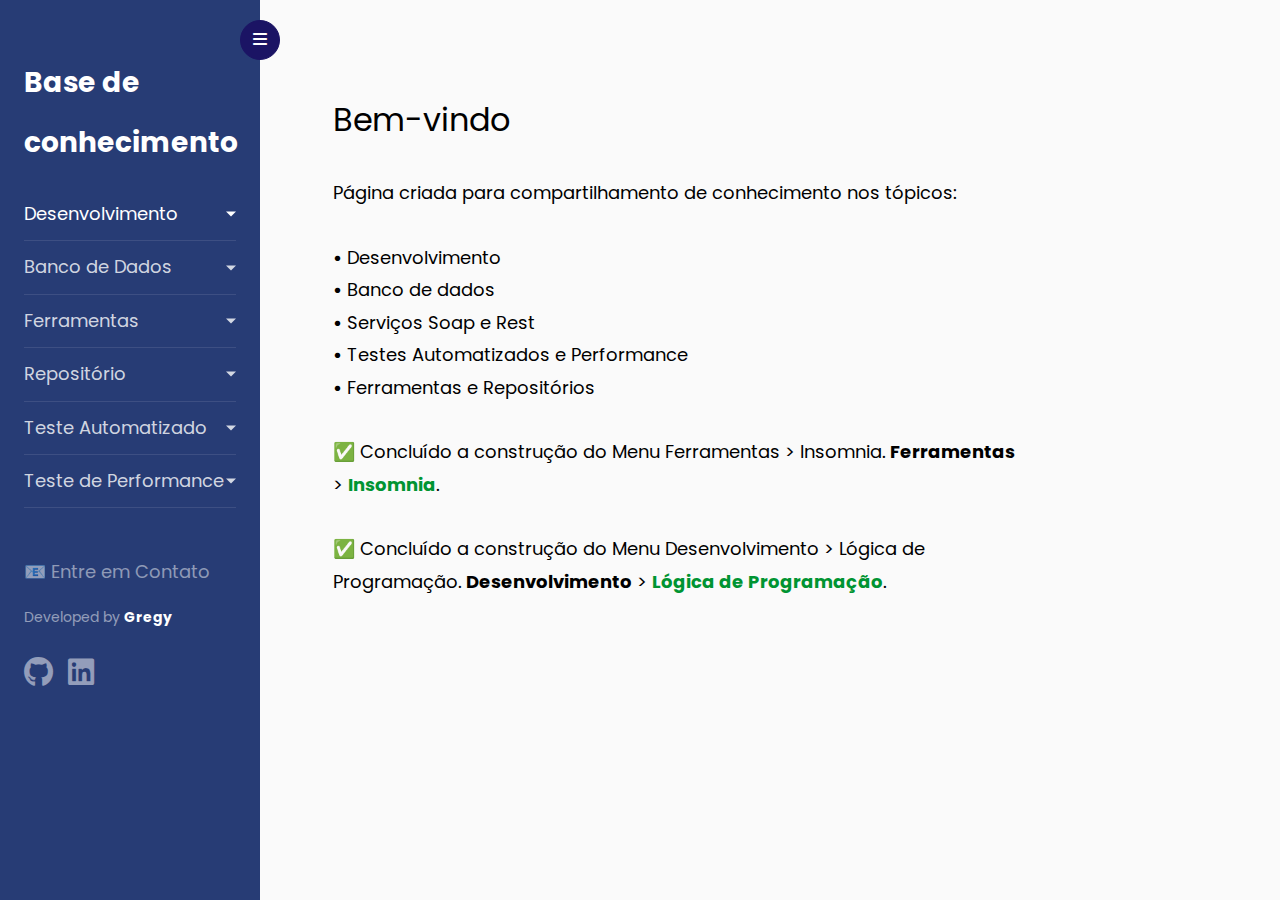
<file: index.html>
<!DOCTYPE html>
<html lang="pt-br">
  <head>
    <title>Base de conhecimento</title>
    <meta name="author" content="Gregory Henry" />
    <meta name="description" content="Base de conhecimento" />
    <meta charset="utf-8" />
    <meta /index.html name="viewport" content="width=device-width, initial-scale=1, shrink-to-fit=no" />

    <link href="https://fonts.googleapis.com/css?family=Poppins:300,400,500,600,700,800,900" rel="stylesheet" />
    <link rel="stylesheet" href="css/style.css" />
    <link rel="stylesheet" href="https://cdnjs.cloudflare.com/ajax/libs/font-awesome/6.3.0/css/all.min.css" />
  </head>

  <body>
    <div class="wrapper d-flex align-items-stretch">
      <nav id="sidebar">
        <div class="custom-menu">
          <button type="button" id="sidebarCollapse" class="btn btn-primary">
            <i class="fa fa-bars"></i>
            <span class="sr-only">Toggle Menu</span>
          </button>
        </div>

        <!– Menu –>
        <div class="p-4 pt-5">
          <h1>
            <!– Logo Texto –>
            <a href="pages/home.html" class="logo" target="iframe">Base de conhecimento</a>
          </h1>

          <!– Menu –>
          <ul class="list-unstyled components mb-5">
            <li class="active">
              <a href="#development" data-toggle="collapse" aria-expanded="false" class="dropdown-toggle menu-item">Desenvolvimento </a>
              <ul class="collapse list-unstyled development-submenu" id="development">
                <li>
                  <a class="textSize menu-link" href="pages/desenvolvimento/logicaDeProgramacao.html" target="iframe" onclick="return hideMenu()">Lógica de Programação</a>
                </li>
              </ul>
            </li>

            <li>
              <a href="#bddata" data-toggle="collapse" aria-expanded="false" class="dropdown-toggle menu-item">Banco de Dados</a>
              <ul class="collapse list-unstyled bddata-submenu" id="bddata">
                <li>
                  <a class="textSize menu-link" href="pages/home.html" target="iframe" onclick="return hideMenu()">MongoBD</a>
                </li>
                <li>
                  <a class="textSize menu-link" href="pages/home.html" target="iframe" onclick="return hideMenu()">MySql</a>
                </li>
                <li>
                  <a class="textSize menu-link" href="pages/home.html" target="iframe" onclick="return hideMenu()">Oracle</a>
                </li>
              </ul>
            </li>

            <li>
              <a href="#toolsSubmenu" data-toggle="collapse" aria-expanded="false" class="dropdown-toggle menu-item">Ferramentas</a>
              <ul class="collapse list-unstyled toolsSubmenu-submenu" id="toolsSubmenu">
                <li>
                  <a id="insomnia-link" class="textSize" href="pages/ferramentas/insomnia.html" target="iframe" onclick="return hideMenu()">Insomnia</a>
                </li>
                <li>
                  <a class="textSize menu-link" href="pages/home.html" target="iframe" onclick="return hideMenu()">Postman</a>
                </li>
                <li>
                  <a class="textSize menu-link" href="pages/home.html" target="iframe" onclick="return hideMenu()">SoapUI</a>
                </li>
                <li>
                  <a class="textSize menu-link" href="pages/home.html" target="iframe" onclick="return hideMenu()">Sql Developer</a>
                </li>
              </ul>
            </li>

            <li>
              <a href="#repository" data-toggle="collapse" aria-expanded="false" class="dropdown-toggle menu-item">Repositório</a>
              <ul class="collapse list-unstyled repository-submenu" id="repository">
                <li>
                  <a class="textSize menu-link" href="pages/home.html" target="iframe" onclick="return hideMenu()">Git</a>
                </li>
                <li>
                  <a class="textSize menu-link" href="pages/home.html" target="iframe" onclick="return hideMenu()">GitHub</a>
                </li>
                <li>
                  <a class="textSize menu-link" href="pages/home.html" target="iframe" onclick="return hideMenu()">GtLab</a>
                </li>
              </ul>
            </li>

            <li>
              <a href="#tAutomation" data-toggle="collapse" aria-expanded="false" class="dropdown-toggle menu-item">Teste Automatizado</a>
              <ul class="collapse list-unstyled tAutomation-submenu" id="tAutomation">
                <li>
                  <a class="textSize menu-link" href="pages/home.html" target="iframe" onclick="return hideMenu()">RPA</a>
                </li>
                <li>
                  <a class="textSize menu-link" href="pages/home.html" target="iframe" onclick="return hideMenu()">Selenium</a>
                </li>
              </ul>
            </li>

            <li>
              <a href="#performance" data-toggle="collapse" aria-expanded="false" class="dropdown-toggle menu-item">Teste de Performance</a>
              <ul class="collapse list-unstyled performance-submenu" id="performance">
                <li>
                  <a class="textSize menu-link" href="pages/home.html" target="iframe" onclick="return hideMenu()">Jmeter</a>
                </li>
              </ul>
            </li>
          </ul>

          <div class="footer">
            <p> <a id="contactMail" class="textSize" href="pages/contato/contato.html" target="iframe" onclick="return hideMenu()">📧 Entre em Contato</a></p>
            <p> Developed by <strong class="footer">Gregy</strong><br /> </p>
            <p>
              <a class="fontAwesomeIcon" href="https://github.com/GregyHenry" target="_blank"> <i class="fa-brands fa-github"></i></a>
              <a class="fontAwesomeIcon linkedin" href="https://www.linkedin.com/in/gregory-henry-mguimaraes/" target="_blank"><i class="fab fa-linkedin"></i></a>
            </p>
          </div>
        </div>
      </nav>

      <div id="content" class="p-4 p-md-5 pt-5">
        <iframe id="openPages" name="iframe" src="pages/home.html"></iframe>
      </div>
    </div>

    <script src="js/jquery.min.js"></script>
    <script src="js/popper.js"></script>
    <script src="js/bootstrap.min.js"></script>
    <script src="js/main.js"></script>
    <script src="js/enableCollapsibleMenu.js"></script>
    <script src="js/hideMenu.js"></script>
  </body>
</html>
</file>
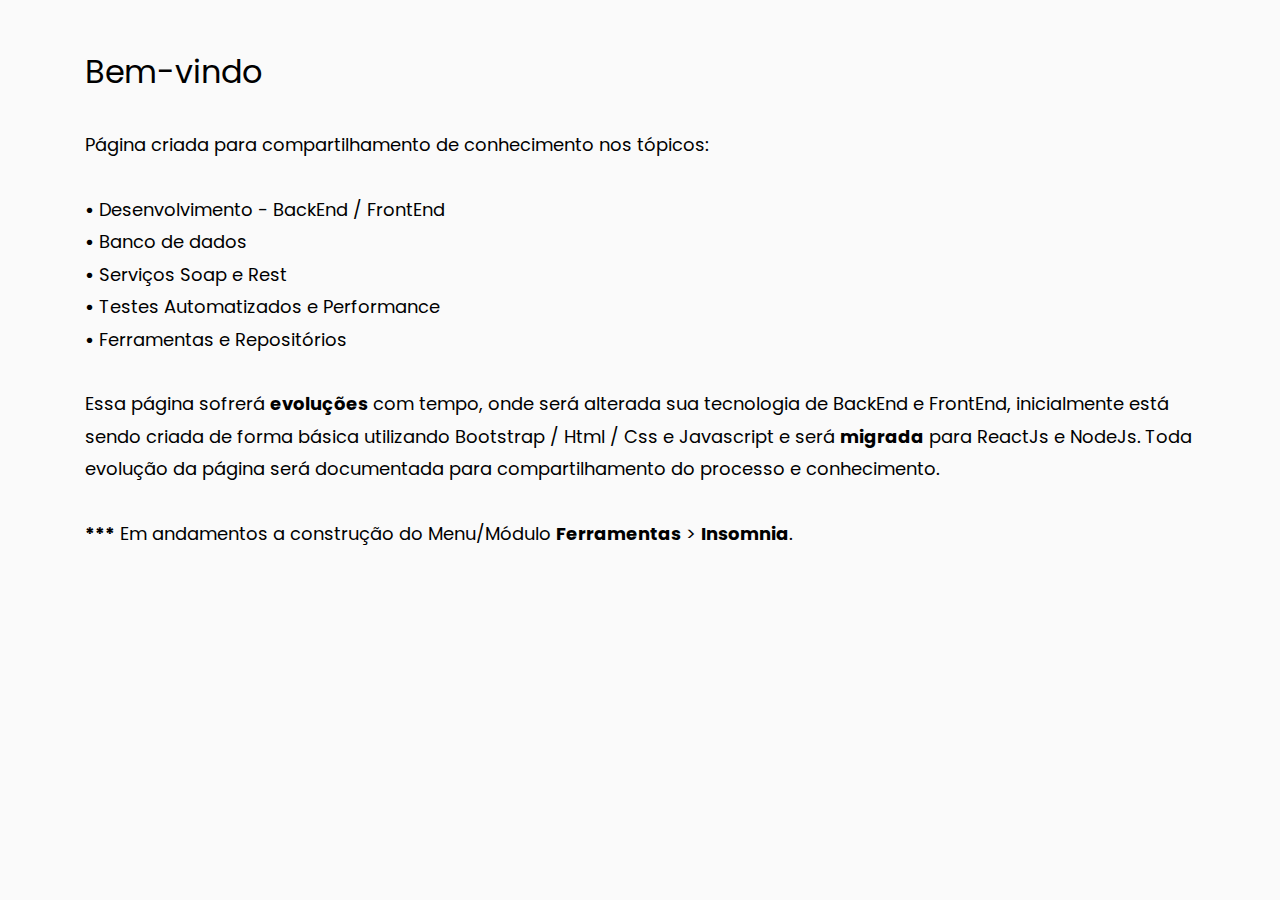
<file: homeIndex.html>
<!DOCTYPE html>
<html lang="en">

<head>
  <meta charset="utf-8" />
  <meta /index.html name="viewport" content="width=device-width,
    initial-scale=1, shrink-to-fit=no" />

  <link href="https://fonts.googleapis.com/css?family=Poppins:300,400,500,600,700,800,900" rel="stylesheet" />

  <link rel="stylesheet" href="https://stackpath.bootstrapcdn.com/font-awesome/4.7.0/css/font-awesome.min.css" />
  <link rel="stylesheet" href="/css/style.css" />
</head>

<body>
  <div class="wrapper d-flex align-items-stretch">
    <div id="content" class="p-4 p-md-5 pt-5">
      <!– Titulo da página –>
        <div class="container text-center">
          <div class="row rowHeader">
            <div class="col-auto me-auto">
              <h2 id="elementHTMLTitle">Bem-vindo</h2>
              <br>
              <p id="elementHTMLText">
                Página criada para compartilhamento de conhecimento nos tópicos:
                <br>
                <br>
                <strong>•</strong> Desenvolvimento - BackEnd / FrontEnd
                <br>
                <strong>•</strong> Banco de dados
                <br>
                <strong>•</strong> Serviços Soap e Rest
                <br>
                <strong>•</strong> Testes Automatizados e Performance
                <br>
                <strong>•</strong> Ferramentas e Repositórios
                <br>
                <br>
                Essa página sofrerá <strong>evoluções</strong> com tempo, onde será alterada sua tecnologia de BackEnd e
                FrontEnd,
                inicialmente está sendo
                criada de forma básica utilizando Bootstrap / Html / Css e Javascript e será <strong>migrada</strong>
                para
                ReactJs e
                NodeJs. Toda evolução da página será documentada para compartilhamento do processo e conhecimento.
                <br>
                <br>
                <strong class="menuStrCor">***</strong> Em andamentos a construção do Menu/Módulo
                <strong>Ferramentas</strong> >
                <strong class="menuStrCor">Insomnia</strong>.
              </p>
            </div>
          </div>
        </div>
    </div>
    <script src="js/jquery.min.js"></script>
    <script src="js/popper.js"></script>
    <script src="js/bootstrap.min.js"></script>
    <script src="js/main.js"></script>
    <script src="js/scrollUp.js"></script>
</body>

</html>
</file>
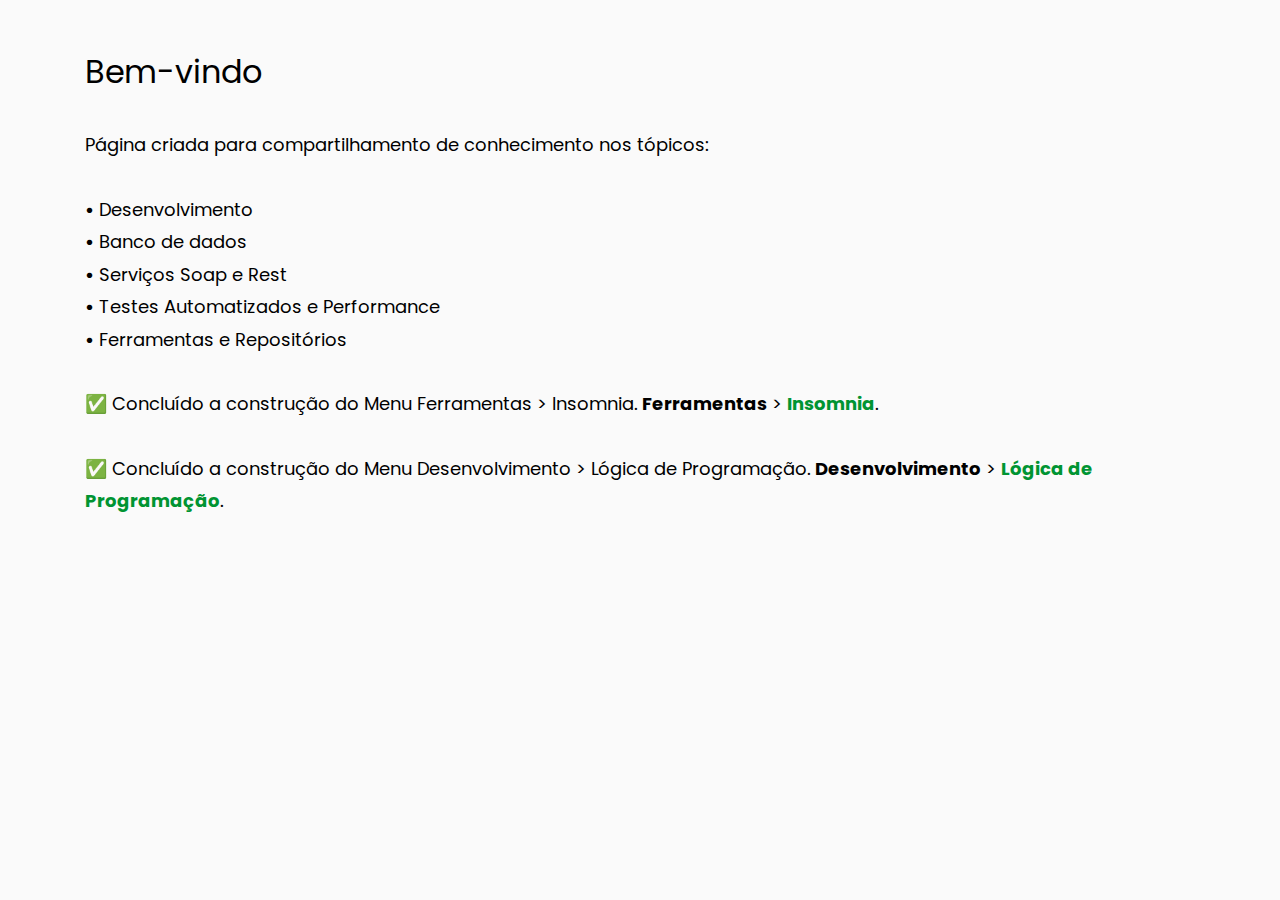
<file: pages/home.html>
<!DOCTYPE html>
<html lang="pt-br">
  <head>
    <meta charset="utf-8" />
    <meta /index.html name="viewport" content="width=device-width, initial-scale=1, shrink-to-fit=no" />

    <link href="https://fonts.googleapis.com/css?family=Poppins:300,400,500,600,700,800,900" rel="stylesheet" />

    <link rel="stylesheet" href="https://stackpath.bootstrapcdn.com/font-awesome/4.7.0/css/font-awesome.min.css" />
    <link rel="stylesheet" href="../css/style.css" />
  </head>

  <body>
    <div class="wrapper d-flex align-items-stretch">
      <div id="content" class="p-4 p-md-5 pt-5">
        <!– Titulo da página –>
        <div class="container text-center">
          <div class="row rowHeader">
            <div class="col-auto me-auto">
              <h2 id="elementHTMLTitle">Bem-vindo</h2>
              <br />
              <p id="elementHTMLText">
                Página criada para compartilhamento de conhecimento nos tópicos:
                <br />
                <br />
                <strong>•</strong> Desenvolvimento
                <br />
                <strong>•</strong> Banco de dados
                <br />
                <strong>•</strong> Serviços Soap e Rest
                <br />
                <strong>•</strong> Testes Automatizados e Performance
                <br />
                <strong>•</strong> Ferramentas e Repositórios
                <br />
                <br />
                <strong class="completedAction">✅</strong> Concluído a construção do Menu Ferramentas > Insomnia. <strong>Ferramentas</strong> > <strong class="completedAction">Insomnia</strong>.
                <br />
                <br />
                <strong class="actionInProgress">✅</strong> Concluído a construção do Menu Desenvolvimento > Lógica de Programação. <strong>Desenvolvimento</strong> > <strong class="completedAction">Lógica de Programação</strong>.
              </p>
            </div>
          </div>
        </div>
      </div>
      <script src="../js/jquery.min.js"></script>
      <script src="../js/popper.js"></script>
      <script src="../js/bootstrap.min.js"></script>
      <script src="../js/main.js"></script>
      <script src="../js/scrollUp.js"></script>
    </div>
  </body>
</html>
</file>
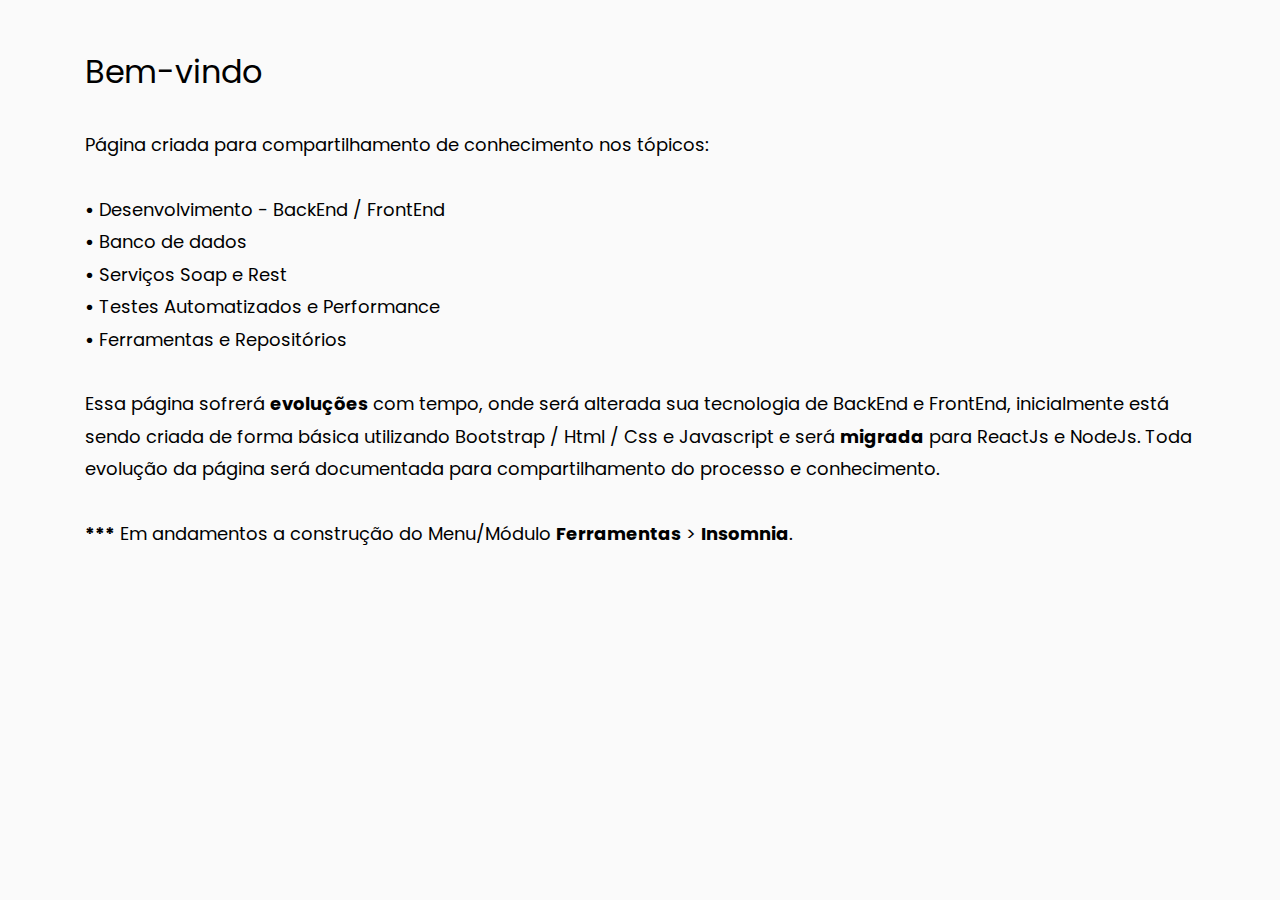
<file: pages/homeIndex.html>
<!DOCTYPE html>
<html lang="en">

<head>
  <meta charset="utf-8" />
  <meta /index.html name="viewport" content="width=device-width,
    initial-scale=1, shrink-to-fit=no" />

  <link href="https://fonts.googleapis.com/css?family=Poppins:300,400,500,600,700,800,900" rel="stylesheet" />

  <link rel="stylesheet" href="https://stackpath.bootstrapcdn.com/font-awesome/4.7.0/css/font-awesome.min.css" />
  <link rel="stylesheet" href="../css/style.css" />
</head>

<body>
  <div class="wrapper d-flex align-items-stretch">
    <div id="content" class="p-4 p-md-5 pt-5">
      <!– Titulo da página –>
        <div class="container text-center">
          <div class="row rowHeader">
            <div class="col-auto me-auto">
              <h2 id="elementHTMLTitle">Bem-vindo</h2>
              <br>
              <p id="elementHTMLText">
                Página criada para compartilhamento de conhecimento nos tópicos:
                <br>
                <br>
                <strong>•</strong> Desenvolvimento - BackEnd / FrontEnd
                <br>
                <strong>•</strong> Banco de dados
                <br>
                <strong>•</strong> Serviços Soap e Rest
                <br>
                <strong>•</strong> Testes Automatizados e Performance
                <br>
                <strong>•</strong> Ferramentas e Repositórios
                <br>
                <br>
                Essa página sofrerá <strong>evoluções</strong> com tempo, onde será alterada sua tecnologia de BackEnd e
                FrontEnd,
                inicialmente está sendo
                criada de forma básica utilizando Bootstrap / Html / Css e Javascript e será <strong>migrada</strong>
                para
                ReactJs e
                NodeJs. Toda evolução da página será documentada para compartilhamento do processo e conhecimento.
                <br>
                <br>
                <strong class="menuStrCor">***</strong> Em andamentos a construção do Menu/Módulo
                <strong>Ferramentas</strong> >
                <strong class="menuStrCor">Insomnia</strong>.
              </p>
            </div>
          </div>
        </div>
    </div>
    <script src="../js/jquery.min.js"></script>
    <script src="../js/popper.js"></script>
    <script src="../js/bootstrap.min.js"></script>
    <script src="../js/main.js"></script>
    <script src="../js/scrollUp.js"></script>
</body>

</html>
</file>
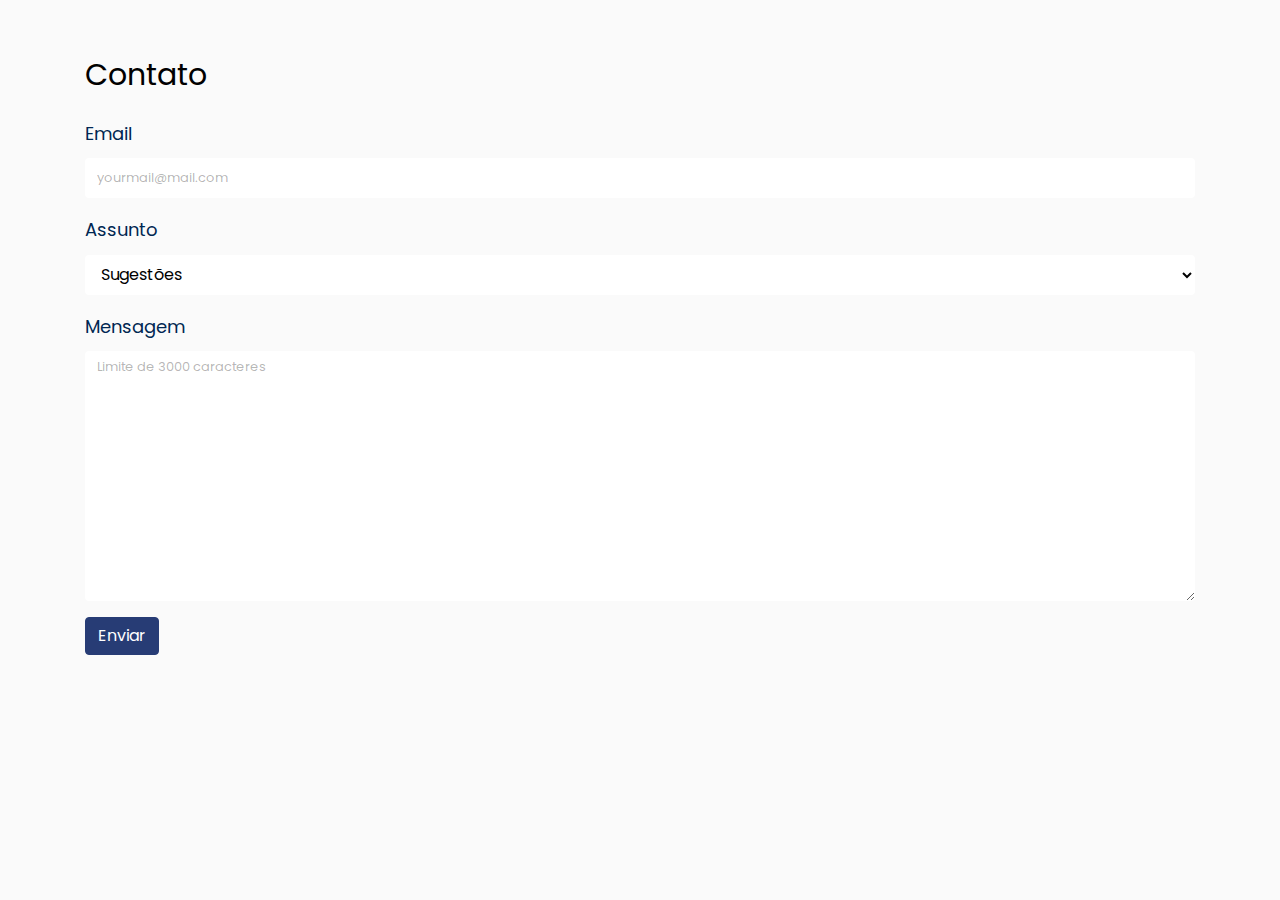
<file: pages/contato/contato.html>
<!DOCTYPE html>
<html lang="pt-br">
  <head>
    <meta charset="utf-8" />
    <meta /index.html name="viewport" content="width=device-width, initial-scale=1, shrink-to-fit=no" />

    <link href="https://fonts.googleapis.com/css?family=Poppins:300,400,500,600,700,800,900" rel="stylesheet" />

    <link rel="stylesheet" href="https://stackpath.bootstrapcdn.com/font-awesome/4.7.0/css/font-awesome.min.css" />
    <link rel="stylesheet" href="../../css/style.css" />

    <script src="https://cdn.emailjs.com/sdk/2.3.2/email.min.js"></script>
  </head>

  <body>
    <div class="wrapper d-flex align-items-stretch">
      <div id="content" class="p-4 p-md-5 pt-5">
        <!-- Titulo da página -->
        <div class="container text-center">
          <div class="row rowHeader">
            <div class="col-auto me-auto">
              <p class="iframeTitle">Contato</p>
            </div>
          </div>

          <form id="form">
            <div class="form-group">
              <div class="form-group">
                <label for="mail">Email</label>
                <input type="email" class="form-control" id="mail" placeholder="yourmail@mail.com" name="mail" />
              </div>
            </div>

            <div class="form-group">
              <label for="subject">Assunto</label>
              <select class="form-control" id="subject" name="subject">
                <option>Sugestões</option>
                <option>Melhorias/Correções</option>
                <option>Dúvidas</option>
                <option>Contato Profissional</option>
              </select>
            </div>

            <div class="form-group">
              <label for="textMail">Mensagem</label>
              <textarea class="form-control textMail" id="textMail" name="textMail" maxlength="3000" placeholder="Limite de 3000 caracteres"></textarea>
            </div>

            <button type="submit" class="btn btn-primary colorBtnSendMail">Enviar</button>
            <div id="sucessMessage" class="sendMailSucess d-none"><strong>E-mail enviado com sucesso!</strong></div>
            <div id="failedMessage" class="sendMailFailed d-none"><strong>Houve um erro ao enviar o e-mail. Tente novamente mais tarde!</strong></div>
          </form>
        </div>
      </div>
    </div>

    <script src="../../js/jquery.min.js"></script>
    <script src="../../js/popper.js"></script>
    <script src="../../js/bootstrap.min.js"></script>
    <script src="../../js/main.js"></script>
    <script src="../../js/validateForm.js" defer></script>
    <script src="../../js/validateMail.js" defer></script>
    <script src="../../pages/contato/email.js" defer></script>
    <script src="../../js/scrollUp.js"></script>
  </body>
</html>
</file>
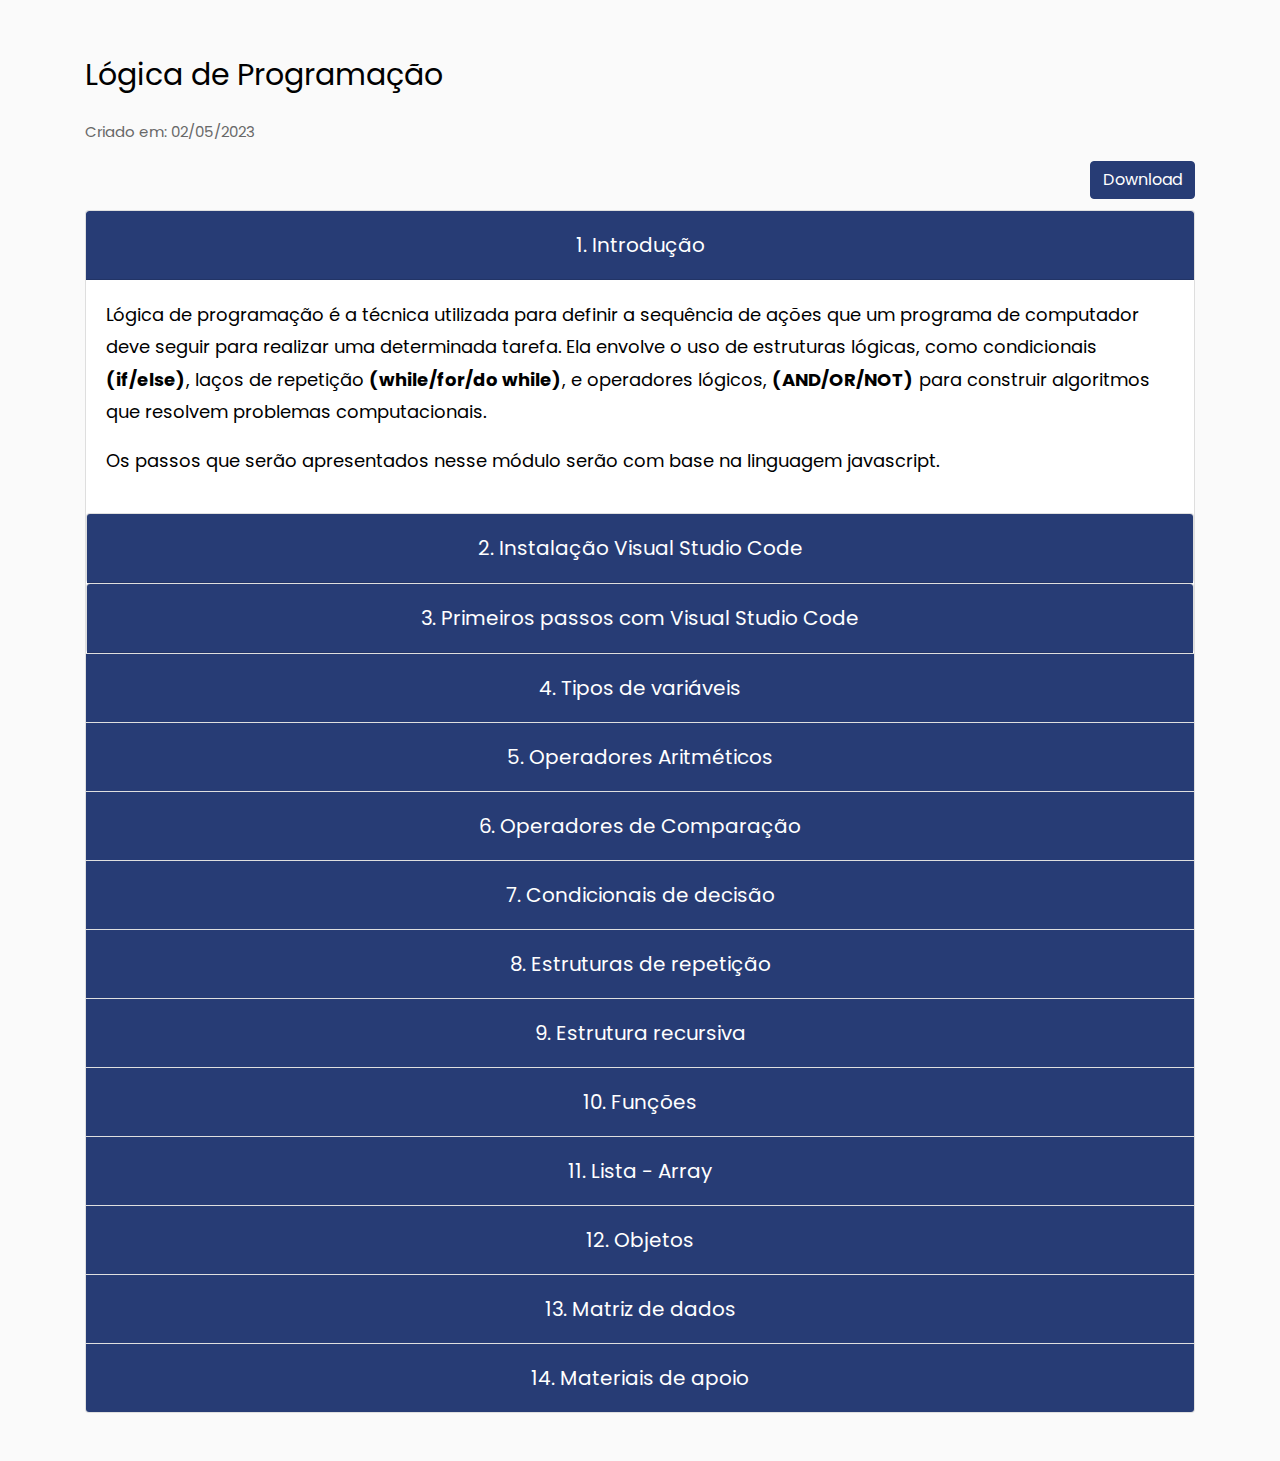
<file: pages/desenvolvimento/logicaDeProgramacao.html>
<!DOCTYPE html>
<html lang="pt-br">
  <head>
    <meta charset="utf-8" />
    <meta /index.html name="viewport" content="width=device-width, initial-scale=1, shrink-to-fit=no" />

    <link href="https://fonts.googleapis.com/css?family=Poppins:300,400,500,600,700,800,900" rel="stylesheet" />

    <link rel="stylesheet" href="https://stackpath.bootstrapcdn.com/font-awesome/4.7.0/css/font-awesome.min.css" />
    <link rel="stylesheet" href="../../css/style.css" />
  </head>

  <body>
    <div class="wrapper d-flex align-items-stretch">
      <div id="content" class="p-4 p-md-5 pt-5">
        <!-- Titulo da página  -->
        <div class="container text-center">
          <div class="row rowHeader">
            <div class="col-auto me-auto">
              <p class="iframeTitle">Lógica de Programação</p>
              <p class="iframeDate">Criado em: 02/05/2023</p>
            </div>
          </div>

          <div class="btnPDF">
            <button id="download-button" type=" button" class="btn btn-primary">Download</button>
          </div>

          <!-- Criando Accordion para montagem do Collapse -->
          <div class="accordion" id="accordionMaster">
            <div class="card">
              <div class="card-header cardColor" id="headingOne">
                <h5 class="mb-0">
                  <!-- Criando primera sessão -->
                  <button class="btn btn-link titleCor" type="button" data-toggle="collapse" data-target="#collapseOne" aria-expanded="true" aria-controls="collapseOne" onclick="scrollUp()">1. Introdução</button>
                </h5>
              </div>

              <div id="collapseOne" class="collapse show" aria-labelledby="headingOne" data-parent="#accordionMaster">
                <div class="card-body textCard imagesDefault">
                  <p>
                    Lógica de programação é a técnica utilizada para definir a sequência de ações que um programa de computador deve seguir para realizar uma determinada tarefa. Ela envolve o uso de estruturas lógicas, como condicionais
                    <strong>(if/else)</strong>, laços de repetição <strong>(while/for/do while)</strong>, e operadores lógicos, <strong>(AND/OR/NOT)</strong> para construir algoritmos que resolvem problemas computacionais.
                  </p>
                  <p>Os passos que serão apresentados nesse módulo serão com base na linguagem javascript.</p>
                </div>
              </div>

              <!-- Criando segunda sessão  -->
              <div class="card">
                <div class="card-header cardColor" id="headingTwo">
                  <h5 class="mb-0">
                    <button class="btn btn-link collapsed titleCor" type="button" data-toggle="collapse" data-target="#collapseTwo" aria-expanded="false" aria-controls="collapseTwo" onclick="scrollUp()">
                      2. Instalação Visual Studio Code
                    </button>
                  </h5>
                </div>

                <div id="collapseTwo" class="collapse" aria-labelledby="headingTwo" data-parent="#accordionMaster">
                  <div class="card-body textCard imagesDefault">
                    <p>
                      Realize o download do Visual Studio Code no site
                      <a class="collapseUrl" href="https://code.visualstudio.com/download" target="_blank">https://code.visualstudio.com/download</a>:
                    </p>
                    <p>
                      <img src="../../images/pages/desenvolvimento/LogicaProgramacao/topico2/01_Instalacao.jpg" alt="Site do Visual Studio Code demonstrando as opcões de download" \ />
                    </p>
                    <span>Realize a instalação padrão.</span>
                  </div>
                </div>
              </div>

              <!-- Criando terceira sessão  -->
              <div class="card">
                <div class="card-header cardColor" id="headingThree">
                  <h5 class="mb-0">
                    <button class="btn btn-link collapsed titleCor" type="button" data-toggle="collapse" data-target="#collapseThree" aria-expanded="false" aria-controls="collapseThree" onclick="scrollUp()"
                      >3. Primeiros passos com Visual Studio Code</button
                    >
                  </h5>
                </div>

                <div id="collapseThree" class="collapse" aria-labelledby="headingThree" data-parent="#accordionMaster">
                  <div class="card-body textCard imagesDefault">
                    <p>Crie uma pasta vazia no diretório que melhor desejar e após abra o <strong>Visual Studio Code</strong> e realize os passos abaixo para abrir a pasta criada:</p>

                    <p>
                      <img src="../../images/pages/desenvolvimento/LogicaProgramacao/topico3/01_firstStep.jpg" alt="Abrindo a seleção de pasta no Visual Studio Code" />
                    </p>

                    <p>Selecione a pasta que você criou:</p>

                    <p>
                      <img src="../../images/pages/desenvolvimento/LogicaProgramacao/topico3/02_selectFolder.jpg" alt="Visual Studio Code apresenta opção para selecionar pasta" />
                    </p>

                    <p>Crie um arquivo HTML conforme abaixo, insira o nome index.html:</p>

                    <p>
                      <img src="../../images/pages/desenvolvimento/LogicaProgramacao/topico3/03_createFileHtml.jpg" alt="Criando arquivo html com nome index.js" />
                    </p>

                    <p>Inseria a tag exclamação (<strong>!</strong>) e após selecione a primeira opção para criar a estrutura base do HTML:</p>

                    <p>
                      <img src="../../images/pages/desenvolvimento/LogicaProgramacao/topico3/04_selectHtml5.jpg" alt="Criando base html 5 utilizando tag exclamação" />
                    </p>

                    <p>Preencha a tag <strong>lang</strong> com valor “pt-br” e altere a tag <strong>title</strong> para o valor desejado:</p>

                    <p>
                      <img src="../../images/pages/desenvolvimento/LogicaProgramacao/topico3/05_configPage.jpg" alt="Alterando tags lang para pt-br e inserindo um title com nome desejado" />
                    </p>

                    <p>Crie um arquivo javascript com nome script.js:</p>

                    <p>
                      <img src="../../images/pages/desenvolvimento/LogicaProgramacao/topico3/06-createFileJs.jpg" alt="Criando um arquivo javascript com nome script.js" />
                    </p>

                    <p>Inseria a tag <strong>script</strong> dentro do body conforme abaixo:</p>

                    <p>
                      <img src="../../images/pages/desenvolvimento/LogicaProgramacao/topico3/07_createElementScript.jpg" alt="Criando a tag script para inserir o arquivo script.js criado no passo anterior" />
                    </p>

                    <p>No arquivo <strong>script.js</strong> crie um <strong>alert</strong> conforme abaixo para teste se o script está funcional com HTML para ser validado nos próximos passos:</p>

                    <p>
                      <img src="../../images/pages/desenvolvimento/LogicaProgramacao/topico3/08_jsAlert.jpg" alt="Criando um alert no arquivo script.js" />
                    </p>

                    <p>"<strong>Alert</strong>" é um método em javaScript que permite exibir uma mensagem na forma de uma caixa de diálogo ao usuário em um navegador da web. </p>

                    <p>
                      No seu diretório criado no computador clique sobre o arquivo <strong>index.html</strong> e será aberto no seu navegador, se tudo estiver configurado corretamente conforme os passos orientados anteriormente deverá
                      apresentar o <strong>alert</strong> criado conforme abaixo:
                    </p>
                  </div>
                </div>
              </div>
            </div>

            <!-- Criando quarta sessão  -->
            <div class="card">
              <div class="card-header cardColor" id="headingFour">
                <h5 class="mb-0">
                  <button class="btn btn-link collapsed titleCor" type="button" data-toggle="collapse" data-target="#collapseFour" aria-expanded="false" aria-controls="collapseFour" onclick="scrollUp()">4. Tipos de variáveis</button>
                </h5>
              </div>

              <div id="collapseFour" class="collapse" aria-labelledby="headingFour" data-parent="#accordionMaster">
                <div class="card-body textCard imagesDefault">
                  <p>Uma variável é um espaço de memória nomeado que é usado para armazenar um valor em um programa de computador.</p>

                  <p>Principais variáveis que vamos utilizar durante as etapas são:</p>

                  <ul>
                    <li type="square"><strong>String:</strong> Utilizada para armazenar texto.</li>
                    <li type="square"><strong>Number:</strong> Utilizada para armazenar números inteiros e reais.</li>
                    <li type="square"><strong>Boolean:</strong> Utilizada para armazenar um valor lógico de verdadeiro e falso.</li>
                    <li type="square"><strong>Array:</strong> Utilizada para criar e armazenar listas de dados.</li>
                    <li type="square"><strong>Object:</strong> Utilizada para criar e armazenar um objeto.</li>
                    <li type="square"><strong>Date:</strong> Utilizada para armazenar datas.</li>
                  </ul>

                  <p>No arquivo script.js realize a declaração das variáveis de exemplo para fixação conforme abaixo: </p>

                  <p>
                    <img src="../../images/pages/desenvolvimento/LogicaProgramacao/topico4/01_createVar.jpg" alt="Criando as variaveis no arquivo script.js" />
                  </p>

                  <p
                    >Uma variável sempre inicia com a palavra <strong>var</strong>(variável global, pode ser acessada qualquer parte do código do javascript) ou <strong>let</strong>(variável de bloco, pode ser acessada apenas no bloco que
                    foi declarada no javascript). Após vamos inserir o nome para variável, onde sempre precisa iniciar com um caractere e pode seguir os modelos de escrita <strong>Camel Case</strong>, <strong>Pascal Case</strong> e
                    <strong>Snake Case</strong>, por fim inserir o valor para a variável.
                  </p>

                  <p>Os modelos de escrita de variáveis:</p>

                  <ul>
                    <li type="square"
                      >Camel Case - A primeira palavra começa com letra minúscula e a primeira letra de cada palavra subsequente é escrita em maiúscula, sem espaços ou outros separadores. Exemplo: var <strong>mediaAluno</strong> = 6.5
                    </li>
                    <li type="square"
                      >Pascal Case - A primeira palavra começa com letra maiúscula e a primeira letra de cada palavra subsequente é escrita em maiúscula, sem espaços ou outros separadores. Exemplo: var <strong>MediaAluno</strong> = 5.3
                    </li>
                    <li type="square">Snake Case - Todas as letras são minúsculas e as palavras são separadas por um sublinhado. Exemplo: var <strong>media_aluno</strong> = 3.2</li>
                  </ul>

                  <p
                    >Lembre-se de que a escolha do modelo de escrita deve ser consistente em todo o seu código, para garantir que seus identificadores sejam facilmente compreensíveis e legíveis para outros desenvolvedores que possam
                    trabalhar no mesmo projeto.</p
                  >

                  <p
                    >Dentro do alert vamos inserir a crase ( <strong>`</strong> ) para conseguir concatenar de maneira mais limpa nosso texto com nossas variáveis, onde as variáveis deve ser inserido com cifrão ( <strong>$</strong> ) e
                    inserido dentro de chaves ( <strong>{</strong> ):</p
                  >

                  <p>
                    <img src="../../images/pages/desenvolvimento/LogicaProgramacao/topico4/02_alertMsg.jpg" alt="Criando alert para visualizar as variaveis do item anterior" />
                  </p>

                  <p>Abra o seu arquivo index.html no seu navegador e será apresentandos os alerts das variáveis que criamos:</p>

                  <p>
                    <img src="../../images/pages/desenvolvimento/LogicaProgramacao/topico4/03_alertNav.jpg" alt="Alerta demonstrando no navegador para o usuário" />
                  </p>

                  <p
                    ><strong>Nota:</strong> Foi criado o alert da variável data apenas para apresentar o dia, mês e ano. Assim utilizamos só parte da variável retirando horário e concatenando com a barra ( <strong>/</strong> ) para separar
                    os dados. <strong>Exemplo:</strong> dataAtual.getDay() + "/" + dataAtual.getMonth() + "/" + dataAtual.getFullYear()
                  </p>
                </div>
              </div>
            </div>

            <!-- Criando quinta sessão  -->
            <div class="card">
              <div class="card-header cardColor" id="headingFive">
                <h5 class="mb-0">
                  <button class="btn btn-link collapsed titleCor" type="button" data-toggle="collapse" data-target="#collapseFive" aria-expanded="false" aria-controls="collapseFive" onclick="scrollUp()">5. Operadores Aritméticos</button>
                </h5>
              </div>

              <div id="collapseFive" class="collapse" aria-labelledby="headingFive" data-parent="#accordionMaster">
                <div class="card-body textCard imagesDefault">
                  <p>Os operadores aritméticos são usados em javaScript para realizar operações matemáticas em valores numéricos.</p>

                  <p><strong>Exemplo de Soma:</strong></p>

                  <p>
                    <img src="../../images/pages/desenvolvimento/LogicaProgramacao/topico5/01_addNumber.jpg" alt="Somando de 2 numeros e acrescentando em uma nova variavel soma" />
                  </p>

                  <p>Valor apresentado no alert (Página index.html no navegador):</p>

                  <p>
                    <img src="../../images/pages/desenvolvimento/LogicaProgramacao/topico5/02_addNumberAlert.jpg" alt="Apresentando a soma no navegador para o usuário" />
                  </p>

                  <p><strong>Exemplo de Subtração:</strong></p>

                  <p>
                    <img src="../../images/pages/desenvolvimento/LogicaProgramacao/topico5/03_subNumber.jpg" alt="Subtração de 2 numeros e acrescentando em uma nova variavel subtracao" />
                  </p>

                  <p>Valor apresentado no alert (Página index.html no navegador):</p>

                  <p>
                    <img src="../../images/pages/desenvolvimento/LogicaProgramacao/topico5/04_subNumberAlert.jpg" alt="Apresentando a subtraçao no navegador para o usuário" />
                  </p>

                  <p><strong>Exemplo de Multiplicação:</strong></p>

                  <p>
                    <img src="../../images/pages/desenvolvimento/LogicaProgramacao/topico5/05_multNumber.jpg" alt="Multiplicação de 2 numeros e acrescentando em uma nova variavel multiplicacao" />
                  </p>

                  <p>Valor apresentado no alert (Página index.html no navegador):</p>

                  <p>
                    <img src="../../images/pages/desenvolvimento/LogicaProgramacao/topico5/06_multNumberAlert.jpg" alt="Apresentando a multiplicação no navegador para o usuário" />
                  </p>

                  <p><strong>Exemplo de Divisão:</strong></p>

                  <p>
                    <img src="../../images/pages/desenvolvimento/LogicaProgramacao/topico5/07_divNumber.jpg" alt="Divisão de 2 numeros e acrescentando em uma nova variavel divisao" />
                  </p>

                  <p>Valor apresentado no alert (Página index.html no navegador):</p>

                  <p>
                    <img src="../../images/pages/desenvolvimento/LogicaProgramacao/topico5/08_divNumberAlert.jpg" alt="Apresentando a divisão no navegador para o usuário" />
                  </p>

                  <p><strong>Exemplo de Resto da divisão (Remainder - Módulo):</strong></p>

                  <p>
                    <img src="../../images/pages/desenvolvimento/LogicaProgramacao/topico5/09_restNumber.jpg" alt="Resto da divisão de 2 numeros e acrescentando em uma nova variavel resto" />
                  </p>

                  <p>Valor apresentado no alert (Página index.html no navegador):</p>

                  <p>
                    <img src="../../images/pages/desenvolvimento/LogicaProgramacao/topico5/10_restNumberAlert.jpg" alt="Apresentando o resto da divisão no navegador para o usuário" />
                  </p>

                  <p><strong>Exemplo de exponencial:</strong></p>

                  <p>
                    <img src="../../images/pages/desenvolvimento/LogicaProgramacao/topico5/11_expNumber.jpg" alt="Exponencial de 2 numeros e acrescentando em uma nova variavel exponencial" />
                  </p>

                  <p>Valor apresentado no alert (Página index.html no navegador):</p>

                  <p>
                    <img src="../../images/pages/desenvolvimento/LogicaProgramacao/topico5/12_expNumberAlert.jpg" alt="Apresentando o exponencial no navegador para o usuário" />
                  </p>

                  <p><strong>Exemplo de Incremento (Adiciona um ao seu operando):</strong></p>

                  <p>
                    <img src="../../images/pages/desenvolvimento/LogicaProgramacao/topico5/13_incNumber.jpg" alt="Incremento de 1 numero" />
                  </p>

                  <p>Valor apresentado no alert (Página index.html no navegador):</p>

                  <p>
                    <img src="../../images/pages/desenvolvimento/LogicaProgramacao/topico5/14_incNumberAlert.jpg" alt="Apresentando o incremento no navegador para o usuário" />
                  </p>

                  <p><strong>Exemplo de Decremento (Subtrai um ao seu operando):</strong></p>

                  <p>
                    <img src="../../images/pages/desenvolvimento/LogicaProgramacao/topico5/15_decNumber.jpg" alt="Decremento de 1 numero" />
                  </p>

                  <p>Valor apresentado no alert (Página index.html no navegador):</p>

                  <p>
                    <img src="../../images/pages/desenvolvimento/LogicaProgramacao/topico5/16_decNumberAlert.jpg" alt="Apresentando o decremento no navegador para o usuário" />
                  </p>

                  <p><strong>Exercício:</strong></p>

                  <p>Leia 3 valores, no caso, variáveis nota1, nota2 e nota3, que são as três notas de um aluno. A seguir, calcule a média do aluno.</p>

                  <p>
                    <img src="../../images/pages/desenvolvimento/LogicaProgramacao/topico5/17_mediaNumber.jpg" alt="Resolução do Exercício" />
                  </p>

                  <p>Valor apresentado no alert (Página index.html no navegador):</p>

                  <p>
                    <img src="../../images/pages/desenvolvimento/LogicaProgramacao/topico5/18_mediaNumberAlert.jpg" alt="Apresentando a média no navegador para o usuário" />
                  </p>

                  <p>
                    Para se aprofundar mais sobre operadores pode ser consultado o material oficial da Mozilla Developer Org:
                    <a class="collapseUrl" href="https://developer.mozilla.org/pt-BR/docs/Web/JavaScript/Guide/Expressions_and_Operators" target="_blank"
                      >https://developer.mozilla.org/pt-BR/docs/Web/JavaScript/Guide/Expressions_and_Operators</a
                    >:
                  </p>
                </div>
              </div>
            </div>

            <!-- Criando sexto sessão  -->
            <div class="card">
              <div class="card-header cardColor" id="headingSix">
                <h5 class="mb-0">
                  <button class="btn btn-link collapsed titleCor" type="button" data-toggle="collapse" data-target="#collapseSix" aria-expanded="false" aria-controls="collapseSix" onclick="scrollUp()">6. Operadores de Comparação</button>
                </h5>
              </div>

              <div id="collapseSix" class="collapse" aria-labelledby="headingSix" data-parent="#accordionMaster">
                <div class="card-body textCard imagesDefault">
                  <p>
                    Os operadores de comparação são usados para comparar dois valores e determinar se eles são iguais, diferentes, maiores, menores, maiores ou iguais, ou menores ou iguais. Os operadores de comparação retornam um valor
                    booleano (true ou false) que indica se a comparação é verdadeira ou falsa.</p
                  >

                  <p><strong>Exemplo do operador Igual:</strong></p>

                  <p>Operador de igual valida se os dados são iguais, foi criado duas variáveis uma sendo número e outra sendo string contendo valores 10, retorno da expressão vai retornar verdadeiro.</p>

                  <p>
                    <img src="../../images/pages/desenvolvimento/LogicaProgramacao/topico6/01_equalOpe.jpg" alt="Demonstrando o operador igual" />
                  </p>

                  <p>Valor apresentado no alert (Página index.html no navegador)</p>

                  <p>
                    <img src="../../images/pages/desenvolvimento/LogicaProgramacao/topico6/02_equalOpeAlert.jpg" alt="Apresentado para o usuário o retorno do operador igual" />
                  </p>

                  <p><strong>Exemplo do operador Não igual:</strong></p>

                  <p>Operador de não igual valida se os dados são diferentes, no caso as duas variáveis contém os valores 10, retorno da expressão vai retornar falso, se fosse valores diferentes retornaria true.</p>

                  <p>
                    <img src="../../images/pages/desenvolvimento/LogicaProgramacao/topico6/03_notEqualOpe.jpg" alt="Demonstrando o operador não igual" />
                  </p>

                  <p>Valor apresentado no alert (Página index.html no navegador)</p>

                  <p>
                    <img src="../../images/pages/desenvolvimento/LogicaProgramacao/topico6/04_notEqualOpeAlert.jpg" alt="Apresentado para o usuário o retorno do operador não igual" />
                  </p>

                  <p><strong>Exemplo do operador Estritamente igual:</strong></p>

                  <p>Retorna verdadeiro caso os operandos sejam iguais e do mesmo tipo. No caso do exemplo irá retornar falso, pois o conteúdo é igual 10, porém o tipo é diferente um é string outro number.</p>

                  <p>
                    <img src="../../images/pages/desenvolvimento/LogicaProgramacao/topico6/05_extrEqualOpe.jpg" alt="Demonstrando o operador estritamente igual" />
                  </p>

                  <p>Valor apresentado no alert (Página index.html no navegador)</p>

                  <img src="../../images/pages/desenvolvimento/LogicaProgramacao/topico6/06_extrEqualOpeAlert.jpg" alt="Apresentado para o usuário o retorno do operador estritamente igual" />

                  <p><strong>Exemplo do operador Estritamente não igual:</strong></p>

                  <p>Retorna verdadeiro caso os operandos não sejam iguais e/ou não sejam do mesmo tipo. No caso do exemplo irá retornar true, pois o conteúdo é igual 10, porém o tipo é diferente um é string outro number.</p>

                  <p>
                    <img src="../../images/pages/desenvolvimento/LogicaProgramacao/topico6/07_extrNotEqualOpe.jpg" alt="Demonstrando o operador estritamente não igual" />
                  </p>

                  <p>Valor apresentado no alert (Página index.html no navegador)</p>

                  <p>
                    <img src="../../images/pages/desenvolvimento/LogicaProgramacao/topico6/08_extrNotEqualOpeAlert.jpg" alt="Apresentado para o usuário o retorno do operador estritamente não igual" />
                  </p>

                  <p><strong>Exemplo do operador Maior que:</strong></p>

                  <p>Retorna verdadeiro caso o operando da esquerda seja maior que o da direita. No caso do exemplo irá retornar false, pois o conteúdo é igual 10 e não maior ou menor.</p>

                  <p>
                    <img src="../../images/pages/desenvolvimento/LogicaProgramacao/topico6/09_bigOpe.jpg" alt="Demonstrando o operador maior que" />
                  </p>

                  <p>Valor apresentado no alert (Página index.html no navegador)</p>

                  <p>
                    <img src="../../images/pages/desenvolvimento/LogicaProgramacao/topico6/10_bigOpeAlert.jpg" alt="Apresentado para o usuário o retorno do operador maior que" />
                  </p>

                  <p><strong>Exemplo do operador Maior que ou igual:</strong></p>

                  <p>Retorna verdadeiro caso o operando da esquerda seja maior ou igual ao da direita. No caso do exemplo irá retornar true, pois o conteúdo é igual 10.</p>

                  <p>
                    <img src="../../images/pages/desenvolvimento/LogicaProgramacao/topico6/11_bigEqualOpe.jpg" alt="Demonstrando o operador maior que ou igual" />
                  </p>

                  <p>Valor apresentado no alert (Página index.html no navegador)</p>

                  <p>
                    <img src="../../images/pages/desenvolvimento/LogicaProgramacao/topico6/12_bigEqualOpeAlert.jpg" alt="Apresentado para o usuário o retorno do operador maior que ou igual" />
                  </p>

                  <p><strong>Exemplo do operador Menor que:</strong></p>

                  <p>Retorna verdadeiro caso o operando da esquerda seja menor que o da direita. No caso do exemplo irá retornar false, pois o conteúdo é igual 10 e não maior ou menor.</p>

                  <p>
                    <img src="../../images/pages/desenvolvimento/LogicaProgramacao/topico6/13_smallOpe.jpg" alt="Demonstrando o operador menor que" />
                  </p>

                  <p>Valor apresentado no alert (Página index.html no navegador)</p>

                  <img src="../../images/pages/desenvolvimento/LogicaProgramacao/topico6/14_smallOpeAlert.jpg" alt="Apresentado para o usuário o retorno do operador menor que" />

                  <p><strong>Exemplo do operador Menor que ou igual:</strong></p>

                  <p>Retorna verdadeiro caso o operando da esquerda seja menor ou igual ao da direita. No caso do exemplo irá retornar true, pois o conteúdo é igual 10.</p>

                  <p>
                    <img src="../../images/pages/desenvolvimento/LogicaProgramacao/topico6/15_smallEqualOpe.jpg" alt="Demonstrando o operador Menor que ou igual" />
                  </p>

                  <p>Valor apresentado no alert (Página index.html no navegador)</p>

                  <p>
                    <img src="../../images/pages/desenvolvimento/LogicaProgramacao/topico6/16_smallEqualOpeAlert.jpg" alt="Apresentado para o usuário o retorno do operador Menor que ou igual" />
                  </p>
                </div>
              </div>
            </div>

            <!-- Criando setimo sessão  -->
            <div class="card">
              <div class="card-header cardColor" id="headingSeven">
                <h5 class="mb-0">
                  <button class="btn btn-link collapsed titleCor" type="button" data-toggle="collapse" data-target="#collapseSeven" aria-expanded="false" aria-controls="collapseSeven" onclick="scrollUp()">7. Condicionais de decisão</button>
                </h5>
              </div>

              <div id="collapseSeven" class="collapse" aria-labelledby="headingSeven" data-parent="#accordionMaster">
                <div class="card-body textCard imagesDefault">
                  <p
                    >A estrutura condicional em javaScript é utilizada para controlar o fluxo do programa, permitindo a execução de um trecho de código apenas se uma determinada condição for satisfeita. A estrutura condicional básica em
                    javaScript é o if, mas também existem outras como o else if, else, switch case e o operador ternário.</p
                  >

                  <p>Tipos de condicionais:</p>

                  <ul>
                    <li type="square">O <strong>if</strong> é usado para executar um bloco de código se a condição especificada for verdadeira. Se a condição for falsa, o bloco de código não será executado.</li>
                    <li type="square"
                      >O <strong>else if</strong> é usado para testar múltiplas condições. Se a primeira condição especificada for falsa, o bloco de código associado ao else if será executado se a condição especificada for verdadeira. É
                      possível ter vários blocos else if em uma instrução if.</li
                    >
                    <li type="square">O <strong>else</strong> é usado para executar um bloco de código se a condição especificada na instrução if for falsa.</li>
                    <li type="square">O <strong>switch case</strong> é usado para testar várias condições com uma única variável. É uma alternativa mais limpa para usar múltiplos blocos.</li>
                    <li type="square"
                      >O <strong>Ternário</strong> é uma forma concisa de escrever uma instrução if de uma única linha. Ele é composto por três partes: a condição, o valor retornado se a condição for verdadeira e o valor retornado se a
                      condição for falsa.</li
                    >
                  </ul>

                  <p><strong>Exemplo de if:</strong></p>

                  <p>
                    <img src="../../images/pages/desenvolvimento/LogicaProgramacao/topico7/01_if.jpg" alt="Exemplo da estrutura if" />
                  </p>

                  <p>Valor apresentado no alert (Página index.html no navegador)</p>

                  <p>
                    <img src="../../images/pages/desenvolvimento/LogicaProgramacao/topico7/02_ifAlert.jpg" alt="Demonstrado o resultado para o usuário do if" />
                  </p>

                  <p><strong>Exemplo de else if:</strong></p>

                  <p>
                    <img src="../../images/pages/desenvolvimento/LogicaProgramacao/topico7/03_elseIf.jpg" alt="Exemplo da estrutura else if" />
                  </p>

                  <p>Valor apresentado no alert (Página index.html no navegador)</p>

                  <p>
                    <img src="../../images/pages/desenvolvimento/LogicaProgramacao/topico7/04_elseIfAlert.jpg" alt="Demonstrado o resultado para o usuário do else if" />
                  </p>

                  <p><strong>Exemplo de else:</strong></p>

                  <p>
                    <img src="../../images/pages/desenvolvimento/LogicaProgramacao/topico7/05_else.jpg" alt="Exemplo da estrutura else" />
                  </p>

                  <p>Valor apresentado no alert (Página index.html no navegador)</p>

                  <p>
                    <img src="../../images/pages/desenvolvimento/LogicaProgramacao/topico7/06_elseAlert.jpg" alt="Demonstrado o resultado para o usuário do else" />
                  </p>

                  <p><strong>Exemplo de switch case:</strong></p>

                  <p>
                    <img src="../../images/pages/desenvolvimento/LogicaProgramacao/topico7/07_switchCase.jpg" alt="Exemplo da estrutura switch case" />
                  </p>

                  <p
                    ><strong>Nota:</strong> Neste exemplo, o bloco de código dentro do case correspondente ao valor da variável diaDaSemana será executado. Se nenhum case corresponder ao valor da variável, o bloco de código dentro do
                    default será executado.</p
                  >

                  <p>Valor apresentado no alert (Página index.html no navegador)</p>

                  <p>
                    <img src="../../images/pages/desenvolvimento/LogicaProgramacao/topico7/08_switchCaseAlert.jpg" alt="Demonstrado o resultado para o usuário do switch case" />
                  </p>

                  <p><strong>Exemplo de Ternário:</strong></p>

                  <p>
                    <img src="../../images/pages/desenvolvimento/LogicaProgramacao/topico7/09_ternario.jpg" alt="Exemplo da estrutura ternário" />
                  </p>

                  <p
                    >Neste exemplo, o operador ternário testa se a variável idade é maior ou igual a 18. Se for, a mensagem "Você é maior de idade." é atribuída à variável mensagem. Caso contrário, a mensagem "Você é menor de idade." é
                    atribuída. A mensagem resultante é então exibida no console.</p
                  >

                  <p>Valor apresentado no alert (Página index.html no navegador)</p>

                  <p>
                    <img src="../../images/pages/desenvolvimento/LogicaProgramacao/topico7/10_ternarioAlert.jpg" alt="Demonstrado o resultado para o usuário do ternário" />
                  </p>
                </div>
              </div>
            </div>

            <!-- Criando oitava sessão  -->
            <div class="card">
              <div class="card-header cardColor" id="headingEight">
                <h5 class="mb-0">
                  <button class="btn btn-link collapsed titleCor" type="button" data-toggle="collapse" data-target="#collapseEight" aria-expanded="false" aria-controls="collapseEight" onclick="scrollUp()">8. Estruturas de repetição</button>
                </h5>
              </div>

              <div id="collapseEight" class="collapse" aria-labelledby="headingEight" data-parent="#accordionMaster">
                <div class="card-body textCard imagesDefault">
                  <p>As estruturas de repetição em JavaScript permitem que um bloco de código seja executado várias vezes. Algumas estruturas de repetição disponíveis em javaScript são for, while e do-while.</p>

                  <p>Tipos de condicionais:</p>

                  <ul>
                    <li type="square">O <strong>for</strong> é uma estrutura de repetição comum que é usada quando você sabe quantas vezes deseja executar o bloco de código.</li>
                    <li type="square">O <strong>while</strong> é uma estrutura de repetição que é usada quando você não sabe quantas vezes o bloco de código deve ser executado, mas sabe a condição de saída.</li>
                    <li type="square">O <strong>do-while</strong> é semelhante ao while, mas garante que o bloco de código seja executado pelo menos uma vez, mesmo se a condição for falsa.</li>
                  </ul>

                  <p><strong>Exemplo de for:</strong></p>

                  <p>
                    <img src="../../images/pages/desenvolvimento/LogicaProgramacao/topico8/01_for.jpg" alt="Exemplo de estrutura for" />
                  </p>

                  <p>Neste exemplo, o bloco de código dentro do for será executado 10 vezes. A variável i é inicializada com 0 e incrementada a cada iteração. O bloco de código será executado enquanto i for menor que 10.</p>

                  <p><strong>Exemplo de while:</strong></p>

                  <p>
                    <img src="../../images/pages/desenvolvimento/LogicaProgramacao/topico8/02_while.jpg" alt="Exemplo de estrutura while" />
                  </p>

                  <p
                    >Neste exemplo, o bloco de código dentro do while será executado até que i seja igual a 10. A variável i é inicializada com 0 e incrementada a cada iteração. O bloco de código será executado enquanto i for menor que
                    10.</p
                  >

                  <p><strong>Exemplo de do-while:</strong></p>

                  <p>
                    <img src="../../images/pages/desenvolvimento/LogicaProgramacao/topico8/03_doWhile.jpg" alt="Exemplo de estrutura do-while" />
                  </p>

                  <p
                    >Neste exemplo, o bloco de código dentro <strong>do</strong> será executado pelo menos uma vez, pois a condição é verificada no final do loop. A variável i é inicializada com 0 e incrementada a cada iteração. O bloco de
                    código será executado enquanto i for menor que 10.</p
                  >
                </div>
              </div>
            </div>

            <!-- Criando nona sessão  -->
            <div class="card">
              <div class="card-header cardColor" id="headingNine">
                <h5 class="mb-0">
                  <button class="btn btn-link collapsed titleCor" type="button" data-toggle="collapse" data-target="#collapseNine" aria-expanded="false" aria-controls="collapseNine" onclick="scrollUp()">9. Estrutura recursiva</button>
                </h5>
              </div>

              <div id="collapseNine" class="collapse" aria-labelledby="headingNine" data-parent="#accordionMaster">
                <div class="card-body textCard imagesDefault">
                  <p
                    >A estrutura recursiva em javaScript é uma técnica de programação onde uma função chama a si mesma para resolver um problema. Essa técnica é muito utilizada em problemas que podem ser divididos em subproblemas menores, e
                    que a solução de um subproblema depende da solução de outro subproblema.</p
                  >

                  <p>
                    <img src="../../images/pages/desenvolvimento/LogicaProgramacao/topico9/01_recursiva.jpg" alt="Exemplo de estrutura recursiva" />
                  </p>

                  <p
                    ><strong>Nota</strong>: Essa função recebe um número n como parâmetro e verifica se ele é igual a 0 ou 1. Se for, retorna 1, pois o fatorial de 0 ou 1 é 1. Caso contrário, a função chama a si mesma passando como
                    parâmetro n - 1 e multiplica o resultado pelo valor de n. A chamada recursiva se repete até que n seja igual a 1, quando a função começa a retornar os valores e a multiplicação é realizada em cadeia até chegar ao valor
                    final do fatorial.</p
                  >

                  <p>Ao final, a função retorna o resultado da multiplicação em cadeia: 5 x 4 x 3 x 2 x 1 = 120, que é o fatorial de 5.</p>
                </div>
              </div>
            </div>

            <!-- Criando décima sessão  -->
            <div class="card">
              <div class="card-header cardColor" id="headingTen">
                <h5 class="mb-0">
                  <button class="btn btn-link collapsed titleCor" type="button" data-toggle="collapse" data-target="#collapseTen" aria-expanded="false" aria-controls="collapseTen" onclick="scrollUp()">10. Funções</button>
                </h5>
              </div>

              <div id="collapseTen" class="collapse" aria-labelledby="headingTen" data-parent="#accordionMaster">
                <div class="card-body textCard imagesDefault">
                  <p
                    >Em programação, as funções são usadas para agrupar um bloco de código que executa uma tarefa específica e pode ser reutilizado várias vezes no programa. Elas são muito úteis para evitar repetições de código e organizar
                    a lógica do programa em partes menores e mais gerenciáveis.</p
                  >

                  <p>Em javaScript, as funções podem ser definidas de duas maneiras: como função tradicional ou como arrow function.</p>

                  <p
                    >Uma função tradicional é definida usando a palavra-chave function seguida pelo nome da função, lista de parâmetros (entre parênteses) e o corpo da função (entre chaves). Por exemplo, uma função tradicional que soma dois
                    números pode ser definida assim:</p
                  >

                  <p>
                    <img src="../../images/pages/desenvolvimento/LogicaProgramacao/topico10/01_funcTrad.jpg" alt="Exemplo da estrutura tradicional de função" />
                  </p>

                  <p>Neste exemplo, a função soma recebe dois parâmetros a e b e retorna a soma dos dois.</p>

                  <p
                    >Já a arrow function é uma forma mais concisa de definir funções em javaScript. Ela usa a sintaxe de uma seta (=>) para definir a função, sem precisar da palavra-chave function. A estrutura da arrow function é a
                    seguinte:
                  </p>

                  <p>
                    <img src="../../images/pages/desenvolvimento/LogicaProgramacao/topico10/02_funcArrow.jpg" alt="Exemplo da estrutura arrow de função" />
                  </p>

                  <p>Neste exemplo, a arrow function soma também recebe dois parâmetros a e b e retorna a soma dos dois.</p>

                  <p
                    >Uma diferença importante entre as duas formas de definir funções é que, em arrow functions, o valor de this é definido no momento da criação da função, enquanto em funções tradicionais o valor de this é definido no
                    momento da execução da função.</p
                  >

                  <p>Outra diferença é que, se a função arrow tiver apenas uma expressão no corpo, é possível omitir as chaves e o return. Por exemplo, a função soma pode ser escrita como uma arrow function mais curta assim:</p>

                  <p>
                    <img src="../../images/pages/desenvolvimento/LogicaProgramacao/topico10/03_arrowfunc.jpg" alt="Exemplo da estrutura arrow function sem return declarado" />
                  </p>

                  <p>Neste caso, a função soma ainda recebe dois parâmetros a e b e retorna a soma dos dois, mas de uma forma mais concisa.</p>
                </div>
              </div>
            </div>

            <!-- Criando décima primeira sessão  -->
            <div class="card">
              <div class="card-header cardColor" id="headingEleven">
                <h5 class="mb-0">
                  <button class="btn btn-link collapsed titleCor" type="button" data-toggle="collapse" data-target="#collapseEleven" aria-expanded="false" aria-controls="collapseEleven" onclick="scrollUp()">11. Lista - Array</button>
                </h5>
              </div>

              <div id="collapseEleven" class="collapse" aria-labelledby="headingEleven" data-parent="#accordionMaster">
                <div class="card-body textCard imagesDefault">
                  <p
                    >Uma lista é uma estrutura de dados que armazena um conjunto de valores, geralmente do mesmo tipo, sob um único nome. As listas são também chamadas de arrays e podem ser usadas para armazenar vários valores de um mesmo
                    tipo em uma única variável.</p
                  >

                  <p>As listas em JavaScript são indexadas, o que significa que cada elemento na lista é acessado por um índice numérico. O índice do primeiro elemento na lista é 0, o índice do segundo elemento é 1, e assim por diante.</p>

                  <p>Para criar uma lista em JavaScript, basta declarar uma variável e atribuir um conjunto de valores a ela, separados por vírgulas e entre colchetes <strong>[]</strong>. Por exemplo:</p>

                  <p>
                    <img src="../../images/pages/desenvolvimento/LogicaProgramacao/topico11/01_list.jpg" alt="Exemplo de lista array já definido" />
                  </p>

                  <p>Também é possível criar uma lista vazia e adicionar elementos a ela posteriormente, usando o método push(). Por exemplo:</p>

                  <p>
                    <img src="../../images/pages/desenvolvimento/LogicaProgramacao/topico11/02_pushList.jpg" alt="Exemplo de lista vazia sendo preenchido pelo método push()" />
                  </p>

                  <p>Algumas operações comuns que podem ser realizadas em listas em javaScript incluem:</p>

                  <p>Acesso a elementos individuais por meio de seus índices:</p>

                  <p>
                    <img src="../../images/pages/desenvolvimento/LogicaProgramacao/topico11/03_indexList.jpg" alt="Exemplo de filtro por índice" />
                  </p>

                  <p>Iteração sobre todos os elementos da lista, usando um loop for:</p>

                  <p>
                    <img src="../../images/pages/desenvolvimento/LogicaProgramacao/topico11/04_forArray.jpg" alt="Exemplo do uso do for com array" />
                  </p>
                </div>
              </div>
            </div>

            <!-- Criando décima segunda sessão  -->
            <div class="card">
              <div class="card-header cardColor" id="headingTwelve">
                <h5 class="mb-0">
                  <button class="btn btn-link collapsed titleCor" type="button" data-toggle="collapse" data-target="#collapseTwelve" aria-expanded="false" aria-controls="collapseTwelve" onclick="scrollUp()">12. Objetos</button>
                </h5>
              </div>

              <div id="collapseTwelve" class="collapse" aria-labelledby="headingTwelve" data-parent="#accordionMaster">
                <div class="card-body textCard imagesDefault">
                  <p
                    >Objetos são uma estrutura de dados que permitem armazenar um conjunto de valores relacionados em uma única unidade. Um objeto é criado usando um par de chaves {} e pode conter um ou mais pares de chave-valor separados
                    por vírgula. Cada valor é acessado por meio de uma chave específica.</p
                  >

                  <p>Por exemplo, um objeto pessoa pode conter as informações de uma pessoa, como nome, idade, cidade, telefone e assim por diante. O objeto pessoa pode ser criado da seguinte forma:</p>

                  <p>
                    <img src="../../images/pages/desenvolvimento/LogicaProgramacao/topico12/01_createObj.jpg" alt="Demonstracão da criação de um objeto" />
                  </p>

                  <p>Aqui o nome, idade, cidade e telefone são chaves e "João", 25, "São Paulo" e "(11) 99999-9999" são seus respectivos valores.</p>

                  <p>Os valores dentro de um objeto podem ser acessados usando a notação de ponto (.). Por exemplo, podemos acessar o valor da chave nome do objeto pessoa da seguinte forma:</p>

                  <p>
                    <img src="../../images/pages/desenvolvimento/LogicaProgramacao/topico12/02_printObj.jpg" alt="Demonstração do filtro do objeto" />
                  </p>
                </div>
              </div>
            </div>

            <!-- Criando décima terceira sessão  -->
            <div class="card">
              <div class="card-header cardColor" id="headingThirteen">
                <h5 class="mb-0">
                  <button class="btn btn-link collapsed titleCor" type="button" data-toggle="collapse" data-target="#collapseThirteen" aria-expanded="false" aria-controls="collapseThirteen" onclick="scrollUp()">13. Matriz de dados</button>
                </h5>
              </div>

              <div id="collapseThirteen" class="collapse" aria-labelledby="headingThirteen" data-parent="#accordionMaster">
                <div class="card-body textCard imagesDefault">
                  <p
                    >Uma matriz é uma estrutura de dados que contém uma coleção de valores organizados em linhas e colunas. Uma matriz pode ser criada usando colchetes [] e separando cada elemento com uma vírgula. Por exemplo, a seguinte
                    matriz contém 3 linhas e 3 colunas de números inteiros:</p
                  >

                  <p>
                    <img src="../../images/pages/desenvolvimento/LogicaProgramacao/topico13/01_matrizCreate.jpg" alt="Demonstracão da criação de uma matriz" />
                  </p>

                  <p
                    >Neste exemplo, matriz é uma matriz 3x3 que contém os números de 1 a 9 organizados em 3 linhas e 3 colunas. Os elementos da matriz podem ser acessados usando a notação de colchetes [linha][coluna]. Por exemplo, para
                    acessar o valor da segunda linha e terceira coluna, podemos escrever:</p
                  >

                  <p>
                    <img src="../../images/pages/desenvolvimento/LogicaProgramacao/topico13/02_matrizView.jpg" alt="Exemplo da consulta da matriz" />
                  </p>

                  <p><strong>Nota</strong>: Lembrado que os índices iniciam sempre com zero, devido a isso a segunda linha sua referência é o índice 1 e a terceira coluna sua referência é o índice 2.</p>
                </div>
              </div>
            </div>

            <!-- Criando décima quarta sessão  -->
            <div class="card">
              <div class="card-header cardColor" id="headingFourteen">
                <h5 class="mb-0">
                  <button class="btn btn-link collapsed titleCor" type="button" data-toggle="collapse" data-target="#collapseFourteen" aria-expanded="false" aria-controls="collapseFourteen" onclick="scrollUp()"
                    >14. Materiais de apoio</button
                  >
                </h5>
              </div>

              <div id="collapseFourteen" class="collapse" aria-labelledby="headingFourteen" data-parent="#accordionMaster">
                <div class="card-body textCard imagesDefault">
                  <span>
                    <br />
                    Guia de apoio javaScript - <strong>Mozilla Developer</strong>:
                    <br />
                    <a class="collapseUrl" href="https://developer.mozilla.org/pt-BR/docs/Web/JavaScript" target="_blank">https://developer.mozilla.org/pt-BR/docs/Web/JavaScript</a>
                  </span>

                  <span>
                    <br />
                    <br />
                    Guia de apoio javaScript - DOM - <strong>W3Schools</strong>:
                    <br />
                    <a class="collapseUrl" href="https://www.w3schools.com/js/js_htmldom.asp" target="_blank">https://www.w3schools.com/js/js_htmldom.asp</a>
                  </span>

                  <span>
                    <br />
                    <br />
                    Portal para praticar exercícios de lógica de programação - <strong>Beecrowd</strong>:
                    <br />
                    <a class="collapseUrl" href="https://www.beecrowd.com.br/judge/pt" target="_blank">https://www.beecrowd.com.br/judge/pt</a>
                  </span>
                </div>
              </div>
            </div>

            <!-- Aqui -->
          </div>
        </div>
      </div>
    </div>
    <script src="../../js/jquery.min.js"></script>
    <script src="../../js/popper.js"></script>
    <script src="../../js/bootstrap.min.js"></script>
    <script src="../../js/main.js"></script>
    <script src="../../js/scrollUp.js"></script>
    <script src="../../js/downloadPDF.js"></script>
  </body>
</html>
</file>
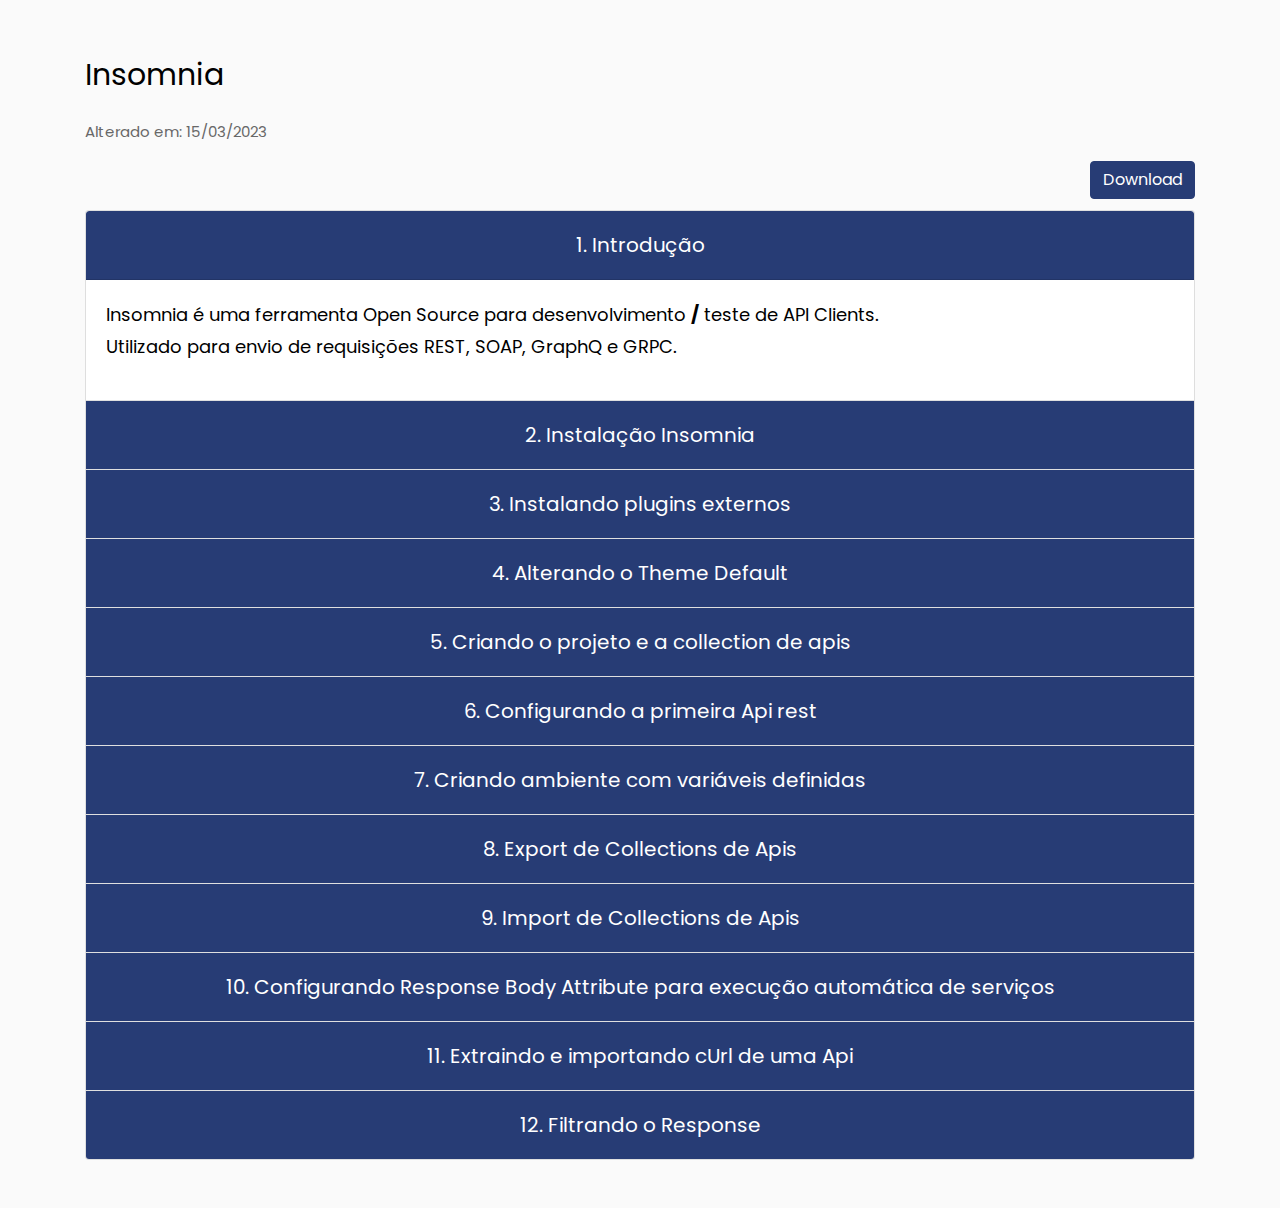
<file: pages/ferramentas/insomnia.html>
<!DOCTYPE html>
<html lang="pt-br">
  <head>
    <meta charset="utf-8" />
    <meta /index.html name="viewport" content="width=device-width, initial-scale=1, shrink-to-fit=no" />

    <link href="https://fonts.googleapis.com/css?family=Poppins:300,400,500,600,700,800,900" rel="stylesheet" />

    <link rel="stylesheet" href="https://stackpath.bootstrapcdn.com/font-awesome/4.7.0/css/font-awesome.min.css" />
    <link rel="stylesheet" href="../../css/style.css" />
  </head>

  <body>
    <div class="wrapper d-flex align-items-stretch">
      <div id="content" class="p-4 p-md-5 pt-5">
        <!-- Titulo da página -->
        <div class="container text-center">
          <div class="row rowHeader">
            <div class="col-auto me-auto">
              <p class="iframeTitle">Insomnia</p>
              <p class="iframeDate">Alterado em: 15/03/2023</p>
            </div>
          </div>
          <div class="btnPDF">
            <button id="download-button" type=" button" class="btn btn-primary">Download</button>
          </div>

          <!-- Criando Accordion para montagem do Collapse -->
          <div class="accordion" id="accordionMaster">
            <div class="card">
              <div class="card-header cardColor" id="headingOne">
                <h5 class="mb-0">
                  <!-- Criando primera sessão -->
                  <button class="btn btn-link titleCor" type="button" data-toggle="collapse" data-target="#collapseOne" aria-expanded="true" aria-controls="collapseOne" onclick="scrollUp()">1. Introdução</button>
                </h5>
              </div>

              <div id="collapseOne" class="collapse show" aria-labelledby="headingOne" data-parent="#accordionMaster">
                <div class="card-body textCard imagesDefault">
                  <p>
                    Insomnia é uma ferramenta Open Source para desenvolvimento <strong>/</strong> teste de API Clients.

                    <br />

                    Utilizado para envio de requisições REST, SOAP, GraphQ e GRPC.
                  </p>
                </div>
              </div>
            </div>

            <!-- Criando segunda sessão -->
            <div class="card">
              <div class="card-header cardColor" id="headingTwo">
                <h5 class="mb-0">
                  <button class="btn btn-link collapsed titleCor" type="button" data-toggle="collapse" data-target="#collapseTwo" aria-expanded="false" aria-controls="collapseTwo" onclick="scrollUp()">2. Instalação Insomnia</button>
                </h5>
              </div>

              <div id="collapseTwo" class="collapse" aria-labelledby="headingTwo" data-parent="#accordionMaster">
                <div class="card-body textCard imagesDefault">
                  <p>
                    Realize o download do Insomnia no site
                    <a class="collapseUrl" href="https://insomnia.rest/download" target="_blank">https://insomnia.rest/download</a>:
                  </p>

                  <p>
                    <img src="../../images/pages/ferramentas/Insomnia/topico02/01_download.png" alt="Site oficial Insomnia, posicionado em download" />
                  </p>

                  <p>Clique duas vezes sobre o aplicativo baixado:</p>

                  <p>
                    <img src="../../images/pages/ferramentas/Insomnia/topico02/02_appInsomnia.png" alt="Pasta onde está o aplicativo baixado" />
                  </p>

                  <p>Deverá apresentar aplicação aberta conforme abaixo:</p>

                  <p>
                    <img src="../../images/pages/ferramentas/Insomnia/topico02/03_openInsomnia.png" alt="Insomnia aberto" />
                  </p>
                </div>
              </div>
            </div>

            <!-- Criando terceira sessão  -->
            <div class="card">
              <div class="card-header cardColor" id="headingThree">
                <h5 class="mb-0">
                  <button class="btn btn-link collapsed titleCor" type="button" data-toggle="collapse" data-target="#collapseThree" aria-expanded="false" aria-controls="collapseThree" onclick="scrollUp()">
                    3. Instalando plugins externos
                  </button>
                </h5>
              </div>

              <div id="collapseThree" class="collapse" aria-labelledby="headingThree" data-parent="#accordionMaster">
                <div class="card-body textCard imagesDefault">
                  <p> Clique no menu <strong>Application</strong> na opção <strong>Preferences</strong>: </p>

                  <p>
                    <img src="../../images/pages/ferramentas/Insomnia/topico03/01_applicationPreferences.png" alt="Clicando no menu application no item preferences" />
                  </p>

                  <p> Clique na aba <strong>Plugins</strong>: </p>

                  <p>
                    <img src="../../images/pages/ferramentas/Insomnia/topico03/02_menuPlugin.png" alt="Clicando na aba Plugins" />
                  </p>

                  <p>Preencha o campo <strong>“npm-package-name”</strong> com o nome do plugin desejado e clique no botão <strong>Install Plugin</strong>:</p>

                  <p>
                    <img src="../../images/pages/ferramentas/Insomnia/topico03/03_emptyField.png" alt="Posicionado no campo npm package name" />
                  </p>

                  <p> Plugin do exemplo <strong>insomnia-plugin-theme-dracula</strong>: </p>

                  <p>
                    <img src="../../images/pages/ferramentas/Insomnia/topico03/04_filledField.png" alt="Campo preenchido e disponivel para clicar no botão Install Plugin" />
                  </p>

                  <p> Após clicar no botão <strong>Install Plugin</strong> deverá apresentar a instalação com sucesso conforme abaixo: </p>

                  <p>
                    <img src="../../images/pages/ferramentas/Insomnia/topico03/05_doneInstall.png" alt="Plugin Instalado" />
                  </p>
                </div>
              </div>
            </div>

            <!-- Criando quarta sessão -->
            <div class="card">
              <div class="card-header cardColor" id="headingFour">
                <h5 class="mb-0">
                  <button class="btn btn-link collapsed titleCor" type="button" data-toggle="collapse" data-target="#collapseFour" aria-expanded="false" aria-controls="collapseFour" onclick="scrollUp()">4. Alterando o Theme Default</button>
                </h5>
              </div>

              <div id="collapseFour" class="collapse" aria-labelledby="headingFour" data-parent="#accordionMaster">
                <div class="card-body textCard imagesDefault">
                  <p> Clique no menu <strong>Application</strong> na opção <strong>Preferences</strong>: </p>

                  <p>
                    <img src="../../images/pages/ferramentas/Insomnia/topico04/01_applicationPreferences.png" alt="Clicando no menu application no item preferences" />
                  </p>

                  <p> Clique na aba <strong>Themes</strong>: </p>

                  <p>
                    <img src="../../images/pages/ferramentas/Insomnia/topico04/02_menuThemes.png" alt="Clicando na aba Themes" />
                  </p>

                  <p> Selecione o <strong>theme</strong> desejado clicando sobre ele e após feche tela de preferências: </p>

                  <p>
                    <img src="../../images/pages/ferramentas/Insomnia/topico04/04_doneSelectTheme.png" alt="Theme selecionado" />
                  </p>

                  <p> <strong>Observação</strong>: Theme aplicado com sucesso conforme o exemplo acima. </p>
                </div>
              </div>
            </div>

            <!-- Criando quinta sessão -->
            <div class="card">
              <div class="card-header cardColor" id="headingFive">
                <h5 class="mb-0">
                  <button class="btn btn-link collapsed titleCor" type="button" data-toggle="collapse" data-target="#collapseFive" aria-expanded="false" aria-controls="collapseFive" onclick="scrollUp()">
                    5. Criando o projeto e a collection de apis
                  </button>
                </h5>
              </div>

              <div id="collapseFive" class="collapse" aria-labelledby="headingFive" data-parent="#accordionMaster">
                <div class="card-body textCard imagesDefault">
                  <p> Clique no botão <strong>Personal Projects</strong>: </p>

                  <p>
                    <img src="../../images/pages/ferramentas/Insomnia/topico05/01_personalProjects.png" alt="Clicando no botão Personal Projects" />
                  </p>

                  <p> Clique em criar um novo projeto conforme <strong>item 1</strong>, após insira o nome desejado para o projeto e clique no botão <strong>"Create"</strong>: </p>

                  <p>
                    <img src="../../images/pages/ferramentas/Insomnia/topico05/02_createProject.png" alt="Criando o projeto inserido nome e clicando no botão Create" />
                  </p>

                  <p> Clique na opção <strong>“New Collection”</strong>, insira o nome e clique no botão<strong>“Create”</strong>: </p>

                  <p>
                    <img src="../../images/pages/ferramentas/Insomnia/topico05/03_createCollection.png" alt="Criando a collection inserindo nome e clicando no botão Create" />
                  </p>

                  <p>Será direcionado para collection criada conforme abaixo:</p>

                  <p>
                    <img src="../../images/pages/ferramentas/Insomnia/topico05/04_directedCollection.png" alt="Direcionado para collection criada" />
                  </p>

                  <p>
                    Para retornar ao projeto para selecionar e/ou criar outras collections, clique sobre o nome do projeto conforme <strong>item 1</strong> ou clique sobre a opção <strong>“Personal Projects”</strong> conforme
                    <strong>item 2</strong>:
                  </p>

                  <p>
                    <img src="../../images/pages/ferramentas/Insomnia/topico05/05_returnProject.png" alt="Retornando para página de projetos para selecionar e/ou criar novas collections" />
                  </p>
                </div>
              </div>
            </div>

            <!-- Criando sexta sessão -->
            <div class="card">
              <div class="card-header cardColor" id="headingSix">
                <h5 class="mb-0">
                  <button class="btn btn-link collapsed titleCor" type="button" data-toggle="collapse" data-target="#collapseSix" aria-expanded="false" aria-controls="collapseSix" onclick="scrollUp()">
                    6. Configurando a primeira Api rest
                  </button>
                </h5>
              </div>

              <div id="collapseSix" class="collapse" aria-labelledby="headingSix" data-parent="#accordionMaster">
                <div class="card-body textCard imagesDefault">
                  <p> Selecione o <strong>projeto</strong> e a <strong>collection</strong> que deseja configurar a primeira Api rest. Exemplo abaixo: </p>

                  <p>
                    <img src="../../images/pages/ferramentas/Insomnia/topico06/01_selectionProjectCollection.png" alt="Selecionado o projeto e a collection" />
                  </p>

                  <p> Clique na opção <strong>“New Folder”</strong> para criação e melhor organização para iniciar configuração de uma Api rest (esse passo não é obrigatório, apenas é uma boa pratica de organização): </p>

                  <p>
                    <img src="../../images/pages/ferramentas/Insomnia/topico06/02_createFolder.png" alt="Selecionado a opção para criar pasta para inserir apis" />
                  </p>

                  <p> Insira o <strong>nome</strong> desejado e clique no botão <strong>“Create”</strong>: </p>

                  <p>
                    <img src="../../images/pages/ferramentas/Insomnia/topico06/03_renameFolder.png" alt="Inserido nome da pasta para inserir apis" />
                  </p>

                  <p> Seleciona na pasta criada a opção <strong>“New HTTP Request”</strong>: </p>

                  <p>
                    <img src="../../images/pages/ferramentas/Insomnia/topico06/04_selectMenuFolder.png" alt="Selecionado na pasta criada abertura do menu" />
                  </p>

                  <p>
                    <img src="../../images/pages/ferramentas/Insomnia/topico06/05_selectHttpRequest.png" alt="Selecioando a opção New Http Request" />
                  </p>

                  <p> Clique com o botão direto do mouse sobre a api criada e selecione a opção <strong>“Rename”</strong> para inserir o nome amigável para a nova api: </p>

                  <p>
                    <img src="../../images/pages/ferramentas/Insomnia/topico06/06_renameApi.png" alt="Inserindo o nome amigavel para api" />
                  </p>

                  <p> Inseria o nome amigável ou extado da api e clique no botão <strong>“Rename”</strong>: </p>

                  <p>
                    <img src="../../images/pages/ferramentas/Insomnia/topico06/07_doneRenameApi.png" alt="Api renomeada" />
                  </p>

                  <p>
                    <strong>Observação</strong>: Para esse manual do Insomnia será utilizado as apis de filmes disponibilizadas pelo site
                    <a class="collapseUrl" href="https://developers.themoviedb.org/3/movies/get-movie-details" target="_blank">https://developers.themoviedb.org/3/movies/get-movie-details</a>
                  </p>

                  <p>Insira o endpoint e método do serviço:</p>

                  <p>
                    <img src="../../images/pages/ferramentas/Insomnia/topico06/08_insertEndpointMth.png" alt="Inserindo o metodo e endpoint do serviço" />
                  </p>

                  <p>Os métodos de uma API REST são baseados no protocolo HTTP e são utilizados para especificar o tipo de operação que está sendo realizada na solicitação. Os principais métodos da API REST são:</p>

                  <p>
                    <strong>GET</strong>: usado para recuperar dados de um recurso existente.

                    <br />
                    <strong>POST</strong>: usado para criar um novo recurso.

                    <br />
                    <strong>PUT</strong>: usado para atualizar completamente um recurso existente.

                    <br />
                    <strong>PATCH</strong>: usado para atualizar parcialmente um recurso existente.

                    <br />
                    <strong>DELETE</strong>: usado para excluir um recurso existente.

                    <br />
                    <strong>OPTIONS</strong>: O método OPTIONS é usado para obter informações sobre as opções disponíveis para um recurso específico, como quais métodos HTTP são permitidos para o recurso ou quais cabeçalhos devem ser
                    incluídos na solicitação.

                    <br />
                    <strong>HEAD</strong>: O método HEAD é semelhante ao método GET, mas retorna apenas os cabeçalhos de resposta, sem o corpo da resposta.
                  </p>

                  <p> O endpoint (URL) pode ser preenchido <strong>digitando</strong> ou com <strong>Ctrl – C</strong> e <strong>Ctrl – V</strong>, exemplo preenchido: </p>

                  <p>
                    <img src="../../images/pages/ferramentas/Insomnia/topico06/09_doneInsertEndPoint.png" alt="Endpoint/Url preenchida" />
                  </p>

                  <p>
                    <strong>Observação 1</strong>: O endpoint(URL) que será utilizado para teste será o <strong>https://api.themoviedb.org/3/movie/{movie_id}?api_key=<"api_key"> &language=en-US</strong>, que formado por um
                    <strong>Path Params</strong> que é o {movie_id} e duas <strong>Query String</strong> “api_key” e ”language”.
                  </p>

                  <p>
                    <strong>Observação 2</strong>: O <strong>Path Parameters</strong> são variáveis que fazem parte da URL do endpoint da API. Eles permitem que os desenvolvedores definam um valor variável em uma URL, que pode ser usado
                    para especificar um recurso específico que o serviço deseja acessar.
                  </p>

                  <p>
                    <strong>Observação 3</strong>: A <strong>Query String</strong> é uma parte da URL que contém parâmetros adicionais que podem ser usados para filtrar, classificar ou paginar os resultados da solicitação. A Query String
                    começa após o caractere de interrogação "?" na URL e consiste em um ou mais pares de chave/valor separados por "&".
                  </p>

                  <br />

                  <p>
                    Alterando o endpoint(URL) para inserir o id do filme e a chamada para execução da api:

                    <br />
                    <br />

                    <img src="../../images/pages/ferramentas/Insomnia/topico06/10_configEndPoint.png" alt="EndPoint Configurado" />

                    <br />
                    <br />

                    <strong>De:</strong>

                    <br />

                    https://api.themoviedb.org/3/movie/<strong>{movie_id}</strong>?api_key=<strong>api_key</strong>&language=en-US
                  </p>

                  <p>
                    <strong>Para:</strong>

                    <br />

                    https://api.themoviedb.org/3/movie/<strong>561</strong>?api_key=<strong>02a91c06bc8383d5587a1b3529e82930</strong>&language=en-US

                    <br />
                    <br />

                    <strong>Observação 1</strong>: O id do Filme pode ser capturado do site <a class="collapseUrl" href="https://www.themoviedb.org/" target="_blank">https://www.themoviedb.org/</a>, onde ao clicar em algum filme será
                    apresentando na url o id, conforme exemplo https://www.themoviedb.org/movie/<strong>561</strong>-constantine, id é o 561.
                  </p>

                  <p>
                    <strong>Observação 2</strong>: A chave que vamos utilizar nas apis do movies será <strong>02a91c06bc8383d5587a1b3529e82930</strong>, caso desejar possuir sua chave exclusiva se cadastre no site e na área logada em
                    configurações acesse o menu <strong>“Api”</strong> para criar sua chave.
                  </p>

                  <p> Clique no botão <strong>“Send”</strong> para realizar execução do serviço: </p>

                  <p>
                    <img src="../../images/pages/ferramentas/Insomnia/topico06/11_sendService.png" alt="Requisição enviada" />
                  </p>

                  <p> Após realizar execução do serviço deverá retornar o <strong>status</strong> da chamada e o <strong>response</strong> da consulta e/ou criação se houver do recurso executado: </p>

                  <p>
                    <img src="../../images/pages/ferramentas/Insomnia/topico06/12_responseStatus.png" alt="Retorno do serviço com status e response" />
                  </p>

                  <p>Os códigos de status de retorno mais comuns são:</p>

                  <p>
                    <strong>200 OK</strong>: Indica que a solicitação foi bem-sucedida e que o servidor retornou com sucesso os dados solicitados pelo cliente.

                    <br />

                    <strong>201 Created</strong>: Indica que a solicitação de criação de um novo recurso foi bem-sucedida e que o recurso foi criado com êxito.

                    <br />

                    <strong>204 No Content</strong>: Indica que a solicitação foi bem-sucedida, mas o servidor não tem conteúdo para retornar.

                    <br />

                    <strong>400 Bad Request</strong>: Indica que a solicitação enviada pelo cliente não pôde ser processada pelo servidor, pois contém dados inválidos ou incompletos.

                    <br />

                    <strong>401 Unauthorized</strong>: Indica que a solicitação não foi autorizada, geralmente devido a autenticação ou autorização falha.

                    <br />

                    <strong>404 Not Found</strong>: Indica que o recurso solicitado pelo cliente não foi encontrado no servidor.

                    <br />

                    <strong>500 Internal Server Error</strong>: Indica que ocorreu um erro interno no servidor ao processar a solicitação.
                  </p>
                </div>
              </div>
            </div>

            <!-- Criando setima sessão -->
            <div class="card">
              <div class="card-header cardColor" id="headingSeven">
                <h5 class="mb-0">
                  <button class="btn btn-link collapsed titleCor" type="button" data-toggle="collapse" data-target="#collapseSeven" aria-expanded="false" aria-controls="collapseSeven" onclick="scrollUp()">
                    7. Criando ambiente com variáveis definidas
                  </button>
                </h5>
              </div>

              <div id="collapseSeven" class="collapse" aria-labelledby="headingSeven" data-parent="#accordionMaster">
                <div class="card-body textCard imagesDefault">
                  <p>
                    O ambiente <strong>(environment)</strong> no Insomnia é uma maneira de gerenciar diferentes conjuntos de variáveis que podem ser usados em suas solicitações API. Essas variáveis podem ser usadas em suas solicitações API
                    para diferentes fins, como autenticação, autorização, configurações de conexão, configuração path da url, configuração de Query String etc.
                  </p>

                  <p> Clique na opção <strong>No Environment</strong> e após em <strong>Manage Environments</strong>: </p>

                  <p>
                    <img src="../../images/pages/ferramentas/Insomnia/topico07/01_environment.png" alt="Tela exibindo a opção No Enviroment" />
                  </p>

                  <p> Clique na opção <strong>Sub Environments</strong> e após em <strong>Environment</strong>: </p>

                  <p>
                    <img src="../../images/pages/ferramentas/Insomnia/topico07/02_sub_environments.png" alt="Tela exibindo o menu Sub Environments" />
                  </p>

                  <p>Realize um duplo click para inserir o nome desejado para o ambiente:</p>

                  <p>
                    <img src="../../images/pages/ferramentas/Insomnia/topico07/03_nameEnvironments.png" alt="Renomeando o ambiente" />
                  </p>

                  <p> Clique na opção <strong>Color</strong> e após em <strong>Assign Color</strong>: </p>

                  <p>
                    <img src="../../images/pages/ferramentas/Insomnia/topico07/04_assginColor.png" alt="Apresentando menu Assgin Color" />
                  </p>

                  <p>Insira a cor desejada:</p>

                  <p>
                    <img src="../../images/pages/ferramentas/Insomnia/topico07/05_insertColor.png" alt="Selecionando a cor desejada" />
                  </p>

                  <p>
                    As variáveis são criadas como estrutura JSON, abaixo estamos criando a estrutura de objeto com nome <strong>themoviedb</strong>, que é referencia da onde está exposta api, pode ser inserido qualquer nome que melhor
                    relacione com seu projeto, após está sendo criado a variável <strong>url</strong> e <strong>api-key</strong> para receber os valores fixos para esse ambiente:
                  </p>

                  <p>
                    <img src="../../images/pages/ferramentas/Insomnia/topico07/06_confJson.png" alt="Configurado o json do ambiente com as variaveis" />
                  </p>

                  <p> Clique no botão <strong>“Close”</strong> para concluir a configuração. </p>

                  <p> Clique na opção <strong>No Environment</strong> e após em <strong>Use {Seu Ambiente}</strong>: </p>

                  <p>
                    <img src="../../images/pages/ferramentas/Insomnia/topico07/07_useStage.png" alt="Apresentado menu para seleção do ambiente" />
                  </p>

                  <p>
                    <img src="../../images/pages/ferramentas/Insomnia/topico07/08_setAmb.png" alt="Ambiente selecionado" />
                  </p>

                  <p>Ambiente selecionado deverá ser apresentado conforme acima.</p>

                  <p> Configurando a api <strong>Get Details</strong> utilizando as variáveis definidas no ambiente: </p>

                  <p> 1- Delete a url <strong>https://api.themoviedb.org/3</strong>: </p>

                  <p>
                    <img src="../../images/pages/ferramentas/Insomnia/topico07/09_urlGetDetails.png" alt="Demonstrando a url a ser deletada" />
                  </p>

                  <p>
                    <img src="../../images/pages/ferramentas/Insomnia/topico07/10_deleteUrl.png" alt="Url deletada" />
                  </p>

                  <p> Mantenha curso do mouse antes do <strong>/</strong> e clique em <strong>CTRL + SPACE</strong>, será apresentada a variável de ambiente da url que foi criado, selecione a variável: </p>

                  <p>
                    <img src="../../images/pages/ferramentas/Insomnia/topico07/11_varAmbUrl.png" alt="Variavel de ambiente demonstrada" />
                  </p>

                  <p>Deverá ser apresentado a variável conforme abaixo:</p>

                  <p>
                    <img src="../../images/pages/ferramentas/Insomnia/topico07/12_insertVarAmbUrl.png" alt="Variavel Inserida da url" />
                  </p>

                  <p> 2- Delete o dado da Query String <strong>api_key</strong>: </p>

                  <p>
                    <img src="../../images/pages/ferramentas/Insomnia/topico07/13_queryStringApiKey.png" alt="Demonstrado a query string api-key a ser deletada" />
                  </p>

                  <p>
                    <img src="../../images/pages/ferramentas/Insomnia/topico07/14_deleteQueryStringApiKey.png" alt="Query String api-key deletado" />
                  </p>

                  <p> Mantenha curso do mouse após o <strong>=</strong> e clique em <strong>CTRL + SPACE</strong>, será apresentada a variável de ambiente da api-key que foi criado, selecione a variável: </p>

                  <p>
                    <img src="../../images/pages/ferramentas/Insomnia/topico07/15_varAmbApiKey.png" alt="Demonstrando a variavel api-key criada no ambiente para inserção" />
                  </p>

                  <p>Deverá ser apresentado a variável conforme abaixo:</p>

                  <p>
                    <img src="../../images/pages/ferramentas/Insomnia/topico07/16_insertVarAmbApiKey.png" alt="Inserido a variavel de ambiente api-key" />
                  </p>

                  <p> Clique no botão <strong>“Send”</strong> será efetuado a chamada do serviço com a configuração das variáveis conforme abaixo: </p>

                  <p>
                    <img src="../../images/pages/ferramentas/Insomnia/topico07/17_sendRequest.png" alt="Teste de serviço realizado com sucesso com as variaveis configuradas na url" />
                  </p>
                </div>
              </div>
            </div>

            <!-- Criando otiva sessão  -->
            <div class="card">
              <div class="card-header cardColor" id="headingEight">
                <h5 class="mb-0">
                  <button class="btn btn-link collapsed titleCor" type="button" data-toggle="collapse" data-target="#collapseEight" aria-expanded="false" aria-controls="collapseEight" onclick="scrollUp()">
                    8. Export de Collections de Apis
                  </button>
                </h5>
              </div>

              <div id="collapseEight" class="collapse" aria-labelledby="headingEight" data-parent="#accordionMaster">
                <div class="card-body textCard imagesDefault">
                  <p> Acessar a collection que deseja exporta e clique na opção <strong>Import/Export</strong>: </p>

                  <p>
                    <img src="../../images/pages/ferramentas/Insomnia/topico08/01_importExportCollection.png" alt="Opção para import e export de collection" />
                  </p>

                  <p> Clicar na opção <strong>Export Data</strong>, apresentara as possibilidades de exportação conforme abaixo: </p>

                  <p>
                    <img src="../../images/pages/ferramentas/Insomnia/topico08/03_exportCollectionM.png" alt="Apresenta duas opções de exportação, todas collection do projeto ou collection especifica" />
                  </p>

                  <p>
                    <strong>Nota:</strong> Primeira opção apresenta acima é para exportar apenas a collection posicionada do projeto e a segunda opção para exportar todas as collectionsdo projeto. No material irei seguir exportando apenas a
                    collection selecionada.
                  </p>

                  <p> Será apresentado a opção para exportar todos as apis ou apenas as desejadas, após sua decisão clique no botão <strong>Export</strong>: </p>

                  <p>
                    <img src="../../images/pages/ferramentas/Insomnia/topico08/04_selectApis.png" alt="Tela de export apresentando opção de exporta todas apis ou desejadas e disponibilizado o botão export" />
                  </p>

                  <p>
                    Selecione a opção deseja para export, onde possui três opção disponíveis (<strong>Insomnia v4 (JSON)</strong>,<strong>Insomnia v4 (YAML)</strong> e <strong>HAR – HTTP Archive Format</strong>, após escolha clique no botão
                    Done:)
                  </p>

                  <p> Selecione a pasta desejada para salvar o arquivo, redefina o nome do arquivo para um amigável e clique no botão <strong>Export</strong>: </p>

                  <p>
                    <img src="../../images/pages/ferramentas/Insomnia/topico08/08_selectFolderExport.png" alt="Seleção e rename do arquivo para salvar o export" />
                  </p>

                  <p>Collection exportada com sucesso conforme abaixo:</p>

                  <p>
                    <img src="../../images/pages/ferramentas/Insomnia/topico08/09_doneExport.png" alt="Demonstrado o arquivo exportado na pasta selecionada no passo anterior" />
                  </p>
                </div>
              </div>
            </div>

            <!-- Criando nona sessão -->
            <div class="card">
              <div class="card-header cardColor" id="headingNine">
                <h5 class="mb-0">
                  <button class="btn btn-link collapsed titleCor" type="button" data-toggle="collapse" data-target="#collapseNine" aria-expanded="false" aria-controls="collapseNine" onclick="scrollUp()">
                    9. Import de Collections de Apis
                  </button>
                </h5>
              </div>

              <div id="collapseNine" class="collapse" aria-labelledby="headingNine" data-parent="#accordionMaster">
                <div class="card-body textCard imagesDefault">
                  <p> Posicione no projeto desejado para importar uma collection e clique na opção <strong>Import From</strong> > <strong>File</strong>: </p>

                  <p>
                    <img src="../../images/pages/ferramentas/Insomnia/topico09/01_selectProject.png" alt="Selecionado o projeto e clicando na opção de import file" />
                  </p>

                  <p> Selecione a pasta que está o arquivo da collection e clique no botão <strong>Import</strong>: </p>

                  <p>
                    <img src="../../images/pages/ferramentas/Insomnia/topico09/02_selectionCollection.png" alt="Selecionando pasta que contem o arquivo com collection e clicando em import" />
                  </p>

                  <p> Selecione a opção <strong>Request Collection</strong>: </p>

                  <p>
                    <img src="../../images/pages/ferramentas/Insomnia/topico09/03_requestCollection.png" alt="Apresentado as opções Request Collection e Design Document" />
                  </p>

                  <p>Import deverá ser realizado e apresentara a mensagem de sucesso abaixo:</p>

                  <p>
                    <img src="../../images/pages/ferramentas/Insomnia/topico09/04_importDone.png" alt="Mensagem apresentando sucesso no import" />
                  </p>

                  <p>Collection importada só clicar sobre ela que será apresentado as apis para uso já configuradas:</p>

                  <p>
                    <img src="../../images/pages/ferramentas/Insomnia/topico09/05_clickCollection.png" alt="Clicando na collection importada" />
                  </p>

                  <p>
                    <img src="../../images/pages/ferramentas/Insomnia/topico09/06_viewApis.png" alt="Apresentado as collections configuradas" />
                  </p>
                </div>
              </div>
            </div>

            <!-- Criando decima sessão -->
            <div class="card">
              <div class="card-header cardColor" id="headingTen">
                <h5 class="mb-0">
                  <button class="btn btn-link collapsed titleCor" type="button" data-toggle="collapse" data-target="#collapseTen" aria-expanded="false" aria-controls="collapseTen" onclick="scrollUp()">
                    10. Configurando Response Body Attribute para execução automática de serviços
                  </button>
                </h5>
              </div>

              <div id="collapseTen" class="collapse" aria-labelledby="headingTen" data-parent="#accordionMaster">
                <div class="card-body textCard imagesDefault">
                  <p>Para seguir com o processo de configurar o acionamento de uma chamada em outra api configure as apis abaixo:</p>

                  <p>
                    Documentação das apis caso necessário:
                    <a class="collapseUrl" href="https://developers.themoviedb.org/3/getting-started/introduction" target="_blank">https://developers.themoviedb.org/3/getting-started/introduction</a>
                  </p>

                  <p> 1- Serviço <strong>Create Request Token</strong> com método <strong>GET</strong>: </p>

                  <p>https://api.themoviedb.org/3/authentication/token/new?api_key=02a91c06bc8383d5587a1b3529e82930</p>

                  <hr />

                  <p> 2- Serviço <strong>Create Session</strong> com método <strong>POST</strong>: </p>

                  <p>https://api.themoviedb.org/3/authentication/session/new?api_key=02a91c06bc8383d5587a1b3529e82930</p>

                  <p>
                    <strong>Body</strong>:

                    <br />

                    { "request_token": "6bc047b88f669d1fb86574f06381005d93d3517a" }
                  </p>

                  <hr />

                  <p> 3- Serviço <strong>Rate Movie</strong> com método <strong>POST</strong>: </p>

                  <p>https://api.themoviedb.org/3/movie/561/rating?api_key=02a91c06bc8383d5587a1b3529e82930&session_id=1</p>

                  <p>
                    <strong>Body</strong>:

                    <br />

                    { "value": 8.5 }
                  </p>

                  <hr />

                  <p>Execute o serviço para gerar o token:</p>

                  <p>
                    <img src="../../images/pages/ferramentas/Insomnia/topico10/01_createToken.png" alt="Serviço para geração do token" />
                  </p>

                  <p>
                    Copiei o token (campo <strong>request_token</strong>) gerado sem as aspas na url https://www.themoviedb.org/authenticate/<strong>f05c4eba910cdae41e3019d35c9a5186e653b8e7</strong> e execute no navegador para autorizar o
                    token:
                  </p>

                  <p>
                    <img src="../../images/pages/ferramentas/Insomnia/topico10/02_tokenAuth.png" alt="Copiando o link no navegador e apresentando aprovação" />
                  </p>

                  <hr />

                  <p>
                    <img src="../../images/pages/ferramentas/Insomnia/topico10/03_authDone.png" alt="Autenticação realizada" />
                  </p>

                  <p> <strong>Observação</strong>: Processo realizado acima para simular autenticação do token de uma forma fácil para ser utilizado nos próximos serviços. </p>

                  <p> No serviço <strong>Create Seesion</strong>, insira o token gerado e autorizado na api anterior no body no campo <strong>request_token</strong>, porém <strong>não execute</strong> o serviço: </p>

                  <p>
                    <img src="../../images/pages/ferramentas/Insomnia/topico10/04_createSession.png" alt="Inserindo o token gerado no body json" />
                  </p>

                  <p>
                    Caso tenha duvida como inserir um body em uma api, clique conforme <strong>item 1</strong>, selecione a opção JSON (No caso nossa api exposta está nesse formato) conforme <strong>item 2</strong> e digite ou copie o campo
                    no formato Json conforme <strong>item 3</strong>:
                  </p>

                  <p>{ "request_token": "f05c4eba910cdae41e3019d35c9a5186e653b8e7" }</p>

                  <p>
                    <img src="../../images/pages/ferramentas/Insomnia/topico10/05_createBodyJson.png" alt="Criando Body Json" />
                  </p>

                  <p> Na Query String “<strong>session_id</strong>” após o <strong>=</strong>clique em <strong>CTRL + SPACE</strong>, onde apresentará as opções de configuração: </p>

                  <p>
                    <img src="../../images/pages/ferramentas/Insomnia/topico10/06_configQueryString.png" alt="Clicando em ctrl + space para abrir opções de seleção" />
                  </p>

                  <p>
                    <img src="../../images/pages/ferramentas/Insomnia/topico10/07_selectionOp.png" alt="Apresentando lista de opção para configuração" />
                  </p>

                  <p> Digite “<strong>resp</strong>” e selecione a opção <strong>Response Body Attribute</strong>: </p>

                  <p>
                    <img src="../../images/pages/ferramentas/Insomnia/topico10/08_respAttr.png" alt="Selecionando opção Response Body Attribute" />
                  </p>

                  <p>Clique sobre o Response Body Attribute criado:</p>

                  <p>
                    <img src="../../images/pages/ferramentas/Insomnia/topico10/09_clickRespBAttr.png" alt="Clicando sobre o response criado para configuração" />
                  </p>

                  <p>Será apresentando a tela de configuração:</p>

                  <p>
                    <img src="../../images/pages/ferramentas/Insomnia/topico10/10_editTag.png" alt="Tela para configuração apresentada" />
                  </p>

                  <p>
                    Em <strong>Request</strong> seleciona a api <strong>Create Session</strong> para que toda vez que executar api <strong>Rate Movie</strong> seja executado a api <strong>Create Session</strong> para gerar o
                    <strong>session_id</strong> automático:
                  </p>

                  <p>
                    <img src="../../images/pages/ferramentas/Insomnia/topico10/11_requestSelection.png" alt="Selecionando o serviço Create Session" />
                  </p>

                  <p>
                    <img src="../../images/pages/ferramentas/Insomnia/topico10/12_doneRequest.png" alt="Request selecionada" />
                  </p>

                  <p>
                    Em
                    <strong>Filter (JSONPath or XPath)</strong> inserira o operador <strong>$.</strong> + <strong>campo</strong> desejado para recuperar no response na execução da api <strong>Create Session</strong> irá ser utilizado o
                    conteúdo do campo <strong>session_id</strong>:
                  </p>

                  <p>
                    <img src="../../images/pages/ferramentas/Insomnia/topico10/13_doneFilter.png" alt="Finalizado a configuração do campo session_id do response" />
                  </p>

                  <p>
                    Em <strong>Trigger Behavior</strong> será configurado se será reenviada a execução do serviço <strong>Create Session</strong> que está sendo utilizando para obter o <strong>session_id</strong> automático. No tutorial
                    vamos utilizar opção <strong>Awalys – resend request When needed</strong>, para acionar sempre o serviço para gerar novo <strong>session_id</strong>:
                  </p>

                  <p>
                    <img src="../../images/pages/ferramentas/Insomnia/topico10/14_triggerBehavior.png" alt="Demostrando todas opções para configuração" />
                  </p>

                  <p>
                    <img src="../../images/pages/ferramentas/Insomnia/topico10/15_alwaysResend.png" alt="Selecionado a opção Awalys – resend request When needed" />
                  </p>

                  <p> Clique no botão <strong>Done</strong> para finalizar a configuração: </p>

                  <p>
                    <img src="../../images/pages/ferramentas/Insomnia/topico10/16_doneConfigRespBAttr.png" alt="Configuração finalizada ao clicar no botão Done" />
                  </p>

                  <p>
                    Na api <strong>Rate Movie</strong> insira a nota desejada do filme no campo <strong>value</strong> do body e execute o serviço, será gerado um <strong>session_id</strong> de forma automática acionado a api
                    <strong>Create Session</strong> e inserindo na Query String <strong>session_id</strong> da api <strong>Rate Movie</strong>:
                  </p>

                  <p>
                    <img src="../../images/pages/ferramentas/Insomnia/topico10/17_executeService.png" alt="Serviço executado com sucesso" />
                  </p>

                  <p>
                    <strong>Nota:</strong>Documentação do Insomnia caso queira se aprofundar nas configurações possíveis
                    <a class="collapseUrl" href="https://docs.insomnia.rest/insomnia/chaining-requests" target="_blank">https://docs.insomnia.rest/insomnia/chaining-requests</a>
                  </p>

                  <p>
                    <strong>Observação:</strong> Automatizar a execução de um serviço em outro pode ser realizado em quando parte da api, no caso do tutorial foi aplicado em uma Query String, porém pode ser aplicado em um header, auth,
                    campo desejado do body etc.
                  </p>
                </div>
              </div>
            </div>

            <!-- Criando decima primeira sessão -->
            <div class="card">
              <div class="card-header cardColor" id="headingEleven">
                <h5 class="mb-0">
                  <button class="btn btn-link collapsed titleCor" type="button" data-toggle="collapse" data-target="#collapseEleven" aria-expanded="false" aria-controls="collapseEleven" onclick="scrollUp()">
                    11. Extraindo e importando cUrl de uma Api
                  </button>
                </h5>
              </div>

              <div id="collapseEleven" class="collapse" aria-labelledby="headingEleven" data-parent="#accordionMaster">
                <div class="card-body textCard imagesDefault">
                  <p> Para extrair o cUrl com a configuração deu uma api para ser compartilhada clique na opção <strong>Generate Client Code</strong>: </p>

                  <p>
                    <img src="../../images/pages/ferramentas/Insomnia/topico11/01_generateClientCode.png" alt="Selecionando a opção Generate Client Code" />
                  </p>

                  <p>Irá apresentar o cUrl montando para compartilhamento para import no Insomnia:</p>

                  <p>
                    <img src="../../images/pages/ferramentas/Insomnia/topico11/02_exportCurl.png" alt="Exporte apresentado para copia" />
                  </p>

                  <p>
                    <strong>Observação</strong>: Existe a opção de selecionar outras opção de geração de cUrl alterando o Shell para outro desejado como Java, toda documentação do Insomnia pode ser encontrada em
                    <a class="collapseUrl" href="https://docs.insomnia.rest/insomnia/get-started" target="_blank">https://docs.insomnia.rest/insomnia/get-started</a>
                  </p>

                  <p> Uma das formas de <strong>import</strong> do cURL pode ser criando uma nova api <strong>Http Request</strong> conforme abaixo: </p>

                  <p>
                    <img src="../../images/pages/ferramentas/Insomnia/topico11/03_selectionFolderApis.png" alt="Clicando na pasta para apresentar a opção New Http Request" />
                  </p>

                  <p>
                    <img src="../../images/pages/ferramentas/Insomnia/topico11/04_newHttpRequest.png" alt="Nova api criada" />
                  </p>

                  <p>Copie na nova api na url o cUrl que deseja importar:</p>

                  <p>
                    <img src="../../images/pages/ferramentas/Insomnia/topico11/05_newRequest.png" alt="Copiando na url o curl" />
                  </p>

                  <p>Será configurado de forma automática a api alterando seu método, criando o body e inserindo o header conforme abaixo:</p>

                  <p>
                    <img src="../../images/pages/ferramentas/Insomnia/topico11/06_doneImport.png" alt="Configuração automatica da api realizada" />
                  </p>

                  <p> <strong>Observação</strong>: Foi utilizado o cUrl abaixo para a copia na url e configuração: </p>

                  <p>
                    curl --request POST \ --url 'https://api.themoviedb.org/3/authentication/session/new?api_key=02a91c06bc8383d5587a1b3529e82930' \ --header 'Content-Type: application/json' \ --data '{ "request_token":
                    "f05c4eba910cdae41e3019d35c9a5186e653b8e7" }'
                  </p>
                </div>
              </div>
            </div>

            <!-- Criando decima segunda sessão -->
            <div class="card">
              <div class="card-header cardColor" id="headingTwelve">
                <h5 class="mb-0">
                  <button class="btn btn-link collapsed titleCor" type="button" data-toggle="collapse" data-target="#collapseTwelve" aria-expanded="false" aria-controls="collapseTwelve" onclick="scrollUp()">12. Filtrando o Response</button>
                </h5>
              </div>

              <div id="collapseTwelve" class="collapse" aria-labelledby="headingTwelve" data-parent="#accordionMaster">
                <div class="card-body textCard imagesDefault">
                  <p> Para casos do response retorna com muitos dados, pode ser filtrado apenas a estrutura/tag desejada utilizando o operador <strong>$.</strong> + <strong>nome</strong> conforme exemplo abaixo: </p>
                  <p>
                    <img src="../../images/pages/ferramentas/Insomnia/topico12/01_filter.png" alt="utilizando operador $." />
                  </p>

                  <p> Foi inserido o filtro para o array <strong>genres</strong> utilizando o operador <strong>$.genres</strong> e clicando em <strong>Enter</strong> do teclado: </p>

                  <p>
                    <img src="../../images/pages/ferramentas/Insomnia/topico12/02_genres.png" alt="Filtro no array genres realizado" />
                  </p>

                  <p> <strong>Nota</strong>: Estrutura do Array de gênero do filme: </p>

                  <p> <strong>"genres"</strong>: [ { "id": 14, "name": "Fantasy" }, { "id": 28, "name": "Action" }, { "id": 27, "name": "Horror" } ] </p>

                  <p>Para retornar o response completo só apagar o filtro:</p>

                  <p>
                    <img src="../../images/pages/ferramentas/Insomnia/topico12/03_doneFilter.png" alt="Apagado o filtro e retornado o response completo" />
                  </p>
                </div>
              </div>
            </div>
          </div>
        </div>
      </div>
      <script src="../../js/jquery.min.js"></script>
      <script src="../../js/popper.js"></script>
      <script src="../../js/bootstrap.min.js"></script>
      <script src="../../js/main.js"></script>
      <script src="../../js/scrollUp.js"></script>
      <script src="../../js/downloadPDF.js"></script>
    </div>
  </body>
</html>
</file>
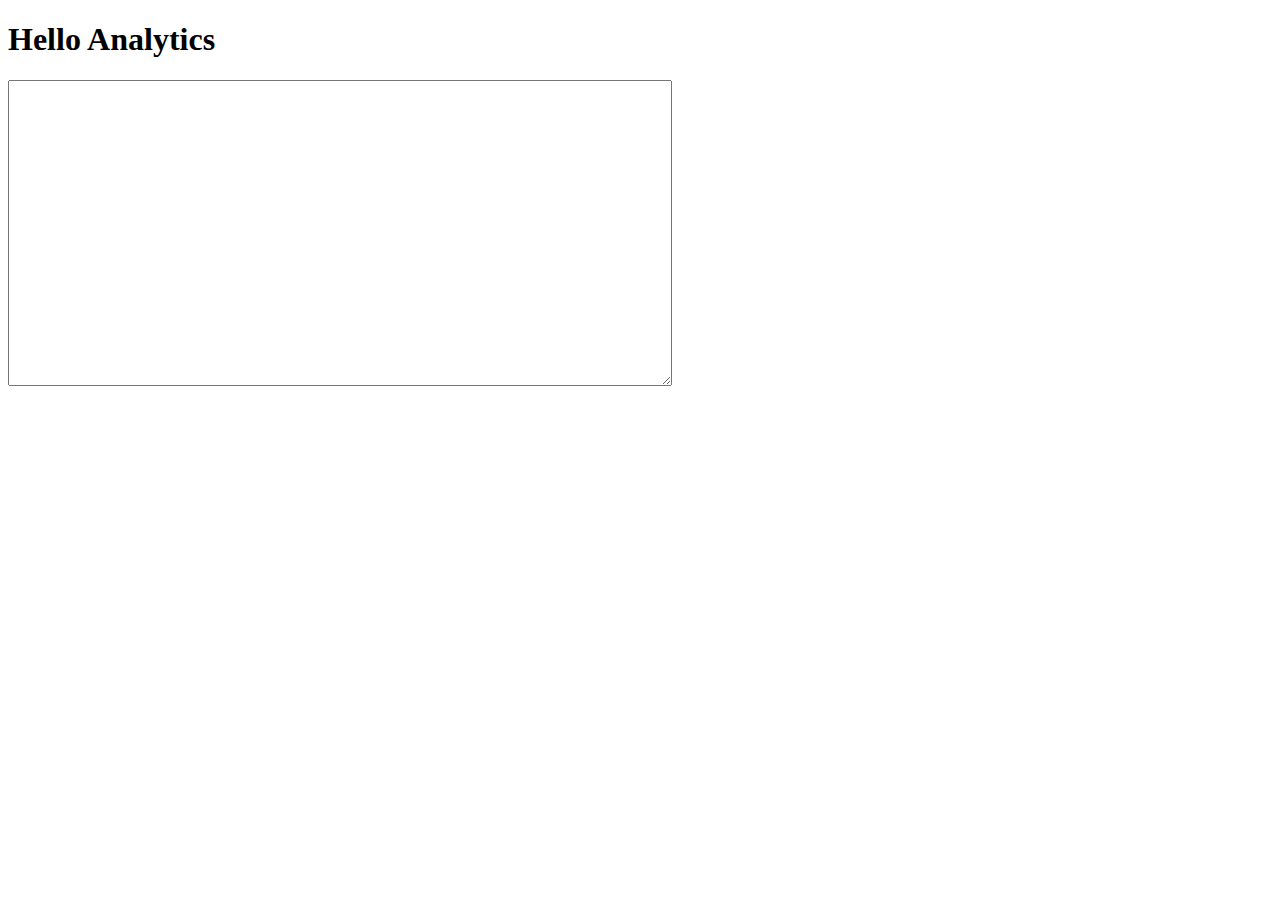
<file: pages/google/HelloAnalytics.html>
<!DOCTYPE html>
<html>

<head>
  <meta charset="utf-8">
  <title>Hello Analytics - A quickstart guide for JavaScript</title>
</head>

<body>

  <button id="auth-button" hidden>Authorize</button>

  <h1>Hello Analytics</h1>

  <textarea cols="80" rows="20" id="query-output"></textarea>

  <script>

    // Replace with your client ID from the developer console.
    var CLIENT_ID = '231755474206-n976t43jd853hd8g3u7mkart5vm10da4.apps.googleusercontent.com';

    // Set authorized scope.
    var SCOPES = ['https://www.googleapis.com/auth/analytics.readonly'];


    function authorize(event) {
      // Handles the authorization flow.
      // `immediate` should be false when invoked from the button click.
      var useImmdiate = event ? false : true;
      var authData = {
        client_id: CLIENT_ID,
        scope: SCOPES,
        immediate: useImmdiate
      };

      gapi.auth.authorize(authData, function (response) {
        var authButton = document.getElementById('auth-button');
        if (response.error) {
          authButton.hidden = false;
        }
        else {
          authButton.hidden = true;
          queryAccounts();
        }
      });
    }


    function queryAccounts() {
      // Load the Google Analytics client library.
      gapi.client.load('analytics', 'v3').then(function () {

        // Get a list of all Google Analytics accounts for this user
        gapi.client.analytics.management.accounts.list().then(handleAccounts);
      });
    }


    function handleAccounts(response) {
      // Handles the response from the accounts list method.
      if (response.result.items && response.result.items.length) {
        // Get the first Google Analytics account.
        var firstAccountId = response.result.items[0].id;

        // Query for properties.
        queryProperties(firstAccountId);
      } else {
        console.log('No accounts found for this user.');
      }
    }


    function queryProperties(accountId) {
      // Get a list of all the properties for the account.
      gapi.client.analytics.management.webproperties.list(
        { 'accountId': accountId })
        .then(handleProperties)
        .then(null, function (err) {
          // Log any errors.
          console.log(err);
        });
    }


    function handleProperties(response) {
      // Handles the response from the webproperties list method.
      if (response.result.items && response.result.items.length) {

        // Get the first Google Analytics account
        var firstAccountId = response.result.items[0].accountId;

        // Get the first property ID
        var firstPropertyId = response.result.items[0].id;

        // Query for Views (Profiles).
        queryProfiles(firstAccountId, firstPropertyId);
      } else {
        console.log('No properties found for this user.');
      }
    }


    function queryProfiles(accountId, propertyId) {
      // Get a list of all Views (Profiles) for the first property
      // of the first Account.
      gapi.client.analytics.management.profiles.list({
        'accountId': accountId,
        'webPropertyId': propertyId
      })
        .then(handleProfiles)
        .then(null, function (err) {
          // Log any errors.
          console.log(err);
        });
    }


    function handleProfiles(response) {
      // Handles the response from the profiles list method.
      if (response.result.items && response.result.items.length) {
        // Get the first View (Profile) ID.
        var firstProfileId = response.result.items[0].id;

        // Query the Core Reporting API.
        queryCoreReportingApi(firstProfileId);
      } else {
        console.log('No views (profiles) found for this user.');
      }
    }


    function queryCoreReportingApi(profileId) {
      // Query the Core Reporting API for the number sessions for
      // the past seven days.
      gapi.client.analytics.data.ga.get({
        'ids': 'ga:' + profileId,
        'start-date': '7daysAgo',
        'end-date': 'today',
        'metrics': 'ga:sessions'
      })
        .then(function (response) {
          var formattedJson = JSON.stringify(response.result, null, 2);
          document.getElementById('query-output').value = formattedJson;
        })
        .then(null, function (err) {
          // Log any errors.
          console.log(err);
        });
    }

    // Add an event listener to the 'auth-button'.
    document.getElementById('auth-button').addEventListener('click', authorize);
  </script>

  <script src="https://apis.google.com/js/client.js?onload=authorize"></script>

</body>

</html>
</file>
<file: css/style.css>
:root {
  --blue: #007bff;
  --indigo: #6610f2;
  --purple: #6f42c1;
  --pink: #e83e8c;
  --red: #dc3545;
  --orange: #fd7e14;
  --yellow: #ffc107;
  --green: #28a745;
  --teal: #20c997;
  --cyan: #17a2b8;
  --white: #fff;
  --gray: #6c757d;
  --gray-dark: #343a40;
  --primary: #007bff;
  --secondary: #6c757d;
  --success: #28a745;
  --info: #17a2b8;
  --warning: #ffc107;
  --danger: #dc3545;
  --light: #f8f9fa;
  --dark: #343a40;
  --breakpoint-xs: 0;
  --breakpoint-sm: 576px;
  --breakpoint-md: 768px;
  --breakpoint-lg: 992px;
  --breakpoint-xl: 1200px;
  --font-family-sans-serif: -apple-system, BlinkMacSystemFont, "Segoe UI", Roboto, "Helvetica Neue", Arial, "Noto Sans", sans-serif, "Apple Color Emoji", "Segoe UI Emoji", "Segoe UI Symbol", "Noto Color Emoji";
  --font-family-monospace: SFMono-Regular, Menlo, Monaco, Consolas, "Liberation Mono", "Courier New", monospace;
}

*,
*::before,
*::after {
  -webkit-box-sizing: border-box;
  box-sizing: border-box;
}

html {
  font-family: sans-serif;
  line-height: 1.15;
  -webkit-text-size-adjust: 100%;
  -webkit-tap-highlight-color: rgba(0, 0, 0, 0);
}

article,
aside,
figcaption,
figure,
footer,
header,
hgroup,
main,
nav,
section {
  display: block;
}

body {
  margin: 0;
  font-family: -apple-system, BlinkMacSystemFont, "Segoe UI", Roboto, "Helvetica Neue", Arial, "Noto Sans", sans-serif, "Apple Color Emoji", "Segoe UI Emoji", "Segoe UI Symbol", "Noto Color Emoji";
  font-size: 1rem;
  font-weight: 400;
  line-height: 1.5;
  color: #212529;
  text-align: left;
  background-color: #fff;
}

[tabindex="-1"]:focus {
  outline: 0 !important;
}

hr {
  -webkit-box-sizing: content-box;
  box-sizing: content-box;
  height: 0;
  overflow: visible;
}

h1,
h2,
h3,
h4,
h5,
h6 {
  margin-top: 0;
  margin-bottom: 0.5rem;
}

p {
  margin-top: 0;
  margin-bottom: 1rem;
}

abbr[title],
abbr[data-original-title] {
  text-decoration: underline;
  -webkit-text-decoration: underline dotted;
  text-decoration: underline dotted;
  cursor: help;
  border-bottom: 0;
  text-decoration-skip-ink: none;
}

address {
  margin-bottom: 1rem;
  font-style: normal;
  line-height: inherit;
}

ol,
ul,
dl {
  margin-top: 0;
  margin-bottom: 1rem;
}

ol ol,
ul ul,
ol ul,
ul ol {
  margin-bottom: 0;
}

dt {
  font-weight: 700;
}

dd {
  margin-bottom: 0.5rem;
  margin-left: 0;
}

blockquote {
  margin: 0 0 1rem;
}

b,
strong {
  font-weight: bolder;
}

small {
  font-size: 80%;
}

sub,
sup {
  position: relative;
  font-size: 75%;
  line-height: 0;
  vertical-align: baseline;
}

sub {
  bottom: -0.25em;
}

sup {
  top: -0.5em;
}

a {
  color: #007bff;
  text-decoration: none;
  background-color: transparent;
}
a:hover {
  color: #0056b3;
  text-decoration: underline;
}

a:not([href]):not([tabindex]) {
  color: inherit;
  text-decoration: none;
}
a:not([href]):not([tabindex]):hover,
a:not([href]):not([tabindex]):focus {
  color: inherit;
  text-decoration: none;
}
a:not([href]):not([tabindex]):focus {
  outline: 0;
}

pre,
code,
kbd,
samp {
  font-family: SFMono-Regular, Menlo, Monaco, Consolas, "Liberation Mono", "Courier New", monospace;
  font-size: 1em;
}

pre {
  margin-top: 0;
  margin-bottom: 1rem;
  overflow: auto;
}

figure {
  margin: 0 0 1rem;
}

img {
  vertical-align: middle;
  border-style: none;
}

svg {
  overflow: hidden;
  vertical-align: middle;
}

table {
  border-collapse: collapse;
}

caption {
  padding-top: 0.75rem;
  padding-bottom: 0.75rem;
  color: #6c757d;
  text-align: left;
  caption-side: bottom;
}

th {
  text-align: inherit;
}

label {
  display: inline-block;
  margin-bottom: 0.5rem;
}

button {
  border-radius: 0;
}

button:focus {
  outline: 1px dotted;
  outline: 5px auto -webkit-focus-ring-color;
}

input,
button,
select,
optgroup,
textarea {
  margin: 0;
  font-family: inherit;
  font-size: inherit;
  line-height: inherit;
}

button,
input {
  overflow: visible;
}

button,
select {
  text-transform: none;
}

select {
  word-wrap: normal;
}

button,
[type="button"],
[type="reset"],
[type="submit"] {
  -webkit-appearance: button;
}

button:not(:disabled),
[type="button"]:not(:disabled),
[type="reset"]:not(:disabled),
[type="submit"]:not(:disabled) {
  cursor: pointer;
}

button::-moz-focus-inner,
[type="button"]::-moz-focus-inner,
[type="reset"]::-moz-focus-inner,
[type="submit"]::-moz-focus-inner {
  padding: 0;
  border-style: none;
}

input[type="radio"],
input[type="checkbox"] {
  -webkit-box-sizing: border-box;
  box-sizing: border-box;
  padding: 0;
}

input[type="date"],
input[type="time"],
input[type="datetime-local"],
input[type="month"] {
  -webkit-appearance: listbox;
}

textarea {
  overflow: auto;
  resize: vertical;
}

fieldset {
  min-width: 0;
  padding: 0;
  margin: 0;
  border: 0;
}

legend {
  display: block;
  width: 100%;
  max-width: 100%;
  padding: 0;
  margin-bottom: 0.5rem;
  font-size: 1.5rem;
  line-height: inherit;
  color: inherit;
  white-space: normal;
}

progress {
  vertical-align: baseline;
}

[type="number"]::-webkit-inner-spin-button,
[type="number"]::-webkit-outer-spin-button {
  height: auto;
}

[type="search"] {
  outline-offset: -2px;
  -webkit-appearance: none;
}

[type="search"]::-webkit-search-decoration {
  -webkit-appearance: none;
}

::-webkit-file-upload-button {
  font: inherit;
  -webkit-appearance: button;
}

output {
  display: inline-block;
}

summary {
  display: list-item;
  cursor: pointer;
}

template {
  display: none;
}

[hidden] {
  display: none !important;
}

h1,
h2,
h3,
h4,
h5,
h6,
.h1,
.h2,
.h3,
.h4,
.h5,
.h6 {
  margin-bottom: 0.5rem;
  font-weight: 500;
  line-height: 1.2;
}

h1,
.h1 {
  font-size: 2.5rem;
}

h2,
.h2 {
  font-size: 2rem;
}

h3,
.h3 {
  font-size: 1.75rem;
}

h4,
.h4 {
  font-size: 1.5rem;
}

h5,
.h5 {
  font-size: 1.25rem;
}

h6,
.h6 {
  font-size: 1rem;
}

.lead {
  font-size: 1.25rem;
  font-weight: 300;
}

.display-1 {
  font-size: 6rem;
  font-weight: 300;
  line-height: 1.2;
}

.display-2 {
  font-size: 5.5rem;
  font-weight: 300;
  line-height: 1.2;
}

.display-3 {
  font-size: 4.5rem;
  font-weight: 300;
  line-height: 1.2;
}

.display-4 {
  font-size: 3.5rem;
  font-weight: 300;
  line-height: 1.2;
}

hr {
  margin-top: 1rem;
  margin-bottom: 1rem;
  border: 0;
  border-top: 1px solid rgba(0, 0, 0, 0.1);
}

small,
.small {
  font-size: 80%;
  font-weight: 400;
}

mark,
.mark {
  padding: 0.2em;
  background-color: #fcf8e3;
}

.list-unstyled {
  padding-left: 0;
  list-style: none;
}

.list-inline {
  padding-left: 0;
  list-style: none;
}

.list-inline-item {
  display: inline-block;
}
.list-inline-item:not(:last-child) {
  margin-right: 0.5rem;
}

.initialism {
  font-size: 90%;
  text-transform: uppercase;
}

.blockquote {
  margin-bottom: 1rem;
  font-size: 1.25rem;
}

.blockquote-footer {
  display: block;
  font-size: 80%;
  color: #6c757d;
}
.blockquote-footer::before {
  content: "\2014\00A0";
}

.img-fluid {
  max-width: 100%;
  height: auto;
}

.img-thumbnail {
  padding: 0.25rem;
  background-color: #fff;
  border: 1px solid #dee2e6;
  border-radius: 0.25rem;
  max-width: 100%;
  height: auto;
}

.figure {
  display: inline-block;
}

.figure-img {
  margin-bottom: 0.5rem;
  line-height: 1;
}

.figure-caption {
  font-size: 90%;
  color: #6c757d;
}

code {
  font-size: 87.5%;
  color: #e83e8c;
  word-break: break-word;
}
a > code {
  color: inherit;
}

kbd {
  padding: 0.2rem 0.4rem;
  font-size: 87.5%;
  color: #fff;
  background-color: #212529;
  border-radius: 0.2rem;
}
kbd kbd {
  padding: 0;
  font-size: 100%;
  font-weight: 700;
}

pre {
  display: block;
  font-size: 87.5%;
  color: #212529;
}
pre code {
  font-size: inherit;
  color: inherit;
  word-break: normal;
}

.pre-scrollable {
  max-height: 340px;
  overflow-y: scroll;
}

.container {
  width: 100%;
  padding-right: 15px;
  padding-left: 15px;
  margin-right: auto;
  margin-left: auto;
}
@media (min-width: 576px) {
  .container {
    max-width: 540px;
  }
}
@media (min-width: 768px) {
  .container {
    max-width: 720px;
  }
}
@media (min-width: 992px) {
  .container {
    max-width: 960px;
  }
}
@media (min-width: 1200px) {
  .container {
    max-width: 1140px;
  }
}

.container-fluid {
  width: 100%;
  padding-right: 15px;
  padding-left: 15px;
  margin-right: auto;
  margin-left: auto;
}

.row {
  display: -webkit-box;
  display: -ms-flexbox;
  display: flex;
  -ms-flex-wrap: wrap;
  flex-wrap: wrap;
  margin-right: -15px;
  margin-left: -15px;
}

.no-gutters {
  margin-right: 0;
  margin-left: 0;
}
.no-gutters > .col,
.no-gutters > [class*="col-"] {
  padding-right: 0;
  padding-left: 0;
}

.col-1,
.col-2,
.col-3,
.col-4,
.col-5,
.col-6,
.col-7,
.col-8,
.col-9,
.col-10,
.col-11,
.col-12,
.col,
.col-auto,
.col-sm-1,
.col-sm-2,
.col-sm-3,
.col-sm-4,
.col-sm-5,
.col-sm-6,
.col-sm-7,
.col-sm-8,
.col-sm-9,
.col-sm-10,
.col-sm-11,
.col-sm-12,
.col-sm,
.col-sm-auto,
.col-md-1,
.col-md-2,
.col-md-3,
.col-md-4,
.col-md-5,
.col-md-6,
.col-md-7,
.col-md-8,
.col-md-9,
.col-md-10,
.col-md-11,
.col-md-12,
.col-md,
.col-md-auto,
.col-lg-1,
.col-lg-2,
.col-lg-3,
.col-lg-4,
.col-lg-5,
.col-lg-6,
.col-lg-7,
.col-lg-8,
.col-lg-9,
.col-lg-10,
.col-lg-11,
.col-lg-12,
.col-lg,
.col-lg-auto,
.col-xl-1,
.col-xl-2,
.col-xl-3,
.col-xl-4,
.col-xl-5,
.col-xl-6,
.col-xl-7,
.col-xl-8,
.col-xl-9,
.col-xl-10,
.col-xl-11,
.col-xl-12,
.col-xl,
.col-xl-auto {
  position: relative;
  width: 100%;
  padding-right: 15px;
  padding-left: 15px;
}

.col {
  -ms-flex-preferred-size: 0;
  flex-basis: 0;
  -webkit-box-flex: 1;
  -ms-flex-positive: 1;
  flex-grow: 1;
  max-width: 100%;
}

.col-auto {
  -webkit-box-flex: 0;
  -ms-flex: 0 0 auto;
  flex: 0 0 auto;
  width: auto;
  max-width: 100%;
}

.col-1 {
  -webkit-box-flex: 0;
  -ms-flex: 0 0 8.33333%;
  flex: 0 0 8.33333%;
  max-width: 8.33333%;
}

.col-2 {
  -webkit-box-flex: 0;
  -ms-flex: 0 0 16.66667%;
  flex: 0 0 16.66667%;
  max-width: 16.66667%;
}

.col-3 {
  -webkit-box-flex: 0;
  -ms-flex: 0 0 25%;
  flex: 0 0 25%;
  max-width: 25%;
}

.col-4 {
  -webkit-box-flex: 0;
  -ms-flex: 0 0 33.33333%;
  flex: 0 0 33.33333%;
  max-width: 33.33333%;
}

.col-5 {
  -webkit-box-flex: 0;
  -ms-flex: 0 0 41.66667%;
  flex: 0 0 41.66667%;
  max-width: 41.66667%;
}

.col-6 {
  -webkit-box-flex: 0;
  -ms-flex: 0 0 50%;
  flex: 0 0 50%;
  max-width: 50%;
}

.col-7 {
  -webkit-box-flex: 0;
  -ms-flex: 0 0 58.33333%;
  flex: 0 0 58.33333%;
  max-width: 58.33333%;
}

.col-8 {
  -webkit-box-flex: 0;
  -ms-flex: 0 0 66.66667%;
  flex: 0 0 66.66667%;
  max-width: 66.66667%;
}

.col-9 {
  -webkit-box-flex: 0;
  -ms-flex: 0 0 75%;
  flex: 0 0 75%;
  max-width: 75%;
}

.col-10 {
  -webkit-box-flex: 0;
  -ms-flex: 0 0 83.33333%;
  flex: 0 0 83.33333%;
  max-width: 83.33333%;
}

.col-11 {
  -webkit-box-flex: 0;
  -ms-flex: 0 0 91.66667%;
  flex: 0 0 91.66667%;
  max-width: 91.66667%;
}

.col-12 {
  -webkit-box-flex: 0;
  -ms-flex: 0 0 100%;
  flex: 0 0 100%;
  max-width: 100%;
}

.order-first {
  -webkit-box-ordinal-group: 0;
  -ms-flex-order: -1;
  order: -1;
}

.order-last {
  -webkit-box-ordinal-group: 14;
  -ms-flex-order: 13;
  order: 13;
}

.order-0 {
  -webkit-box-ordinal-group: 1;
  -ms-flex-order: 0;
  order: 0;
}

.order-1 {
  -webkit-box-ordinal-group: 2;
  -ms-flex-order: 1;
  order: 1;
}

.order-2 {
  -webkit-box-ordinal-group: 3;
  -ms-flex-order: 2;
  order: 2;
}

.order-3 {
  -webkit-box-ordinal-group: 4;
  -ms-flex-order: 3;
  order: 3;
}

.order-4 {
  -webkit-box-ordinal-group: 5;
  -ms-flex-order: 4;
  order: 4;
}

.order-5 {
  -webkit-box-ordinal-group: 6;
  -ms-flex-order: 5;
  order: 5;
}

.order-6 {
  -webkit-box-ordinal-group: 7;
  -ms-flex-order: 6;
  order: 6;
}

.order-7 {
  -webkit-box-ordinal-group: 8;
  -ms-flex-order: 7;
  order: 7;
}

.order-8 {
  -webkit-box-ordinal-group: 9;
  -ms-flex-order: 8;
  order: 8;
}

.order-9 {
  -webkit-box-ordinal-group: 10;
  -ms-flex-order: 9;
  order: 9;
}

.order-10 {
  -webkit-box-ordinal-group: 11;
  -ms-flex-order: 10;
  order: 10;
}

.order-11 {
  -webkit-box-ordinal-group: 12;
  -ms-flex-order: 11;
  order: 11;
}

.order-12 {
  -webkit-box-ordinal-group: 13;
  -ms-flex-order: 12;
  order: 12;
}

.offset-1 {
  margin-left: 8.33333%;
}

.offset-2 {
  margin-left: 16.66667%;
}

.offset-3 {
  margin-left: 25%;
}

.offset-4 {
  margin-left: 33.33333%;
}

.offset-5 {
  margin-left: 41.66667%;
}

.offset-6 {
  margin-left: 50%;
}

.offset-7 {
  margin-left: 58.33333%;
}

.offset-8 {
  margin-left: 66.66667%;
}

.offset-9 {
  margin-left: 75%;
}

.offset-10 {
  margin-left: 83.33333%;
}

.offset-11 {
  margin-left: 91.66667%;
}

@media (min-width: 576px) {
  .col-sm {
    -ms-flex-preferred-size: 0;
    flex-basis: 0;
    -webkit-box-flex: 1;
    -ms-flex-positive: 1;
    flex-grow: 1;
    max-width: 100%;
  }
  .col-sm-auto {
    -webkit-box-flex: 0;
    -ms-flex: 0 0 auto;
    flex: 0 0 auto;
    width: auto;
    max-width: 100%;
  }
  .col-sm-1 {
    -webkit-box-flex: 0;
    -ms-flex: 0 0 8.33333%;
    flex: 0 0 8.33333%;
    max-width: 8.33333%;
  }
  .col-sm-2 {
    -webkit-box-flex: 0;
    -ms-flex: 0 0 16.66667%;
    flex: 0 0 16.66667%;
    max-width: 16.66667%;
  }
  .col-sm-3 {
    -webkit-box-flex: 0;
    -ms-flex: 0 0 25%;
    flex: 0 0 25%;
    max-width: 25%;
  }
  .col-sm-4 {
    -webkit-box-flex: 0;
    -ms-flex: 0 0 33.33333%;
    flex: 0 0 33.33333%;
    max-width: 33.33333%;
  }
  .col-sm-5 {
    -webkit-box-flex: 0;
    -ms-flex: 0 0 41.66667%;
    flex: 0 0 41.66667%;
    max-width: 41.66667%;
  }
  .col-sm-6 {
    -webkit-box-flex: 0;
    -ms-flex: 0 0 50%;
    flex: 0 0 50%;
    max-width: 50%;
  }
  .col-sm-7 {
    -webkit-box-flex: 0;
    -ms-flex: 0 0 58.33333%;
    flex: 0 0 58.33333%;
    max-width: 58.33333%;
  }
  .col-sm-8 {
    -webkit-box-flex: 0;
    -ms-flex: 0 0 66.66667%;
    flex: 0 0 66.66667%;
    max-width: 66.66667%;
  }
  .col-sm-9 {
    -webkit-box-flex: 0;
    -ms-flex: 0 0 75%;
    flex: 0 0 75%;
    max-width: 75%;
  }
  .col-sm-10 {
    -webkit-box-flex: 0;
    -ms-flex: 0 0 83.33333%;
    flex: 0 0 83.33333%;
    max-width: 83.33333%;
  }
  .col-sm-11 {
    -webkit-box-flex: 0;
    -ms-flex: 0 0 91.66667%;
    flex: 0 0 91.66667%;
    max-width: 91.66667%;
  }
  .col-sm-12 {
    -webkit-box-flex: 0;
    -ms-flex: 0 0 100%;
    flex: 0 0 100%;
    max-width: 100%;
  }
  .order-sm-first {
    -webkit-box-ordinal-group: 0;
    -ms-flex-order: -1;
    order: -1;
  }
  .order-sm-last {
    -webkit-box-ordinal-group: 14;
    -ms-flex-order: 13;
    order: 13;
  }
  .order-sm-0 {
    -webkit-box-ordinal-group: 1;
    -ms-flex-order: 0;
    order: 0;
  }
  .order-sm-1 {
    -webkit-box-ordinal-group: 2;
    -ms-flex-order: 1;
    order: 1;
  }
  .order-sm-2 {
    -webkit-box-ordinal-group: 3;
    -ms-flex-order: 2;
    order: 2;
  }
  .order-sm-3 {
    -webkit-box-ordinal-group: 4;
    -ms-flex-order: 3;
    order: 3;
  }
  .order-sm-4 {
    -webkit-box-ordinal-group: 5;
    -ms-flex-order: 4;
    order: 4;
  }
  .order-sm-5 {
    -webkit-box-ordinal-group: 6;
    -ms-flex-order: 5;
    order: 5;
  }
  .order-sm-6 {
    -webkit-box-ordinal-group: 7;
    -ms-flex-order: 6;
    order: 6;
  }
  .order-sm-7 {
    -webkit-box-ordinal-group: 8;
    -ms-flex-order: 7;
    order: 7;
  }
  .order-sm-8 {
    -webkit-box-ordinal-group: 9;
    -ms-flex-order: 8;
    order: 8;
  }
  .order-sm-9 {
    -webkit-box-ordinal-group: 10;
    -ms-flex-order: 9;
    order: 9;
  }
  .order-sm-10 {
    -webkit-box-ordinal-group: 11;
    -ms-flex-order: 10;
    order: 10;
  }
  .order-sm-11 {
    -webkit-box-ordinal-group: 12;
    -ms-flex-order: 11;
    order: 11;
  }
  .order-sm-12 {
    -webkit-box-ordinal-group: 13;
    -ms-flex-order: 12;
    order: 12;
  }
  .offset-sm-0 {
    margin-left: 0;
  }
  .offset-sm-1 {
    margin-left: 8.33333%;
  }
  .offset-sm-2 {
    margin-left: 16.66667%;
  }
  .offset-sm-3 {
    margin-left: 25%;
  }
  .offset-sm-4 {
    margin-left: 33.33333%;
  }
  .offset-sm-5 {
    margin-left: 41.66667%;
  }
  .offset-sm-6 {
    margin-left: 50%;
  }
  .offset-sm-7 {
    margin-left: 58.33333%;
  }
  .offset-sm-8 {
    margin-left: 66.66667%;
  }
  .offset-sm-9 {
    margin-left: 75%;
  }
  .offset-sm-10 {
    margin-left: 83.33333%;
  }
  .offset-sm-11 {
    margin-left: 91.66667%;
  }
}

@media (min-width: 768px) {
  .col-md {
    -ms-flex-preferred-size: 0;
    flex-basis: 0;
    -webkit-box-flex: 1;
    -ms-flex-positive: 1;
    flex-grow: 1;
    max-width: 100%;
  }
  .col-md-auto {
    -webkit-box-flex: 0;
    -ms-flex: 0 0 auto;
    flex: 0 0 auto;
    width: auto;
    max-width: 100%;
  }
  .col-md-1 {
    -webkit-box-flex: 0;
    -ms-flex: 0 0 8.33333%;
    flex: 0 0 8.33333%;
    max-width: 8.33333%;
  }
  .col-md-2 {
    -webkit-box-flex: 0;
    -ms-flex: 0 0 16.66667%;
    flex: 0 0 16.66667%;
    max-width: 16.66667%;
  }
  .col-md-3 {
    -webkit-box-flex: 0;
    -ms-flex: 0 0 25%;
    flex: 0 0 25%;
    max-width: 25%;
  }
  .col-md-4 {
    -webkit-box-flex: 0;
    -ms-flex: 0 0 33.33333%;
    flex: 0 0 33.33333%;
    max-width: 33.33333%;
  }
  .col-md-5 {
    -webkit-box-flex: 0;
    -ms-flex: 0 0 41.66667%;
    flex: 0 0 41.66667%;
    max-width: 41.66667%;
  }
  .col-md-6 {
    -webkit-box-flex: 0;
    -ms-flex: 0 0 50%;
    flex: 0 0 50%;
    max-width: 50%;
  }
  .col-md-7 {
    -webkit-box-flex: 0;
    -ms-flex: 0 0 58.33333%;
    flex: 0 0 58.33333%;
    max-width: 58.33333%;
  }
  .col-md-8 {
    -webkit-box-flex: 0;
    -ms-flex: 0 0 66.66667%;
    flex: 0 0 66.66667%;
    max-width: 66.66667%;
  }
  .col-md-9 {
    -webkit-box-flex: 0;
    -ms-flex: 0 0 75%;
    flex: 0 0 75%;
    max-width: 75%;
  }
  .col-md-10 {
    -webkit-box-flex: 0;
    -ms-flex: 0 0 83.33333%;
    flex: 0 0 83.33333%;
    max-width: 83.33333%;
  }
  .col-md-11 {
    -webkit-box-flex: 0;
    -ms-flex: 0 0 91.66667%;
    flex: 0 0 91.66667%;
    max-width: 91.66667%;
  }
  .col-md-12 {
    -webkit-box-flex: 0;
    -ms-flex: 0 0 100%;
    flex: 0 0 100%;
    max-width: 100%;
  }
  .order-md-first {
    -webkit-box-ordinal-group: 0;
    -ms-flex-order: -1;
    order: -1;
  }
  .order-md-last {
    -webkit-box-ordinal-group: 14;
    -ms-flex-order: 13;
    order: 13;
  }
  .order-md-0 {
    -webkit-box-ordinal-group: 1;
    -ms-flex-order: 0;
    order: 0;
  }
  .order-md-1 {
    -webkit-box-ordinal-group: 2;
    -ms-flex-order: 1;
    order: 1;
  }
  .order-md-2 {
    -webkit-box-ordinal-group: 3;
    -ms-flex-order: 2;
    order: 2;
  }
  .order-md-3 {
    -webkit-box-ordinal-group: 4;
    -ms-flex-order: 3;
    order: 3;
  }
  .order-md-4 {
    -webkit-box-ordinal-group: 5;
    -ms-flex-order: 4;
    order: 4;
  }
  .order-md-5 {
    -webkit-box-ordinal-group: 6;
    -ms-flex-order: 5;
    order: 5;
  }
  .order-md-6 {
    -webkit-box-ordinal-group: 7;
    -ms-flex-order: 6;
    order: 6;
  }
  .order-md-7 {
    -webkit-box-ordinal-group: 8;
    -ms-flex-order: 7;
    order: 7;
  }
  .order-md-8 {
    -webkit-box-ordinal-group: 9;
    -ms-flex-order: 8;
    order: 8;
  }
  .order-md-9 {
    -webkit-box-ordinal-group: 10;
    -ms-flex-order: 9;
    order: 9;
  }
  .order-md-10 {
    -webkit-box-ordinal-group: 11;
    -ms-flex-order: 10;
    order: 10;
  }
  .order-md-11 {
    -webkit-box-ordinal-group: 12;
    -ms-flex-order: 11;
    order: 11;
  }
  .order-md-12 {
    -webkit-box-ordinal-group: 13;
    -ms-flex-order: 12;
    order: 12;
  }
  .offset-md-0 {
    margin-left: 0;
  }
  .offset-md-1 {
    margin-left: 8.33333%;
  }
  .offset-md-2 {
    margin-left: 16.66667%;
  }
  .offset-md-3 {
    margin-left: 25%;
  }
  .offset-md-4 {
    margin-left: 33.33333%;
  }
  .offset-md-5 {
    margin-left: 41.66667%;
  }
  .offset-md-6 {
    margin-left: 50%;
  }
  .offset-md-7 {
    margin-left: 58.33333%;
  }
  .offset-md-8 {
    margin-left: 66.66667%;
  }
  .offset-md-9 {
    margin-left: 75%;
  }
  .offset-md-10 {
    margin-left: 83.33333%;
  }
  .offset-md-11 {
    margin-left: 91.66667%;
  }
}

@media (min-width: 992px) {
  .col-lg {
    -ms-flex-preferred-size: 0;
    flex-basis: 0;
    -webkit-box-flex: 1;
    -ms-flex-positive: 1;
    flex-grow: 1;
    max-width: 100%;
  }
  .col-lg-auto {
    -webkit-box-flex: 0;
    -ms-flex: 0 0 auto;
    flex: 0 0 auto;
    width: auto;
    max-width: 100%;
  }
  .col-lg-1 {
    -webkit-box-flex: 0;
    -ms-flex: 0 0 8.33333%;
    flex: 0 0 8.33333%;
    max-width: 8.33333%;
  }
  .col-lg-2 {
    -webkit-box-flex: 0;
    -ms-flex: 0 0 16.66667%;
    flex: 0 0 16.66667%;
    max-width: 16.66667%;
  }
  .col-lg-3 {
    -webkit-box-flex: 0;
    -ms-flex: 0 0 25%;
    flex: 0 0 25%;
    max-width: 25%;
  }
  .col-lg-4 {
    -webkit-box-flex: 0;
    -ms-flex: 0 0 33.33333%;
    flex: 0 0 33.33333%;
    max-width: 33.33333%;
  }
  .col-lg-5 {
    -webkit-box-flex: 0;
    -ms-flex: 0 0 41.66667%;
    flex: 0 0 41.66667%;
    max-width: 41.66667%;
  }
  .col-lg-6 {
    -webkit-box-flex: 0;
    -ms-flex: 0 0 50%;
    flex: 0 0 50%;
    max-width: 50%;
  }
  .col-lg-7 {
    -webkit-box-flex: 0;
    -ms-flex: 0 0 58.33333%;
    flex: 0 0 58.33333%;
    max-width: 58.33333%;
  }
  .col-lg-8 {
    -webkit-box-flex: 0;
    -ms-flex: 0 0 66.66667%;
    flex: 0 0 66.66667%;
    max-width: 66.66667%;
  }
  .col-lg-9 {
    -webkit-box-flex: 0;
    -ms-flex: 0 0 75%;
    flex: 0 0 75%;
    max-width: 75%;
  }
  .col-lg-10 {
    -webkit-box-flex: 0;
    -ms-flex: 0 0 83.33333%;
    flex: 0 0 83.33333%;
    max-width: 83.33333%;
  }
  .col-lg-11 {
    -webkit-box-flex: 0;
    -ms-flex: 0 0 91.66667%;
    flex: 0 0 91.66667%;
    max-width: 91.66667%;
  }
  .col-lg-12 {
    -webkit-box-flex: 0;
    -ms-flex: 0 0 100%;
    flex: 0 0 100%;
    max-width: 100%;
  }
  .order-lg-first {
    -webkit-box-ordinal-group: 0;
    -ms-flex-order: -1;
    order: -1;
  }
  .order-lg-last {
    -webkit-box-ordinal-group: 14;
    -ms-flex-order: 13;
    order: 13;
  }
  .order-lg-0 {
    -webkit-box-ordinal-group: 1;
    -ms-flex-order: 0;
    order: 0;
  }
  .order-lg-1 {
    -webkit-box-ordinal-group: 2;
    -ms-flex-order: 1;
    order: 1;
  }
  .order-lg-2 {
    -webkit-box-ordinal-group: 3;
    -ms-flex-order: 2;
    order: 2;
  }
  .order-lg-3 {
    -webkit-box-ordinal-group: 4;
    -ms-flex-order: 3;
    order: 3;
  }
  .order-lg-4 {
    -webkit-box-ordinal-group: 5;
    -ms-flex-order: 4;
    order: 4;
  }
  .order-lg-5 {
    -webkit-box-ordinal-group: 6;
    -ms-flex-order: 5;
    order: 5;
  }
  .order-lg-6 {
    -webkit-box-ordinal-group: 7;
    -ms-flex-order: 6;
    order: 6;
  }
  .order-lg-7 {
    -webkit-box-ordinal-group: 8;
    -ms-flex-order: 7;
    order: 7;
  }
  .order-lg-8 {
    -webkit-box-ordinal-group: 9;
    -ms-flex-order: 8;
    order: 8;
  }
  .order-lg-9 {
    -webkit-box-ordinal-group: 10;
    -ms-flex-order: 9;
    order: 9;
  }
  .order-lg-10 {
    -webkit-box-ordinal-group: 11;
    -ms-flex-order: 10;
    order: 10;
  }
  .order-lg-11 {
    -webkit-box-ordinal-group: 12;
    -ms-flex-order: 11;
    order: 11;
  }
  .order-lg-12 {
    -webkit-box-ordinal-group: 13;
    -ms-flex-order: 12;
    order: 12;
  }
  .offset-lg-0 {
    margin-left: 0;
  }
  .offset-lg-1 {
    margin-left: 8.33333%;
  }
  .offset-lg-2 {
    margin-left: 16.66667%;
  }
  .offset-lg-3 {
    margin-left: 25%;
  }
  .offset-lg-4 {
    margin-left: 33.33333%;
  }
  .offset-lg-5 {
    margin-left: 41.66667%;
  }
  .offset-lg-6 {
    margin-left: 50%;
  }
  .offset-lg-7 {
    margin-left: 58.33333%;
  }
  .offset-lg-8 {
    margin-left: 66.66667%;
  }
  .offset-lg-9 {
    margin-left: 75%;
  }
  .offset-lg-10 {
    margin-left: 83.33333%;
  }
  .offset-lg-11 {
    margin-left: 91.66667%;
  }
}

@media (min-width: 1200px) {
  .col-xl {
    -ms-flex-preferred-size: 0;
    flex-basis: 0;
    -webkit-box-flex: 1;
    -ms-flex-positive: 1;
    flex-grow: 1;
    max-width: 100%;
  }
  .col-xl-auto {
    -webkit-box-flex: 0;
    -ms-flex: 0 0 auto;
    flex: 0 0 auto;
    width: auto;
    max-width: 100%;
  }
  .col-xl-1 {
    -webkit-box-flex: 0;
    -ms-flex: 0 0 8.33333%;
    flex: 0 0 8.33333%;
    max-width: 8.33333%;
  }
  .col-xl-2 {
    -webkit-box-flex: 0;
    -ms-flex: 0 0 16.66667%;
    flex: 0 0 16.66667%;
    max-width: 16.66667%;
  }
  .col-xl-3 {
    -webkit-box-flex: 0;
    -ms-flex: 0 0 25%;
    flex: 0 0 25%;
    max-width: 25%;
  }
  .col-xl-4 {
    -webkit-box-flex: 0;
    -ms-flex: 0 0 33.33333%;
    flex: 0 0 33.33333%;
    max-width: 33.33333%;
  }
  .col-xl-5 {
    -webkit-box-flex: 0;
    -ms-flex: 0 0 41.66667%;
    flex: 0 0 41.66667%;
    max-width: 41.66667%;
  }
  .col-xl-6 {
    -webkit-box-flex: 0;
    -ms-flex: 0 0 50%;
    flex: 0 0 50%;
    max-width: 50%;
  }
  .col-xl-7 {
    -webkit-box-flex: 0;
    -ms-flex: 0 0 58.33333%;
    flex: 0 0 58.33333%;
    max-width: 58.33333%;
  }
  .col-xl-8 {
    -webkit-box-flex: 0;
    -ms-flex: 0 0 66.66667%;
    flex: 0 0 66.66667%;
    max-width: 66.66667%;
  }
  .col-xl-9 {
    -webkit-box-flex: 0;
    -ms-flex: 0 0 75%;
    flex: 0 0 75%;
    max-width: 75%;
  }
  .col-xl-10 {
    -webkit-box-flex: 0;
    -ms-flex: 0 0 83.33333%;
    flex: 0 0 83.33333%;
    max-width: 83.33333%;
  }
  .col-xl-11 {
    -webkit-box-flex: 0;
    -ms-flex: 0 0 91.66667%;
    flex: 0 0 91.66667%;
    max-width: 91.66667%;
  }
  .col-xl-12 {
    -webkit-box-flex: 0;
    -ms-flex: 0 0 100%;
    flex: 0 0 100%;
    max-width: 100%;
  }
  .order-xl-first {
    -webkit-box-ordinal-group: 0;
    -ms-flex-order: -1;
    order: -1;
  }
  .order-xl-last {
    -webkit-box-ordinal-group: 14;
    -ms-flex-order: 13;
    order: 13;
  }
  .order-xl-0 {
    -webkit-box-ordinal-group: 1;
    -ms-flex-order: 0;
    order: 0;
  }
  .order-xl-1 {
    -webkit-box-ordinal-group: 2;
    -ms-flex-order: 1;
    order: 1;
  }
  .order-xl-2 {
    -webkit-box-ordinal-group: 3;
    -ms-flex-order: 2;
    order: 2;
  }
  .order-xl-3 {
    -webkit-box-ordinal-group: 4;
    -ms-flex-order: 3;
    order: 3;
  }
  .order-xl-4 {
    -webkit-box-ordinal-group: 5;
    -ms-flex-order: 4;
    order: 4;
  }
  .order-xl-5 {
    -webkit-box-ordinal-group: 6;
    -ms-flex-order: 5;
    order: 5;
  }
  .order-xl-6 {
    -webkit-box-ordinal-group: 7;
    -ms-flex-order: 6;
    order: 6;
  }
  .order-xl-7 {
    -webkit-box-ordinal-group: 8;
    -ms-flex-order: 7;
    order: 7;
  }
  .order-xl-8 {
    -webkit-box-ordinal-group: 9;
    -ms-flex-order: 8;
    order: 8;
  }
  .order-xl-9 {
    -webkit-box-ordinal-group: 10;
    -ms-flex-order: 9;
    order: 9;
  }
  .order-xl-10 {
    -webkit-box-ordinal-group: 11;
    -ms-flex-order: 10;
    order: 10;
  }
  .order-xl-11 {
    -webkit-box-ordinal-group: 12;
    -ms-flex-order: 11;
    order: 11;
  }
  .order-xl-12 {
    -webkit-box-ordinal-group: 13;
    -ms-flex-order: 12;
    order: 12;
  }
  .offset-xl-0 {
    margin-left: 0;
  }
  .offset-xl-1 {
    margin-left: 8.33333%;
  }
  .offset-xl-2 {
    margin-left: 16.66667%;
  }
  .offset-xl-3 {
    margin-left: 25%;
  }
  .offset-xl-4 {
    margin-left: 33.33333%;
  }
  .offset-xl-5 {
    margin-left: 41.66667%;
  }
  .offset-xl-6 {
    margin-left: 50%;
  }
  .offset-xl-7 {
    margin-left: 58.33333%;
  }
  .offset-xl-8 {
    margin-left: 66.66667%;
  }
  .offset-xl-9 {
    margin-left: 75%;
  }
  .offset-xl-10 {
    margin-left: 83.33333%;
  }
  .offset-xl-11 {
    margin-left: 91.66667%;
  }
}

.table {
  width: 100%;
  margin-bottom: 1rem;
  color: #212529;
}
.table th,
.table td {
  padding: 0.75rem;
  vertical-align: top;
  border-top: 1px solid #dee2e6;
}
.table thead th {
  vertical-align: bottom;
  border-bottom: 2px solid #dee2e6;
}
.table tbody + tbody {
  border-top: 2px solid #dee2e6;
}

.table-sm th,
.table-sm td {
  padding: 0.3rem;
}

.table-bordered {
  border: 1px solid #dee2e6;
}
.table-bordered th,
.table-bordered td {
  border: 1px solid #dee2e6;
}
.table-bordered thead th,
.table-bordered thead td {
  border-bottom-width: 2px;
}

.table-borderless th,
.table-borderless td,
.table-borderless thead th,
.table-borderless tbody + tbody {
  border: 0;
}

.table-striped tbody tr:nth-of-type(odd) {
  background-color: rgba(0, 0, 0, 0.05);
}

.table-hover tbody tr:hover {
  color: #212529;
  background-color: rgba(0, 0, 0, 0.075);
}

.table-primary,
.table-primary > th,
.table-primary > td {
  background-color: #b8daff;
}

.table-primary th,
.table-primary td,
.table-primary thead th,
.table-primary tbody + tbody {
  border-color: #7abaff;
}

.table-hover .table-primary:hover {
  background-color: #9fcdff;
}
.table-hover .table-primary:hover > td,
.table-hover .table-primary:hover > th {
  background-color: #9fcdff;
}

.table-secondary,
.table-secondary > th,
.table-secondary > td {
  background-color: #d6d8db;
}

.table-secondary th,
.table-secondary td,
.table-secondary thead th,
.table-secondary tbody + tbody {
  border-color: #b3b7bb;
}

.table-hover .table-secondary:hover {
  background-color: #c8cbcf;
}
.table-hover .table-secondary:hover > td,
.table-hover .table-secondary:hover > th {
  background-color: #c8cbcf;
}

.table-success,
.table-success > th,
.table-success > td {
  background-color: #c3e6cb;
}

.table-success th,
.table-success td,
.table-success thead th,
.table-success tbody + tbody {
  border-color: #8fd19e;
}

.table-hover .table-success:hover {
  background-color: #b1dfbb;
}
.table-hover .table-success:hover > td,
.table-hover .table-success:hover > th {
  background-color: #b1dfbb;
}

.table-info,
.table-info > th,
.table-info > td {
  background-color: #bee5eb;
}

.table-info th,
.table-info td,
.table-info thead th,
.table-info tbody + tbody {
  border-color: #86cfda;
}

.table-hover .table-info:hover {
  background-color: #abdde5;
}
.table-hover .table-info:hover > td,
.table-hover .table-info:hover > th {
  background-color: #abdde5;
}

.table-warning,
.table-warning > th,
.table-warning > td {
  background-color: #ffeeba;
}

.table-warning th,
.table-warning td,
.table-warning thead th,
.table-warning tbody + tbody {
  border-color: #ffdf7e;
}

.table-hover .table-warning:hover {
  background-color: #ffe8a1;
}
.table-hover .table-warning:hover > td,
.table-hover .table-warning:hover > th {
  background-color: #ffe8a1;
}

.table-danger,
.table-danger > th,
.table-danger > td {
  background-color: #f5c6cb;
}

.table-danger th,
.table-danger td,
.table-danger thead th,
.table-danger tbody + tbody {
  border-color: #ed969e;
}

.table-hover .table-danger:hover {
  background-color: #f1b0b7;
}
.table-hover .table-danger:hover > td,
.table-hover .table-danger:hover > th {
  background-color: #f1b0b7;
}

.table-light,
.table-light > th,
.table-light > td {
  background-color: #fdfdfe;
}

.table-light th,
.table-light td,
.table-light thead th,
.table-light tbody + tbody {
  border-color: #fbfcfc;
}

.table-hover .table-light:hover {
  background-color: #ececf6;
}
.table-hover .table-light:hover > td,
.table-hover .table-light:hover > th {
  background-color: #ececf6;
}

.table-dark,
.table-dark > th,
.table-dark > td {
  background-color: #c6c8ca;
}

.table-dark th,
.table-dark td,
.table-dark thead th,
.table-dark tbody + tbody {
  border-color: #95999c;
}

.table-hover .table-dark:hover {
  background-color: #b9bbbe;
}
.table-hover .table-dark:hover > td,
.table-hover .table-dark:hover > th {
  background-color: #b9bbbe;
}

.table-active,
.table-active > th,
.table-active > td {
  background-color: rgba(0, 0, 0, 0.075);
}

.table-hover .table-active:hover {
  background-color: rgba(0, 0, 0, 0.075);
}
.table-hover .table-active:hover > td,
.table-hover .table-active:hover > th {
  background-color: rgba(0, 0, 0, 0.075);
}

.table .thead-dark th {
  color: #fff;
  background-color: #343a40;
  border-color: #454d55;
}

.table .thead-light th {
  color: #495057;
  background-color: #e9ecef;
  border-color: #dee2e6;
}

.table-dark {
  color: #fff;
  background-color: #343a40;
}
.table-dark th,
.table-dark td,
.table-dark thead th {
  border-color: #454d55;
}
.table-dark.table-bordered {
  border: 0;
}
.table-dark.table-striped tbody tr:nth-of-type(odd) {
  background-color: rgba(255, 255, 255, 0.05);
}
.table-dark.table-hover tbody tr:hover {
  color: #fff;
  background-color: rgba(255, 255, 255, 0.075);
}

@media (max-width: 575.98px) {
  .table-responsive-sm {
    display: block;
    width: 100%;
    overflow-x: auto;
    -webkit-overflow-scrolling: touch;
  }
  .table-responsive-sm > .table-bordered {
    border: 0;
  }
}

@media (max-width: 767.98px) {
  .table-responsive-md {
    display: block;
    width: 100%;
    overflow-x: auto;
    -webkit-overflow-scrolling: touch;
  }
  .table-responsive-md > .table-bordered {
    border: 0;
  }
}

@media (max-width: 991.98px) {
  .table-responsive-lg {
    display: block;
    width: 100%;
    overflow-x: auto;
    -webkit-overflow-scrolling: touch;
  }
  .table-responsive-lg > .table-bordered {
    border: 0;
  }
}

@media (max-width: 1199.98px) {
  .table-responsive-xl {
    display: block;
    width: 100%;
    overflow-x: auto;
    -webkit-overflow-scrolling: touch;
  }
  .table-responsive-xl > .table-bordered {
    border: 0;
  }
}

.table-responsive {
  display: block;
  width: 100%;
  overflow-x: auto;
  -webkit-overflow-scrolling: touch;
}
.table-responsive > .table-bordered {
  border: 0;
}

.form-control {
  display: block;
  width: 100%;
  height: calc(1.5em + 0.75rem + 2px);
  padding: 0.375rem 0.75rem;
  font-size: 1rem;
  font-weight: 400;
  line-height: 1.5;
  color: #495057;
  background-color: #fff;
  background-clip: padding-box;
  border: 1px solid #ced4da;
  border-radius: 0.25rem;
  -webkit-transition: border-color 0.15s ease-in-out, -webkit-box-shadow 0.15s ease-in-out;
  transition: border-color 0.15s ease-in-out, -webkit-box-shadow 0.15s ease-in-out;
  -o-transition: border-color 0.15s ease-in-out, box-shadow 0.15s ease-in-out;
  transition: border-color 0.15s ease-in-out, box-shadow 0.15s ease-in-out;
  transition: border-color 0.15s ease-in-out, box-shadow 0.15s ease-in-out, -webkit-box-shadow 0.15s ease-in-out;
}
@media (prefers-reduced-motion: reduce) {
  .form-control {
    -webkit-transition: none;
    -o-transition: none;
    transition: none;
  }
}
.form-control::-ms-expand {
  background-color: transparent;
  border: 0;
}
.form-control:focus {
  color: #495057;
  background-color: #fff;
  border-color: #80bdff;
  outline: 0;
  -webkit-box-shadow: 0 0 0 0.2rem rgba(0, 123, 255, 0.25);
  box-shadow: 0 0 0 0.2rem rgba(0, 123, 255, 0.25);
}
.form-control::-webkit-input-placeholder {
  color: #6c757d;
  opacity: 1;
}
.form-control:-ms-input-placeholder {
  color: #6c757d;
  opacity: 1;
}
.form-control::-ms-input-placeholder {
  color: #6c757d;
  opacity: 1;
}
.form-control::placeholder {
  color: #6c757d;
  opacity: 1;
}
.form-control:disabled,
.form-control[readonly] {
  background-color: #e9ecef;
  opacity: 1;
}

select.form-control:focus::-ms-value {
  color: #495057;
  background-color: #fff;
}

.form-control-file,
.form-control-range {
  display: block;
  width: 100%;
}

.col-form-label {
  padding-top: calc(0.375rem + 1px);
  padding-bottom: calc(0.375rem + 1px);
  margin-bottom: 0;
  font-size: inherit;
  line-height: 1.5;
}

.col-form-label-lg {
  padding-top: calc(0.5rem + 1px);
  padding-bottom: calc(0.5rem + 1px);
  font-size: 1.25rem;
  line-height: 1.5;
}

.col-form-label-sm {
  padding-top: calc(0.25rem + 1px);
  padding-bottom: calc(0.25rem + 1px);
  font-size: 0.875rem;
  line-height: 1.5;
}

.form-control-plaintext {
  display: block;
  width: 100%;
  padding-top: 0.375rem;
  padding-bottom: 0.375rem;
  margin-bottom: 0;
  line-height: 1.5;
  color: #212529;
  background-color: transparent;
  border: solid transparent;
  border-width: 1px 0;
}
.form-control-plaintext.form-control-sm,
.form-control-plaintext.form-control-lg {
  padding-right: 0;
  padding-left: 0;
}

.form-control-sm {
  height: calc(1.5em + 0.5rem + 2px);
  padding: 0.25rem 0.5rem;
  font-size: 0.875rem;
  line-height: 1.5;
  border-radius: 0.2rem;
}

.form-control-lg {
  height: calc(1.5em + 1rem + 2px);
  padding: 0.5rem 1rem;
  font-size: 1.25rem;
  line-height: 1.5;
  border-radius: 0.3rem;
}

select.form-control[size],
select.form-control[multiple] {
  height: auto;
}

textarea.form-control {
  height: auto;
}

.form-group {
  margin-bottom: 1rem;
}

.form-text {
  display: block;
  margin-top: 0.25rem;
}

.form-row {
  display: -webkit-box;
  display: -ms-flexbox;
  display: flex;
  -ms-flex-wrap: wrap;
  flex-wrap: wrap;
  margin-right: -5px;
  margin-left: -5px;
}
.form-row > .col,
.form-row > [class*="col-"] {
  padding-right: 5px;
  padding-left: 5px;
}

.form-check {
  position: relative;
  display: block;
  padding-left: 1.25rem;
}

.form-check-input {
  position: absolute;
  margin-top: 0.3rem;
  margin-left: -1.25rem;
}
.form-check-input:disabled ~ .form-check-label {
  color: #6c757d;
}

.form-check-label {
  margin-bottom: 0;
}

.form-check-inline {
  display: -webkit-inline-box;
  display: -ms-inline-flexbox;
  display: inline-flex;
  -webkit-box-align: center;
  -ms-flex-align: center;
  align-items: center;
  padding-left: 0;
  margin-right: 0.75rem;
}
.form-check-inline .form-check-input {
  position: static;
  margin-top: 0;
  margin-right: 0.3125rem;
  margin-left: 0;
}

.valid-feedback {
  display: none;
  width: 100%;
  margin-top: 0.25rem;
  font-size: 80%;
  color: #28a745;
}

.valid-tooltip {
  position: absolute;
  top: 100%;
  z-index: 5;
  display: none;
  max-width: 100%;
  padding: 0.25rem 0.5rem;
  margin-top: 0.1rem;
  font-size: 0.875rem;
  line-height: 1.5;
  color: #fff;
  background-color: rgba(40, 167, 69, 0.9);
  border-radius: 0.25rem;
}

.was-validated .form-control:valid,
.form-control.is-valid {
  border-color: #28a745;
  padding-right: calc(1.5em + 0.75rem);
  background-image: url("data:image/svg+xml,%3csvg xmlns='http://www.w3.org/2000/svg' viewBox='0 0 8 8'%3e%3cpath fill='%2328a745' d='M2.3 6.73L.6 4.53c-.4-1.04.46-1.4 1.1-.8l1.1 1.4 3.4-3.8c.6-.63 1.6-.27 1.2.7l-4 4.6c-.43.5-.8.4-1.1.1z'/%3e%3c/svg%3e");
  background-repeat: no-repeat;
  background-position: center right calc(0.375em + 0.1875rem);
  background-size: calc(0.75em + 0.375rem) calc(0.75em + 0.375rem);
}
.was-validated .form-control:valid:focus,
.form-control.is-valid:focus {
  border-color: #28a745;
  -webkit-box-shadow: 0 0 0 0.2rem rgba(40, 167, 69, 0.25);
  box-shadow: 0 0 0 0.2rem rgba(40, 167, 69, 0.25);
}
.was-validated .form-control:valid ~ .valid-feedback,
.was-validated .form-control:valid ~ .valid-tooltip,
.form-control.is-valid ~ .valid-feedback,
.form-control.is-valid ~ .valid-tooltip {
  display: block;
}

.was-validated textarea.form-control:valid,
textarea.form-control.is-valid {
  padding-right: calc(1.5em + 0.75rem);
  background-position: top calc(0.375em + 0.1875rem) right calc(0.375em + 0.1875rem);
}

.was-validated .custom-select:valid,
.custom-select.is-valid {
  border-color: #28a745;
  padding-right: calc((1em + 0.75rem) * 3 / 4 + 1.75rem);
  background: url("data:image/svg+xml,%3csvg xmlns='http://www.w3.org/2000/svg' viewBox='0 0 4 5'%3e%3cpath fill='%23343a40' d='M2 0L0 2h4zm0 5L0 3h4z'/%3e%3c/svg%3e") no-repeat right 0.75rem center/8px 10px,
    url("data:image/svg+xml,%3csvg xmlns='http://www.w3.org/2000/svg' viewBox='0 0 8 8'%3e%3cpath fill='%2328a745' d='M2.3 6.73L.6 4.53c-.4-1.04.46-1.4 1.1-.8l1.1 1.4 3.4-3.8c.6-.63 1.6-.27 1.2.7l-4 4.6c-.43.5-.8.4-1.1.1z'/%3e%3c/svg%3e")
      #fff no-repeat center right 1.75rem / calc(0.75em + 0.375rem) calc(0.75em + 0.375rem);
}
.was-validated .custom-select:valid:focus,
.custom-select.is-valid:focus {
  border-color: #28a745;
  -webkit-box-shadow: 0 0 0 0.2rem rgba(40, 167, 69, 0.25);
  box-shadow: 0 0 0 0.2rem rgba(40, 167, 69, 0.25);
}
.was-validated .custom-select:valid ~ .valid-feedback,
.was-validated .custom-select:valid ~ .valid-tooltip,
.custom-select.is-valid ~ .valid-feedback,
.custom-select.is-valid ~ .valid-tooltip {
  display: block;
}

.was-validated .form-control-file:valid ~ .valid-feedback,
.was-validated .form-control-file:valid ~ .valid-tooltip,
.form-control-file.is-valid ~ .valid-feedback,
.form-control-file.is-valid ~ .valid-tooltip {
  display: block;
}

.was-validated .form-check-input:valid ~ .form-check-label,
.form-check-input.is-valid ~ .form-check-label {
  color: #28a745;
}

.was-validated .form-check-input:valid ~ .valid-feedback,
.was-validated .form-check-input:valid ~ .valid-tooltip,
.form-check-input.is-valid ~ .valid-feedback,
.form-check-input.is-valid ~ .valid-tooltip {
  display: block;
}

.was-validated .custom-control-input:valid ~ .custom-control-label,
.custom-control-input.is-valid ~ .custom-control-label {
  color: #28a745;
}
.was-validated .custom-control-input:valid ~ .custom-control-label::before,
.custom-control-input.is-valid ~ .custom-control-label::before {
  border-color: #28a745;
}

.was-validated .custom-control-input:valid ~ .valid-feedback,
.was-validated .custom-control-input:valid ~ .valid-tooltip,
.custom-control-input.is-valid ~ .valid-feedback,
.custom-control-input.is-valid ~ .valid-tooltip {
  display: block;
}

.was-validated .custom-control-input:valid:checked ~ .custom-control-label::before,
.custom-control-input.is-valid:checked ~ .custom-control-label::before {
  border-color: #34ce57;
  background-color: #34ce57;
}

.was-validated .custom-control-input:valid:focus ~ .custom-control-label::before,
.custom-control-input.is-valid:focus ~ .custom-control-label::before {
  -webkit-box-shadow: 0 0 0 0.2rem rgba(40, 167, 69, 0.25);
  box-shadow: 0 0 0 0.2rem rgba(40, 167, 69, 0.25);
}

.was-validated .custom-control-input:valid:focus:not(:checked) ~ .custom-control-label::before,
.custom-control-input.is-valid:focus:not(:checked) ~ .custom-control-label::before {
  border-color: #28a745;
}

.was-validated .custom-file-input:valid ~ .custom-file-label,
.custom-file-input.is-valid ~ .custom-file-label {
  border-color: #28a745;
}

.was-validated .custom-file-input:valid ~ .valid-feedback,
.was-validated .custom-file-input:valid ~ .valid-tooltip,
.custom-file-input.is-valid ~ .valid-feedback,
.custom-file-input.is-valid ~ .valid-tooltip {
  display: block;
}

.was-validated .custom-file-input:valid:focus ~ .custom-file-label,
.custom-file-input.is-valid:focus ~ .custom-file-label {
  border-color: #28a745;
  -webkit-box-shadow: 0 0 0 0.2rem rgba(40, 167, 69, 0.25);
  box-shadow: 0 0 0 0.2rem rgba(40, 167, 69, 0.25);
}

.invalid-feedback {
  display: none;
  width: 100%;
  margin-top: 0.25rem;
  font-size: 80%;
  color: #dc3545;
}

.invalid-tooltip {
  position: absolute;
  top: 100%;
  z-index: 5;
  display: none;
  max-width: 100%;
  padding: 0.25rem 0.5rem;
  margin-top: 0.1rem;
  font-size: 0.875rem;
  line-height: 1.5;
  color: #fff;
  background-color: rgba(220, 53, 69, 0.9);
  border-radius: 0.25rem;
}

.was-validated .form-control:invalid,
.form-control.is-invalid {
  border-color: #dc3545;
  padding-right: calc(1.5em + 0.75rem);
  background-image: url("data:image/svg+xml,%3csvg xmlns='http://www.w3.org/2000/svg' fill='%23dc3545' viewBox='-2 -2 7 7'%3e%3cpath stroke='%23dc3545' d='M0 0l3 3m0-3L0 3'/%3e%3ccircle r='.5'/%3e%3ccircle cx='3' r='.5'/%3e%3ccircle cy='3' r='.5'/%3e%3ccircle cx='3' cy='3' r='.5'/%3e%3c/svg%3E");
  background-repeat: no-repeat;
  background-position: center right calc(0.375em + 0.1875rem);
  background-size: calc(0.75em + 0.375rem) calc(0.75em + 0.375rem);
}
.was-validated .form-control:invalid:focus,
.form-control.is-invalid:focus {
  border-color: #dc3545;
  -webkit-box-shadow: 0 0 0 0.2rem rgba(220, 53, 69, 0.25);
  box-shadow: 0 0 0 0.2rem rgba(220, 53, 69, 0.25);
}
.was-validated .form-control:invalid ~ .invalid-feedback,
.was-validated .form-control:invalid ~ .invalid-tooltip,
.form-control.is-invalid ~ .invalid-feedback,
.form-control.is-invalid ~ .invalid-tooltip {
  display: block;
}

.was-validated textarea.form-control:invalid,
textarea.form-control.is-invalid {
  padding-right: calc(1.5em + 0.75rem);
  background-position: top calc(0.375em + 0.1875rem) right calc(0.375em + 0.1875rem);
}

.was-validated .custom-select:invalid,
.custom-select.is-invalid {
  border-color: #dc3545;
  padding-right: calc((1em + 0.75rem) * 3 / 4 + 1.75rem);
  background: url("data:image/svg+xml,%3csvg xmlns='http://www.w3.org/2000/svg' viewBox='0 0 4 5'%3e%3cpath fill='%23343a40' d='M2 0L0 2h4zm0 5L0 3h4z'/%3e%3c/svg%3e") no-repeat right 0.75rem center/8px 10px,
    url("data:image/svg+xml,%3csvg xmlns='http://www.w3.org/2000/svg' fill='%23dc3545' viewBox='-2 -2 7 7'%3e%3cpath stroke='%23dc3545' d='M0 0l3 3m0-3L0 3'/%3e%3ccircle r='.5'/%3e%3ccircle cx='3' r='.5'/%3e%3ccircle cy='3' r='.5'/%3e%3ccircle cx='3' cy='3' r='.5'/%3e%3c/svg%3E")
      #fff no-repeat center right 1.75rem / calc(0.75em + 0.375rem) calc(0.75em + 0.375rem);
}
.was-validated .custom-select:invalid:focus,
.custom-select.is-invalid:focus {
  border-color: #dc3545;
  -webkit-box-shadow: 0 0 0 0.2rem rgba(220, 53, 69, 0.25);
  box-shadow: 0 0 0 0.2rem rgba(220, 53, 69, 0.25);
}
.was-validated .custom-select:invalid ~ .invalid-feedback,
.was-validated .custom-select:invalid ~ .invalid-tooltip,
.custom-select.is-invalid ~ .invalid-feedback,
.custom-select.is-invalid ~ .invalid-tooltip {
  display: block;
}

.was-validated .form-control-file:invalid ~ .invalid-feedback,
.was-validated .form-control-file:invalid ~ .invalid-tooltip,
.form-control-file.is-invalid ~ .invalid-feedback,
.form-control-file.is-invalid ~ .invalid-tooltip {
  display: block;
}

.was-validated .form-check-input:invalid ~ .form-check-label,
.form-check-input.is-invalid ~ .form-check-label {
  color: #dc3545;
}

.was-validated .form-check-input:invalid ~ .invalid-feedback,
.was-validated .form-check-input:invalid ~ .invalid-tooltip,
.form-check-input.is-invalid ~ .invalid-feedback,
.form-check-input.is-invalid ~ .invalid-tooltip {
  display: block;
}

.was-validated .custom-control-input:invalid ~ .custom-control-label,
.custom-control-input.is-invalid ~ .custom-control-label {
  color: #dc3545;
}
.was-validated .custom-control-input:invalid ~ .custom-control-label::before,
.custom-control-input.is-invalid ~ .custom-control-label::before {
  border-color: #dc3545;
}

.was-validated .custom-control-input:invalid ~ .invalid-feedback,
.was-validated .custom-control-input:invalid ~ .invalid-tooltip,
.custom-control-input.is-invalid ~ .invalid-feedback,
.custom-control-input.is-invalid ~ .invalid-tooltip {
  display: block;
}

.was-validated .custom-control-input:invalid:checked ~ .custom-control-label::before,
.custom-control-input.is-invalid:checked ~ .custom-control-label::before {
  border-color: #e4606d;
  background-color: #e4606d;
}

.was-validated .custom-control-input:invalid:focus ~ .custom-control-label::before,
.custom-control-input.is-invalid:focus ~ .custom-control-label::before {
  -webkit-box-shadow: 0 0 0 0.2rem rgba(220, 53, 69, 0.25);
  box-shadow: 0 0 0 0.2rem rgba(220, 53, 69, 0.25);
}

.was-validated .custom-control-input:invalid:focus:not(:checked) ~ .custom-control-label::before,
.custom-control-input.is-invalid:focus:not(:checked) ~ .custom-control-label::before {
  border-color: #dc3545;
}

.was-validated .custom-file-input:invalid ~ .custom-file-label,
.custom-file-input.is-invalid ~ .custom-file-label {
  border-color: #dc3545;
}

.was-validated .custom-file-input:invalid ~ .invalid-feedback,
.was-validated .custom-file-input:invalid ~ .invalid-tooltip,
.custom-file-input.is-invalid ~ .invalid-feedback,
.custom-file-input.is-invalid ~ .invalid-tooltip {
  display: block;
}

.was-validated .custom-file-input:invalid:focus ~ .custom-file-label,
.custom-file-input.is-invalid:focus ~ .custom-file-label {
  border-color: #dc3545;
  -webkit-box-shadow: 0 0 0 0.2rem rgba(220, 53, 69, 0.25);
  box-shadow: 0 0 0 0.2rem rgba(220, 53, 69, 0.25);
}

.form-inline {
  display: -webkit-box;
  display: -ms-flexbox;
  display: flex;
  -webkit-box-orient: horizontal;
  -webkit-box-direction: normal;
  -ms-flex-flow: row wrap;
  flex-flow: row wrap;
  -webkit-box-align: center;
  -ms-flex-align: center;
  align-items: center;
}
.form-inline .form-check {
  width: 100%;
}
@media (min-width: 576px) {
  .form-inline label {
    display: -webkit-box;
    display: -ms-flexbox;
    display: flex;
    -webkit-box-align: center;
    -ms-flex-align: center;
    align-items: center;
    -webkit-box-pack: center;
    -ms-flex-pack: center;
    justify-content: center;
    margin-bottom: 0;
  }
  .form-inline .form-group {
    display: -webkit-box;
    display: -ms-flexbox;
    display: flex;
    -webkit-box-flex: 0;
    -ms-flex: 0 0 auto;
    flex: 0 0 auto;
    -webkit-box-orient: horizontal;
    -webkit-box-direction: normal;
    -ms-flex-flow: row wrap;
    flex-flow: row wrap;
    -webkit-box-align: center;
    -ms-flex-align: center;
    align-items: center;
    margin-bottom: 0;
  }
  .form-inline .form-control {
    display: inline-block;
    width: auto;
    vertical-align: middle;
  }
  .form-inline .form-control-plaintext {
    display: inline-block;
  }
  .form-inline .input-group,
  .form-inline .custom-select {
    width: auto;
  }
  .form-inline .form-check {
    display: -webkit-box;
    display: -ms-flexbox;
    display: flex;
    -webkit-box-align: center;
    -ms-flex-align: center;
    align-items: center;
    -webkit-box-pack: center;
    -ms-flex-pack: center;
    justify-content: center;
    width: auto;
    padding-left: 0;
  }
  .form-inline .form-check-input {
    position: relative;
    -ms-flex-negative: 0;
    flex-shrink: 0;
    margin-top: 0;
    margin-right: 0.25rem;
    margin-left: 0;
  }
  .form-inline .custom-control {
    -webkit-box-align: center;
    -ms-flex-align: center;
    align-items: center;
    -webkit-box-pack: center;
    -ms-flex-pack: center;
    justify-content: center;
  }
  .form-inline .custom-control-label {
    margin-bottom: 0;
  }
}

.btn {
  display: inline-block;
  font-weight: 400;
  color: #212529;
  text-align: center;
  vertical-align: middle;
  -webkit-user-select: none;
  -moz-user-select: none;
  -ms-user-select: none;
  user-select: none;
  background-color: transparent;
  border: 1px solid transparent;
  padding: 0.375rem 0.75rem;
  font-size: 1rem;
  line-height: 1.5;
  border-radius: 0.25rem;
  -webkit-transition: color 0.15s ease-in-out, background-color 0.15s ease-in-out, border-color 0.15s ease-in-out, -webkit-box-shadow 0.15s ease-in-out;
  transition: color 0.15s ease-in-out, background-color 0.15s ease-in-out, border-color 0.15s ease-in-out, -webkit-box-shadow 0.15s ease-in-out;
  -o-transition: color 0.15s ease-in-out, background-color 0.15s ease-in-out, border-color 0.15s ease-in-out, box-shadow 0.15s ease-in-out;
  transition: color 0.15s ease-in-out, background-color 0.15s ease-in-out, border-color 0.15s ease-in-out, box-shadow 0.15s ease-in-out;
  transition: color 0.15s ease-in-out, background-color 0.15s ease-in-out, border-color 0.15s ease-in-out, box-shadow 0.15s ease-in-out, -webkit-box-shadow 0.15s ease-in-out;
}
@media (prefers-reduced-motion: reduce) {
  .btn {
    -webkit-transition: none;
    -o-transition: none;
    transition: none;
  }
}
.btn:hover {
  color: #212529;
  text-decoration: none;
}
.btn:focus,
.btn.focus {
  outline: 0;
  -webkit-box-shadow: 0 0 0 0.2rem rgba(0, 123, 255, 0.25);
  box-shadow: 0 0 0 0.2rem rgba(0, 123, 255, 0.25);
}
.btn.disabled,
.btn:disabled {
  opacity: 0.65;
}

a.btn.disabled,
fieldset:disabled a.btn {
  pointer-events: none;
}

.btn-primary {
  color: #fff;
  background-color: #007bff;
  border-color: #007bff;
}
.btn-primary:hover {
  color: #fff;
  background-color: #0069d9;
  border-color: #0062cc;
}
.btn-primary:focus,
.btn-primary.focus {
  -webkit-box-shadow: 0 0 0 0.2rem rgba(38, 143, 255, 0.5);
  box-shadow: 0 0 0 0.2rem rgba(38, 143, 255, 0.5);
}
.btn-primary.disabled,
.btn-primary:disabled {
  color: #fff;
  background-color: #007bff;
  border-color: #007bff;
}
.btn-primary:not(:disabled):not(.disabled):active,
.btn-primary:not(:disabled):not(.disabled).active,
.show > .btn-primary.dropdown-toggle {
  color: #fff;
  background-color: #0062cc;
  border-color: #005cbf;
}
.btn-primary:not(:disabled):not(.disabled):active:focus,
.btn-primary:not(:disabled):not(.disabled).active:focus,
.show > .btn-primary.dropdown-toggle:focus {
  -webkit-box-shadow: 0 0 0 0.2rem rgba(38, 143, 255, 0.5);
  box-shadow: 0 0 0 0.2rem rgba(38, 143, 255, 0.5);
}

.btn-secondary {
  color: #fff;
  background-color: #6c757d;
  border-color: #6c757d;
}
.btn-secondary:hover {
  color: #fff;
  background-color: #5a6268;
  border-color: #545b62;
}
.btn-secondary:focus,
.btn-secondary.focus {
  -webkit-box-shadow: 0 0 0 0.2rem rgba(130, 138, 145, 0.5);
  box-shadow: 0 0 0 0.2rem rgba(130, 138, 145, 0.5);
}
.btn-secondary.disabled,
.btn-secondary:disabled {
  color: #fff;
  background-color: #6c757d;
  border-color: #6c757d;
}
.btn-secondary:not(:disabled):not(.disabled):active,
.btn-secondary:not(:disabled):not(.disabled).active,
.show > .btn-secondary.dropdown-toggle {
  color: #fff;
  background-color: #545b62;
  border-color: #4e555b;
}
.btn-secondary:not(:disabled):not(.disabled):active:focus,
.btn-secondary:not(:disabled):not(.disabled).active:focus,
.show > .btn-secondary.dropdown-toggle:focus {
  -webkit-box-shadow: 0 0 0 0.2rem rgba(130, 138, 145, 0.5);
  box-shadow: 0 0 0 0.2rem rgba(130, 138, 145, 0.5);
}

.btn-success {
  color: #fff;
  background-color: #28a745;
  border-color: #28a745;
}
.btn-success:hover {
  color: #fff;
  background-color: #218838;
  border-color: #1e7e34;
}
.btn-success:focus,
.btn-success.focus {
  -webkit-box-shadow: 0 0 0 0.2rem rgba(72, 180, 97, 0.5);
  box-shadow: 0 0 0 0.2rem rgba(72, 180, 97, 0.5);
}
.btn-success.disabled,
.btn-success:disabled {
  color: #fff;
  background-color: #28a745;
  border-color: #28a745;
}
.btn-success:not(:disabled):not(.disabled):active,
.btn-success:not(:disabled):not(.disabled).active,
.show > .btn-success.dropdown-toggle {
  color: #fff;
  background-color: #1e7e34;
  border-color: #1c7430;
}
.btn-success:not(:disabled):not(.disabled):active:focus,
.btn-success:not(:disabled):not(.disabled).active:focus,
.show > .btn-success.dropdown-toggle:focus {
  -webkit-box-shadow: 0 0 0 0.2rem rgba(72, 180, 97, 0.5);
  box-shadow: 0 0 0 0.2rem rgba(72, 180, 97, 0.5);
}

.btn-info {
  color: #fff;
  background-color: #17a2b8;
  border-color: #17a2b8;
}
.btn-info:hover {
  color: #fff;
  background-color: #138496;
  border-color: #117a8b;
}
.btn-info:focus,
.btn-info.focus {
  -webkit-box-shadow: 0 0 0 0.2rem rgba(58, 176, 195, 0.5);
  box-shadow: 0 0 0 0.2rem rgba(58, 176, 195, 0.5);
}
.btn-info.disabled,
.btn-info:disabled {
  color: #fff;
  background-color: #17a2b8;
  border-color: #17a2b8;
}
.btn-info:not(:disabled):not(.disabled):active,
.btn-info:not(:disabled):not(.disabled).active,
.show > .btn-info.dropdown-toggle {
  color: #fff;
  background-color: #117a8b;
  border-color: #10707f;
}
.btn-info:not(:disabled):not(.disabled):active:focus,
.btn-info:not(:disabled):not(.disabled).active:focus,
.show > .btn-info.dropdown-toggle:focus {
  -webkit-box-shadow: 0 0 0 0.2rem rgba(58, 176, 195, 0.5);
  box-shadow: 0 0 0 0.2rem rgba(58, 176, 195, 0.5);
}

.btn-warning {
  color: #212529;
  background-color: #ffc107;
  border-color: #ffc107;
}
.btn-warning:hover {
  color: #212529;
  background-color: #e0a800;
  border-color: #d39e00;
}
.btn-warning:focus,
.btn-warning.focus {
  -webkit-box-shadow: 0 0 0 0.2rem rgba(222, 170, 12, 0.5);
  box-shadow: 0 0 0 0.2rem rgba(222, 170, 12, 0.5);
}
.btn-warning.disabled,
.btn-warning:disabled {
  color: #212529;
  background-color: #ffc107;
  border-color: #ffc107;
}
.btn-warning:not(:disabled):not(.disabled):active,
.btn-warning:not(:disabled):not(.disabled).active,
.show > .btn-warning.dropdown-toggle {
  color: #212529;
  background-color: #d39e00;
  border-color: #c69500;
}
.btn-warning:not(:disabled):not(.disabled):active:focus,
.btn-warning:not(:disabled):not(.disabled).active:focus,
.show > .btn-warning.dropdown-toggle:focus {
  -webkit-box-shadow: 0 0 0 0.2rem rgba(222, 170, 12, 0.5);
  box-shadow: 0 0 0 0.2rem rgba(222, 170, 12, 0.5);
}

.btn-danger {
  color: #fff;
  background-color: #dc3545;
  border-color: #dc3545;
}
.btn-danger:hover {
  color: #fff;
  background-color: #c82333;
  border-color: #bd2130;
}
.btn-danger:focus,
.btn-danger.focus {
  -webkit-box-shadow: 0 0 0 0.2rem rgba(225, 83, 97, 0.5);
  box-shadow: 0 0 0 0.2rem rgba(225, 83, 97, 0.5);
}
.btn-danger.disabled,
.btn-danger:disabled {
  color: #fff;
  background-color: #dc3545;
  border-color: #dc3545;
}
.btn-danger:not(:disabled):not(.disabled):active,
.btn-danger:not(:disabled):not(.disabled).active,
.show > .btn-danger.dropdown-toggle {
  color: #fff;
  background-color: #bd2130;
  border-color: #b21f2d;
}
.btn-danger:not(:disabled):not(.disabled):active:focus,
.btn-danger:not(:disabled):not(.disabled).active:focus,
.show > .btn-danger.dropdown-toggle:focus {
  -webkit-box-shadow: 0 0 0 0.2rem rgba(225, 83, 97, 0.5);
  box-shadow: 0 0 0 0.2rem rgba(225, 83, 97, 0.5);
}

.btn-light {
  color: #212529;
  background-color: #f8f9fa;
  border-color: #f8f9fa;
}
.btn-light:hover {
  color: #212529;
  background-color: #e2e6ea;
  border-color: #dae0e5;
}
.btn-light:focus,
.btn-light.focus {
  -webkit-box-shadow: 0 0 0 0.2rem rgba(216, 217, 219, 0.5);
  box-shadow: 0 0 0 0.2rem rgba(216, 217, 219, 0.5);
}
.btn-light.disabled,
.btn-light:disabled {
  color: #212529;
  background-color: #f8f9fa;
  border-color: #f8f9fa;
}
.btn-light:not(:disabled):not(.disabled):active,
.btn-light:not(:disabled):not(.disabled).active,
.show > .btn-light.dropdown-toggle {
  color: #212529;
  background-color: #dae0e5;
  border-color: #d3d9df;
}
.btn-light:not(:disabled):not(.disabled):active:focus,
.btn-light:not(:disabled):not(.disabled).active:focus,
.show > .btn-light.dropdown-toggle:focus {
  -webkit-box-shadow: 0 0 0 0.2rem rgba(216, 217, 219, 0.5);
  box-shadow: 0 0 0 0.2rem rgba(216, 217, 219, 0.5);
}

.btn-dark {
  color: #fff;
  background-color: #343a40;
  border-color: #343a40;
}
.btn-dark:hover {
  color: #fff;
  background-color: #23272b;
  border-color: #1d2124;
}
.btn-dark:focus,
.btn-dark.focus {
  -webkit-box-shadow: 0 0 0 0.2rem rgba(82, 88, 93, 0.5);
  box-shadow: 0 0 0 0.2rem rgba(82, 88, 93, 0.5);
}
.btn-dark.disabled,
.btn-dark:disabled {
  color: #fff;
  background-color: #343a40;
  border-color: #343a40;
}
.btn-dark:not(:disabled):not(.disabled):active,
.btn-dark:not(:disabled):not(.disabled).active,
.show > .btn-dark.dropdown-toggle {
  color: #fff;
  background-color: #1d2124;
  border-color: #171a1d;
}
.btn-dark:not(:disabled):not(.disabled):active:focus,
.btn-dark:not(:disabled):not(.disabled).active:focus,
.show > .btn-dark.dropdown-toggle:focus {
  -webkit-box-shadow: 0 0 0 0.2rem rgba(82, 88, 93, 0.5);
  box-shadow: 0 0 0 0.2rem rgba(82, 88, 93, 0.5);
}

.btn-outline-primary {
  color: #007bff;
  border-color: #007bff;
}
.btn-outline-primary:hover {
  color: #fff;
  background-color: #007bff;
  border-color: #007bff;
}
.btn-outline-primary:focus,
.btn-outline-primary.focus {
  -webkit-box-shadow: 0 0 0 0.2rem rgba(0, 123, 255, 0.5);
  box-shadow: 0 0 0 0.2rem rgba(0, 123, 255, 0.5);
}
.btn-outline-primary.disabled,
.btn-outline-primary:disabled {
  color: #007bff;
  background-color: transparent;
}
.btn-outline-primary:not(:disabled):not(.disabled):active,
.btn-outline-primary:not(:disabled):not(.disabled).active,
.show > .btn-outline-primary.dropdown-toggle {
  color: #fff;
  background-color: #007bff;
  border-color: #007bff;
}
.btn-outline-primary:not(:disabled):not(.disabled):active:focus,
.btn-outline-primary:not(:disabled):not(.disabled).active:focus,
.show > .btn-outline-primary.dropdown-toggle:focus {
  -webkit-box-shadow: 0 0 0 0.2rem rgba(0, 123, 255, 0.5);
  box-shadow: 0 0 0 0.2rem rgba(0, 123, 255, 0.5);
}

.btn-outline-secondary {
  color: #6c757d;
  border-color: #6c757d;
}
.btn-outline-secondary:hover {
  color: #fff;
  background-color: #6c757d;
  border-color: #6c757d;
}
.btn-outline-secondary:focus,
.btn-outline-secondary.focus {
  -webkit-box-shadow: 0 0 0 0.2rem rgba(108, 117, 125, 0.5);
  box-shadow: 0 0 0 0.2rem rgba(108, 117, 125, 0.5);
}
.btn-outline-secondary.disabled,
.btn-outline-secondary:disabled {
  color: #6c757d;
  background-color: transparent;
}
.btn-outline-secondary:not(:disabled):not(.disabled):active,
.btn-outline-secondary:not(:disabled):not(.disabled).active,
.show > .btn-outline-secondary.dropdown-toggle {
  color: #fff;
  background-color: #6c757d;
  border-color: #6c757d;
}
.btn-outline-secondary:not(:disabled):not(.disabled):active:focus,
.btn-outline-secondary:not(:disabled):not(.disabled).active:focus,
.show > .btn-outline-secondary.dropdown-toggle:focus {
  -webkit-box-shadow: 0 0 0 0.2rem rgba(108, 117, 125, 0.5);
  box-shadow: 0 0 0 0.2rem rgba(108, 117, 125, 0.5);
}

.btn-outline-success {
  color: #28a745;
  border-color: #28a745;
}
.btn-outline-success:hover {
  color: #fff;
  background-color: #28a745;
  border-color: #28a745;
}
.btn-outline-success:focus,
.btn-outline-success.focus {
  -webkit-box-shadow: 0 0 0 0.2rem rgba(40, 167, 69, 0.5);
  box-shadow: 0 0 0 0.2rem rgba(40, 167, 69, 0.5);
}
.btn-outline-success.disabled,
.btn-outline-success:disabled {
  color: #28a745;
  background-color: transparent;
}
.btn-outline-success:not(:disabled):not(.disabled):active,
.btn-outline-success:not(:disabled):not(.disabled).active,
.show > .btn-outline-success.dropdown-toggle {
  color: #fff;
  background-color: #28a745;
  border-color: #28a745;
}
.btn-outline-success:not(:disabled):not(.disabled):active:focus,
.btn-outline-success:not(:disabled):not(.disabled).active:focus,
.show > .btn-outline-success.dropdown-toggle:focus {
  -webkit-box-shadow: 0 0 0 0.2rem rgba(40, 167, 69, 0.5);
  box-shadow: 0 0 0 0.2rem rgba(40, 167, 69, 0.5);
}

.btn-outline-info {
  color: #17a2b8;
  border-color: #17a2b8;
}
.btn-outline-info:hover {
  color: #fff;
  background-color: #17a2b8;
  border-color: #17a2b8;
}
.btn-outline-info:focus,
.btn-outline-info.focus {
  -webkit-box-shadow: 0 0 0 0.2rem rgba(23, 162, 184, 0.5);
  box-shadow: 0 0 0 0.2rem rgba(23, 162, 184, 0.5);
}
.btn-outline-info.disabled,
.btn-outline-info:disabled {
  color: #17a2b8;
  background-color: transparent;
}
.btn-outline-info:not(:disabled):not(.disabled):active,
.btn-outline-info:not(:disabled):not(.disabled).active,
.show > .btn-outline-info.dropdown-toggle {
  color: #fff;
  background-color: #17a2b8;
  border-color: #17a2b8;
}
.btn-outline-info:not(:disabled):not(.disabled):active:focus,
.btn-outline-info:not(:disabled):not(.disabled).active:focus,
.show > .btn-outline-info.dropdown-toggle:focus {
  -webkit-box-shadow: 0 0 0 0.2rem rgba(23, 162, 184, 0.5);
  box-shadow: 0 0 0 0.2rem rgba(23, 162, 184, 0.5);
}

.btn-outline-warning {
  color: #ffc107;
  border-color: #ffc107;
}
.btn-outline-warning:hover {
  color: #212529;
  background-color: #ffc107;
  border-color: #ffc107;
}
.btn-outline-warning:focus,
.btn-outline-warning.focus {
  -webkit-box-shadow: 0 0 0 0.2rem rgba(255, 193, 7, 0.5);
  box-shadow: 0 0 0 0.2rem rgba(255, 193, 7, 0.5);
}
.btn-outline-warning.disabled,
.btn-outline-warning:disabled {
  color: #ffc107;
  background-color: transparent;
}
.btn-outline-warning:not(:disabled):not(.disabled):active,
.btn-outline-warning:not(:disabled):not(.disabled).active,
.show > .btn-outline-warning.dropdown-toggle {
  color: #212529;
  background-color: #ffc107;
  border-color: #ffc107;
}
.btn-outline-warning:not(:disabled):not(.disabled):active:focus,
.btn-outline-warning:not(:disabled):not(.disabled).active:focus,
.show > .btn-outline-warning.dropdown-toggle:focus {
  -webkit-box-shadow: 0 0 0 0.2rem rgba(255, 193, 7, 0.5);
  box-shadow: 0 0 0 0.2rem rgba(255, 193, 7, 0.5);
}

.btn-outline-danger {
  color: #dc3545;
  border-color: #dc3545;
}
.btn-outline-danger:hover {
  color: #fff;
  background-color: #dc3545;
  border-color: #dc3545;
}
.btn-outline-danger:focus,
.btn-outline-danger.focus {
  -webkit-box-shadow: 0 0 0 0.2rem rgba(220, 53, 69, 0.5);
  box-shadow: 0 0 0 0.2rem rgba(220, 53, 69, 0.5);
}
.btn-outline-danger.disabled,
.btn-outline-danger:disabled {
  color: #dc3545;
  background-color: transparent;
}
.btn-outline-danger:not(:disabled):not(.disabled):active,
.btn-outline-danger:not(:disabled):not(.disabled).active,
.show > .btn-outline-danger.dropdown-toggle {
  color: #fff;
  background-color: #dc3545;
  border-color: #dc3545;
}
.btn-outline-danger:not(:disabled):not(.disabled):active:focus,
.btn-outline-danger:not(:disabled):not(.disabled).active:focus,
.show > .btn-outline-danger.dropdown-toggle:focus {
  -webkit-box-shadow: 0 0 0 0.2rem rgba(220, 53, 69, 0.5);
  box-shadow: 0 0 0 0.2rem rgba(220, 53, 69, 0.5);
}

.btn-outline-light {
  color: #f8f9fa;
  border-color: #f8f9fa;
}
.btn-outline-light:hover {
  color: #212529;
  background-color: #f8f9fa;
  border-color: #f8f9fa;
}
.btn-outline-light:focus,
.btn-outline-light.focus {
  -webkit-box-shadow: 0 0 0 0.2rem rgba(248, 249, 250, 0.5);
  box-shadow: 0 0 0 0.2rem rgba(248, 249, 250, 0.5);
}
.btn-outline-light.disabled,
.btn-outline-light:disabled {
  color: #f8f9fa;
  background-color: transparent;
}
.btn-outline-light:not(:disabled):not(.disabled):active,
.btn-outline-light:not(:disabled):not(.disabled).active,
.show > .btn-outline-light.dropdown-toggle {
  color: #212529;
  background-color: #f8f9fa;
  border-color: #f8f9fa;
}
.btn-outline-light:not(:disabled):not(.disabled):active:focus,
.btn-outline-light:not(:disabled):not(.disabled).active:focus,
.show > .btn-outline-light.dropdown-toggle:focus {
  -webkit-box-shadow: 0 0 0 0.2rem rgba(248, 249, 250, 0.5);
  box-shadow: 0 0 0 0.2rem rgba(248, 249, 250, 0.5);
}

.btn-outline-dark {
  color: #343a40;
  border-color: #343a40;
}
.btn-outline-dark:hover {
  color: #fff;
  background-color: #343a40;
  border-color: #343a40;
}
.btn-outline-dark:focus,
.btn-outline-dark.focus {
  -webkit-box-shadow: 0 0 0 0.2rem rgba(52, 58, 64, 0.5);
  box-shadow: 0 0 0 0.2rem rgba(52, 58, 64, 0.5);
}
.btn-outline-dark.disabled,
.btn-outline-dark:disabled {
  color: #343a40;
  background-color: transparent;
}
.btn-outline-dark:not(:disabled):not(.disabled):active,
.btn-outline-dark:not(:disabled):not(.disabled).active,
.show > .btn-outline-dark.dropdown-toggle {
  color: #fff;
  background-color: #343a40;
  border-color: #343a40;
}
.btn-outline-dark:not(:disabled):not(.disabled):active:focus,
.btn-outline-dark:not(:disabled):not(.disabled).active:focus,
.show > .btn-outline-dark.dropdown-toggle:focus {
  -webkit-box-shadow: 0 0 0 0.2rem rgba(52, 58, 64, 0.5);
  box-shadow: 0 0 0 0.2rem rgba(52, 58, 64, 0.5);
}

.btn-link {
  font-weight: 400;
  color: #007bff;
  text-decoration: none;
}
.btn-link:hover {
  color: #0056b3;
  text-decoration: underline;
}
.btn-link:focus,
.btn-link.focus {
  text-decoration: underline;
  -webkit-box-shadow: none;
  box-shadow: none;
}
.btn-link:disabled,
.btn-link.disabled {
  color: #6c757d;
  pointer-events: none;
}

.btn-lg,
.btn-group-lg > .btn {
  padding: 0.5rem 1rem;
  font-size: 1.25rem;
  line-height: 1.5;
  border-radius: 0.3rem;
}

.btn-sm,
.btn-group-sm > .btn {
  padding: 0.25rem 0.5rem;
  font-size: 0.875rem;
  line-height: 1.5;
  border-radius: 0.2rem;
}

.btn-block {
  display: block;
  width: 100%;
}
.btn-block + .btn-block {
  margin-top: 0.5rem;
}

input[type="submit"].btn-block,
input[type="reset"].btn-block,
input[type="button"].btn-block {
  width: 100%;
}

.fade {
  -webkit-transition: opacity 0.15s linear;
  -o-transition: opacity 0.15s linear;
  transition: opacity 0.15s linear;
}
@media (prefers-reduced-motion: reduce) {
  .fade {
    -webkit-transition: none;
    -o-transition: none;
    transition: none;
  }
}
.fade:not(.show) {
  opacity: 0;
}

.collapse:not(.show) {
  display: none;
}

.collapsing {
  position: relative;
  height: 0;
  overflow: hidden;
  -webkit-transition: height 0.35s ease;
  -o-transition: height 0.35s ease;
  transition: height 0.35s ease;
}
@media (prefers-reduced-motion: reduce) {
  .collapsing {
    -webkit-transition: none;
    -o-transition: none;
    transition: none;
  }
}

.dropup,
.dropright,
.dropdown,
.dropleft {
  position: relative;
}

.dropdown-toggle {
  white-space: nowrap;
}
.dropdown-toggle::after {
  display: inline-block;
  margin-left: 0.255em;
  vertical-align: 0.255em;
  content: "";
  border-top: 0.3em solid;
  border-right: 0.3em solid transparent;
  border-bottom: 0;
  border-left: 0.3em solid transparent;
}
.dropdown-toggle:empty::after {
  margin-left: 0;
}

.dropdown-menu {
  position: absolute;
  top: 100%;
  left: 0;
  z-index: 1000;
  display: none;
  float: left;
  min-width: 10rem;
  padding: 0.5rem 0;
  margin: 0.125rem 0 0;
  font-size: 1rem;
  color: #212529;
  text-align: left;
  list-style: none;
  background-color: #fff;
  background-clip: padding-box;
  border: 1px solid rgba(0, 0, 0, 0.15);
  border-radius: 0.25rem;
}

.dropdown-menu-left {
  right: auto;
  left: 0;
}

.dropdown-menu-right {
  right: 0;
  left: auto;
}

@media (min-width: 576px) {
  .dropdown-menu-sm-left {
    right: auto;
    left: 0;
  }
  .dropdown-menu-sm-right {
    right: 0;
    left: auto;
  }
}

@media (min-width: 768px) {
  .dropdown-menu-md-left {
    right: auto;
    left: 0;
  }
  .dropdown-menu-md-right {
    right: 0;
    left: auto;
  }
}

@media (min-width: 992px) {
  .dropdown-menu-lg-left {
    right: auto;
    left: 0;
  }
  .dropdown-menu-lg-right {
    right: 0;
    left: auto;
  }
}

@media (min-width: 1200px) {
  .dropdown-menu-xl-left {
    right: auto;
    left: 0;
  }
  .dropdown-menu-xl-right {
    right: 0;
    left: auto;
  }
}

.dropup .dropdown-menu {
  top: auto;
  bottom: 100%;
  margin-top: 0;
  margin-bottom: 0.125rem;
}

.dropup .dropdown-toggle::after {
  display: inline-block;
  margin-left: 0.255em;
  vertical-align: 0.255em;
  content: "";
  border-top: 0;
  border-right: 0.3em solid transparent;
  border-bottom: 0.3em solid;
  border-left: 0.3em solid transparent;
}

.dropup .dropdown-toggle:empty::after {
  margin-left: 0;
}

.dropright .dropdown-menu {
  top: 0;
  right: auto;
  left: 100%;
  margin-top: 0;
  margin-left: 0.125rem;
}

.dropright .dropdown-toggle::after {
  display: inline-block;
  margin-left: 0.255em;
  vertical-align: 0.255em;
  content: "";
  border-top: 0.3em solid transparent;
  border-right: 0;
  border-bottom: 0.3em solid transparent;
  border-left: 0.3em solid;
}

.dropright .dropdown-toggle:empty::after {
  margin-left: 0;
}

.dropright .dropdown-toggle::after {
  vertical-align: 0;
}

.dropleft .dropdown-menu {
  top: 0;
  right: 100%;
  left: auto;
  margin-top: 0;
  margin-right: 0.125rem;
}

.dropleft .dropdown-toggle::after {
  display: inline-block;
  margin-left: 0.255em;
  vertical-align: 0.255em;
  content: "";
}

.dropleft .dropdown-toggle::after {
  display: none;
}

.dropleft .dropdown-toggle::before {
  display: inline-block;
  margin-right: 0.255em;
  vertical-align: 0.255em;
  content: "";
  border-top: 0.3em solid transparent;
  border-right: 0.3em solid;
  border-bottom: 0.3em solid transparent;
}

.dropleft .dropdown-toggle:empty::after {
  margin-left: 0;
}

.dropleft .dropdown-toggle::before {
  vertical-align: 0;
}

.dropdown-menu[x-placement^="top"],
.dropdown-menu[x-placement^="right"],
.dropdown-menu[x-placement^="bottom"],
.dropdown-menu[x-placement^="left"] {
  right: auto;
  bottom: auto;
}

.dropdown-divider {
  height: 0;
  margin: 0.5rem 0;
  overflow: hidden;
  border-top: 1px solid #e9ecef;
}

.dropdown-item {
  display: block;
  width: 100%;
  padding: 0.25rem 1.5rem;
  clear: both;
  font-weight: 400;
  color: #212529;
  text-align: inherit;
  white-space: nowrap;
  background-color: transparent;
  border: 0;
}
.dropdown-item:hover,
.dropdown-item:focus {
  color: #16181b;
  text-decoration: none;
  background-color: #f8f9fa;
}
.dropdown-item.active,
.dropdown-item:active {
  color: #fff;
  text-decoration: none;
  background-color: #007bff;
}
.dropdown-item.disabled,
.dropdown-item:disabled {
  color: #6c757d;
  pointer-events: none;
  background-color: transparent;
}

.dropdown-menu.show {
  display: block;
}

.dropdown-header {
  display: block;
  padding: 0.5rem 1.5rem;
  margin-bottom: 0;
  font-size: 0.875rem;
  color: #6c757d;
  white-space: nowrap;
}

.dropdown-item-text {
  display: block;
  padding: 0.25rem 1.5rem;
  color: #212529;
}

.btn-group,
.btn-group-vertical {
  position: relative;
  display: -webkit-inline-box;
  display: -ms-inline-flexbox;
  display: inline-flex;
  vertical-align: middle;
}
.btn-group > .btn,
.btn-group-vertical > .btn {
  position: relative;
  -webkit-box-flex: 1;
  -ms-flex: 1 1 auto;
  flex: 1 1 auto;
}
.btn-group > .btn:hover,
.btn-group-vertical > .btn:hover {
  z-index: 1;
}
.btn-group > .btn:focus,
.btn-group > .btn:active,
.btn-group > .btn.active,
.btn-group-vertical > .btn:focus,
.btn-group-vertical > .btn:active,
.btn-group-vertical > .btn.active {
  z-index: 1;
}

.btn-toolbar {
  display: -webkit-box;
  display: -ms-flexbox;
  display: flex;
  -ms-flex-wrap: wrap;
  flex-wrap: wrap;
  -webkit-box-pack: start;
  -ms-flex-pack: start;
  justify-content: flex-start;
}
.btn-toolbar .input-group {
  width: auto;
}

.btn-group > .btn:not(:first-child),
.btn-group > .btn-group:not(:first-child) {
  margin-left: -1px;
}

.btn-group > .btn:not(:last-child):not(.dropdown-toggle),
.btn-group > .btn-group:not(:last-child) > .btn {
  border-top-right-radius: 0;
  border-bottom-right-radius: 0;
}

.btn-group > .btn:not(:first-child),
.btn-group > .btn-group:not(:first-child) > .btn {
  border-top-left-radius: 0;
  border-bottom-left-radius: 0;
}

.dropdown-toggle-split {
  padding-right: 0.5625rem;
  padding-left: 0.5625rem;
}
.dropdown-toggle-split::after,
.dropup .dropdown-toggle-split::after,
.dropright .dropdown-toggle-split::after {
  margin-left: 0;
}
.dropleft .dropdown-toggle-split::before {
  margin-right: 0;
}

.btn-sm + .dropdown-toggle-split,
.btn-group-sm > .btn + .dropdown-toggle-split {
  padding-right: 0.375rem;
  padding-left: 0.375rem;
}

.btn-lg + .dropdown-toggle-split,
.btn-group-lg > .btn + .dropdown-toggle-split {
  padding-right: 0.75rem;
  padding-left: 0.75rem;
}

.btn-group-vertical {
  -webkit-box-orient: vertical;
  -webkit-box-direction: normal;
  -ms-flex-direction: column;
  flex-direction: column;
  -webkit-box-align: start;
  -ms-flex-align: start;
  align-items: flex-start;
  -webkit-box-pack: center;
  -ms-flex-pack: center;
  justify-content: center;
}
.btn-group-vertical > .btn,
.btn-group-vertical > .btn-group {
  width: 100%;
}
.btn-group-vertical > .btn:not(:first-child),
.btn-group-vertical > .btn-group:not(:first-child) {
  margin-top: -1px;
}
.btn-group-vertical > .btn:not(:last-child):not(.dropdown-toggle),
.btn-group-vertical > .btn-group:not(:last-child) > .btn {
  border-bottom-right-radius: 0;
  border-bottom-left-radius: 0;
}
.btn-group-vertical > .btn:not(:first-child),
.btn-group-vertical > .btn-group:not(:first-child) > .btn {
  border-top-left-radius: 0;
  border-top-right-radius: 0;
}

.btn-group-toggle > .btn,
.btn-group-toggle > .btn-group > .btn {
  margin-bottom: 0;
}
.btn-group-toggle > .btn input[type="radio"],
.btn-group-toggle > .btn input[type="checkbox"],
.btn-group-toggle > .btn-group > .btn input[type="radio"],
.btn-group-toggle > .btn-group > .btn input[type="checkbox"] {
  position: absolute;
  clip: rect(0, 0, 0, 0);
  pointer-events: none;
}

.input-group {
  position: relative;
  display: -webkit-box;
  display: -ms-flexbox;
  display: flex;
  -ms-flex-wrap: wrap;
  flex-wrap: wrap;
  -webkit-box-align: stretch;
  -ms-flex-align: stretch;
  align-items: stretch;
  width: 100%;
}
.input-group > .form-control,
.input-group > .form-control-plaintext,
.input-group > .custom-select,
.input-group > .custom-file {
  position: relative;
  -webkit-box-flex: 1;
  -ms-flex: 1 1 auto;
  flex: 1 1 auto;
  width: 1%;
  margin-bottom: 0;
}
.input-group > .form-control + .form-control,
.input-group > .form-control + .custom-select,
.input-group > .form-control + .custom-file,
.input-group > .form-control-plaintext + .form-control,
.input-group > .form-control-plaintext + .custom-select,
.input-group > .form-control-plaintext + .custom-file,
.input-group > .custom-select + .form-control,
.input-group > .custom-select + .custom-select,
.input-group > .custom-select + .custom-file,
.input-group > .custom-file + .form-control,
.input-group > .custom-file + .custom-select,
.input-group > .custom-file + .custom-file {
  margin-left: -1px;
}
.input-group > .form-control:focus,
.input-group > .custom-select:focus,
.input-group > .custom-file .custom-file-input:focus ~ .custom-file-label {
  z-index: 3;
}
.input-group > .custom-file .custom-file-input:focus {
  z-index: 4;
}
.input-group > .form-control:not(:last-child),
.input-group > .custom-select:not(:last-child) {
  border-top-right-radius: 0;
  border-bottom-right-radius: 0;
}
.input-group > .form-control:not(:first-child),
.input-group > .custom-select:not(:first-child) {
  border-top-left-radius: 0;
  border-bottom-left-radius: 0;
}
.input-group > .custom-file {
  display: -webkit-box;
  display: -ms-flexbox;
  display: flex;
  -webkit-box-align: center;
  -ms-flex-align: center;
  align-items: center;
}
.input-group > .custom-file:not(:last-child) .custom-file-label,
.input-group > .custom-file:not(:last-child) .custom-file-label::after {
  border-top-right-radius: 0;
  border-bottom-right-radius: 0;
}
.input-group > .custom-file:not(:first-child) .custom-file-label {
  border-top-left-radius: 0;
  border-bottom-left-radius: 0;
}

.input-group-prepend,
.input-group-append {
  display: -webkit-box;
  display: -ms-flexbox;
  display: flex;
}
.input-group-prepend .btn,
.input-group-append .btn {
  position: relative;
  z-index: 2;
}
.input-group-prepend .btn:focus,
.input-group-append .btn:focus {
  z-index: 3;
}
.input-group-prepend .btn + .btn,
.input-group-prepend .btn + .input-group-text,
.input-group-prepend .input-group-text + .input-group-text,
.input-group-prepend .input-group-text + .btn,
.input-group-append .btn + .btn,
.input-group-append .btn + .input-group-text,
.input-group-append .input-group-text + .input-group-text,
.input-group-append .input-group-text + .btn {
  margin-left: -1px;
}

.input-group-prepend {
  margin-right: -1px;
}

.input-group-append {
  margin-left: -1px;
}

.input-group-text {
  display: -webkit-box;
  display: -ms-flexbox;
  display: flex;
  -webkit-box-align: center;
  -ms-flex-align: center;
  align-items: center;
  padding: 0.375rem 0.75rem;
  margin-bottom: 0;
  font-size: 1rem;
  font-weight: 400;
  line-height: 1.5;
  color: #495057;
  text-align: center;
  white-space: nowrap;
  background-color: #e9ecef;
  border: 1px solid #ced4da;
  border-radius: 0.25rem;
}
.input-group-text input[type="radio"],
.input-group-text input[type="checkbox"] {
  margin-top: 0;
}

.input-group-lg > .form-control:not(textarea),
.input-group-lg > .custom-select {
  height: calc(1.5em + 1rem + 2px);
}

.input-group-lg > .form-control,
.input-group-lg > .custom-select,
.input-group-lg > .input-group-prepend > .input-group-text,
.input-group-lg > .input-group-append > .input-group-text,
.input-group-lg > .input-group-prepend > .btn,
.input-group-lg > .input-group-append > .btn {
  padding: 0.5rem 1rem;
  font-size: 1.25rem;
  line-height: 1.5;
  border-radius: 0.3rem;
}

.input-group-sm > .form-control:not(textarea),
.input-group-sm > .custom-select {
  height: calc(1.5em + 0.5rem + 2px);
}

.input-group-sm > .form-control,
.input-group-sm > .custom-select,
.input-group-sm > .input-group-prepend > .input-group-text,
.input-group-sm > .input-group-append > .input-group-text,
.input-group-sm > .input-group-prepend > .btn,
.input-group-sm > .input-group-append > .btn {
  padding: 0.25rem 0.5rem;
  font-size: 0.875rem;
  line-height: 1.5;
  border-radius: 0.2rem;
}

.input-group-lg > .custom-select,
.input-group-sm > .custom-select {
  padding-right: 1.75rem;
}

.input-group > .input-group-prepend > .btn,
.input-group > .input-group-prepend > .input-group-text,
.input-group > .input-group-append:not(:last-child) > .btn,
.input-group > .input-group-append:not(:last-child) > .input-group-text,
.input-group > .input-group-append:last-child > .btn:not(:last-child):not(.dropdown-toggle),
.input-group > .input-group-append:last-child > .input-group-text:not(:last-child) {
  border-top-right-radius: 0;
  border-bottom-right-radius: 0;
}

.input-group > .input-group-append > .btn,
.input-group > .input-group-append > .input-group-text,
.input-group > .input-group-prepend:not(:first-child) > .btn,
.input-group > .input-group-prepend:not(:first-child) > .input-group-text,
.input-group > .input-group-prepend:first-child > .btn:not(:first-child),
.input-group > .input-group-prepend:first-child > .input-group-text:not(:first-child) {
  border-top-left-radius: 0;
  border-bottom-left-radius: 0;
}

.custom-control {
  position: relative;
  display: block;
  min-height: 1.5rem;
  padding-left: 1.5rem;
}

.custom-control-inline {
  display: -webkit-inline-box;
  display: -ms-inline-flexbox;
  display: inline-flex;
  margin-right: 1rem;
}

.custom-control-input {
  position: absolute;
  z-index: -1;
  opacity: 0;
}
.custom-control-input:checked ~ .custom-control-label::before {
  color: #fff;
  border-color: #007bff;
  background-color: #007bff;
}
.custom-control-input:focus ~ .custom-control-label::before {
  -webkit-box-shadow: 0 0 0 0.2rem rgba(0, 123, 255, 0.25);
  box-shadow: 0 0 0 0.2rem rgba(0, 123, 255, 0.25);
}
.custom-control-input:focus:not(:checked) ~ .custom-control-label::before {
  border-color: #80bdff;
}
.custom-control-input:not(:disabled):active ~ .custom-control-label::before {
  color: #fff;
  background-color: #b3d7ff;
  border-color: #b3d7ff;
}
.custom-control-input:disabled ~ .custom-control-label {
  color: #6c757d;
}
.custom-control-input:disabled ~ .custom-control-label::before {
  background-color: #e9ecef;
}

.custom-control-label {
  position: relative;
  margin-bottom: 0;
  vertical-align: top;
}
.custom-control-label::before {
  position: absolute;
  top: 0.25rem;
  left: -1.5rem;
  display: block;
  width: 1rem;
  height: 1rem;
  pointer-events: none;
  content: "";
  background-color: #fff;
  border: #adb5bd solid 1px;
}
.custom-control-label::after {
  position: absolute;
  top: 0.25rem;
  left: -1.5rem;
  display: block;
  width: 1rem;
  height: 1rem;
  content: "";
  background: no-repeat 50% / 50% 50%;
}

.custom-checkbox .custom-control-label::before {
  border-radius: 0.25rem;
}

.custom-checkbox .custom-control-input:checked ~ .custom-control-label::after {
  background-image: url("data:image/svg+xml,%3csvg xmlns='http://www.w3.org/2000/svg' viewBox='0 0 8 8'%3e%3cpath fill='%23fff' d='M6.564.75l-3.59 3.612-1.538-1.55L0 4.26 2.974 7.25 8 2.193z'/%3e%3c/svg%3e");
}

.custom-checkbox .custom-control-input:indeterminate ~ .custom-control-label::before {
  border-color: #007bff;
  background-color: #007bff;
}

.custom-checkbox .custom-control-input:indeterminate ~ .custom-control-label::after {
  background-image: url("data:image/svg+xml,%3csvg xmlns='http://www.w3.org/2000/svg' viewBox='0 0 4 4'%3e%3cpath stroke='%23fff' d='M0 2h4'/%3e%3c/svg%3e");
}

.custom-checkbox .custom-control-input:disabled:checked ~ .custom-control-label::before {
  background-color: rgba(0, 123, 255, 0.5);
}

.custom-checkbox .custom-control-input:disabled:indeterminate ~ .custom-control-label::before {
  background-color: rgba(0, 123, 255, 0.5);
}

.custom-radio .custom-control-label::before {
  border-radius: 50%;
}

.custom-radio .custom-control-input:checked ~ .custom-control-label::after {
  background-image: url("data:image/svg+xml,%3csvg xmlns='http://www.w3.org/2000/svg' viewBox='-4 -4 8 8'%3e%3ccircle r='3' fill='%23fff'/%3e%3c/svg%3e");
}

.custom-radio .custom-control-input:disabled:checked ~ .custom-control-label::before {
  background-color: rgba(0, 123, 255, 0.5);
}

.custom-switch {
  padding-left: 2.25rem;
}
.custom-switch .custom-control-label::before {
  left: -2.25rem;
  width: 1.75rem;
  pointer-events: all;
  border-radius: 0.5rem;
}
.custom-switch .custom-control-label::after {
  top: calc(0.25rem + 2px);
  left: calc(-2.25rem + 2px);
  width: calc(1rem - 4px);
  height: calc(1rem - 4px);
  background-color: #adb5bd;
  border-radius: 0.5rem;
  -webkit-transition: background-color 0.15s ease-in-out, border-color 0.15s ease-in-out, -webkit-transform 0.15s ease-in-out, -webkit-box-shadow 0.15s ease-in-out;
  transition: background-color 0.15s ease-in-out, border-color 0.15s ease-in-out, -webkit-transform 0.15s ease-in-out, -webkit-box-shadow 0.15s ease-in-out;
  -o-transition: transform 0.15s ease-in-out, background-color 0.15s ease-in-out, border-color 0.15s ease-in-out, box-shadow 0.15s ease-in-out;
  transition: transform 0.15s ease-in-out, background-color 0.15s ease-in-out, border-color 0.15s ease-in-out, box-shadow 0.15s ease-in-out;
  transition: transform 0.15s ease-in-out, background-color 0.15s ease-in-out, border-color 0.15s ease-in-out, box-shadow 0.15s ease-in-out, -webkit-transform 0.15s ease-in-out, -webkit-box-shadow 0.15s ease-in-out;
}
@media (prefers-reduced-motion: reduce) {
  .custom-switch .custom-control-label::after {
    -webkit-transition: none;
    -o-transition: none;
    transition: none;
  }
}
.custom-switch .custom-control-input:checked ~ .custom-control-label::after {
  background-color: #fff;
  -webkit-transform: translateX(0.75rem);
  -ms-transform: translateX(0.75rem);
  transform: translateX(0.75rem);
}
.custom-switch .custom-control-input:disabled:checked ~ .custom-control-label::before {
  background-color: rgba(0, 123, 255, 0.5);
}

.custom-select {
  display: inline-block;
  width: 100%;
  height: calc(1.5em + 0.75rem + 2px);
  padding: 0.375rem 1.75rem 0.375rem 0.75rem;
  font-size: 1rem;
  font-weight: 400;
  line-height: 1.5;
  color: #495057;
  vertical-align: middle;
  background: url("data:image/svg+xml,%3csvg xmlns='http://www.w3.org/2000/svg' viewBox='0 0 4 5'%3e%3cpath fill='%23343a40' d='M2 0L0 2h4zm0 5L0 3h4z'/%3e%3c/svg%3e") no-repeat right 0.75rem center/8px 10px;
  background-color: #fff;
  border: 1px solid #ced4da;
  border-radius: 0.25rem;
  -webkit-appearance: none;
  -moz-appearance: none;
  appearance: none;
}
.custom-select:focus {
  border-color: #80bdff;
  outline: 0;
  -webkit-box-shadow: 0 0 0 0.2rem rgba(0, 123, 255, 0.25);
  box-shadow: 0 0 0 0.2rem rgba(0, 123, 255, 0.25);
}
.custom-select:focus::-ms-value {
  color: #495057;
  background-color: #fff;
}
.custom-select[multiple],
.custom-select[size]:not([size="1"]) {
  height: auto;
  padding-right: 0.75rem;
  background-image: none;
}
.custom-select:disabled {
  color: #6c757d;
  background-color: #e9ecef;
}
.custom-select::-ms-expand {
  display: none;
}

.custom-select-sm {
  height: calc(1.5em + 0.5rem + 2px);
  padding-top: 0.25rem;
  padding-bottom: 0.25rem;
  padding-left: 0.5rem;
  font-size: 0.875rem;
}

.custom-select-lg {
  height: calc(1.5em + 1rem + 2px);
  padding-top: 0.5rem;
  padding-bottom: 0.5rem;
  padding-left: 1rem;
  font-size: 1.25rem;
}

.custom-file {
  position: relative;
  display: inline-block;
  width: 100%;
  height: calc(1.5em + 0.75rem + 2px);
  margin-bottom: 0;
}

.custom-file-input {
  position: relative;
  z-index: 2;
  width: 100%;
  height: calc(1.5em + 0.75rem + 2px);
  margin: 0;
  opacity: 0;
}
.custom-file-input:focus ~ .custom-file-label {
  border-color: #80bdff;
  -webkit-box-shadow: 0 0 0 0.2rem rgba(0, 123, 255, 0.25);
  box-shadow: 0 0 0 0.2rem rgba(0, 123, 255, 0.25);
}
.custom-file-input:disabled ~ .custom-file-label {
  background-color: #e9ecef;
}
.custom-file-input:lang(en) ~ .custom-file-label::after {
  content: "Browse";
}
.custom-file-input ~ .custom-file-label[data-browse]::after {
  content: attr(data-browse);
}

.custom-file-label {
  position: absolute;
  top: 0;
  right: 0;
  left: 0;
  z-index: 1;
  height: calc(1.5em + 0.75rem + 2px);
  padding: 0.375rem 0.75rem;
  font-weight: 400;
  line-height: 1.5;
  color: #495057;
  background-color: #fff;
  border: 1px solid #ced4da;
  border-radius: 0.25rem;
}
.custom-file-label::after {
  position: absolute;
  top: 0;
  right: 0;
  bottom: 0;
  z-index: 3;
  display: block;
  height: calc(1.5em + 0.75rem);
  padding: 0.375rem 0.75rem;
  line-height: 1.5;
  color: #495057;
  content: "Browse";
  background-color: #e9ecef;
  border-left: inherit;
  border-radius: 0 0.25rem 0.25rem 0;
}

.custom-range {
  width: 100%;
  height: calc(1rem + 0.4rem);
  padding: 0;
  background-color: transparent;
  -webkit-appearance: none;
  -moz-appearance: none;
  appearance: none;
}
.custom-range:focus {
  outline: none;
}
.custom-range:focus::-webkit-slider-thumb {
  -webkit-box-shadow: 0 0 0 1px #fff, 0 0 0 0.2rem rgba(0, 123, 255, 0.25);
  box-shadow: 0 0 0 1px #fff, 0 0 0 0.2rem rgba(0, 123, 255, 0.25);
}
.custom-range:focus::-moz-range-thumb {
  box-shadow: 0 0 0 1px #fff, 0 0 0 0.2rem rgba(0, 123, 255, 0.25);
}
.custom-range:focus::-ms-thumb {
  box-shadow: 0 0 0 1px #fff, 0 0 0 0.2rem rgba(0, 123, 255, 0.25);
}
.custom-range::-moz-focus-outer {
  border: 0;
}
.custom-range::-webkit-slider-thumb {
  width: 1rem;
  height: 1rem;
  margin-top: -0.25rem;
  background-color: #007bff;
  border: 0;
  border-radius: 1rem;
  -webkit-transition: background-color 0.15s ease-in-out, border-color 0.15s ease-in-out, -webkit-box-shadow 0.15s ease-in-out;
  transition: background-color 0.15s ease-in-out, border-color 0.15s ease-in-out, -webkit-box-shadow 0.15s ease-in-out;
  -o-transition: background-color 0.15s ease-in-out, border-color 0.15s ease-in-out, box-shadow 0.15s ease-in-out;
  transition: background-color 0.15s ease-in-out, border-color 0.15s ease-in-out, box-shadow 0.15s ease-in-out;
  transition: background-color 0.15s ease-in-out, border-color 0.15s ease-in-out, box-shadow 0.15s ease-in-out, -webkit-box-shadow 0.15s ease-in-out;
  -webkit-appearance: none;
  appearance: none;
}
@media (prefers-reduced-motion: reduce) {
  .custom-range::-webkit-slider-thumb {
    -webkit-transition: none;
    -o-transition: none;
    transition: none;
  }
}
.custom-range::-webkit-slider-thumb:active {
  background-color: #b3d7ff;
}
.custom-range::-webkit-slider-runnable-track {
  width: 100%;
  height: 0.5rem;
  color: transparent;
  cursor: pointer;
  background-color: #dee2e6;
  border-color: transparent;
  border-radius: 1rem;
}
.custom-range::-moz-range-thumb {
  width: 1rem;
  height: 1rem;
  background-color: #007bff;
  border: 0;
  border-radius: 1rem;
  -webkit-transition: background-color 0.15s ease-in-out, border-color 0.15s ease-in-out, -webkit-box-shadow 0.15s ease-in-out;
  transition: background-color 0.15s ease-in-out, border-color 0.15s ease-in-out, -webkit-box-shadow 0.15s ease-in-out;
  -o-transition: background-color 0.15s ease-in-out, border-color 0.15s ease-in-out, box-shadow 0.15s ease-in-out;
  transition: background-color 0.15s ease-in-out, border-color 0.15s ease-in-out, box-shadow 0.15s ease-in-out;
  transition: background-color 0.15s ease-in-out, border-color 0.15s ease-in-out, box-shadow 0.15s ease-in-out, -webkit-box-shadow 0.15s ease-in-out;
  -moz-appearance: none;
  appearance: none;
}
@media (prefers-reduced-motion: reduce) {
  .custom-range::-moz-range-thumb {
    -webkit-transition: none;
    -o-transition: none;
    transition: none;
  }
}
.custom-range::-moz-range-thumb:active {
  background-color: #b3d7ff;
}
.custom-range::-moz-range-track {
  width: 100%;
  height: 0.5rem;
  color: transparent;
  cursor: pointer;
  background-color: #dee2e6;
  border-color: transparent;
  border-radius: 1rem;
}
.custom-range::-ms-thumb {
  width: 1rem;
  height: 1rem;
  margin-top: 0;
  margin-right: 0.2rem;
  margin-left: 0.2rem;
  background-color: #007bff;
  border: 0;
  border-radius: 1rem;
  -webkit-transition: background-color 0.15s ease-in-out, border-color 0.15s ease-in-out, -webkit-box-shadow 0.15s ease-in-out;
  transition: background-color 0.15s ease-in-out, border-color 0.15s ease-in-out, -webkit-box-shadow 0.15s ease-in-out;
  -o-transition: background-color 0.15s ease-in-out, border-color 0.15s ease-in-out, box-shadow 0.15s ease-in-out;
  transition: background-color 0.15s ease-in-out, border-color 0.15s ease-in-out, box-shadow 0.15s ease-in-out;
  transition: background-color 0.15s ease-in-out, border-color 0.15s ease-in-out, box-shadow 0.15s ease-in-out, -webkit-box-shadow 0.15s ease-in-out;
  appearance: none;
}
@media (prefers-reduced-motion: reduce) {
  .custom-range::-ms-thumb {
    -webkit-transition: none;
    -o-transition: none;
    transition: none;
  }
}
.custom-range::-ms-thumb:active {
  background-color: #b3d7ff;
}
.custom-range::-ms-track {
  width: 100%;
  height: 0.5rem;
  color: transparent;
  cursor: pointer;
  background-color: transparent;
  border-color: transparent;
  border-width: 0.5rem;
}
.custom-range::-ms-fill-lower {
  background-color: #dee2e6;
  border-radius: 1rem;
}
.custom-range::-ms-fill-upper {
  margin-right: 15px;
  background-color: #dee2e6;
  border-radius: 1rem;
}
.custom-range:disabled::-webkit-slider-thumb {
  background-color: #adb5bd;
}
.custom-range:disabled::-webkit-slider-runnable-track {
  cursor: default;
}
.custom-range:disabled::-moz-range-thumb {
  background-color: #adb5bd;
}
.custom-range:disabled::-moz-range-track {
  cursor: default;
}
.custom-range:disabled::-ms-thumb {
  background-color: #adb5bd;
}

.custom-control-label::before,
.custom-file-label,
.custom-select {
  -webkit-transition: background-color 0.15s ease-in-out, border-color 0.15s ease-in-out, -webkit-box-shadow 0.15s ease-in-out;
  transition: background-color 0.15s ease-in-out, border-color 0.15s ease-in-out, -webkit-box-shadow 0.15s ease-in-out;
  -o-transition: background-color 0.15s ease-in-out, border-color 0.15s ease-in-out, box-shadow 0.15s ease-in-out;
  transition: background-color 0.15s ease-in-out, border-color 0.15s ease-in-out, box-shadow 0.15s ease-in-out;
  transition: background-color 0.15s ease-in-out, border-color 0.15s ease-in-out, box-shadow 0.15s ease-in-out, -webkit-box-shadow 0.15s ease-in-out;
}
@media (prefers-reduced-motion: reduce) {
  .custom-control-label::before,
  .custom-file-label,
  .custom-select {
    -webkit-transition: none;
    -o-transition: none;
    transition: none;
  }
}

.nav {
  display: -webkit-box;
  display: -ms-flexbox;
  display: flex;
  -ms-flex-wrap: wrap;
  flex-wrap: wrap;
  padding-left: 0;
  margin-bottom: 0;
  list-style: none;
}

.nav-link {
  display: block;
  padding: 0.5rem 1rem;
}
.nav-link:hover,
.nav-link:focus {
  text-decoration: none;
}
.nav-link.disabled {
  color: #6c757d;
  pointer-events: none;
  cursor: default;
}

.nav-tabs {
  border-bottom: 1px solid #dee2e6;
}
.nav-tabs .nav-item {
  margin-bottom: -1px;
}
.nav-tabs .nav-link {
  border: 1px solid transparent;
  border-top-left-radius: 0.25rem;
  border-top-right-radius: 0.25rem;
}
.nav-tabs .nav-link:hover,
.nav-tabs .nav-link:focus {
  border-color: #e9ecef #e9ecef #dee2e6;
}
.nav-tabs .nav-link.disabled {
  color: #6c757d;
  background-color: transparent;
  border-color: transparent;
}
.nav-tabs .nav-link.active,
.nav-tabs .nav-item.show .nav-link {
  color: #495057;
  background-color: #fff;
  border-color: #dee2e6 #dee2e6 #fff;
}
.nav-tabs .dropdown-menu {
  margin-top: -1px;
  border-top-left-radius: 0;
  border-top-right-radius: 0;
}

.nav-pills .nav-link {
  border-radius: 0.25rem;
}

.nav-pills .nav-link.active,
.nav-pills .show > .nav-link {
  color: #fff;
  background-color: #007bff;
}

.nav-fill .nav-item {
  -webkit-box-flex: 1;
  -ms-flex: 1 1 auto;
  flex: 1 1 auto;
  text-align: center;
}

.nav-justified .nav-item {
  -ms-flex-preferred-size: 0;
  flex-basis: 0;
  -webkit-box-flex: 1;
  -ms-flex-positive: 1;
  flex-grow: 1;
  text-align: center;
}

.tab-content > .tab-pane {
  display: none;
}

.tab-content > .active {
  display: block;
}

.navbar {
  position: relative;
  display: -webkit-box;
  display: -ms-flexbox;
  display: flex;
  -ms-flex-wrap: wrap;
  flex-wrap: wrap;
  -webkit-box-align: center;
  -ms-flex-align: center;
  align-items: center;
  -webkit-box-pack: justify;
  -ms-flex-pack: justify;
  justify-content: space-between;
  padding: 0.5rem 1rem;
}
.navbar > .container,
.navbar > .container-fluid {
  display: -webkit-box;
  display: -ms-flexbox;
  display: flex;
  -ms-flex-wrap: wrap;
  flex-wrap: wrap;
  -webkit-box-align: center;
  -ms-flex-align: center;
  align-items: center;
  -webkit-box-pack: justify;
  -ms-flex-pack: justify;
  justify-content: space-between;
}

.navbar-brand {
  display: inline-block;
  padding-top: 0.3125rem;
  padding-bottom: 0.3125rem;
  margin-right: 1rem;
  font-size: 1.25rem;
  line-height: inherit;
  white-space: nowrap;
}
.navbar-brand:hover,
.navbar-brand:focus {
  text-decoration: none;
}

.navbar-nav {
  display: -webkit-box;
  display: -ms-flexbox;
  display: flex;
  -webkit-box-orient: vertical;
  -webkit-box-direction: normal;
  -ms-flex-direction: column;
  flex-direction: column;
  padding-left: 0;
  margin-bottom: 0;
  list-style: none;
}
.navbar-nav .nav-link {
  padding-right: 0;
  padding-left: 0;
}
.navbar-nav .dropdown-menu {
  position: static;
  float: none;
}

.navbar-text {
  display: inline-block;
  padding-top: 0.5rem;
  padding-bottom: 0.5rem;
}

.navbar-collapse {
  -ms-flex-preferred-size: 100%;
  flex-basis: 100%;
  -webkit-box-flex: 1;
  -ms-flex-positive: 1;
  flex-grow: 1;
  -webkit-box-align: center;
  -ms-flex-align: center;
  align-items: center;
}

.navbar-toggler {
  padding: 0.25rem 0.75rem;
  font-size: 1.25rem;
  line-height: 1;
  background-color: transparent;
  border: 1px solid transparent;
  border-radius: 0.25rem;
}
.navbar-toggler:hover,
.navbar-toggler:focus {
  text-decoration: none;
}

.navbar-toggler-icon {
  display: inline-block;
  width: 1.5em;
  height: 1.5em;
  vertical-align: middle;
  content: "";
  background: no-repeat center center;
  background-size: 100% 100%;
}

@media (max-width: 575.98px) {
  .navbar-expand-sm > .container,
  .navbar-expand-sm > .container-fluid {
    padding-right: 0;
    padding-left: 0;
  }
}

@media (min-width: 576px) {
  .navbar-expand-sm {
    -webkit-box-orient: horizontal;
    -webkit-box-direction: normal;
    -ms-flex-flow: row nowrap;
    flex-flow: row nowrap;
    -webkit-box-pack: start;
    -ms-flex-pack: start;
    justify-content: flex-start;
  }
  .navbar-expand-sm .navbar-nav {
    -webkit-box-orient: horizontal;
    -webkit-box-direction: normal;
    -ms-flex-direction: row;
    flex-direction: row;
  }
  .navbar-expand-sm .navbar-nav .dropdown-menu {
    position: absolute;
  }
  .navbar-expand-sm .navbar-nav .nav-link {
    padding-right: 0.5rem;
    padding-left: 0.5rem;
  }
  .navbar-expand-sm > .container,
  .navbar-expand-sm > .container-fluid {
    -ms-flex-wrap: nowrap;
    flex-wrap: nowrap;
  }
  .navbar-expand-sm .navbar-collapse {
    display: -webkit-box !important;
    display: -ms-flexbox !important;
    display: flex !important;
    -ms-flex-preferred-size: auto;
    flex-basis: auto;
  }
  .navbar-expand-sm .navbar-toggler {
    display: none;
  }
}

@media (max-width: 767.98px) {
  .navbar-expand-md > .container,
  .navbar-expand-md > .container-fluid {
    padding-right: 0;
    padding-left: 0;
  }
}

@media (min-width: 768px) {
  .navbar-expand-md {
    -webkit-box-orient: horizontal;
    -webkit-box-direction: normal;
    -ms-flex-flow: row nowrap;
    flex-flow: row nowrap;
    -webkit-box-pack: start;
    -ms-flex-pack: start;
    justify-content: flex-start;
  }
  .navbar-expand-md .navbar-nav {
    -webkit-box-orient: horizontal;
    -webkit-box-direction: normal;
    -ms-flex-direction: row;
    flex-direction: row;
  }
  .navbar-expand-md .navbar-nav .dropdown-menu {
    position: absolute;
  }
  .navbar-expand-md .navbar-nav .nav-link {
    padding-right: 0.5rem;
    padding-left: 0.5rem;
  }
  .navbar-expand-md > .container,
  .navbar-expand-md > .container-fluid {
    -ms-flex-wrap: nowrap;
    flex-wrap: nowrap;
  }
  .navbar-expand-md .navbar-collapse {
    display: -webkit-box !important;
    display: -ms-flexbox !important;
    display: flex !important;
    -ms-flex-preferred-size: auto;
    flex-basis: auto;
  }
  .navbar-expand-md .navbar-toggler {
    display: none;
  }
}

@media (max-width: 991.98px) {
  .navbar-expand-lg > .container,
  .navbar-expand-lg > .container-fluid {
    padding-right: 0;
    padding-left: 0;
  }
}

@media (min-width: 992px) {
  .navbar-expand-lg {
    -webkit-box-orient: horizontal;
    -webkit-box-direction: normal;
    -ms-flex-flow: row nowrap;
    flex-flow: row nowrap;
    -webkit-box-pack: start;
    -ms-flex-pack: start;
    justify-content: flex-start;
  }
  .navbar-expand-lg .navbar-nav {
    -webkit-box-orient: horizontal;
    -webkit-box-direction: normal;
    -ms-flex-direction: row;
    flex-direction: row;
  }
  .navbar-expand-lg .navbar-nav .dropdown-menu {
    position: absolute;
  }
  .navbar-expand-lg .navbar-nav .nav-link {
    padding-right: 0.5rem;
    padding-left: 0.5rem;
  }
  .navbar-expand-lg > .container,
  .navbar-expand-lg > .container-fluid {
    -ms-flex-wrap: nowrap;
    flex-wrap: nowrap;
  }
  .navbar-expand-lg .navbar-collapse {
    display: -webkit-box !important;
    display: -ms-flexbox !important;
    display: flex !important;
    -ms-flex-preferred-size: auto;
    flex-basis: auto;
  }
  .navbar-expand-lg .navbar-toggler {
    display: none;
  }
}

@media (max-width: 1199.98px) {
  .navbar-expand-xl > .container,
  .navbar-expand-xl > .container-fluid {
    padding-right: 0;
    padding-left: 0;
  }
}

@media (min-width: 1200px) {
  .navbar-expand-xl {
    -webkit-box-orient: horizontal;
    -webkit-box-direction: normal;
    -ms-flex-flow: row nowrap;
    flex-flow: row nowrap;
    -webkit-box-pack: start;
    -ms-flex-pack: start;
    justify-content: flex-start;
  }
  .navbar-expand-xl .navbar-nav {
    -webkit-box-orient: horizontal;
    -webkit-box-direction: normal;
    -ms-flex-direction: row;
    flex-direction: row;
  }
  .navbar-expand-xl .navbar-nav .dropdown-menu {
    position: absolute;
  }
  .navbar-expand-xl .navbar-nav .nav-link {
    padding-right: 0.5rem;
    padding-left: 0.5rem;
  }
  .navbar-expand-xl > .container,
  .navbar-expand-xl > .container-fluid {
    -ms-flex-wrap: nowrap;
    flex-wrap: nowrap;
  }
  .navbar-expand-xl .navbar-collapse {
    display: -webkit-box !important;
    display: -ms-flexbox !important;
    display: flex !important;
    -ms-flex-preferred-size: auto;
    flex-basis: auto;
  }
  .navbar-expand-xl .navbar-toggler {
    display: none;
  }
}

.navbar-expand {
  -webkit-box-orient: horizontal;
  -webkit-box-direction: normal;
  -ms-flex-flow: row nowrap;
  flex-flow: row nowrap;
  -webkit-box-pack: start;
  -ms-flex-pack: start;
  justify-content: flex-start;
}
.navbar-expand > .container,
.navbar-expand > .container-fluid {
  padding-right: 0;
  padding-left: 0;
}
.navbar-expand .navbar-nav {
  -webkit-box-orient: horizontal;
  -webkit-box-direction: normal;
  -ms-flex-direction: row;
  flex-direction: row;
}
.navbar-expand .navbar-nav .dropdown-menu {
  position: absolute;
}
.navbar-expand .navbar-nav .nav-link {
  padding-right: 0.5rem;
  padding-left: 0.5rem;
}
.navbar-expand > .container,
.navbar-expand > .container-fluid {
  -ms-flex-wrap: nowrap;
  flex-wrap: nowrap;
}
.navbar-expand .navbar-collapse {
  display: -webkit-box !important;
  display: -ms-flexbox !important;
  display: flex !important;
  -ms-flex-preferred-size: auto;
  flex-basis: auto;
}
.navbar-expand .navbar-toggler {
  display: none;
}

.navbar-light .navbar-brand {
  color: rgba(0, 0, 0, 0.9);
}
.navbar-light .navbar-brand:hover,
.navbar-light .navbar-brand:focus {
  color: rgba(0, 0, 0, 0.9);
}

.navbar-light .navbar-nav .nav-link {
  color: rgba(0, 0, 0, 0.5);
}
.navbar-light .navbar-nav .nav-link:hover,
.navbar-light .navbar-nav .nav-link:focus {
  color: rgba(0, 0, 0, 0.7);
}
.navbar-light .navbar-nav .nav-link.disabled {
  color: rgba(0, 0, 0, 0.3);
}

.navbar-light .navbar-nav .show > .nav-link,
.navbar-light .navbar-nav .active > .nav-link,
.navbar-light .navbar-nav .nav-link.show,
.navbar-light .navbar-nav .nav-link.active {
  color: rgba(0, 0, 0, 0.9);
}

.navbar-light .navbar-toggler {
  color: rgba(0, 0, 0, 0.5);
  border-color: rgba(0, 0, 0, 0.1);
}

.navbar-light .navbar-toggler-icon {
  background-image: url("data:image/svg+xml,%3csvg viewBox='0 0 30 30' xmlns='http://www.w3.org/2000/svg'%3e%3cpath stroke='rgba(0, 0, 0, 0.5)' stroke-width='2' stroke-linecap='round' stroke-miterlimit='10' d='M4 7h22M4 15h22M4 23h22'/%3e%3c/svg%3e");
}

.navbar-light .navbar-text {
  color: rgba(0, 0, 0, 0.5);
}
.navbar-light .navbar-text a {
  color: rgba(0, 0, 0, 0.9);
}
.navbar-light .navbar-text a:hover,
.navbar-light .navbar-text a:focus {
  color: rgba(0, 0, 0, 0.9);
}

.navbar-dark .navbar-brand {
  color: #fff;
}
.navbar-dark .navbar-brand:hover,
.navbar-dark .navbar-brand:focus {
  color: #fff;
}

.navbar-dark .navbar-nav .nav-link {
  color: rgba(255, 255, 255, 0.5);
}
.navbar-dark .navbar-nav .nav-link:hover,
.navbar-dark .navbar-nav .nav-link:focus {
  color: rgba(255, 255, 255, 0.75);
}
.navbar-dark .navbar-nav .nav-link.disabled {
  color: rgba(255, 255, 255, 0.25);
}

.navbar-dark .navbar-nav .show > .nav-link,
.navbar-dark .navbar-nav .active > .nav-link,
.navbar-dark .navbar-nav .nav-link.show,
.navbar-dark .navbar-nav .nav-link.active {
  color: #fff;
}

.navbar-dark .navbar-toggler {
  color: rgba(255, 255, 255, 0.5);
  border-color: rgba(255, 255, 255, 0.1);
}

.navbar-dark .navbar-toggler-icon {
  background-image: url("data:image/svg+xml,%3csvg viewBox='0 0 30 30' xmlns='http://www.w3.org/2000/svg'%3e%3cpath stroke='rgba(255, 255, 255, 0.5)' stroke-width='2' stroke-linecap='round' stroke-miterlimit='10' d='M4 7h22M4 15h22M4 23h22'/%3e%3c/svg%3e");
}

.navbar-dark .navbar-text {
  color: rgba(255, 255, 255, 0.5);
}
.navbar-dark .navbar-text a {
  color: #fff;
}
.navbar-dark .navbar-text a:hover,
.navbar-dark .navbar-text a:focus {
  color: #fff;
}

.card {
  position: relative;
  display: -webkit-box;
  display: -ms-flexbox;
  display: flex;
  -webkit-box-orient: vertical;
  -webkit-box-direction: normal;
  -ms-flex-direction: column;
  flex-direction: column;
  min-width: 0;
  word-wrap: break-word;
  background-color: #fff;
  background-clip: border-box;
  border: 1px solid rgba(0, 0, 0, 0.125);
  border-radius: 0.25rem;
}
.card > hr {
  margin-right: 0;
  margin-left: 0;
}
.card > .list-group:first-child .list-group-item:first-child {
  border-top-left-radius: 0.25rem;
  border-top-right-radius: 0.25rem;
}
.card > .list-group:last-child .list-group-item:last-child {
  border-bottom-right-radius: 0.25rem;
  border-bottom-left-radius: 0.25rem;
}

.card-body {
  -webkit-box-flex: 1;
  -ms-flex: 1 1 auto;
  flex: 1 1 auto;
  padding: 1.25rem;
}

.card-title {
  margin-bottom: 0.75rem;
}

.card-subtitle {
  margin-top: -0.375rem;
  margin-bottom: 0;
}

.card-text:last-child {
  margin-bottom: 0;
}

.card-link:hover {
  text-decoration: none;
}

.card-link + .card-link {
  margin-left: 1.25rem;
}

.card-header {
  padding: 0.75rem 1.25rem;
  margin-bottom: 0;
  background-color: rgba(0, 0, 0, 0.03);
  border-bottom: 1px solid rgba(0, 0, 0, 0.125);
}
.card-header:first-child {
  border-radius: calc(0.25rem - 1px) calc(0.25rem - 1px) 0 0;
}
.card-header + .list-group .list-group-item:first-child {
  border-top: 0;
}

.card-footer {
  padding: 0.75rem 1.25rem;
  background-color: rgba(0, 0, 0, 0.03);
  border-top: 1px solid rgba(0, 0, 0, 0.125);
}
.card-footer:last-child {
  border-radius: 0 0 calc(0.25rem - 1px) calc(0.25rem - 1px);
}

.card-header-tabs {
  margin-right: -0.625rem;
  margin-bottom: -0.75rem;
  margin-left: -0.625rem;
  border-bottom: 0;
}

.card-header-pills {
  margin-right: -0.625rem;
  margin-left: -0.625rem;
}

.card-img-overlay {
  position: absolute;
  top: 0;
  right: 0;
  bottom: 0;
  left: 0;
  padding: 1.25rem;
}

.card-img {
  width: 100%;
  border-radius: calc(0.25rem - 1px);
}

.card-img-top {
  width: 100%;
  border-top-left-radius: calc(0.25rem - 1px);
  border-top-right-radius: calc(0.25rem - 1px);
}

.card-img-bottom {
  width: 100%;
  border-bottom-right-radius: calc(0.25rem - 1px);
  border-bottom-left-radius: calc(0.25rem - 1px);
}

.card-deck {
  display: -webkit-box;
  display: -ms-flexbox;
  display: flex;
  -webkit-box-orient: vertical;
  -webkit-box-direction: normal;
  -ms-flex-direction: column;
  flex-direction: column;
}
.card-deck .card {
  margin-bottom: 15px;
}
@media (min-width: 576px) {
  .card-deck {
    -webkit-box-orient: horizontal;
    -webkit-box-direction: normal;
    -ms-flex-flow: row wrap;
    flex-flow: row wrap;
    margin-right: -15px;
    margin-left: -15px;
  }
  .card-deck .card {
    display: -webkit-box;
    display: -ms-flexbox;
    display: flex;
    -webkit-box-flex: 1;
    -ms-flex: 1 0 0%;
    flex: 1 0 0%;
    -webkit-box-orient: vertical;
    -webkit-box-direction: normal;
    -ms-flex-direction: column;
    flex-direction: column;
    margin-right: 15px;
    margin-bottom: 0;
    margin-left: 15px;
  }
}

.card-group {
  display: -webkit-box;
  display: -ms-flexbox;
  display: flex;
  -webkit-box-orient: vertical;
  -webkit-box-direction: normal;
  -ms-flex-direction: column;
  flex-direction: column;
}
.card-group > .card {
  margin-bottom: 15px;
}
@media (min-width: 576px) {
  .card-group {
    -webkit-box-orient: horizontal;
    -webkit-box-direction: normal;
    -ms-flex-flow: row wrap;
    flex-flow: row wrap;
  }
  .card-group > .card {
    -webkit-box-flex: 1;
    -ms-flex: 1 0 0%;
    flex: 1 0 0%;
    margin-bottom: 0;
  }
  .card-group > .card + .card {
    margin-left: 0;
    border-left: 0;
  }
  .card-group > .card:not(:last-child) {
    border-top-right-radius: 0;
    border-bottom-right-radius: 0;
  }
  .card-group > .card:not(:last-child) .card-img-top,
  .card-group > .card:not(:last-child) .card-header {
    border-top-right-radius: 0;
  }
  .card-group > .card:not(:last-child) .card-img-bottom,
  .card-group > .card:not(:last-child) .card-footer {
    border-bottom-right-radius: 0;
  }
  .card-group > .card:not(:first-child) {
    border-top-left-radius: 0;
    border-bottom-left-radius: 0;
  }
  .card-group > .card:not(:first-child) .card-img-top,
  .card-group > .card:not(:first-child) .card-header {
    border-top-left-radius: 0;
  }
  .card-group > .card:not(:first-child) .card-img-bottom,
  .card-group > .card:not(:first-child) .card-footer {
    border-bottom-left-radius: 0;
  }
}

.card-columns .card {
  margin-bottom: 0.75rem;
}

@media (min-width: 576px) {
  .card-columns {
    -webkit-column-count: 3;
    column-count: 3;
    -webkit-column-gap: 1.25rem;
    column-gap: 1.25rem;
    orphans: 1;
    widows: 1;
  }
  .card-columns .card {
    display: inline-block;
    width: 100%;
  }
}

.breadcrumb {
  display: -webkit-box;
  display: -ms-flexbox;
  display: flex;
  -ms-flex-wrap: wrap;
  flex-wrap: wrap;
  padding: 0.75rem 1rem;
  margin-bottom: 1rem;
  list-style: none;
  background-color: #e9ecef;
  border-radius: 0.25rem;
}

.breadcrumb-item + .breadcrumb-item {
  padding-left: 0.5rem;
}
.breadcrumb-item + .breadcrumb-item::before {
  display: inline-block;
  padding-right: 0.5rem;
  color: #6c757d;
  content: "/";
}

.breadcrumb-item + .breadcrumb-item:hover::before {
  text-decoration: underline;
}

.breadcrumb-item + .breadcrumb-item:hover::before {
  text-decoration: none;
}

.breadcrumb-item.active {
  color: #6c757d;
}

.pagination {
  display: -webkit-box;
  display: -ms-flexbox;
  display: flex;
  padding-left: 0;
  list-style: none;
  border-radius: 0.25rem;
}

.page-link {
  position: relative;
  display: block;
  padding: 0.5rem 0.75rem;
  margin-left: -1px;
  line-height: 1.25;
  color: #007bff;
  background-color: #fff;
  border: 1px solid #dee2e6;
}
.page-link:hover {
  z-index: 2;
  color: #0056b3;
  text-decoration: none;
  background-color: #e9ecef;
  border-color: #dee2e6;
}
.page-link:focus {
  z-index: 2;
  outline: 0;
  -webkit-box-shadow: 0 0 0 0.2rem rgba(0, 123, 255, 0.25);
  box-shadow: 0 0 0 0.2rem rgba(0, 123, 255, 0.25);
}

.page-item:first-child .page-link {
  margin-left: 0;
  border-top-left-radius: 0.25rem;
  border-bottom-left-radius: 0.25rem;
}

.page-item:last-child .page-link {
  border-top-right-radius: 0.25rem;
  border-bottom-right-radius: 0.25rem;
}

.page-item.active .page-link {
  z-index: 1;
  color: #fff;
  background-color: #007bff;
  border-color: #007bff;
}

.page-item.disabled .page-link {
  color: #6c757d;
  pointer-events: none;
  cursor: auto;
  background-color: #fff;
  border-color: #dee2e6;
}

.pagination-lg .page-link {
  padding: 0.75rem 1.5rem;
  font-size: 1.25rem;
  line-height: 1.5;
}

.pagination-lg .page-item:first-child .page-link {
  border-top-left-radius: 0.3rem;
  border-bottom-left-radius: 0.3rem;
}

.pagination-lg .page-item:last-child .page-link {
  border-top-right-radius: 0.3rem;
  border-bottom-right-radius: 0.3rem;
}

.pagination-sm .page-link {
  padding: 0.25rem 0.5rem;
  font-size: 0.875rem;
  line-height: 1.5;
}

.pagination-sm .page-item:first-child .page-link {
  border-top-left-radius: 0.2rem;
  border-bottom-left-radius: 0.2rem;
}

.pagination-sm .page-item:last-child .page-link {
  border-top-right-radius: 0.2rem;
  border-bottom-right-radius: 0.2rem;
}

.badge {
  display: inline-block;
  padding: 0.25em 0.4em;
  font-size: 75%;
  font-weight: 700;
  line-height: 1;
  text-align: center;
  white-space: nowrap;
  vertical-align: baseline;
  border-radius: 0.25rem;
  -webkit-transition: color 0.15s ease-in-out, background-color 0.15s ease-in-out, border-color 0.15s ease-in-out, -webkit-box-shadow 0.15s ease-in-out;
  transition: color 0.15s ease-in-out, background-color 0.15s ease-in-out, border-color 0.15s ease-in-out, -webkit-box-shadow 0.15s ease-in-out;
  -o-transition: color 0.15s ease-in-out, background-color 0.15s ease-in-out, border-color 0.15s ease-in-out, box-shadow 0.15s ease-in-out;
  transition: color 0.15s ease-in-out, background-color 0.15s ease-in-out, border-color 0.15s ease-in-out, box-shadow 0.15s ease-in-out;
  transition: color 0.15s ease-in-out, background-color 0.15s ease-in-out, border-color 0.15s ease-in-out, box-shadow 0.15s ease-in-out, -webkit-box-shadow 0.15s ease-in-out;
}
@media (prefers-reduced-motion: reduce) {
  .badge {
    -webkit-transition: none;
    -o-transition: none;
    transition: none;
  }
}
a.badge:hover,
a.badge:focus {
  text-decoration: none;
}
.badge:empty {
  display: none;
}

.btn .badge {
  position: relative;
  top: -1px;
}

.badge-pill {
  padding-right: 0.6em;
  padding-left: 0.6em;
  border-radius: 10rem;
}

.badge-primary {
  color: #fff;
  background-color: #007bff;
}
a.badge-primary:hover,
a.badge-primary:focus {
  color: #fff;
  background-color: #0062cc;
}
a.badge-primary:focus,
a.badge-primary.focus {
  outline: 0;
  -webkit-box-shadow: 0 0 0 0.2rem rgba(0, 123, 255, 0.5);
  box-shadow: 0 0 0 0.2rem rgba(0, 123, 255, 0.5);
}

.badge-secondary {
  color: #fff;
  background-color: #6c757d;
}
a.badge-secondary:hover,
a.badge-secondary:focus {
  color: #fff;
  background-color: #545b62;
}
a.badge-secondary:focus,
a.badge-secondary.focus {
  outline: 0;
  -webkit-box-shadow: 0 0 0 0.2rem rgba(108, 117, 125, 0.5);
  box-shadow: 0 0 0 0.2rem rgba(108, 117, 125, 0.5);
}

.badge-success {
  color: #fff;
  background-color: #28a745;
}
a.badge-success:hover,
a.badge-success:focus {
  color: #fff;
  background-color: #1e7e34;
}
a.badge-success:focus,
a.badge-success.focus {
  outline: 0;
  -webkit-box-shadow: 0 0 0 0.2rem rgba(40, 167, 69, 0.5);
  box-shadow: 0 0 0 0.2rem rgba(40, 167, 69, 0.5);
}

.badge-info {
  color: #fff;
  background-color: #17a2b8;
}
a.badge-info:hover,
a.badge-info:focus {
  color: #fff;
  background-color: #117a8b;
}
a.badge-info:focus,
a.badge-info.focus {
  outline: 0;
  -webkit-box-shadow: 0 0 0 0.2rem rgba(23, 162, 184, 0.5);
  box-shadow: 0 0 0 0.2rem rgba(23, 162, 184, 0.5);
}

.badge-warning {
  color: #212529;
  background-color: #ffc107;
}
a.badge-warning:hover,
a.badge-warning:focus {
  color: #212529;
  background-color: #d39e00;
}
a.badge-warning:focus,
a.badge-warning.focus {
  outline: 0;
  -webkit-box-shadow: 0 0 0 0.2rem rgba(255, 193, 7, 0.5);
  box-shadow: 0 0 0 0.2rem rgba(255, 193, 7, 0.5);
}

.badge-danger {
  color: #fff;
  background-color: #dc3545;
}
a.badge-danger:hover,
a.badge-danger:focus {
  color: #fff;
  background-color: #bd2130;
}
a.badge-danger:focus,
a.badge-danger.focus {
  outline: 0;
  -webkit-box-shadow: 0 0 0 0.2rem rgba(220, 53, 69, 0.5);
  box-shadow: 0 0 0 0.2rem rgba(220, 53, 69, 0.5);
}

.badge-light {
  color: #212529;
  background-color: #f8f9fa;
}
a.badge-light:hover,
a.badge-light:focus {
  color: #212529;
  background-color: #dae0e5;
}
a.badge-light:focus,
a.badge-light.focus {
  outline: 0;
  -webkit-box-shadow: 0 0 0 0.2rem rgba(248, 249, 250, 0.5);
  box-shadow: 0 0 0 0.2rem rgba(248, 249, 250, 0.5);
}

.badge-dark {
  color: #fff;
  background-color: #343a40;
}
a.badge-dark:hover,
a.badge-dark:focus {
  color: #fff;
  background-color: #1d2124;
}
a.badge-dark:focus,
a.badge-dark.focus {
  outline: 0;
  -webkit-box-shadow: 0 0 0 0.2rem rgba(52, 58, 64, 0.5);
  box-shadow: 0 0 0 0.2rem rgba(52, 58, 64, 0.5);
}

.jumbotron {
  padding: 2rem 1rem;
  margin-bottom: 2rem;
  background-color: #e9ecef;
  border-radius: 0.3rem;
}
@media (min-width: 576px) {
  .jumbotron {
    padding: 4rem 2rem;
  }
}

.jumbotron-fluid {
  padding-right: 0;
  padding-left: 0;
  border-radius: 0;
}

.alert {
  position: relative;
  padding: 0.75rem 1.25rem;
  margin-bottom: 1rem;
  border: 1px solid transparent;
  border-radius: 0.25rem;
}

.alert-heading {
  color: inherit;
}

.alert-link {
  font-weight: 700;
}

.alert-dismissible {
  padding-right: 4rem;
}
.alert-dismissible .close {
  position: absolute;
  top: 0;
  right: 0;
  padding: 0.75rem 1.25rem;
  color: inherit;
}

.alert-primary {
  color: #004085;
  background-color: #cce5ff;
  border-color: #b8daff;
}
.alert-primary hr {
  border-top-color: #9fcdff;
}
.alert-primary .alert-link {
  color: #002752;
}

.alert-secondary {
  color: #383d41;
  background-color: #e2e3e5;
  border-color: #d6d8db;
}
.alert-secondary hr {
  border-top-color: #c8cbcf;
}
.alert-secondary .alert-link {
  color: #202326;
}

.alert-success {
  color: #155724;
  background-color: #d4edda;
  border-color: #c3e6cb;
}
.alert-success hr {
  border-top-color: #b1dfbb;
}
.alert-success .alert-link {
  color: #0b2e13;
}

.alert-info {
  color: #0c5460;
  background-color: #d1ecf1;
  border-color: #bee5eb;
}
.alert-info hr {
  border-top-color: #abdde5;
}
.alert-info .alert-link {
  color: #062c33;
}

.alert-warning {
  color: #856404;
  background-color: #fff3cd;
  border-color: #ffeeba;
}
.alert-warning hr {
  border-top-color: #ffe8a1;
}
.alert-warning .alert-link {
  color: #533f03;
}

.alert-danger {
  color: #721c24;
  background-color: #f8d7da;
  border-color: #f5c6cb;
}
.alert-danger hr {
  border-top-color: #f1b0b7;
}
.alert-danger .alert-link {
  color: #491217;
}

.alert-light {
  color: #818182;
  background-color: #fefefe;
  border-color: #fdfdfe;
}
.alert-light hr {
  border-top-color: #ececf6;
}
.alert-light .alert-link {
  color: #686868;
}

.alert-dark {
  color: #1b1e21;
  background-color: #d6d8d9;
  border-color: #c6c8ca;
}
.alert-dark hr {
  border-top-color: #b9bbbe;
}
.alert-dark .alert-link {
  color: #040505;
}

@-webkit-keyframes progress-bar-stripes {
  from {
    background-position: 1rem 0;
  }
  to {
    background-position: 0 0;
  }
}

@keyframes progress-bar-stripes {
  from {
    background-position: 1rem 0;
  }
  to {
    background-position: 0 0;
  }
}

.progress {
  display: -webkit-box;
  display: -ms-flexbox;
  display: flex;
  height: 1rem;
  overflow: hidden;
  font-size: 0.75rem;
  background-color: #e9ecef;
  border-radius: 0.25rem;
}

.progress-bar {
  display: -webkit-box;
  display: -ms-flexbox;
  display: flex;
  -webkit-box-orient: vertical;
  -webkit-box-direction: normal;
  -ms-flex-direction: column;
  flex-direction: column;
  -webkit-box-pack: center;
  -ms-flex-pack: center;
  justify-content: center;
  color: #fff;
  text-align: center;
  white-space: nowrap;
  background-color: #007bff;
  -webkit-transition: width 0.6s ease;
  -o-transition: width 0.6s ease;
  transition: width 0.6s ease;
}
@media (prefers-reduced-motion: reduce) {
  .progress-bar {
    -webkit-transition: none;
    -o-transition: none;
    transition: none;
  }
}

.progress-bar-striped {
  background-image: -webkit-linear-gradient(45deg, rgba(255, 255, 255, 0.15) 25%, transparent 25%, transparent 50%, rgba(255, 255, 255, 0.15) 50%, rgba(255, 255, 255, 0.15) 75%, transparent 75%, transparent);
  background-image: -o-linear-gradient(45deg, rgba(255, 255, 255, 0.15) 25%, transparent 25%, transparent 50%, rgba(255, 255, 255, 0.15) 50%, rgba(255, 255, 255, 0.15) 75%, transparent 75%, transparent);
  background-image: linear-gradient(45deg, rgba(255, 255, 255, 0.15) 25%, transparent 25%, transparent 50%, rgba(255, 255, 255, 0.15) 50%, rgba(255, 255, 255, 0.15) 75%, transparent 75%, transparent);
  background-size: 1rem 1rem;
}

.progress-bar-animated {
  -webkit-animation: progress-bar-stripes 1s linear infinite;
  animation: progress-bar-stripes 1s linear infinite;
}
@media (prefers-reduced-motion: reduce) {
  .progress-bar-animated {
    -webkit-animation: none;
    animation: none;
  }
}

.media {
  display: -webkit-box;
  display: -ms-flexbox;
  display: flex;
  -webkit-box-align: start;
  -ms-flex-align: start;
  align-items: flex-start;
}

.media-body {
  -webkit-box-flex: 1;
  -ms-flex: 1;
  flex: 1;
}

.list-group {
  display: -webkit-box;
  display: -ms-flexbox;
  display: flex;
  -webkit-box-orient: vertical;
  -webkit-box-direction: normal;
  -ms-flex-direction: column;
  flex-direction: column;
  padding-left: 0;
  margin-bottom: 0;
}

.list-group-item-action {
  width: 100%;
  color: #495057;
  text-align: inherit;
}
.list-group-item-action:hover,
.list-group-item-action:focus {
  z-index: 1;
  color: #495057;
  text-decoration: none;
  background-color: #f8f9fa;
}
.list-group-item-action:active {
  color: #212529;
  background-color: #e9ecef;
}

.list-group-item {
  position: relative;
  display: block;
  padding: 0.75rem 1.25rem;
  margin-bottom: -1px;
  background-color: #fff;
  border: 1px solid rgba(0, 0, 0, 0.125);
}
.list-group-item:first-child {
  border-top-left-radius: 0.25rem;
  border-top-right-radius: 0.25rem;
}
.list-group-item:last-child {
  margin-bottom: 0;
  border-bottom-right-radius: 0.25rem;
  border-bottom-left-radius: 0.25rem;
}
.list-group-item.disabled,
.list-group-item:disabled {
  color: #6c757d;
  pointer-events: none;
  background-color: #fff;
}
.list-group-item.active {
  z-index: 2;
  color: #fff;
  background-color: #007bff;
  border-color: #007bff;
}

.list-group-horizontal {
  -webkit-box-orient: horizontal;
  -webkit-box-direction: normal;
  -ms-flex-direction: row;
  flex-direction: row;
}
.list-group-horizontal .list-group-item {
  margin-right: -1px;
  margin-bottom: 0;
}
.list-group-horizontal .list-group-item:first-child {
  border-top-left-radius: 0.25rem;
  border-bottom-left-radius: 0.25rem;
  border-top-right-radius: 0;
}
.list-group-horizontal .list-group-item:last-child {
  margin-right: 0;
  border-top-right-radius: 0.25rem;
  border-bottom-right-radius: 0.25rem;
  border-bottom-left-radius: 0;
}

@media (min-width: 576px) {
  .list-group-horizontal-sm {
    -webkit-box-orient: horizontal;
    -webkit-box-direction: normal;
    -ms-flex-direction: row;
    flex-direction: row;
  }
  .list-group-horizontal-sm .list-group-item {
    margin-right: -1px;
    margin-bottom: 0;
  }
  .list-group-horizontal-sm .list-group-item:first-child {
    border-top-left-radius: 0.25rem;
    border-bottom-left-radius: 0.25rem;
    border-top-right-radius: 0;
  }
  .list-group-horizontal-sm .list-group-item:last-child {
    margin-right: 0;
    border-top-right-radius: 0.25rem;
    border-bottom-right-radius: 0.25rem;
    border-bottom-left-radius: 0;
  }
}

@media (min-width: 768px) {
  .list-group-horizontal-md {
    -webkit-box-orient: horizontal;
    -webkit-box-direction: normal;
    -ms-flex-direction: row;
    flex-direction: row;
  }
  .list-group-horizontal-md .list-group-item {
    margin-right: -1px;
    margin-bottom: 0;
  }
  .list-group-horizontal-md .list-group-item:first-child {
    border-top-left-radius: 0.25rem;
    border-bottom-left-radius: 0.25rem;
    border-top-right-radius: 0;
  }
  .list-group-horizontal-md .list-group-item:last-child {
    margin-right: 0;
    border-top-right-radius: 0.25rem;
    border-bottom-right-radius: 0.25rem;
    border-bottom-left-radius: 0;
  }
}

@media (min-width: 992px) {
  .list-group-horizontal-lg {
    -webkit-box-orient: horizontal;
    -webkit-box-direction: normal;
    -ms-flex-direction: row;
    flex-direction: row;
  }
  .list-group-horizontal-lg .list-group-item {
    margin-right: -1px;
    margin-bottom: 0;
  }
  .list-group-horizontal-lg .list-group-item:first-child {
    border-top-left-radius: 0.25rem;
    border-bottom-left-radius: 0.25rem;
    border-top-right-radius: 0;
  }
  .list-group-horizontal-lg .list-group-item:last-child {
    margin-right: 0;
    border-top-right-radius: 0.25rem;
    border-bottom-right-radius: 0.25rem;
    border-bottom-left-radius: 0;
  }
}

@media (min-width: 1200px) {
  .list-group-horizontal-xl {
    -webkit-box-orient: horizontal;
    -webkit-box-direction: normal;
    -ms-flex-direction: row;
    flex-direction: row;
  }
  .list-group-horizontal-xl .list-group-item {
    margin-right: -1px;
    margin-bottom: 0;
  }
  .list-group-horizontal-xl .list-group-item:first-child {
    border-top-left-radius: 0.25rem;
    border-bottom-left-radius: 0.25rem;
    border-top-right-radius: 0;
  }
  .list-group-horizontal-xl .list-group-item:last-child {
    margin-right: 0;
    border-top-right-radius: 0.25rem;
    border-bottom-right-radius: 0.25rem;
    border-bottom-left-radius: 0;
  }
}

.list-group-flush .list-group-item {
  border-right: 0;
  border-left: 0;
  border-radius: 0;
}
.list-group-flush .list-group-item:last-child {
  margin-bottom: -1px;
}

.list-group-flush:first-child .list-group-item:first-child {
  border-top: 0;
}

.list-group-flush:last-child .list-group-item:last-child {
  margin-bottom: 0;
  border-bottom: 0;
}

.list-group-item-primary {
  color: #004085;
  background-color: #b8daff;
}
.list-group-item-primary.list-group-item-action:hover,
.list-group-item-primary.list-group-item-action:focus {
  color: #004085;
  background-color: #9fcdff;
}
.list-group-item-primary.list-group-item-action.active {
  color: #fff;
  background-color: #004085;
  border-color: #004085;
}

.list-group-item-secondary {
  color: #383d41;
  background-color: #d6d8db;
}
.list-group-item-secondary.list-group-item-action:hover,
.list-group-item-secondary.list-group-item-action:focus {
  color: #383d41;
  background-color: #c8cbcf;
}
.list-group-item-secondary.list-group-item-action.active {
  color: #fff;
  background-color: #383d41;
  border-color: #383d41;
}

.list-group-item-success {
  color: #155724;
  background-color: #c3e6cb;
}
.list-group-item-success.list-group-item-action:hover,
.list-group-item-success.list-group-item-action:focus {
  color: #155724;
  background-color: #b1dfbb;
}
.list-group-item-success.list-group-item-action.active {
  color: #fff;
  background-color: #155724;
  border-color: #155724;
}

.list-group-item-info {
  color: #0c5460;
  background-color: #bee5eb;
}
.list-group-item-info.list-group-item-action:hover,
.list-group-item-info.list-group-item-action:focus {
  color: #0c5460;
  background-color: #abdde5;
}
.list-group-item-info.list-group-item-action.active {
  color: #fff;
  background-color: #0c5460;
  border-color: #0c5460;
}

.list-group-item-warning {
  color: #856404;
  background-color: #ffeeba;
}
.list-group-item-warning.list-group-item-action:hover,
.list-group-item-warning.list-group-item-action:focus {
  color: #856404;
  background-color: #ffe8a1;
}
.list-group-item-warning.list-group-item-action.active {
  color: #fff;
  background-color: #856404;
  border-color: #856404;
}

.list-group-item-danger {
  color: #721c24;
  background-color: #f5c6cb;
}
.list-group-item-danger.list-group-item-action:hover,
.list-group-item-danger.list-group-item-action:focus {
  color: #721c24;
  background-color: #f1b0b7;
}
.list-group-item-danger.list-group-item-action.active {
  color: #fff;
  background-color: #721c24;
  border-color: #721c24;
}

.list-group-item-light {
  color: #818182;
  background-color: #fdfdfe;
}
.list-group-item-light.list-group-item-action:hover,
.list-group-item-light.list-group-item-action:focus {
  color: #818182;
  background-color: #ececf6;
}
.list-group-item-light.list-group-item-action.active {
  color: #fff;
  background-color: #818182;
  border-color: #818182;
}

.list-group-item-dark {
  color: #1b1e21;
  background-color: #c6c8ca;
}
.list-group-item-dark.list-group-item-action:hover,
.list-group-item-dark.list-group-item-action:focus {
  color: #1b1e21;
  background-color: #b9bbbe;
}
.list-group-item-dark.list-group-item-action.active {
  color: #fff;
  background-color: #1b1e21;
  border-color: #1b1e21;
}

.close {
  float: right;
  font-size: 1.5rem;
  font-weight: 700;
  line-height: 1;
  color: #000;
  text-shadow: 0 1px 0 #fff;
  opacity: 0.5;
}
.close:hover {
  color: #000;
  text-decoration: none;
}
.close:not(:disabled):not(.disabled):hover,
.close:not(:disabled):not(.disabled):focus {
  opacity: 0.75;
}

button.close {
  padding: 0;
  background-color: transparent;
  border: 0;
  -webkit-appearance: none;
  -moz-appearance: none;
  appearance: none;
}

a.close.disabled {
  pointer-events: none;
}

.toast {
  max-width: 350px;
  overflow: hidden;
  font-size: 0.875rem;
  background-color: rgba(255, 255, 255, 0.85);
  background-clip: padding-box;
  border: 1px solid rgba(0, 0, 0, 0.1);
  -webkit-box-shadow: 0 0.25rem 0.75rem rgba(0, 0, 0, 0.1);
  box-shadow: 0 0.25rem 0.75rem rgba(0, 0, 0, 0.1);
  -webkit-backdrop-filter: blur(10px);
  backdrop-filter: blur(10px);
  opacity: 0;
  border-radius: 0.25rem;
}
.toast:not(:last-child) {
  margin-bottom: 0.75rem;
}
.toast.showing {
  opacity: 1;
}
.toast.show {
  display: block;
  opacity: 1;
}
.toast.hide {
  display: none;
}

.toast-header {
  display: -webkit-box;
  display: -ms-flexbox;
  display: flex;
  -webkit-box-align: center;
  -ms-flex-align: center;
  align-items: center;
  padding: 0.25rem 0.75rem;
  color: #6c757d;
  background-color: rgba(255, 255, 255, 0.85);
  background-clip: padding-box;
  border-bottom: 1px solid rgba(0, 0, 0, 0.05);
}

.toast-body {
  padding: 0.75rem;
}

.modal-open {
  overflow: hidden;
}
.modal-open .modal {
  overflow-x: hidden;
  overflow-y: auto;
}

.modal {
  position: fixed;
  top: 0;
  left: 0;
  z-index: 1050;
  display: none;
  width: 100%;
  height: 100%;
  overflow: hidden;
  outline: 0;
}

.modal-dialog {
  position: relative;
  width: auto;
  margin: 0.5rem;
  pointer-events: none;
}
.modal.fade .modal-dialog {
  -webkit-transition: -webkit-transform 0.3s ease-out;
  transition: -webkit-transform 0.3s ease-out;
  -o-transition: transform 0.3s ease-out;
  transition: transform 0.3s ease-out;
  transition: transform 0.3s ease-out, -webkit-transform 0.3s ease-out;
  -webkit-transform: translate(0, -50px);
  -ms-transform: translate(0, -50px);
  transform: translate(0, -50px);
}
@media (prefers-reduced-motion: reduce) {
  .modal.fade .modal-dialog {
    -webkit-transition: none;
    -o-transition: none;
    transition: none;
  }
}
.modal.show .modal-dialog {
  -webkit-transform: none;
  -ms-transform: none;
  transform: none;
}

.modal-dialog-scrollable {
  display: -webkit-box;
  display: -ms-flexbox;
  display: flex;
  max-height: calc(100% - 1rem);
}
.modal-dialog-scrollable .modal-content {
  max-height: calc(100vh - 1rem);
  overflow: hidden;
}
.modal-dialog-scrollable .modal-header,
.modal-dialog-scrollable .modal-footer {
  -ms-flex-negative: 0;
  flex-shrink: 0;
}
.modal-dialog-scrollable .modal-body {
  overflow-y: auto;
}

.modal-dialog-centered {
  display: -webkit-box;
  display: -ms-flexbox;
  display: flex;
  -webkit-box-align: center;
  -ms-flex-align: center;
  align-items: center;
  min-height: calc(100% - 1rem);
}
.modal-dialog-centered::before {
  display: block;
  height: calc(100vh - 1rem);
  content: "";
}
.modal-dialog-centered.modal-dialog-scrollable {
  -webkit-box-orient: vertical;
  -webkit-box-direction: normal;
  -ms-flex-direction: column;
  flex-direction: column;
  -webkit-box-pack: center;
  -ms-flex-pack: center;
  justify-content: center;
  height: 100%;
}
.modal-dialog-centered.modal-dialog-scrollable .modal-content {
  max-height: none;
}
.modal-dialog-centered.modal-dialog-scrollable::before {
  content: none;
}

.modal-content {
  position: relative;
  display: -webkit-box;
  display: -ms-flexbox;
  display: flex;
  -webkit-box-orient: vertical;
  -webkit-box-direction: normal;
  -ms-flex-direction: column;
  flex-direction: column;
  width: 100%;
  pointer-events: auto;
  background-color: #fff;
  background-clip: padding-box;
  border: 1px solid rgba(0, 0, 0, 0.2);
  border-radius: 0.3rem;
  outline: 0;
}

.modal-backdrop {
  position: fixed;
  top: 0;
  left: 0;
  z-index: 1040;
  width: 100vw;
  height: 100vh;
  background-color: #000;
}
.modal-backdrop.fade {
  opacity: 0;
}
.modal-backdrop.show {
  opacity: 0.5;
}

.modal-header {
  display: -webkit-box;
  display: -ms-flexbox;
  display: flex;
  -webkit-box-align: start;
  -ms-flex-align: start;
  align-items: flex-start;
  -webkit-box-pack: justify;
  -ms-flex-pack: justify;
  justify-content: space-between;
  padding: 1rem 1rem;
  border-bottom: 1px solid #dee2e6;
  border-top-left-radius: 0.3rem;
  border-top-right-radius: 0.3rem;
}
.modal-header .close {
  padding: 1rem 1rem;
  margin: -1rem -1rem -1rem auto;
}

.modal-title {
  margin-bottom: 0;
  line-height: 1.5;
}

.modal-body {
  position: relative;
  -webkit-box-flex: 1;
  -ms-flex: 1 1 auto;
  flex: 1 1 auto;
  padding: 1rem;
}

.modal-footer {
  display: -webkit-box;
  display: -ms-flexbox;
  display: flex;
  -webkit-box-align: center;
  -ms-flex-align: center;
  align-items: center;
  -webkit-box-pack: end;
  -ms-flex-pack: end;
  justify-content: flex-end;
  padding: 1rem;
  border-top: 1px solid #dee2e6;
  border-bottom-right-radius: 0.3rem;
  border-bottom-left-radius: 0.3rem;
}
.modal-footer > :not(:first-child) {
  margin-left: 0.25rem;
}
.modal-footer > :not(:last-child) {
  margin-right: 0.25rem;
}

.modal-scrollbar-measure {
  position: absolute;
  top: -9999px;
  width: 50px;
  height: 50px;
  overflow: scroll;
}

@media (min-width: 576px) {
  .modal-dialog {
    max-width: 500px;
    margin: 1.75rem auto;
  }
  .modal-dialog-scrollable {
    max-height: calc(100% - 3.5rem);
  }
  .modal-dialog-scrollable .modal-content {
    max-height: calc(100vh - 3.5rem);
  }
  .modal-dialog-centered {
    min-height: calc(100% - 3.5rem);
  }
  .modal-dialog-centered::before {
    height: calc(100vh - 3.5rem);
  }
  .modal-sm {
    max-width: 300px;
  }
}

@media (min-width: 992px) {
  .modal-lg,
  .modal-xl {
    max-width: 800px;
  }
}

@media (min-width: 1200px) {
  .modal-xl {
    max-width: 1140px;
  }
}

.tooltip {
  position: absolute;
  z-index: 1070;
  display: block;
  margin: 0;
  font-family: -apple-system, BlinkMacSystemFont, "Segoe UI", Roboto, "Helvetica Neue", Arial, "Noto Sans", sans-serif, "Apple Color Emoji", "Segoe UI Emoji", "Segoe UI Symbol", "Noto Color Emoji";
  font-style: normal;
  font-weight: 400;
  line-height: 1.5;
  text-align: left;
  text-align: start;
  text-decoration: none;
  text-shadow: none;
  text-transform: none;
  letter-spacing: normal;
  word-break: normal;
  word-spacing: normal;
  white-space: normal;
  line-break: auto;
  font-size: 0.875rem;
  word-wrap: break-word;
  opacity: 0;
}
.tooltip.show {
  opacity: 0.9;
}
.tooltip .arrow {
  position: absolute;
  display: block;
  width: 0.8rem;
  height: 0.4rem;
}
.tooltip .arrow::before {
  position: absolute;
  content: "";
  border-color: transparent;
  border-style: solid;
}

.bs-tooltip-top,
.bs-tooltip-auto[x-placement^="top"] {
  padding: 0.4rem 0;
}
.bs-tooltip-top .arrow,
.bs-tooltip-auto[x-placement^="top"] .arrow {
  bottom: 0;
}
.bs-tooltip-top .arrow::before,
.bs-tooltip-auto[x-placement^="top"] .arrow::before {
  top: 0;
  border-width: 0.4rem 0.4rem 0;
  border-top-color: #000;
}

.bs-tooltip-right,
.bs-tooltip-auto[x-placement^="right"] {
  padding: 0 0.4rem;
}
.bs-tooltip-right .arrow,
.bs-tooltip-auto[x-placement^="right"] .arrow {
  left: 0;
  width: 0.4rem;
  height: 0.8rem;
}
.bs-tooltip-right .arrow::before,
.bs-tooltip-auto[x-placement^="right"] .arrow::before {
  right: 0;
  border-width: 0.4rem 0.4rem 0.4rem 0;
  border-right-color: #000;
}

.bs-tooltip-bottom,
.bs-tooltip-auto[x-placement^="bottom"] {
  padding: 0.4rem 0;
}
.bs-tooltip-bottom .arrow,
.bs-tooltip-auto[x-placement^="bottom"] .arrow {
  top: 0;
}
.bs-tooltip-bottom .arrow::before,
.bs-tooltip-auto[x-placement^="bottom"] .arrow::before {
  bottom: 0;
  border-width: 0 0.4rem 0.4rem;
  border-bottom-color: #000;
}

.bs-tooltip-left,
.bs-tooltip-auto[x-placement^="left"] {
  padding: 0 0.4rem;
}
.bs-tooltip-left .arrow,
.bs-tooltip-auto[x-placement^="left"] .arrow {
  right: 0;
  width: 0.4rem;
  height: 0.8rem;
}
.bs-tooltip-left .arrow::before,
.bs-tooltip-auto[x-placement^="left"] .arrow::before {
  left: 0;
  border-width: 0.4rem 0 0.4rem 0.4rem;
  border-left-color: #000;
}

.tooltip-inner {
  max-width: 200px;
  padding: 0.25rem 0.5rem;
  color: #fff;
  text-align: center;
  background-color: #000;
  border-radius: 0.25rem;
}

.popover {
  position: absolute;
  top: 0;
  left: 0;
  z-index: 1060;
  display: block;
  max-width: 276px;
  font-family: -apple-system, BlinkMacSystemFont, "Segoe UI", Roboto, "Helvetica Neue", Arial, "Noto Sans", sans-serif, "Apple Color Emoji", "Segoe UI Emoji", "Segoe UI Symbol", "Noto Color Emoji";
  font-style: normal;
  font-weight: 400;
  line-height: 1.5;
  text-align: left;
  text-align: start;
  text-decoration: none;
  text-shadow: none;
  text-transform: none;
  letter-spacing: normal;
  word-break: normal;
  word-spacing: normal;
  white-space: normal;
  line-break: auto;
  font-size: 0.875rem;
  word-wrap: break-word;
  background-color: #fff;
  background-clip: padding-box;
  border: 1px solid rgba(0, 0, 0, 0.2);
  border-radius: 0.3rem;
}
.popover .arrow {
  position: absolute;
  display: block;
  width: 1rem;
  height: 0.5rem;
  margin: 0 0.3rem;
}
.popover .arrow::before,
.popover .arrow::after {
  position: absolute;
  display: block;
  content: "";
  border-color: transparent;
  border-style: solid;
}

.bs-popover-top,
.bs-popover-auto[x-placement^="top"] {
  margin-bottom: 0.5rem;
}
.bs-popover-top > .arrow,
.bs-popover-auto[x-placement^="top"] > .arrow {
  bottom: calc((0.5rem + 1px) * -1);
}
.bs-popover-top > .arrow::before,
.bs-popover-auto[x-placement^="top"] > .arrow::before {
  bottom: 0;
  border-width: 0.5rem 0.5rem 0;
  border-top-color: rgba(0, 0, 0, 0.25);
}
.bs-popover-top > .arrow::after,
.bs-popover-auto[x-placement^="top"] > .arrow::after {
  bottom: 1px;
  border-width: 0.5rem 0.5rem 0;
  border-top-color: #fff;
}

.bs-popover-right,
.bs-popover-auto[x-placement^="right"] {
  margin-left: 0.5rem;
}
.bs-popover-right > .arrow,
.bs-popover-auto[x-placement^="right"] > .arrow {
  left: calc((0.5rem + 1px) * -1);
  width: 0.5rem;
  height: 1rem;
  margin: 0.3rem 0;
}
.bs-popover-right > .arrow::before,
.bs-popover-auto[x-placement^="right"] > .arrow::before {
  left: 0;
  border-width: 0.5rem 0.5rem 0.5rem 0;
  border-right-color: rgba(0, 0, 0, 0.25);
}
.bs-popover-right > .arrow::after,
.bs-popover-auto[x-placement^="right"] > .arrow::after {
  left: 1px;
  border-width: 0.5rem 0.5rem 0.5rem 0;
  border-right-color: #fff;
}

.bs-popover-bottom,
.bs-popover-auto[x-placement^="bottom"] {
  margin-top: 0.5rem;
}
.bs-popover-bottom > .arrow,
.bs-popover-auto[x-placement^="bottom"] > .arrow {
  top: calc((0.5rem + 1px) * -1);
}
.bs-popover-bottom > .arrow::before,
.bs-popover-auto[x-placement^="bottom"] > .arrow::before {
  top: 0;
  border-width: 0 0.5rem 0.5rem 0.5rem;
  border-bottom-color: rgba(0, 0, 0, 0.25);
}
.bs-popover-bottom > .arrow::after,
.bs-popover-auto[x-placement^="bottom"] > .arrow::after {
  top: 1px;
  border-width: 0 0.5rem 0.5rem 0.5rem;
  border-bottom-color: #fff;
}
.bs-popover-bottom .popover-header::before,
.bs-popover-auto[x-placement^="bottom"] .popover-header::before {
  position: absolute;
  top: 0;
  left: 50%;
  display: block;
  width: 1rem;
  margin-left: -0.5rem;
  content: "";
  border-bottom: 1px solid #f7f7f7;
}

.bs-popover-left,
.bs-popover-auto[x-placement^="left"] {
  margin-right: 0.5rem;
}
.bs-popover-left > .arrow,
.bs-popover-auto[x-placement^="left"] > .arrow {
  right: calc((0.5rem + 1px) * -1);
  width: 0.5rem;
  height: 1rem;
  margin: 0.3rem 0;
}
.bs-popover-left > .arrow::before,
.bs-popover-auto[x-placement^="left"] > .arrow::before {
  right: 0;
  border-width: 0.5rem 0 0.5rem 0.5rem;
  border-left-color: rgba(0, 0, 0, 0.25);
}
.bs-popover-left > .arrow::after,
.bs-popover-auto[x-placement^="left"] > .arrow::after {
  right: 1px;
  border-width: 0.5rem 0 0.5rem 0.5rem;
  border-left-color: #fff;
}

.popover-header {
  padding: 0.5rem 0.75rem;
  margin-bottom: 0;
  font-size: 1rem;
  background-color: #f7f7f7;
  border-bottom: 1px solid #ebebeb;
  border-top-left-radius: calc(0.3rem - 1px);
  border-top-right-radius: calc(0.3rem - 1px);
}
.popover-header:empty {
  display: none;
}

.popover-body {
  padding: 0.5rem 0.75rem;
  color: #212529;
}

.carousel {
  position: relative;
}

.carousel.pointer-event {
  -ms-touch-action: pan-y;
  touch-action: pan-y;
}

.carousel-inner {
  position: relative;
  width: 100%;
  overflow: hidden;
}
.carousel-inner::after {
  display: block;
  clear: both;
  content: "";
}

.carousel-item {
  position: relative;
  display: none;
  float: left;
  width: 100%;
  margin-right: -100%;
  -webkit-backface-visibility: hidden;
  backface-visibility: hidden;
  -webkit-transition: -webkit-transform 0.6s ease-in-out;
  transition: -webkit-transform 0.6s ease-in-out;
  -o-transition: transform 0.6s ease-in-out;
  transition: transform 0.6s ease-in-out;
  transition: transform 0.6s ease-in-out, -webkit-transform 0.6s ease-in-out;
}
@media (prefers-reduced-motion: reduce) {
  .carousel-item {
    -webkit-transition: none;
    -o-transition: none;
    transition: none;
  }
}

.carousel-item.active,
.carousel-item-next,
.carousel-item-prev {
  display: block;
}

.carousel-item-next:not(.carousel-item-left),
.active.carousel-item-right {
  -webkit-transform: translateX(100%);
  -ms-transform: translateX(100%);
  transform: translateX(100%);
}

.carousel-item-prev:not(.carousel-item-right),
.active.carousel-item-left {
  -webkit-transform: translateX(-100%);
  -ms-transform: translateX(-100%);
  transform: translateX(-100%);
}

.carousel-fade .carousel-item {
  opacity: 0;
  -webkit-transition-property: opacity;
  -o-transition-property: opacity;
  transition-property: opacity;
  -webkit-transform: none;
  -ms-transform: none;
  transform: none;
}

.carousel-fade .carousel-item.active,
.carousel-fade .carousel-item-next.carousel-item-left,
.carousel-fade .carousel-item-prev.carousel-item-right {
  z-index: 1;
  opacity: 1;
}

.carousel-fade .active.carousel-item-left,
.carousel-fade .active.carousel-item-right {
  z-index: 0;
  opacity: 0;
  -webkit-transition: 0s 0.6s opacity;
  -o-transition: 0s 0.6s opacity;
  transition: 0s 0.6s opacity;
}
@media (prefers-reduced-motion: reduce) {
  .carousel-fade .active.carousel-item-left,
  .carousel-fade .active.carousel-item-right {
    -webkit-transition: none;
    -o-transition: none;
    transition: none;
  }
}

.carousel-control-prev,
.carousel-control-next {
  position: absolute;
  top: 0;
  bottom: 0;
  z-index: 1;
  display: -webkit-box;
  display: -ms-flexbox;
  display: flex;
  -webkit-box-align: center;
  -ms-flex-align: center;
  align-items: center;
  -webkit-box-pack: center;
  -ms-flex-pack: center;
  justify-content: center;
  width: 15%;
  color: #fff;
  text-align: center;
  opacity: 0.5;
  -webkit-transition: opacity 0.15s ease;
  -o-transition: opacity 0.15s ease;
  transition: opacity 0.15s ease;
}
@media (prefers-reduced-motion: reduce) {
  .carousel-control-prev,
  .carousel-control-next {
    -webkit-transition: none;
    -o-transition: none;
    transition: none;
  }
}
.carousel-control-prev:hover,
.carousel-control-prev:focus,
.carousel-control-next:hover,
.carousel-control-next:focus {
  color: #fff;
  text-decoration: none;
  outline: 0;
  opacity: 0.9;
}

.carousel-control-prev {
  left: 0;
}

.carousel-control-next {
  right: 0;
}

.carousel-control-prev-icon,
.carousel-control-next-icon {
  display: inline-block;
  width: 20px;
  height: 20px;
  background: no-repeat 50% / 100% 100%;
}

.carousel-control-prev-icon {
  background-image: url("data:image/svg+xml,%3csvg xmlns='http://www.w3.org/2000/svg' fill='%23fff' viewBox='0 0 8 8'%3e%3cpath d='M5.25 0l-4 4 4 4 1.5-1.5-2.5-2.5 2.5-2.5-1.5-1.5z'/%3e%3c/svg%3e");
}

.carousel-control-next-icon {
  background-image: url("data:image/svg+xml,%3csvg xmlns='http://www.w3.org/2000/svg' fill='%23fff' viewBox='0 0 8 8'%3e%3cpath d='M2.75 0l-1.5 1.5 2.5 2.5-2.5 2.5 1.5 1.5 4-4-4-4z'/%3e%3c/svg%3e");
}

.carousel-indicators {
  position: absolute;
  right: 0;
  bottom: 0;
  left: 0;
  z-index: 15;
  display: -webkit-box;
  display: -ms-flexbox;
  display: flex;
  -webkit-box-pack: center;
  -ms-flex-pack: center;
  justify-content: center;
  padding-left: 0;
  margin-right: 15%;
  margin-left: 15%;
  list-style: none;
}
.carousel-indicators li {
  -webkit-box-sizing: content-box;
  box-sizing: content-box;
  -webkit-box-flex: 0;
  -ms-flex: 0 1 auto;
  flex: 0 1 auto;
  width: 30px;
  height: 3px;
  margin-right: 3px;
  margin-left: 3px;
  text-indent: -999px;
  cursor: pointer;
  background-color: #fff;
  background-clip: padding-box;
  border-top: 10px solid transparent;
  border-bottom: 10px solid transparent;
  opacity: 0.5;
  -webkit-transition: opacity 0.6s ease;
  -o-transition: opacity 0.6s ease;
  transition: opacity 0.6s ease;
}
@media (prefers-reduced-motion: reduce) {
  .carousel-indicators li {
    -webkit-transition: none;
    -o-transition: none;
    transition: none;
  }
}
.carousel-indicators .active {
  opacity: 1;
}

.carousel-caption {
  position: absolute;
  right: 15%;
  bottom: 20px;
  left: 15%;
  z-index: 10;
  padding-top: 20px;
  padding-bottom: 20px;
  color: #fff;
  text-align: center;
}

@-webkit-keyframes spinner-border {
  to {
    -webkit-transform: rotate(360deg);
    transform: rotate(360deg);
  }
}

@keyframes spinner-border {
  to {
    -webkit-transform: rotate(360deg);
    transform: rotate(360deg);
  }
}

.spinner-border {
  display: inline-block;
  width: 2rem;
  height: 2rem;
  vertical-align: text-bottom;
  border: 0.25em solid currentColor;
  border-right-color: transparent;
  border-radius: 50%;
  -webkit-animation: spinner-border 0.75s linear infinite;
  animation: spinner-border 0.75s linear infinite;
}

.spinner-border-sm {
  width: 1rem;
  height: 1rem;
  border-width: 0.2em;
}

@-webkit-keyframes spinner-grow {
  0% {
    -webkit-transform: scale(0);
    transform: scale(0);
  }
  50% {
    opacity: 1;
  }
}

@keyframes spinner-grow {
  0% {
    -webkit-transform: scale(0);
    transform: scale(0);
  }
  50% {
    opacity: 1;
  }
}

.spinner-grow {
  display: inline-block;
  width: 2rem;
  height: 2rem;
  vertical-align: text-bottom;
  background-color: currentColor;
  border-radius: 50%;
  opacity: 0;
  -webkit-animation: spinner-grow 0.75s linear infinite;
  animation: spinner-grow 0.75s linear infinite;
}

.spinner-grow-sm {
  width: 1rem;
  height: 1rem;
}

.align-baseline {
  vertical-align: baseline !important;
}

.align-top {
  vertical-align: top !important;
}

.align-middle {
  vertical-align: middle !important;
}

.align-bottom {
  vertical-align: bottom !important;
}

.align-text-bottom {
  vertical-align: text-bottom !important;
}

.align-text-top {
  vertical-align: text-top !important;
}

.bg-primary {
  background-color: #007bff !important;
}

a.bg-primary:hover,
a.bg-primary:focus,
button.bg-primary:hover,
button.bg-primary:focus {
  background-color: #0062cc !important;
}

.bg-secondary {
  background-color: #6c757d !important;
}

a.bg-secondary:hover,
a.bg-secondary:focus,
button.bg-secondary:hover,
button.bg-secondary:focus {
  background-color: #545b62 !important;
}

.bg-success {
  background-color: #28a745 !important;
}

a.bg-success:hover,
a.bg-success:focus,
button.bg-success:hover,
button.bg-success:focus {
  background-color: #1e7e34 !important;
}

.bg-info {
  background-color: #17a2b8 !important;
}

a.bg-info:hover,
a.bg-info:focus,
button.bg-info:hover,
button.bg-info:focus {
  background-color: #117a8b !important;
}

.bg-warning {
  background-color: #ffc107 !important;
}

a.bg-warning:hover,
a.bg-warning:focus,
button.bg-warning:hover,
button.bg-warning:focus {
  background-color: #d39e00 !important;
}

.bg-danger {
  background-color: #dc3545 !important;
}

a.bg-danger:hover,
a.bg-danger:focus,
button.bg-danger:hover,
button.bg-danger:focus {
  background-color: #bd2130 !important;
}

.bg-light {
  background-color: #f8f9fa !important;
}

a.bg-light:hover,
a.bg-light:focus,
button.bg-light:hover,
button.bg-light:focus {
  background-color: #dae0e5 !important;
}

.bg-dark {
  background-color: #343a40 !important;
}

a.bg-dark:hover,
a.bg-dark:focus,
button.bg-dark:hover,
button.bg-dark:focus {
  background-color: #1d2124 !important;
}

.bg-white {
  background-color: #fff !important;
}

.bg-transparent {
  background-color: transparent !important;
}

.border {
  border: 1px solid #dee2e6 !important;
}

.border-top {
  border-top: 1px solid #dee2e6 !important;
}

.border-right {
  border-right: 1px solid #dee2e6 !important;
}

.border-bottom {
  border-bottom: 1px solid #dee2e6 !important;
}

.border-left {
  border-left: 1px solid #dee2e6 !important;
}

.border-0 {
  border: 0 !important;
}

.border-top-0 {
  border-top: 0 !important;
}

.border-right-0 {
  border-right: 0 !important;
}

.border-bottom-0 {
  border-bottom: 0 !important;
}

.border-left-0 {
  border-left: 0 !important;
}

.border-primary {
  border-color: #007bff !important;
}

.border-secondary {
  border-color: #6c757d !important;
}

.border-success {
  border-color: #28a745 !important;
}

.border-info {
  border-color: #17a2b8 !important;
}

.border-warning {
  border-color: #ffc107 !important;
}

.border-danger {
  border-color: #dc3545 !important;
}

.border-light {
  border-color: #f8f9fa !important;
}

.border-dark {
  border-color: #343a40 !important;
}

.border-white {
  border-color: #fff !important;
}

.rounded-sm {
  border-radius: 0.2rem !important;
}

.rounded {
  border-radius: 0.25rem !important;
}

.rounded-top {
  border-top-left-radius: 0.25rem !important;
  border-top-right-radius: 0.25rem !important;
}

.rounded-right {
  border-top-right-radius: 0.25rem !important;
  border-bottom-right-radius: 0.25rem !important;
}

.rounded-bottom {
  border-bottom-right-radius: 0.25rem !important;
  border-bottom-left-radius: 0.25rem !important;
}

.rounded-left {
  border-top-left-radius: 0.25rem !important;
  border-bottom-left-radius: 0.25rem !important;
}

.rounded-lg {
  border-radius: 0.3rem !important;
}

.rounded-circle {
  border-radius: 50% !important;
}

.rounded-pill {
  border-radius: 50rem !important;
}

.rounded-0 {
  border-radius: 0 !important;
}

.clearfix::after {
  display: block;
  clear: both;
  content: "";
}

.d-none {
  display: none !important;
}

.d-inline {
  display: inline !important;
}

.d-inline-block {
  display: inline-block !important;
}

.d-block {
  display: block !important;
}

.d-table {
  display: table !important;
}

.d-table-row {
  display: table-row !important;
}

.d-table-cell {
  display: table-cell !important;
}

.d-flex {
  display: -webkit-box !important;
  display: -ms-flexbox !important;
  display: flex !important;
}

.d-inline-flex {
  display: -webkit-inline-box !important;
  display: -ms-inline-flexbox !important;
  display: inline-flex !important;
}

@media (min-width: 576px) {
  .d-sm-none {
    display: none !important;
  }
  .d-sm-inline {
    display: inline !important;
  }
  .d-sm-inline-block {
    display: inline-block !important;
  }
  .d-sm-block {
    display: block !important;
  }
  .d-sm-table {
    display: table !important;
  }
  .d-sm-table-row {
    display: table-row !important;
  }
  .d-sm-table-cell {
    display: table-cell !important;
  }
  .d-sm-flex {
    display: -webkit-box !important;
    display: -ms-flexbox !important;
    display: flex !important;
  }
  .d-sm-inline-flex {
    display: -webkit-inline-box !important;
    display: -ms-inline-flexbox !important;
    display: inline-flex !important;
  }
}

@media (min-width: 768px) {
  .d-md-none {
    display: none !important;
  }
  .d-md-inline {
    display: inline !important;
  }
  .d-md-inline-block {
    display: inline-block !important;
  }
  .d-md-block {
    display: block !important;
  }
  .d-md-table {
    display: table !important;
  }
  .d-md-table-row {
    display: table-row !important;
  }
  .d-md-table-cell {
    display: table-cell !important;
  }
  .d-md-flex {
    display: -webkit-box !important;
    display: -ms-flexbox !important;
    display: flex !important;
  }
  .d-md-inline-flex {
    display: -webkit-inline-box !important;
    display: -ms-inline-flexbox !important;
    display: inline-flex !important;
  }
}

@media (min-width: 992px) {
  .d-lg-none {
    display: none !important;
  }
  .d-lg-inline {
    display: inline !important;
  }
  .d-lg-inline-block {
    display: inline-block !important;
  }
  .d-lg-block {
    display: block !important;
  }
  .d-lg-table {
    display: table !important;
  }
  .d-lg-table-row {
    display: table-row !important;
  }
  .d-lg-table-cell {
    display: table-cell !important;
  }
  .d-lg-flex {
    display: -webkit-box !important;
    display: -ms-flexbox !important;
    display: flex !important;
  }
  .d-lg-inline-flex {
    display: -webkit-inline-box !important;
    display: -ms-inline-flexbox !important;
    display: inline-flex !important;
  }
}

@media (min-width: 1200px) {
  .d-xl-none {
    display: none !important;
  }
  .d-xl-inline {
    display: inline !important;
  }
  .d-xl-inline-block {
    display: inline-block !important;
  }
  .d-xl-block {
    display: block !important;
  }
  .d-xl-table {
    display: table !important;
  }
  .d-xl-table-row {
    display: table-row !important;
  }
  .d-xl-table-cell {
    display: table-cell !important;
  }
  .d-xl-flex {
    display: -webkit-box !important;
    display: -ms-flexbox !important;
    display: flex !important;
  }
  .d-xl-inline-flex {
    display: -webkit-inline-box !important;
    display: -ms-inline-flexbox !important;
    display: inline-flex !important;
  }
}

@media print {
  .d-print-none {
    display: none !important;
  }
  .d-print-inline {
    display: inline !important;
  }
  .d-print-inline-block {
    display: inline-block !important;
  }
  .d-print-block {
    display: block !important;
  }
  .d-print-table {
    display: table !important;
  }
  .d-print-table-row {
    display: table-row !important;
  }
  .d-print-table-cell {
    display: table-cell !important;
  }
  .d-print-flex {
    display: -webkit-box !important;
    display: -ms-flexbox !important;
    display: flex !important;
  }
  .d-print-inline-flex {
    display: -webkit-inline-box !important;
    display: -ms-inline-flexbox !important;
    display: inline-flex !important;
  }
}

.embed-responsive {
  position: relative;
  display: block;
  width: 100%;
  padding: 0;
  overflow: hidden;
}
.embed-responsive::before {
  display: block;
  content: "";
}
.embed-responsive .embed-responsive-item,
.embed-responsive iframe,
.embed-responsive embed,
.embed-responsive object,
.embed-responsive video {
  position: absolute;
  top: 0;
  bottom: 0;
  left: 0;
  width: 100%;
  height: 100%;
  border: 0;
}

.embed-responsive-21by9::before {
  padding-top: 42.85714%;
}

.embed-responsive-16by9::before {
  padding-top: 56.25%;
}

.embed-responsive-4by3::before {
  padding-top: 75%;
}

.embed-responsive-1by1::before {
  padding-top: 100%;
}

.flex-row {
  -webkit-box-orient: horizontal !important;
  -webkit-box-direction: normal !important;
  -ms-flex-direction: row !important;
  flex-direction: row !important;
}

.flex-column {
  -webkit-box-orient: vertical !important;
  -webkit-box-direction: normal !important;
  -ms-flex-direction: column !important;
  flex-direction: column !important;
}

.flex-row-reverse {
  -webkit-box-orient: horizontal !important;
  -webkit-box-direction: reverse !important;
  -ms-flex-direction: row-reverse !important;
  flex-direction: row-reverse !important;
}

.flex-column-reverse {
  -webkit-box-orient: vertical !important;
  -webkit-box-direction: reverse !important;
  -ms-flex-direction: column-reverse !important;
  flex-direction: column-reverse !important;
}

.flex-wrap {
  -ms-flex-wrap: wrap !important;
  flex-wrap: wrap !important;
}

.flex-nowrap {
  -ms-flex-wrap: nowrap !important;
  flex-wrap: nowrap !important;
}

.flex-wrap-reverse {
  -ms-flex-wrap: wrap-reverse !important;
  flex-wrap: wrap-reverse !important;
}

.flex-fill {
  -webkit-box-flex: 1 !important;
  -ms-flex: 1 1 auto !important;
  flex: 1 1 auto !important;
}

.flex-grow-0 {
  -webkit-box-flex: 0 !important;
  -ms-flex-positive: 0 !important;
  flex-grow: 0 !important;
}

.flex-grow-1 {
  -webkit-box-flex: 1 !important;
  -ms-flex-positive: 1 !important;
  flex-grow: 1 !important;
}

.flex-shrink-0 {
  -ms-flex-negative: 0 !important;
  flex-shrink: 0 !important;
}

.flex-shrink-1 {
  -ms-flex-negative: 1 !important;
  flex-shrink: 1 !important;
}

.justify-content-start {
  -webkit-box-pack: start !important;
  -ms-flex-pack: start !important;
  justify-content: flex-start !important;
}

.justify-content-end {
  -webkit-box-pack: end !important;
  -ms-flex-pack: end !important;
  justify-content: flex-end !important;
}

.justify-content-center {
  -webkit-box-pack: center !important;
  -ms-flex-pack: center !important;
  justify-content: center !important;
}

.justify-content-between {
  -webkit-box-pack: justify !important;
  -ms-flex-pack: justify !important;
  justify-content: space-between !important;
}

.justify-content-around {
  -ms-flex-pack: distribute !important;
  justify-content: space-around !important;
}

.align-items-start {
  -webkit-box-align: start !important;
  -ms-flex-align: start !important;
  align-items: flex-start !important;
}

.align-items-end {
  -webkit-box-align: end !important;
  -ms-flex-align: end !important;
  align-items: flex-end !important;
}

.align-items-center {
  -webkit-box-align: center !important;
  -ms-flex-align: center !important;
  align-items: center !important;
}

.align-items-baseline {
  -webkit-box-align: baseline !important;
  -ms-flex-align: baseline !important;
  align-items: baseline !important;
}

.align-items-stretch {
  -webkit-box-align: stretch !important;
  -ms-flex-align: stretch !important;
  align-items: stretch !important;
}

.align-content-start {
  -ms-flex-line-pack: start !important;
  align-content: flex-start !important;
}

.align-content-end {
  -ms-flex-line-pack: end !important;
  align-content: flex-end !important;
}

.align-content-center {
  -ms-flex-line-pack: center !important;
  align-content: center !important;
}

.align-content-between {
  -ms-flex-line-pack: justify !important;
  align-content: space-between !important;
}

.align-content-around {
  -ms-flex-line-pack: distribute !important;
  align-content: space-around !important;
}

.align-content-stretch {
  -ms-flex-line-pack: stretch !important;
  align-content: stretch !important;
}

.align-self-auto {
  -ms-flex-item-align: auto !important;
  -ms-grid-row-align: auto !important;
  align-self: auto !important;
}

.align-self-start {
  -ms-flex-item-align: start !important;
  align-self: flex-start !important;
}

.align-self-end {
  -ms-flex-item-align: end !important;
  align-self: flex-end !important;
}

.align-self-center {
  -ms-flex-item-align: center !important;
  -ms-grid-row-align: center !important;
  align-self: center !important;
}

.align-self-baseline {
  -ms-flex-item-align: baseline !important;
  align-self: baseline !important;
}

.align-self-stretch {
  -ms-flex-item-align: stretch !important;
  -ms-grid-row-align: stretch !important;
  align-self: stretch !important;
}

@media (min-width: 576px) {
  .flex-sm-row {
    -webkit-box-orient: horizontal !important;
    -webkit-box-direction: normal !important;
    -ms-flex-direction: row !important;
    flex-direction: row !important;
  }
  .flex-sm-column {
    -webkit-box-orient: vertical !important;
    -webkit-box-direction: normal !important;
    -ms-flex-direction: column !important;
    flex-direction: column !important;
  }
  .flex-sm-row-reverse {
    -webkit-box-orient: horizontal !important;
    -webkit-box-direction: reverse !important;
    -ms-flex-direction: row-reverse !important;
    flex-direction: row-reverse !important;
  }
  .flex-sm-column-reverse {
    -webkit-box-orient: vertical !important;
    -webkit-box-direction: reverse !important;
    -ms-flex-direction: column-reverse !important;
    flex-direction: column-reverse !important;
  }
  .flex-sm-wrap {
    -ms-flex-wrap: wrap !important;
    flex-wrap: wrap !important;
  }
  .flex-sm-nowrap {
    -ms-flex-wrap: nowrap !important;
    flex-wrap: nowrap !important;
  }
  .flex-sm-wrap-reverse {
    -ms-flex-wrap: wrap-reverse !important;
    flex-wrap: wrap-reverse !important;
  }
  .flex-sm-fill {
    -webkit-box-flex: 1 !important;
    -ms-flex: 1 1 auto !important;
    flex: 1 1 auto !important;
  }
  .flex-sm-grow-0 {
    -webkit-box-flex: 0 !important;
    -ms-flex-positive: 0 !important;
    flex-grow: 0 !important;
  }
  .flex-sm-grow-1 {
    -webkit-box-flex: 1 !important;
    -ms-flex-positive: 1 !important;
    flex-grow: 1 !important;
  }
  .flex-sm-shrink-0 {
    -ms-flex-negative: 0 !important;
    flex-shrink: 0 !important;
  }
  .flex-sm-shrink-1 {
    -ms-flex-negative: 1 !important;
    flex-shrink: 1 !important;
  }
  .justify-content-sm-start {
    -webkit-box-pack: start !important;
    -ms-flex-pack: start !important;
    justify-content: flex-start !important;
  }
  .justify-content-sm-end {
    -webkit-box-pack: end !important;
    -ms-flex-pack: end !important;
    justify-content: flex-end !important;
  }
  .justify-content-sm-center {
    -webkit-box-pack: center !important;
    -ms-flex-pack: center !important;
    justify-content: center !important;
  }
  .justify-content-sm-between {
    -webkit-box-pack: justify !important;
    -ms-flex-pack: justify !important;
    justify-content: space-between !important;
  }
  .justify-content-sm-around {
    -ms-flex-pack: distribute !important;
    justify-content: space-around !important;
  }
  .align-items-sm-start {
    -webkit-box-align: start !important;
    -ms-flex-align: start !important;
    align-items: flex-start !important;
  }
  .align-items-sm-end {
    -webkit-box-align: end !important;
    -ms-flex-align: end !important;
    align-items: flex-end !important;
  }
  .align-items-sm-center {
    -webkit-box-align: center !important;
    -ms-flex-align: center !important;
    align-items: center !important;
  }
  .align-items-sm-baseline {
    -webkit-box-align: baseline !important;
    -ms-flex-align: baseline !important;
    align-items: baseline !important;
  }
  .align-items-sm-stretch {
    -webkit-box-align: stretch !important;
    -ms-flex-align: stretch !important;
    align-items: stretch !important;
  }
  .align-content-sm-start {
    -ms-flex-line-pack: start !important;
    align-content: flex-start !important;
  }
  .align-content-sm-end {
    -ms-flex-line-pack: end !important;
    align-content: flex-end !important;
  }
  .align-content-sm-center {
    -ms-flex-line-pack: center !important;
    align-content: center !important;
  }
  .align-content-sm-between {
    -ms-flex-line-pack: justify !important;
    align-content: space-between !important;
  }
  .align-content-sm-around {
    -ms-flex-line-pack: distribute !important;
    align-content: space-around !important;
  }
  .align-content-sm-stretch {
    -ms-flex-line-pack: stretch !important;
    align-content: stretch !important;
  }
  .align-self-sm-auto {
    -ms-flex-item-align: auto !important;
    -ms-grid-row-align: auto !important;
    align-self: auto !important;
  }
  .align-self-sm-start {
    -ms-flex-item-align: start !important;
    align-self: flex-start !important;
  }
  .align-self-sm-end {
    -ms-flex-item-align: end !important;
    align-self: flex-end !important;
  }
  .align-self-sm-center {
    -ms-flex-item-align: center !important;
    -ms-grid-row-align: center !important;
    align-self: center !important;
  }
  .align-self-sm-baseline {
    -ms-flex-item-align: baseline !important;
    align-self: baseline !important;
  }
  .align-self-sm-stretch {
    -ms-flex-item-align: stretch !important;
    -ms-grid-row-align: stretch !important;
    align-self: stretch !important;
  }
}

@media (min-width: 768px) {
  .flex-md-row {
    -webkit-box-orient: horizontal !important;
    -webkit-box-direction: normal !important;
    -ms-flex-direction: row !important;
    flex-direction: row !important;
  }
  .flex-md-column {
    -webkit-box-orient: vertical !important;
    -webkit-box-direction: normal !important;
    -ms-flex-direction: column !important;
    flex-direction: column !important;
  }
  .flex-md-row-reverse {
    -webkit-box-orient: horizontal !important;
    -webkit-box-direction: reverse !important;
    -ms-flex-direction: row-reverse !important;
    flex-direction: row-reverse !important;
  }
  .flex-md-column-reverse {
    -webkit-box-orient: vertical !important;
    -webkit-box-direction: reverse !important;
    -ms-flex-direction: column-reverse !important;
    flex-direction: column-reverse !important;
  }
  .flex-md-wrap {
    -ms-flex-wrap: wrap !important;
    flex-wrap: wrap !important;
  }
  .flex-md-nowrap {
    -ms-flex-wrap: nowrap !important;
    flex-wrap: nowrap !important;
  }
  .flex-md-wrap-reverse {
    -ms-flex-wrap: wrap-reverse !important;
    flex-wrap: wrap-reverse !important;
  }
  .flex-md-fill {
    -webkit-box-flex: 1 !important;
    -ms-flex: 1 1 auto !important;
    flex: 1 1 auto !important;
  }
  .flex-md-grow-0 {
    -webkit-box-flex: 0 !important;
    -ms-flex-positive: 0 !important;
    flex-grow: 0 !important;
  }
  .flex-md-grow-1 {
    -webkit-box-flex: 1 !important;
    -ms-flex-positive: 1 !important;
    flex-grow: 1 !important;
  }
  .flex-md-shrink-0 {
    -ms-flex-negative: 0 !important;
    flex-shrink: 0 !important;
  }
  .flex-md-shrink-1 {
    -ms-flex-negative: 1 !important;
    flex-shrink: 1 !important;
  }
  .justify-content-md-start {
    -webkit-box-pack: start !important;
    -ms-flex-pack: start !important;
    justify-content: flex-start !important;
  }
  .justify-content-md-end {
    -webkit-box-pack: end !important;
    -ms-flex-pack: end !important;
    justify-content: flex-end !important;
  }
  .justify-content-md-center {
    -webkit-box-pack: center !important;
    -ms-flex-pack: center !important;
    justify-content: center !important;
  }
  .justify-content-md-between {
    -webkit-box-pack: justify !important;
    -ms-flex-pack: justify !important;
    justify-content: space-between !important;
  }
  .justify-content-md-around {
    -ms-flex-pack: distribute !important;
    justify-content: space-around !important;
  }
  .align-items-md-start {
    -webkit-box-align: start !important;
    -ms-flex-align: start !important;
    align-items: flex-start !important;
  }
  .align-items-md-end {
    -webkit-box-align: end !important;
    -ms-flex-align: end !important;
    align-items: flex-end !important;
  }
  .align-items-md-center {
    -webkit-box-align: center !important;
    -ms-flex-align: center !important;
    align-items: center !important;
  }
  .align-items-md-baseline {
    -webkit-box-align: baseline !important;
    -ms-flex-align: baseline !important;
    align-items: baseline !important;
  }
  .align-items-md-stretch {
    -webkit-box-align: stretch !important;
    -ms-flex-align: stretch !important;
    align-items: stretch !important;
  }
  .align-content-md-start {
    -ms-flex-line-pack: start !important;
    align-content: flex-start !important;
  }
  .align-content-md-end {
    -ms-flex-line-pack: end !important;
    align-content: flex-end !important;
  }
  .align-content-md-center {
    -ms-flex-line-pack: center !important;
    align-content: center !important;
  }
  .align-content-md-between {
    -ms-flex-line-pack: justify !important;
    align-content: space-between !important;
  }
  .align-content-md-around {
    -ms-flex-line-pack: distribute !important;
    align-content: space-around !important;
  }
  .align-content-md-stretch {
    -ms-flex-line-pack: stretch !important;
    align-content: stretch !important;
  }
  .align-self-md-auto {
    -ms-flex-item-align: auto !important;
    -ms-grid-row-align: auto !important;
    align-self: auto !important;
  }
  .align-self-md-start {
    -ms-flex-item-align: start !important;
    align-self: flex-start !important;
  }
  .align-self-md-end {
    -ms-flex-item-align: end !important;
    align-self: flex-end !important;
  }
  .align-self-md-center {
    -ms-flex-item-align: center !important;
    -ms-grid-row-align: center !important;
    align-self: center !important;
  }
  .align-self-md-baseline {
    -ms-flex-item-align: baseline !important;
    align-self: baseline !important;
  }
  .align-self-md-stretch {
    -ms-flex-item-align: stretch !important;
    -ms-grid-row-align: stretch !important;
    align-self: stretch !important;
  }
}

@media (min-width: 992px) {
  .flex-lg-row {
    -webkit-box-orient: horizontal !important;
    -webkit-box-direction: normal !important;
    -ms-flex-direction: row !important;
    flex-direction: row !important;
  }
  .flex-lg-column {
    -webkit-box-orient: vertical !important;
    -webkit-box-direction: normal !important;
    -ms-flex-direction: column !important;
    flex-direction: column !important;
  }
  .flex-lg-row-reverse {
    -webkit-box-orient: horizontal !important;
    -webkit-box-direction: reverse !important;
    -ms-flex-direction: row-reverse !important;
    flex-direction: row-reverse !important;
  }
  .flex-lg-column-reverse {
    -webkit-box-orient: vertical !important;
    -webkit-box-direction: reverse !important;
    -ms-flex-direction: column-reverse !important;
    flex-direction: column-reverse !important;
  }
  .flex-lg-wrap {
    -ms-flex-wrap: wrap !important;
    flex-wrap: wrap !important;
  }
  .flex-lg-nowrap {
    -ms-flex-wrap: nowrap !important;
    flex-wrap: nowrap !important;
  }
  .flex-lg-wrap-reverse {
    -ms-flex-wrap: wrap-reverse !important;
    flex-wrap: wrap-reverse !important;
  }
  .flex-lg-fill {
    -webkit-box-flex: 1 !important;
    -ms-flex: 1 1 auto !important;
    flex: 1 1 auto !important;
  }
  .flex-lg-grow-0 {
    -webkit-box-flex: 0 !important;
    -ms-flex-positive: 0 !important;
    flex-grow: 0 !important;
  }
  .flex-lg-grow-1 {
    -webkit-box-flex: 1 !important;
    -ms-flex-positive: 1 !important;
    flex-grow: 1 !important;
  }
  .flex-lg-shrink-0 {
    -ms-flex-negative: 0 !important;
    flex-shrink: 0 !important;
  }
  .flex-lg-shrink-1 {
    -ms-flex-negative: 1 !important;
    flex-shrink: 1 !important;
  }
  .justify-content-lg-start {
    -webkit-box-pack: start !important;
    -ms-flex-pack: start !important;
    justify-content: flex-start !important;
  }
  .justify-content-lg-end {
    -webkit-box-pack: end !important;
    -ms-flex-pack: end !important;
    justify-content: flex-end !important;
  }
  .justify-content-lg-center {
    -webkit-box-pack: center !important;
    -ms-flex-pack: center !important;
    justify-content: center !important;
  }
  .justify-content-lg-between {
    -webkit-box-pack: justify !important;
    -ms-flex-pack: justify !important;
    justify-content: space-between !important;
  }
  .justify-content-lg-around {
    -ms-flex-pack: distribute !important;
    justify-content: space-around !important;
  }
  .align-items-lg-start {
    -webkit-box-align: start !important;
    -ms-flex-align: start !important;
    align-items: flex-start !important;
  }
  .align-items-lg-end {
    -webkit-box-align: end !important;
    -ms-flex-align: end !important;
    align-items: flex-end !important;
  }
  .align-items-lg-center {
    -webkit-box-align: center !important;
    -ms-flex-align: center !important;
    align-items: center !important;
  }
  .align-items-lg-baseline {
    -webkit-box-align: baseline !important;
    -ms-flex-align: baseline !important;
    align-items: baseline !important;
  }
  .align-items-lg-stretch {
    -webkit-box-align: stretch !important;
    -ms-flex-align: stretch !important;
    align-items: stretch !important;
  }
  .align-content-lg-start {
    -ms-flex-line-pack: start !important;
    align-content: flex-start !important;
  }
  .align-content-lg-end {
    -ms-flex-line-pack: end !important;
    align-content: flex-end !important;
  }
  .align-content-lg-center {
    -ms-flex-line-pack: center !important;
    align-content: center !important;
  }
  .align-content-lg-between {
    -ms-flex-line-pack: justify !important;
    align-content: space-between !important;
  }
  .align-content-lg-around {
    -ms-flex-line-pack: distribute !important;
    align-content: space-around !important;
  }
  .align-content-lg-stretch {
    -ms-flex-line-pack: stretch !important;
    align-content: stretch !important;
  }
  .align-self-lg-auto {
    -ms-flex-item-align: auto !important;
    -ms-grid-row-align: auto !important;
    align-self: auto !important;
  }
  .align-self-lg-start {
    -ms-flex-item-align: start !important;
    align-self: flex-start !important;
  }
  .align-self-lg-end {
    -ms-flex-item-align: end !important;
    align-self: flex-end !important;
  }
  .align-self-lg-center {
    -ms-flex-item-align: center !important;
    -ms-grid-row-align: center !important;
    align-self: center !important;
  }
  .align-self-lg-baseline {
    -ms-flex-item-align: baseline !important;
    align-self: baseline !important;
  }
  .align-self-lg-stretch {
    -ms-flex-item-align: stretch !important;
    -ms-grid-row-align: stretch !important;
    align-self: stretch !important;
  }
}

@media (min-width: 1200px) {
  .flex-xl-row {
    -webkit-box-orient: horizontal !important;
    -webkit-box-direction: normal !important;
    -ms-flex-direction: row !important;
    flex-direction: row !important;
  }
  .flex-xl-column {
    -webkit-box-orient: vertical !important;
    -webkit-box-direction: normal !important;
    -ms-flex-direction: column !important;
    flex-direction: column !important;
  }
  .flex-xl-row-reverse {
    -webkit-box-orient: horizontal !important;
    -webkit-box-direction: reverse !important;
    -ms-flex-direction: row-reverse !important;
    flex-direction: row-reverse !important;
  }
  .flex-xl-column-reverse {
    -webkit-box-orient: vertical !important;
    -webkit-box-direction: reverse !important;
    -ms-flex-direction: column-reverse !important;
    flex-direction: column-reverse !important;
  }
  .flex-xl-wrap {
    -ms-flex-wrap: wrap !important;
    flex-wrap: wrap !important;
  }
  .flex-xl-nowrap {
    -ms-flex-wrap: nowrap !important;
    flex-wrap: nowrap !important;
  }
  .flex-xl-wrap-reverse {
    -ms-flex-wrap: wrap-reverse !important;
    flex-wrap: wrap-reverse !important;
  }
  .flex-xl-fill {
    -webkit-box-flex: 1 !important;
    -ms-flex: 1 1 auto !important;
    flex: 1 1 auto !important;
  }
  .flex-xl-grow-0 {
    -webkit-box-flex: 0 !important;
    -ms-flex-positive: 0 !important;
    flex-grow: 0 !important;
  }
  .flex-xl-grow-1 {
    -webkit-box-flex: 1 !important;
    -ms-flex-positive: 1 !important;
    flex-grow: 1 !important;
  }
  .flex-xl-shrink-0 {
    -ms-flex-negative: 0 !important;
    flex-shrink: 0 !important;
  }
  .flex-xl-shrink-1 {
    -ms-flex-negative: 1 !important;
    flex-shrink: 1 !important;
  }
  .justify-content-xl-start {
    -webkit-box-pack: start !important;
    -ms-flex-pack: start !important;
    justify-content: flex-start !important;
  }
  .justify-content-xl-end {
    -webkit-box-pack: end !important;
    -ms-flex-pack: end !important;
    justify-content: flex-end !important;
  }
  .justify-content-xl-center {
    -webkit-box-pack: center !important;
    -ms-flex-pack: center !important;
    justify-content: center !important;
  }
  .justify-content-xl-between {
    -webkit-box-pack: justify !important;
    -ms-flex-pack: justify !important;
    justify-content: space-between !important;
  }
  .justify-content-xl-around {
    -ms-flex-pack: distribute !important;
    justify-content: space-around !important;
  }
  .align-items-xl-start {
    -webkit-box-align: start !important;
    -ms-flex-align: start !important;
    align-items: flex-start !important;
  }
  .align-items-xl-end {
    -webkit-box-align: end !important;
    -ms-flex-align: end !important;
    align-items: flex-end !important;
  }
  .align-items-xl-center {
    -webkit-box-align: center !important;
    -ms-flex-align: center !important;
    align-items: center !important;
  }
  .align-items-xl-baseline {
    -webkit-box-align: baseline !important;
    -ms-flex-align: baseline !important;
    align-items: baseline !important;
  }
  .align-items-xl-stretch {
    -webkit-box-align: stretch !important;
    -ms-flex-align: stretch !important;
    align-items: stretch !important;
  }
  .align-content-xl-start {
    -ms-flex-line-pack: start !important;
    align-content: flex-start !important;
  }
  .align-content-xl-end {
    -ms-flex-line-pack: end !important;
    align-content: flex-end !important;
  }
  .align-content-xl-center {
    -ms-flex-line-pack: center !important;
    align-content: center !important;
  }
  .align-content-xl-between {
    -ms-flex-line-pack: justify !important;
    align-content: space-between !important;
  }
  .align-content-xl-around {
    -ms-flex-line-pack: distribute !important;
    align-content: space-around !important;
  }
  .align-content-xl-stretch {
    -ms-flex-line-pack: stretch !important;
    align-content: stretch !important;
  }
  .align-self-xl-auto {
    -ms-flex-item-align: auto !important;
    -ms-grid-row-align: auto !important;
    align-self: auto !important;
  }
  .align-self-xl-start {
    -ms-flex-item-align: start !important;
    align-self: flex-start !important;
  }
  .align-self-xl-end {
    -ms-flex-item-align: end !important;
    align-self: flex-end !important;
  }
  .align-self-xl-center {
    -ms-flex-item-align: center !important;
    -ms-grid-row-align: center !important;
    align-self: center !important;
  }
  .align-self-xl-baseline {
    -ms-flex-item-align: baseline !important;
    align-self: baseline !important;
  }
  .align-self-xl-stretch {
    -ms-flex-item-align: stretch !important;
    -ms-grid-row-align: stretch !important;
    align-self: stretch !important;
  }
}

.float-left {
  float: left !important;
}

.float-right {
  float: right !important;
}

.float-none {
  float: none !important;
}

@media (min-width: 576px) {
  .float-sm-left {
    float: left !important;
  }
  .float-sm-right {
    float: right !important;
  }
  .float-sm-none {
    float: none !important;
  }
}

@media (min-width: 768px) {
  .float-md-left {
    float: left !important;
  }
  .float-md-right {
    float: right !important;
  }
  .float-md-none {
    float: none !important;
  }
}

@media (min-width: 992px) {
  .float-lg-left {
    float: left !important;
  }
  .float-lg-right {
    float: right !important;
  }
  .float-lg-none {
    float: none !important;
  }
}

@media (min-width: 1200px) {
  .float-xl-left {
    float: left !important;
  }
  .float-xl-right {
    float: right !important;
  }
  .float-xl-none {
    float: none !important;
  }
}

.overflow-auto {
  overflow: auto !important;
}

.overflow-hidden {
  overflow: hidden !important;
}

.position-static {
  position: static !important;
}

.position-relative {
  position: relative !important;
}

.position-absolute {
  position: absolute !important;
}

.position-fixed {
  position: fixed !important;
}

.position-sticky {
  position: -webkit-sticky !important;
  position: sticky !important;
}

.fixed-top {
  position: fixed;
  top: 0;
  right: 0;
  left: 0;
  z-index: 1030;
}

.fixed-bottom {
  position: fixed;
  right: 0;
  bottom: 0;
  left: 0;
  z-index: 1030;
}

@supports ((position: -webkit-sticky) or (position: sticky)) {
  .sticky-top {
    position: -webkit-sticky;
    position: sticky;
    top: 0;
    z-index: 1020;
  }
}

.sr-only {
  position: absolute;
  width: 1px;
  height: 1px;
  padding: 0;
  overflow: hidden;
  clip: rect(0, 0, 0, 0);
  white-space: nowrap;
  border: 0;
}

.sr-only-focusable:active,
.sr-only-focusable:focus {
  position: static;
  width: auto;
  height: auto;
  overflow: visible;
  clip: auto;
  white-space: normal;
}

.shadow-sm {
  -webkit-box-shadow: 0 0.125rem 0.25rem rgba(0, 0, 0, 0.075) !important;
  box-shadow: 0 0.125rem 0.25rem rgba(0, 0, 0, 0.075) !important;
}

.shadow {
  -webkit-box-shadow: 0 0.5rem 1rem rgba(0, 0, 0, 0.15) !important;
  box-shadow: 0 0.5rem 1rem rgba(0, 0, 0, 0.15) !important;
}

.shadow-lg {
  -webkit-box-shadow: 0 1rem 3rem rgba(0, 0, 0, 0.175) !important;
  box-shadow: 0 1rem 3rem rgba(0, 0, 0, 0.175) !important;
}

.shadow-none {
  -webkit-box-shadow: none !important;
  box-shadow: none !important;
}

.w-25 {
  width: 25% !important;
}

.w-50 {
  width: 50% !important;
}

.w-75 {
  width: 75% !important;
}

.w-100 {
  width: 100% !important;
}

.w-auto {
  width: auto !important;
}

.h-25 {
  height: 25% !important;
}

.h-50 {
  height: 50% !important;
}

.h-75 {
  height: 75% !important;
}

.h-100 {
  height: 100% !important;
}

.h-auto {
  height: auto !important;
}

.mw-100 {
  max-width: 100% !important;
}

.mh-100 {
  max-height: 100% !important;
}

.min-vw-100 {
  min-width: 100vw !important;
}

.min-vh-100 {
  min-height: 100vh !important;
}

.vw-100 {
  width: 100vw !important;
}

.vh-100 {
  height: 100vh !important;
}

.stretched-link::after {
  position: absolute;
  top: 0;
  right: 0;
  bottom: 0;
  left: 0;
  z-index: 1;
  pointer-events: auto;
  content: "";
  background-color: rgba(0, 0, 0, 0);
}

.m-0 {
  margin: 0 !important;
}

.mt-0,
.my-0 {
  margin-top: 0 !important;
}

.mr-0,
.mx-0 {
  margin-right: 0 !important;
}

.mb-0,
.my-0 {
  margin-bottom: 0 !important;
}

.ml-0,
.mx-0 {
  margin-left: 0 !important;
}

.m-1 {
  margin: 0.25rem !important;
}

.mt-1,
.my-1 {
  margin-top: 0.25rem !important;
}

.mr-1,
.mx-1 {
  margin-right: 0.25rem !important;
}

.mb-1,
.my-1 {
  margin-bottom: 0.25rem !important;
}

.ml-1,
.mx-1 {
  margin-left: 0.25rem !important;
}

.m-2 {
  margin: 0.5rem !important;
}

.mt-2,
.my-2 {
  margin-top: 0.5rem !important;
}

.mr-2,
.mx-2 {
  margin-right: 0.5rem !important;
}

.mb-2,
.my-2 {
  margin-bottom: 0.5rem !important;
}

.ml-2,
.mx-2 {
  margin-left: 0.5rem !important;
}

.m-3 {
  margin: 1rem !important;
}

.mt-3,
.my-3 {
  margin-top: 1rem !important;
}

.mr-3,
.mx-3 {
  margin-right: 1rem !important;
}

.mb-3,
.my-3 {
  margin-bottom: 1rem !important;
}

.ml-3,
.mx-3 {
  margin-left: 1rem !important;
}

.m-4 {
  margin: 1.5rem !important;
}

.mt-4,
.my-4 {
  margin-top: 1.5rem !important;
}

.mr-4,
.mx-4 {
  margin-right: 1.5rem !important;
}

.mb-4,
.my-4 {
  margin-bottom: 1.5rem !important;
}

.ml-4,
.mx-4 {
  margin-left: 1.5rem !important;
}

.m-5 {
  margin: 3rem !important;
}

.mt-5,
.my-5 {
  margin-top: 3rem !important;
}

.mr-5,
.mx-5 {
  margin-right: 3rem !important;
}

.mb-5,
.my-5 {
  margin-bottom: 3rem !important;
}

.ml-5,
.mx-5 {
  margin-left: 3rem !important;
}

.p-0 {
  padding: 0 !important;
}

.pt-0,
.py-0 {
  padding-top: 0 !important;
}

.pr-0,
.px-0 {
  padding-right: 0 !important;
}

.pb-0,
.py-0 {
  padding-bottom: 0 !important;
}

.pl-0,
.px-0 {
  padding-left: 0 !important;
}

.p-1 {
  padding: 0.25rem !important;
}

.pt-1,
.py-1 {
  padding-top: 0.25rem !important;
}

.pr-1,
.px-1 {
  padding-right: 0.25rem !important;
}

.pb-1,
.py-1 {
  padding-bottom: 0.25rem !important;
}

.pl-1,
.px-1 {
  padding-left: 0.25rem !important;
}

.p-2 {
  padding: 0.5rem !important;
}

.pt-2,
.py-2 {
  padding-top: 0.5rem !important;
}

.pr-2,
.px-2 {
  padding-right: 0.5rem !important;
}

.pb-2,
.py-2 {
  padding-bottom: 0.5rem !important;
}

.pl-2,
.px-2 {
  padding-left: 0.5rem !important;
}

.p-3 {
  padding: 1rem !important;
}

.pt-3,
.py-3 {
  padding-top: 1rem !important;
}

.pr-3,
.px-3 {
  padding-right: 1rem !important;
}

.pb-3,
.py-3 {
  padding-bottom: 1rem !important;
}

.pl-3,
.px-3 {
  padding-left: 1rem !important;
}

.p-4 {
  padding: 1.5rem !important;
}

.pt-4,
.py-4 {
  padding-top: 1.5rem !important;
}

.pr-4,
.px-4 {
  padding-right: 1.5rem !important;
}

.pb-4,
.py-4 {
  padding-bottom: 1.5rem !important;
}

.pl-4,
.px-4 {
  padding-left: 1.5rem !important;
}

.p-5 {
  padding: 3rem !important;
}

.pt-5,
.py-5 {
  padding-top: 3rem !important;
}

.pr-5,
.px-5 {
  padding-right: 3rem !important;
}

.pb-5,
.py-5 {
  padding-bottom: 3rem !important;
}

.pl-5,
.px-5 {
  padding-left: 3rem !important;
}

.m-n1 {
  margin: -0.25rem !important;
}

.mt-n1,
.my-n1 {
  margin-top: -0.25rem !important;
}

.mr-n1,
.mx-n1 {
  margin-right: -0.25rem !important;
}

.mb-n1,
.my-n1 {
  margin-bottom: -0.25rem !important;
}

.ml-n1,
.mx-n1 {
  margin-left: -0.25rem !important;
}

.m-n2 {
  margin: -0.5rem !important;
}

.mt-n2,
.my-n2 {
  margin-top: -0.5rem !important;
}

.mr-n2,
.mx-n2 {
  margin-right: -0.5rem !important;
}

.mb-n2,
.my-n2 {
  margin-bottom: -0.5rem !important;
}

.ml-n2,
.mx-n2 {
  margin-left: -0.5rem !important;
}

.m-n3 {
  margin: -1rem !important;
}

.mt-n3,
.my-n3 {
  margin-top: -1rem !important;
}

.mr-n3,
.mx-n3 {
  margin-right: -1rem !important;
}

.mb-n3,
.my-n3 {
  margin-bottom: -1rem !important;
}

.ml-n3,
.mx-n3 {
  margin-left: -1rem !important;
}

.m-n4 {
  margin: -1.5rem !important;
}

.mt-n4,
.my-n4 {
  margin-top: -1.5rem !important;
}

.mr-n4,
.mx-n4 {
  margin-right: -1.5rem !important;
}

.mb-n4,
.my-n4 {
  margin-bottom: -1.5rem !important;
}

.ml-n4,
.mx-n4 {
  margin-left: -1.5rem !important;
}

.m-n5 {
  margin: -3rem !important;
}

.mt-n5,
.my-n5 {
  margin-top: -3rem !important;
}

.mr-n5,
.mx-n5 {
  margin-right: -3rem !important;
}

.mb-n5,
.my-n5 {
  margin-bottom: -3rem !important;
}

.ml-n5,
.mx-n5 {
  margin-left: -3rem !important;
}

.m-auto {
  margin: auto !important;
}

.mt-auto,
.my-auto {
  margin-top: auto !important;
}

.mr-auto,
.mx-auto {
  margin-right: auto !important;
}

.mb-auto,
.my-auto {
  margin-bottom: auto !important;
}

.ml-auto,
.mx-auto {
  margin-left: auto !important;
}

@media (min-width: 576px) {
  .m-sm-0 {
    margin: 0 !important;
  }
  .mt-sm-0,
  .my-sm-0 {
    margin-top: 0 !important;
  }
  .mr-sm-0,
  .mx-sm-0 {
    margin-right: 0 !important;
  }
  .mb-sm-0,
  .my-sm-0 {
    margin-bottom: 0 !important;
  }
  .ml-sm-0,
  .mx-sm-0 {
    margin-left: 0 !important;
  }
  .m-sm-1 {
    margin: 0.25rem !important;
  }
  .mt-sm-1,
  .my-sm-1 {
    margin-top: 0.25rem !important;
  }
  .mr-sm-1,
  .mx-sm-1 {
    margin-right: 0.25rem !important;
  }
  .mb-sm-1,
  .my-sm-1 {
    margin-bottom: 0.25rem !important;
  }
  .ml-sm-1,
  .mx-sm-1 {
    margin-left: 0.25rem !important;
  }
  .m-sm-2 {
    margin: 0.5rem !important;
  }
  .mt-sm-2,
  .my-sm-2 {
    margin-top: 0.5rem !important;
  }
  .mr-sm-2,
  .mx-sm-2 {
    margin-right: 0.5rem !important;
  }
  .mb-sm-2,
  .my-sm-2 {
    margin-bottom: 0.5rem !important;
  }
  .ml-sm-2,
  .mx-sm-2 {
    margin-left: 0.5rem !important;
  }
  .m-sm-3 {
    margin: 1rem !important;
  }
  .mt-sm-3,
  .my-sm-3 {
    margin-top: 1rem !important;
  }
  .mr-sm-3,
  .mx-sm-3 {
    margin-right: 1rem !important;
  }
  .mb-sm-3,
  .my-sm-3 {
    margin-bottom: 1rem !important;
  }
  .ml-sm-3,
  .mx-sm-3 {
    margin-left: 1rem !important;
  }
  .m-sm-4 {
    margin: 1.5rem !important;
  }
  .mt-sm-4,
  .my-sm-4 {
    margin-top: 1.5rem !important;
  }
  .mr-sm-4,
  .mx-sm-4 {
    margin-right: 1.5rem !important;
  }
  .mb-sm-4,
  .my-sm-4 {
    margin-bottom: 1.5rem !important;
  }
  .ml-sm-4,
  .mx-sm-4 {
    margin-left: 1.5rem !important;
  }
  .m-sm-5 {
    margin: 3rem !important;
  }
  .mt-sm-5,
  .my-sm-5 {
    margin-top: 3rem !important;
  }
  .mr-sm-5,
  .mx-sm-5 {
    margin-right: 3rem !important;
  }
  .mb-sm-5,
  .my-sm-5 {
    margin-bottom: 3rem !important;
  }
  .ml-sm-5,
  .mx-sm-5 {
    margin-left: 3rem !important;
  }
  .p-sm-0 {
    padding: 0 !important;
  }
  .pt-sm-0,
  .py-sm-0 {
    padding-top: 0 !important;
  }
  .pr-sm-0,
  .px-sm-0 {
    padding-right: 0 !important;
  }
  .pb-sm-0,
  .py-sm-0 {
    padding-bottom: 0 !important;
  }
  .pl-sm-0,
  .px-sm-0 {
    padding-left: 0 !important;
  }
  .p-sm-1 {
    padding: 0.25rem !important;
  }
  .pt-sm-1,
  .py-sm-1 {
    padding-top: 0.25rem !important;
  }
  .pr-sm-1,
  .px-sm-1 {
    padding-right: 0.25rem !important;
  }
  .pb-sm-1,
  .py-sm-1 {
    padding-bottom: 0.25rem !important;
  }
  .pl-sm-1,
  .px-sm-1 {
    padding-left: 0.25rem !important;
  }
  .p-sm-2 {
    padding: 0.5rem !important;
  }
  .pt-sm-2,
  .py-sm-2 {
    padding-top: 0.5rem !important;
  }
  .pr-sm-2,
  .px-sm-2 {
    padding-right: 0.5rem !important;
  }
  .pb-sm-2,
  .py-sm-2 {
    padding-bottom: 0.5rem !important;
  }
  .pl-sm-2,
  .px-sm-2 {
    padding-left: 0.5rem !important;
  }
  .p-sm-3 {
    padding: 1rem !important;
  }
  .pt-sm-3,
  .py-sm-3 {
    padding-top: 1rem !important;
  }
  .pr-sm-3,
  .px-sm-3 {
    padding-right: 1rem !important;
  }
  .pb-sm-3,
  .py-sm-3 {
    padding-bottom: 1rem !important;
  }
  .pl-sm-3,
  .px-sm-3 {
    padding-left: 1rem !important;
  }
  .p-sm-4 {
    padding: 1.5rem !important;
  }
  .pt-sm-4,
  .py-sm-4 {
    padding-top: 1.5rem !important;
  }
  .pr-sm-4,
  .px-sm-4 {
    padding-right: 1.5rem !important;
  }
  .pb-sm-4,
  .py-sm-4 {
    padding-bottom: 1.5rem !important;
  }
  .pl-sm-4,
  .px-sm-4 {
    padding-left: 1.5rem !important;
  }
  .p-sm-5 {
    padding: 3rem !important;
  }
  .pt-sm-5,
  .py-sm-5 {
    padding-top: 3rem !important;
  }
  .pr-sm-5,
  .px-sm-5 {
    padding-right: 3rem !important;
  }
  .pb-sm-5,
  .py-sm-5 {
    padding-bottom: 3rem !important;
  }
  .pl-sm-5,
  .px-sm-5 {
    padding-left: 3rem !important;
  }
  .m-sm-n1 {
    margin: -0.25rem !important;
  }
  .mt-sm-n1,
  .my-sm-n1 {
    margin-top: -0.25rem !important;
  }
  .mr-sm-n1,
  .mx-sm-n1 {
    margin-right: -0.25rem !important;
  }
  .mb-sm-n1,
  .my-sm-n1 {
    margin-bottom: -0.25rem !important;
  }
  .ml-sm-n1,
  .mx-sm-n1 {
    margin-left: -0.25rem !important;
  }
  .m-sm-n2 {
    margin: -0.5rem !important;
  }
  .mt-sm-n2,
  .my-sm-n2 {
    margin-top: -0.5rem !important;
  }
  .mr-sm-n2,
  .mx-sm-n2 {
    margin-right: -0.5rem !important;
  }
  .mb-sm-n2,
  .my-sm-n2 {
    margin-bottom: -0.5rem !important;
  }
  .ml-sm-n2,
  .mx-sm-n2 {
    margin-left: -0.5rem !important;
  }
  .m-sm-n3 {
    margin: -1rem !important;
  }
  .mt-sm-n3,
  .my-sm-n3 {
    margin-top: -1rem !important;
  }
  .mr-sm-n3,
  .mx-sm-n3 {
    margin-right: -1rem !important;
  }
  .mb-sm-n3,
  .my-sm-n3 {
    margin-bottom: -1rem !important;
  }
  .ml-sm-n3,
  .mx-sm-n3 {
    margin-left: -1rem !important;
  }
  .m-sm-n4 {
    margin: -1.5rem !important;
  }
  .mt-sm-n4,
  .my-sm-n4 {
    margin-top: -1.5rem !important;
  }
  .mr-sm-n4,
  .mx-sm-n4 {
    margin-right: -1.5rem !important;
  }
  .mb-sm-n4,
  .my-sm-n4 {
    margin-bottom: -1.5rem !important;
  }
  .ml-sm-n4,
  .mx-sm-n4 {
    margin-left: -1.5rem !important;
  }
  .m-sm-n5 {
    margin: -3rem !important;
  }
  .mt-sm-n5,
  .my-sm-n5 {
    margin-top: -3rem !important;
  }
  .mr-sm-n5,
  .mx-sm-n5 {
    margin-right: -3rem !important;
  }
  .mb-sm-n5,
  .my-sm-n5 {
    margin-bottom: -3rem !important;
  }
  .ml-sm-n5,
  .mx-sm-n5 {
    margin-left: -3rem !important;
  }
  .m-sm-auto {
    margin: auto !important;
  }
  .mt-sm-auto,
  .my-sm-auto {
    margin-top: auto !important;
  }
  .mr-sm-auto,
  .mx-sm-auto {
    margin-right: auto !important;
  }
  .mb-sm-auto,
  .my-sm-auto {
    margin-bottom: auto !important;
  }
  .ml-sm-auto,
  .mx-sm-auto {
    margin-left: auto !important;
  }
}

@media (min-width: 768px) {
  .m-md-0 {
    margin: 0 !important;
  }
  .mt-md-0,
  .my-md-0 {
    margin-top: 0 !important;
  }
  .mr-md-0,
  .mx-md-0 {
    margin-right: 0 !important;
  }
  .mb-md-0,
  .my-md-0 {
    margin-bottom: 0 !important;
  }
  .ml-md-0,
  .mx-md-0 {
    margin-left: 0 !important;
  }
  .m-md-1 {
    margin: 0.25rem !important;
  }
  .mt-md-1,
  .my-md-1 {
    margin-top: 0.25rem !important;
  }
  .mr-md-1,
  .mx-md-1 {
    margin-right: 0.25rem !important;
  }
  .mb-md-1,
  .my-md-1 {
    margin-bottom: 0.25rem !important;
  }
  .ml-md-1,
  .mx-md-1 {
    margin-left: 0.25rem !important;
  }
  .m-md-2 {
    margin: 0.5rem !important;
  }
  .mt-md-2,
  .my-md-2 {
    margin-top: 0.5rem !important;
  }
  .mr-md-2,
  .mx-md-2 {
    margin-right: 0.5rem !important;
  }
  .mb-md-2,
  .my-md-2 {
    margin-bottom: 0.5rem !important;
  }
  .ml-md-2,
  .mx-md-2 {
    margin-left: 0.5rem !important;
  }
  .m-md-3 {
    margin: 1rem !important;
  }
  .mt-md-3,
  .my-md-3 {
    margin-top: 1rem !important;
  }
  .mr-md-3,
  .mx-md-3 {
    margin-right: 1rem !important;
  }
  .mb-md-3,
  .my-md-3 {
    margin-bottom: 1rem !important;
  }
  .ml-md-3,
  .mx-md-3 {
    margin-left: 1rem !important;
  }
  .m-md-4 {
    margin: 1.5rem !important;
  }
  .mt-md-4,
  .my-md-4 {
    margin-top: 1.5rem !important;
  }
  .mr-md-4,
  .mx-md-4 {
    margin-right: 1.5rem !important;
  }
  .mb-md-4,
  .my-md-4 {
    margin-bottom: 1.5rem !important;
  }
  .ml-md-4,
  .mx-md-4 {
    margin-left: 1.5rem !important;
  }
  .m-md-5 {
    margin: 3rem !important;
  }
  .mt-md-5,
  .my-md-5 {
    margin-top: 3rem !important;
  }
  .mr-md-5,
  .mx-md-5 {
    margin-right: 3rem !important;
  }
  .mb-md-5,
  .my-md-5 {
    margin-bottom: 3rem !important;
  }
  .ml-md-5,
  .mx-md-5 {
    margin-left: 3rem !important;
  }
  .p-md-0 {
    padding: 0 !important;
  }
  .pt-md-0,
  .py-md-0 {
    padding-top: 0 !important;
  }
  .pr-md-0,
  .px-md-0 {
    padding-right: 0 !important;
  }
  .pb-md-0,
  .py-md-0 {
    padding-bottom: 0 !important;
  }
  .pl-md-0,
  .px-md-0 {
    padding-left: 0 !important;
  }
  .p-md-1 {
    padding: 0.25rem !important;
  }
  .pt-md-1,
  .py-md-1 {
    padding-top: 0.25rem !important;
  }
  .pr-md-1,
  .px-md-1 {
    padding-right: 0.25rem !important;
  }
  .pb-md-1,
  .py-md-1 {
    padding-bottom: 0.25rem !important;
  }
  .pl-md-1,
  .px-md-1 {
    padding-left: 0.25rem !important;
  }
  .p-md-2 {
    padding: 0.5rem !important;
  }
  .pt-md-2,
  .py-md-2 {
    padding-top: 0.5rem !important;
  }
  .pr-md-2,
  .px-md-2 {
    padding-right: 0.5rem !important;
  }
  .pb-md-2,
  .py-md-2 {
    padding-bottom: 0.5rem !important;
  }
  .pl-md-2,
  .px-md-2 {
    padding-left: 0.5rem !important;
  }
  .p-md-3 {
    padding: 1rem !important;
  }
  .pt-md-3,
  .py-md-3 {
    padding-top: 1rem !important;
  }
  .pr-md-3,
  .px-md-3 {
    padding-right: 1rem !important;
  }
  .pb-md-3,
  .py-md-3 {
    padding-bottom: 1rem !important;
  }
  .pl-md-3,
  .px-md-3 {
    padding-left: 1rem !important;
  }
  .p-md-4 {
    padding: 1.5rem !important;
  }
  .pt-md-4,
  .py-md-4 {
    padding-top: 1.5rem !important;
  }
  .pr-md-4,
  .px-md-4 {
    padding-right: 1.5rem !important;
  }
  .pb-md-4,
  .py-md-4 {
    padding-bottom: 1.5rem !important;
  }
  .pl-md-4,
  .px-md-4 {
    padding-left: 1.5rem !important;
  }
  .p-md-5 {
    padding: 3rem !important;
  }
  .pt-md-5,
  .py-md-5 {
    padding-top: 3rem !important;
  }
  .pr-md-5,
  .px-md-5 {
    padding-right: 3rem !important;
  }
  .pb-md-5,
  .py-md-5 {
    padding-bottom: 3rem !important;
  }
  .pl-md-5,
  .px-md-5 {
    padding-left: 3rem !important;
  }
  .m-md-n1 {
    margin: -0.25rem !important;
  }
  .mt-md-n1,
  .my-md-n1 {
    margin-top: -0.25rem !important;
  }
  .mr-md-n1,
  .mx-md-n1 {
    margin-right: -0.25rem !important;
  }
  .mb-md-n1,
  .my-md-n1 {
    margin-bottom: -0.25rem !important;
  }
  .ml-md-n1,
  .mx-md-n1 {
    margin-left: -0.25rem !important;
  }
  .m-md-n2 {
    margin: -0.5rem !important;
  }
  .mt-md-n2,
  .my-md-n2 {
    margin-top: -0.5rem !important;
  }
  .mr-md-n2,
  .mx-md-n2 {
    margin-right: -0.5rem !important;
  }
  .mb-md-n2,
  .my-md-n2 {
    margin-bottom: -0.5rem !important;
  }
  .ml-md-n2,
  .mx-md-n2 {
    margin-left: -0.5rem !important;
  }
  .m-md-n3 {
    margin: -1rem !important;
  }
  .mt-md-n3,
  .my-md-n3 {
    margin-top: -1rem !important;
  }
  .mr-md-n3,
  .mx-md-n3 {
    margin-right: -1rem !important;
  }
  .mb-md-n3,
  .my-md-n3 {
    margin-bottom: -1rem !important;
  }
  .ml-md-n3,
  .mx-md-n3 {
    margin-left: -1rem !important;
  }
  .m-md-n4 {
    margin: -1.5rem !important;
  }
  .mt-md-n4,
  .my-md-n4 {
    margin-top: -1.5rem !important;
  }
  .mr-md-n4,
  .mx-md-n4 {
    margin-right: -1.5rem !important;
  }
  .mb-md-n4,
  .my-md-n4 {
    margin-bottom: -1.5rem !important;
  }
  .ml-md-n4,
  .mx-md-n4 {
    margin-left: -1.5rem !important;
  }
  .m-md-n5 {
    margin: -3rem !important;
  }
  .mt-md-n5,
  .my-md-n5 {
    margin-top: -3rem !important;
  }
  .mr-md-n5,
  .mx-md-n5 {
    margin-right: -3rem !important;
  }
  .mb-md-n5,
  .my-md-n5 {
    margin-bottom: -3rem !important;
  }
  .ml-md-n5,
  .mx-md-n5 {
    margin-left: -3rem !important;
  }
  .m-md-auto {
    margin: auto !important;
  }
  .mt-md-auto,
  .my-md-auto {
    margin-top: auto !important;
  }
  .mr-md-auto,
  .mx-md-auto {
    margin-right: auto !important;
  }
  .mb-md-auto,
  .my-md-auto {
    margin-bottom: auto !important;
  }
  .ml-md-auto,
  .mx-md-auto {
    margin-left: auto !important;
  }
}

@media (min-width: 992px) {
  .m-lg-0 {
    margin: 0 !important;
  }
  .mt-lg-0,
  .my-lg-0 {
    margin-top: 0 !important;
  }
  .mr-lg-0,
  .mx-lg-0 {
    margin-right: 0 !important;
  }
  .mb-lg-0,
  .my-lg-0 {
    margin-bottom: 0 !important;
  }
  .ml-lg-0,
  .mx-lg-0 {
    margin-left: 0 !important;
  }
  .m-lg-1 {
    margin: 0.25rem !important;
  }
  .mt-lg-1,
  .my-lg-1 {
    margin-top: 0.25rem !important;
  }
  .mr-lg-1,
  .mx-lg-1 {
    margin-right: 0.25rem !important;
  }
  .mb-lg-1,
  .my-lg-1 {
    margin-bottom: 0.25rem !important;
  }
  .ml-lg-1,
  .mx-lg-1 {
    margin-left: 0.25rem !important;
  }
  .m-lg-2 {
    margin: 0.5rem !important;
  }
  .mt-lg-2,
  .my-lg-2 {
    margin-top: 0.5rem !important;
  }
  .mr-lg-2,
  .mx-lg-2 {
    margin-right: 0.5rem !important;
  }
  .mb-lg-2,
  .my-lg-2 {
    margin-bottom: 0.5rem !important;
  }
  .ml-lg-2,
  .mx-lg-2 {
    margin-left: 0.5rem !important;
  }
  .m-lg-3 {
    margin: 1rem !important;
  }
  .mt-lg-3,
  .my-lg-3 {
    margin-top: 1rem !important;
  }
  .mr-lg-3,
  .mx-lg-3 {
    margin-right: 1rem !important;
  }
  .mb-lg-3,
  .my-lg-3 {
    margin-bottom: 1rem !important;
  }
  .ml-lg-3,
  .mx-lg-3 {
    margin-left: 1rem !important;
  }
  .m-lg-4 {
    margin: 1.5rem !important;
  }
  .mt-lg-4,
  .my-lg-4 {
    margin-top: 1.5rem !important;
  }
  .mr-lg-4,
  .mx-lg-4 {
    margin-right: 1.5rem !important;
  }
  .mb-lg-4,
  .my-lg-4 {
    margin-bottom: 1.5rem !important;
  }
  .ml-lg-4,
  .mx-lg-4 {
    margin-left: 1.5rem !important;
  }
  .m-lg-5 {
    margin: 3rem !important;
  }
  .mt-lg-5,
  .my-lg-5 {
    margin-top: 3rem !important;
  }
  .mr-lg-5,
  .mx-lg-5 {
    margin-right: 3rem !important;
  }
  .mb-lg-5,
  .my-lg-5 {
    margin-bottom: 3rem !important;
  }
  .ml-lg-5,
  .mx-lg-5 {
    margin-left: 3rem !important;
  }
  .p-lg-0 {
    padding: 0 !important;
  }
  .pt-lg-0,
  .py-lg-0 {
    padding-top: 0 !important;
  }
  .pr-lg-0,
  .px-lg-0 {
    padding-right: 0 !important;
  }
  .pb-lg-0,
  .py-lg-0 {
    padding-bottom: 0 !important;
  }
  .pl-lg-0,
  .px-lg-0 {
    padding-left: 0 !important;
  }
  .p-lg-1 {
    padding: 0.25rem !important;
  }
  .pt-lg-1,
  .py-lg-1 {
    padding-top: 0.25rem !important;
  }
  .pr-lg-1,
  .px-lg-1 {
    padding-right: 0.25rem !important;
  }
  .pb-lg-1,
  .py-lg-1 {
    padding-bottom: 0.25rem !important;
  }
  .pl-lg-1,
  .px-lg-1 {
    padding-left: 0.25rem !important;
  }
  .p-lg-2 {
    padding: 0.5rem !important;
  }
  .pt-lg-2,
  .py-lg-2 {
    padding-top: 0.5rem !important;
  }
  .pr-lg-2,
  .px-lg-2 {
    padding-right: 0.5rem !important;
  }
  .pb-lg-2,
  .py-lg-2 {
    padding-bottom: 0.5rem !important;
  }
  .pl-lg-2,
  .px-lg-2 {
    padding-left: 0.5rem !important;
  }
  .p-lg-3 {
    padding: 1rem !important;
  }
  .pt-lg-3,
  .py-lg-3 {
    padding-top: 1rem !important;
  }
  .pr-lg-3,
  .px-lg-3 {
    padding-right: 1rem !important;
  }
  .pb-lg-3,
  .py-lg-3 {
    padding-bottom: 1rem !important;
  }
  .pl-lg-3,
  .px-lg-3 {
    padding-left: 1rem !important;
  }
  .p-lg-4 {
    padding: 1.5rem !important;
  }
  .pt-lg-4,
  .py-lg-4 {
    padding-top: 1.5rem !important;
  }
  .pr-lg-4,
  .px-lg-4 {
    padding-right: 1.5rem !important;
  }
  .pb-lg-4,
  .py-lg-4 {
    padding-bottom: 1.5rem !important;
  }
  .pl-lg-4,
  .px-lg-4 {
    padding-left: 1.5rem !important;
  }
  .p-lg-5 {
    padding: 3rem !important;
  }
  .pt-lg-5,
  .py-lg-5 {
    padding-top: 3rem !important;
  }
  .pr-lg-5,
  .px-lg-5 {
    padding-right: 3rem !important;
  }
  .pb-lg-5,
  .py-lg-5 {
    padding-bottom: 3rem !important;
  }
  .pl-lg-5,
  .px-lg-5 {
    padding-left: 3rem !important;
  }
  .m-lg-n1 {
    margin: -0.25rem !important;
  }
  .mt-lg-n1,
  .my-lg-n1 {
    margin-top: -0.25rem !important;
  }
  .mr-lg-n1,
  .mx-lg-n1 {
    margin-right: -0.25rem !important;
  }
  .mb-lg-n1,
  .my-lg-n1 {
    margin-bottom: -0.25rem !important;
  }
  .ml-lg-n1,
  .mx-lg-n1 {
    margin-left: -0.25rem !important;
  }
  .m-lg-n2 {
    margin: -0.5rem !important;
  }
  .mt-lg-n2,
  .my-lg-n2 {
    margin-top: -0.5rem !important;
  }
  .mr-lg-n2,
  .mx-lg-n2 {
    margin-right: -0.5rem !important;
  }
  .mb-lg-n2,
  .my-lg-n2 {
    margin-bottom: -0.5rem !important;
  }
  .ml-lg-n2,
  .mx-lg-n2 {
    margin-left: -0.5rem !important;
  }
  .m-lg-n3 {
    margin: -1rem !important;
  }
  .mt-lg-n3,
  .my-lg-n3 {
    margin-top: -1rem !important;
  }
  .mr-lg-n3,
  .mx-lg-n3 {
    margin-right: -1rem !important;
  }
  .mb-lg-n3,
  .my-lg-n3 {
    margin-bottom: -1rem !important;
  }
  .ml-lg-n3,
  .mx-lg-n3 {
    margin-left: -1rem !important;
  }
  .m-lg-n4 {
    margin: -1.5rem !important;
  }
  .mt-lg-n4,
  .my-lg-n4 {
    margin-top: -1.5rem !important;
  }
  .mr-lg-n4,
  .mx-lg-n4 {
    margin-right: -1.5rem !important;
  }
  .mb-lg-n4,
  .my-lg-n4 {
    margin-bottom: -1.5rem !important;
  }
  .ml-lg-n4,
  .mx-lg-n4 {
    margin-left: -1.5rem !important;
  }
  .m-lg-n5 {
    margin: -3rem !important;
  }
  .mt-lg-n5,
  .my-lg-n5 {
    margin-top: -3rem !important;
  }
  .mr-lg-n5,
  .mx-lg-n5 {
    margin-right: -3rem !important;
  }
  .mb-lg-n5,
  .my-lg-n5 {
    margin-bottom: -3rem !important;
  }
  .ml-lg-n5,
  .mx-lg-n5 {
    margin-left: -3rem !important;
  }
  .m-lg-auto {
    margin: auto !important;
  }
  .mt-lg-auto,
  .my-lg-auto {
    margin-top: auto !important;
  }
  .mr-lg-auto,
  .mx-lg-auto {
    margin-right: auto !important;
  }
  .mb-lg-auto,
  .my-lg-auto {
    margin-bottom: auto !important;
  }
  .ml-lg-auto,
  .mx-lg-auto {
    margin-left: auto !important;
  }
}

@media (min-width: 1200px) {
  .m-xl-0 {
    margin: 0 !important;
  }
  .mt-xl-0,
  .my-xl-0 {
    margin-top: 0 !important;
  }
  .mr-xl-0,
  .mx-xl-0 {
    margin-right: 0 !important;
  }
  .mb-xl-0,
  .my-xl-0 {
    margin-bottom: 0 !important;
  }
  .ml-xl-0,
  .mx-xl-0 {
    margin-left: 0 !important;
  }
  .m-xl-1 {
    margin: 0.25rem !important;
  }
  .mt-xl-1,
  .my-xl-1 {
    margin-top: 0.25rem !important;
  }
  .mr-xl-1,
  .mx-xl-1 {
    margin-right: 0.25rem !important;
  }
  .mb-xl-1,
  .my-xl-1 {
    margin-bottom: 0.25rem !important;
  }
  .ml-xl-1,
  .mx-xl-1 {
    margin-left: 0.25rem !important;
  }
  .m-xl-2 {
    margin: 0.5rem !important;
  }
  .mt-xl-2,
  .my-xl-2 {
    margin-top: 0.5rem !important;
  }
  .mr-xl-2,
  .mx-xl-2 {
    margin-right: 0.5rem !important;
  }
  .mb-xl-2,
  .my-xl-2 {
    margin-bottom: 0.5rem !important;
  }
  .ml-xl-2,
  .mx-xl-2 {
    margin-left: 0.5rem !important;
  }
  .m-xl-3 {
    margin: 1rem !important;
  }
  .mt-xl-3,
  .my-xl-3 {
    margin-top: 1rem !important;
  }
  .mr-xl-3,
  .mx-xl-3 {
    margin-right: 1rem !important;
  }
  .mb-xl-3,
  .my-xl-3 {
    margin-bottom: 1rem !important;
  }
  .ml-xl-3,
  .mx-xl-3 {
    margin-left: 1rem !important;
  }
  .m-xl-4 {
    margin: 1.5rem !important;
  }
  .mt-xl-4,
  .my-xl-4 {
    margin-top: 1.5rem !important;
  }
  .mr-xl-4,
  .mx-xl-4 {
    margin-right: 1.5rem !important;
  }
  .mb-xl-4,
  .my-xl-4 {
    margin-bottom: 1.5rem !important;
  }
  .ml-xl-4,
  .mx-xl-4 {
    margin-left: 1.5rem !important;
  }
  .m-xl-5 {
    margin: 3rem !important;
  }
  .mt-xl-5,
  .my-xl-5 {
    margin-top: 3rem !important;
  }
  .mr-xl-5,
  .mx-xl-5 {
    margin-right: 3rem !important;
  }
  .mb-xl-5,
  .my-xl-5 {
    margin-bottom: 3rem !important;
  }
  .ml-xl-5,
  .mx-xl-5 {
    margin-left: 3rem !important;
  }
  .p-xl-0 {
    padding: 0 !important;
  }
  .pt-xl-0,
  .py-xl-0 {
    padding-top: 0 !important;
  }
  .pr-xl-0,
  .px-xl-0 {
    padding-right: 0 !important;
  }
  .pb-xl-0,
  .py-xl-0 {
    padding-bottom: 0 !important;
  }
  .pl-xl-0,
  .px-xl-0 {
    padding-left: 0 !important;
  }
  .p-xl-1 {
    padding: 0.25rem !important;
  }
  .pt-xl-1,
  .py-xl-1 {
    padding-top: 0.25rem !important;
  }
  .pr-xl-1,
  .px-xl-1 {
    padding-right: 0.25rem !important;
  }
  .pb-xl-1,
  .py-xl-1 {
    padding-bottom: 0.25rem !important;
  }
  .pl-xl-1,
  .px-xl-1 {
    padding-left: 0.25rem !important;
  }
  .p-xl-2 {
    padding: 0.5rem !important;
  }
  .pt-xl-2,
  .py-xl-2 {
    padding-top: 0.5rem !important;
  }
  .pr-xl-2,
  .px-xl-2 {
    padding-right: 0.5rem !important;
  }
  .pb-xl-2,
  .py-xl-2 {
    padding-bottom: 0.5rem !important;
  }
  .pl-xl-2,
  .px-xl-2 {
    padding-left: 0.5rem !important;
  }
  .p-xl-3 {
    padding: 1rem !important;
  }
  .pt-xl-3,
  .py-xl-3 {
    padding-top: 1rem !important;
  }
  .pr-xl-3,
  .px-xl-3 {
    padding-right: 1rem !important;
  }
  .pb-xl-3,
  .py-xl-3 {
    padding-bottom: 1rem !important;
  }
  .pl-xl-3,
  .px-xl-3 {
    padding-left: 1rem !important;
  }
  .p-xl-4 {
    padding: 1.5rem !important;
  }
  .pt-xl-4,
  .py-xl-4 {
    padding-top: 1.5rem !important;
  }
  .pr-xl-4,
  .px-xl-4 {
    padding-right: 1.5rem !important;
  }
  .pb-xl-4,
  .py-xl-4 {
    padding-bottom: 1.5rem !important;
  }
  .pl-xl-4,
  .px-xl-4 {
    padding-left: 1.5rem !important;
  }
  .p-xl-5 {
    padding: 3rem !important;
  }
  .pt-xl-5,
  .py-xl-5 {
    padding-top: 3rem !important;
  }
  .pr-xl-5,
  .px-xl-5 {
    padding-right: 3rem !important;
  }
  .pb-xl-5,
  .py-xl-5 {
    padding-bottom: 3rem !important;
  }
  .pl-xl-5,
  .px-xl-5 {
    padding-left: 3rem !important;
  }
  .m-xl-n1 {
    margin: -0.25rem !important;
  }
  .mt-xl-n1,
  .my-xl-n1 {
    margin-top: -0.25rem !important;
  }
  .mr-xl-n1,
  .mx-xl-n1 {
    margin-right: -0.25rem !important;
  }
  .mb-xl-n1,
  .my-xl-n1 {
    margin-bottom: -0.25rem !important;
  }
  .ml-xl-n1,
  .mx-xl-n1 {
    margin-left: -0.25rem !important;
  }
  .m-xl-n2 {
    margin: -0.5rem !important;
  }
  .mt-xl-n2,
  .my-xl-n2 {
    margin-top: -0.5rem !important;
  }
  .mr-xl-n2,
  .mx-xl-n2 {
    margin-right: -0.5rem !important;
  }
  .mb-xl-n2,
  .my-xl-n2 {
    margin-bottom: -0.5rem !important;
  }
  .ml-xl-n2,
  .mx-xl-n2 {
    margin-left: -0.5rem !important;
  }
  .m-xl-n3 {
    margin: -1rem !important;
  }
  .mt-xl-n3,
  .my-xl-n3 {
    margin-top: -1rem !important;
  }
  .mr-xl-n3,
  .mx-xl-n3 {
    margin-right: -1rem !important;
  }
  .mb-xl-n3,
  .my-xl-n3 {
    margin-bottom: -1rem !important;
  }
  .ml-xl-n3,
  .mx-xl-n3 {
    margin-left: -1rem !important;
  }
  .m-xl-n4 {
    margin: -1.5rem !important;
  }
  .mt-xl-n4,
  .my-xl-n4 {
    margin-top: -1.5rem !important;
  }
  .mr-xl-n4,
  .mx-xl-n4 {
    margin-right: -1.5rem !important;
  }
  .mb-xl-n4,
  .my-xl-n4 {
    margin-bottom: -1.5rem !important;
  }
  .ml-xl-n4,
  .mx-xl-n4 {
    margin-left: -1.5rem !important;
  }
  .m-xl-n5 {
    margin: -3rem !important;
  }
  .mt-xl-n5,
  .my-xl-n5 {
    margin-top: -3rem !important;
  }
  .mr-xl-n5,
  .mx-xl-n5 {
    margin-right: -3rem !important;
  }
  .mb-xl-n5,
  .my-xl-n5 {
    margin-bottom: -3rem !important;
  }
  .ml-xl-n5,
  .mx-xl-n5 {
    margin-left: -3rem !important;
  }
  .m-xl-auto {
    margin: auto !important;
  }
  .mt-xl-auto,
  .my-xl-auto {
    margin-top: auto !important;
  }
  .mr-xl-auto,
  .mx-xl-auto {
    margin-right: auto !important;
  }
  .mb-xl-auto,
  .my-xl-auto {
    margin-bottom: auto !important;
  }
  .ml-xl-auto,
  .mx-xl-auto {
    margin-left: auto !important;
  }
}

.text-monospace {
  font-family: SFMono-Regular, Menlo, Monaco, Consolas, "Liberation Mono", "Courier New", monospace !important;
}

.text-justify {
  text-align: justify !important;
}

.text-wrap {
  white-space: normal !important;
}

.text-nowrap {
  white-space: nowrap !important;
}

.text-truncate {
  overflow: hidden;
  -o-text-overflow: ellipsis;
  text-overflow: ellipsis;
  white-space: nowrap;
}

.text-left {
  text-align: left !important;
}

.text-right {
  text-align: right !important;
}

.text-center {
  text-align: center !important;
}

@media (min-width: 576px) {
  .text-sm-left {
    text-align: left !important;
  }
  .text-sm-right {
    text-align: right !important;
  }
  .text-sm-center {
    text-align: center !important;
  }
}

@media (min-width: 768px) {
  .text-md-left {
    text-align: left !important;
  }
  .text-md-right {
    text-align: right !important;
  }
  .text-md-center {
    text-align: center !important;
  }
}

@media (min-width: 992px) {
  .text-lg-left {
    text-align: left !important;
  }
  .text-lg-right {
    text-align: right !important;
  }
  .text-lg-center {
    text-align: center !important;
  }
}

@media (min-width: 1200px) {
  .text-xl-left {
    text-align: left !important;
  }
  .text-xl-right {
    text-align: right !important;
  }
  .text-xl-center {
    text-align: center !important;
  }
}

.text-lowercase {
  text-transform: lowercase !important;
}

.text-uppercase {
  text-transform: uppercase !important;
}

.text-capitalize {
  text-transform: capitalize !important;
}

.font-weight-light {
  font-weight: 300 !important;
}

.font-weight-lighter {
  font-weight: lighter !important;
}

.font-weight-normal {
  font-weight: 400 !important;
}

.font-weight-bold {
  font-weight: 700 !important;
}

.font-weight-bolder {
  font-weight: bolder !important;
}

.font-italic {
  font-style: italic !important;
}

.text-white {
  color: #fff !important;
}

.text-primary {
  color: #007bff !important;
}

a.text-primary:hover,
a.text-primary:focus {
  color: #0056b3 !important;
}

.text-secondary {
  color: #6c757d !important;
}

a.text-secondary:hover,
a.text-secondary:focus {
  color: #494f54 !important;
}

.text-success {
  color: #28a745 !important;
}

a.text-success:hover,
a.text-success:focus {
  color: #19692c !important;
}

.text-info {
  color: #17a2b8 !important;
}

a.text-info:hover,
a.text-info:focus {
  color: #0f6674 !important;
}

.text-warning {
  color: #ffc107 !important;
}

a.text-warning:hover,
a.text-warning:focus {
  color: #ba8b00 !important;
}

.text-danger {
  color: #dc3545 !important;
}

a.text-danger:hover,
a.text-danger:focus {
  color: #a71d2a !important;
}

.text-light {
  color: #f8f9fa !important;
}

a.text-light:hover,
a.text-light:focus {
  color: #cbd3da !important;
}

.text-dark {
  color: #343a40 !important;
}

a.text-dark:hover,
a.text-dark:focus {
  color: #121416 !important;
}

.text-body {
  color: #212529 !important;
}

.text-muted {
  color: #6c757d !important;
}

.text-black-50 {
  color: rgba(0, 0, 0, 0.5) !important;
}

.text-white-50 {
  color: rgba(255, 255, 255, 0.5) !important;
}

.text-hide {
  font: 0/0 a;
  color: transparent;
  text-shadow: none;
  background-color: transparent;
  border: 0;
}

.text-decoration-none {
  text-decoration: none !important;
}

.text-break {
  word-break: break-word !important;
  overflow-wrap: break-word !important;
}

.text-reset {
  color: inherit !important;
}

.visible {
  visibility: visible !important;
}

.invisible {
  visibility: hidden !important;
}

@media print {
  *,
  *::before,
  *::after {
    text-shadow: none !important;
    -webkit-box-shadow: none !important;
    box-shadow: none !important;
  }
  a:not(.btn) {
    text-decoration: underline;
  }
  abbr[title]::after {
    content: " (" attr(title) ")";
  }
  pre {
    white-space: pre-wrap !important;
  }
  pre,
  blockquote {
    border: 1px solid #adb5bd;
    page-break-inside: avoid;
  }
  thead {
    display: table-header-group;
  }
  tr,
  img {
    page-break-inside: avoid;
  }
  p,
  h2,
  h3 {
    orphans: 3;
    widows: 3;
  }
  h2,
  h3 {
    page-break-after: avoid;
  }
  @page {
    size: a3;
  }
  body {
    min-width: 992px !important;
  }
  .container {
    min-width: 992px !important;
  }
  .navbar {
    display: none;
  }
  .badge {
    border: 1px solid #000;
  }
  .table {
    border-collapse: collapse !important;
  }
  .table td,
  .table th {
    background-color: #fff !important;
  }
  .table-bordered th,
  .table-bordered td {
    border: 1px solid #dee2e6 !important;
  }
  .table-dark {
    color: inherit;
  }
  .table-dark th,
  .table-dark td,
  .table-dark thead th,
  .table-dark tbody + tbody {
    border-color: #dee2e6;
  }
  .table .thead-dark th {
    color: inherit;
    border-color: #dee2e6;
  }
}

body {
  font-family: "Poppins", Arial, sans-serif;
  font-size: 14px;
  line-height: 1.8;
  font-weight: normal;
  background: #fafafa;
  color: gray;
}

a {
  -webkit-transition: 0.3s all ease;
  -o-transition: 0.3s all ease;
  transition: 0.3s all ease;
  color: #866ec7;
}
a:hover,
a:focus {
  text-decoration: none !important;
  outline: none !important;
  -webkit-box-shadow: none;
  box-shadow: none;
}

button {
  -webkit-transition: 0.3s all ease;
  -o-transition: 0.3s all ease;
  transition: 0.3s all ease;
}
button:hover,
button:focus {
  text-decoration: none !important;
  outline: none !important;
  -webkit-box-shadow: none !important;
  box-shadow: none !important;
}

h1,
h2,
h3,
h4,
h5,
.h1,
.h2,
.h3,
.h4,
.h5 {
  line-height: 1.5;
  font-weight: 400;
  font-family: "Poppins", Arial, sans-serif;
  color: #000;
}

.ftco-section {
  padding: 7em 0;
}

.ftco-no-pt {
  padding-top: 0;
}

.ftco-no-pb {
  padding-bottom: 0;
}

.heading-section {
  font-size: 28px;
  color: #000;
}
.heading-section small {
  font-size: 18px;
}

.img {
  background-size: cover;
  background-repeat: no-repeat;
  background-position: center center;
}

.navbar {
  padding: 15px 10px;
  background: #fff;
  border: none;
  border-radius: 0;
  margin-bottom: 40px;
  -webkit-box-shadow: 1px 1px 3px rgba(0, 0, 0, 0.1);
  box-shadow: 1px 1px 3px rgba(0, 0, 0, 0.1);
}

.navbar-btn {
  -webkit-box-shadow: none;
  box-shadow: none;
  outline: none !important;
  border: none;
}

.wrapper {
  width: 100%;
}

#sidebar {
  min-width: 260px;
  max-width: 260px;
  background: #273c75;
  color: #fff;
  -webkit-transition: all 0.3s;
  -o-transition: all 0.3s;
  transition: all 0.3s;
  position: relative;
}
#sidebar .h6 {
  color: #fff;
}
#sidebar.active {
  margin-left: -260px;
}
#sidebar.active .custom-menu {
  margin-right: -50px;
}
#sidebar h1 {
  margin-bottom: 20px;
  font-weight: 700;
}
#sidebar h1 .logo {
  color: #fff;
  font-size: 28px;
}

#sidebar ul.components {
  padding: 0;
}
#sidebar ul li {
  font-size: 16px;
}
#sidebar ul li > ul {
  margin-left: 10px;
}
#sidebar ul li > ul li {
  font-size: 14px;
}
#sidebar ul li a {
  padding: 10px 0;
  display: block;
  color: rgba(255, 255, 255, 0.8);
  border-bottom: 1px solid rgba(255, 255, 255, 0.1);
}
#sidebar ul li a:hover {
  color: #fff;
}
#sidebar ul li.active > a {
  background: transparent;
  color: #fff;
}
@media (max-width: 991.98px) {
  #sidebar {
    margin-left: -250px;
  }
  #sidebar.active {
    margin-left: 0;
  }
  #sidebar .custom-menu {
    margin-right: -50px !important;
    top: 10px !important;
  }
}
#sidebar .custom-menu {
  display: inline-block;
  position: absolute;
  top: 20px;
  right: 0;
  margin-right: -20px;
  -webkit-transition: 0.3s;
  -o-transition: 0.3s;
  transition: 0.3s;
}
@media (prefers-reduced-motion: reduce) {
  #sidebar .custom-menu {
    -webkit-transition: none;
    -o-transition: none;
    transition: none;
  }
}
#sidebar .custom-menu .btn {
  width: 40px;
  height: 40px;
  border-radius: 50%;
}
#sidebar .custom-menu .btn.btn-primary {
  background: #1b1464;
  border-color: #1b1464;
}
#sidebar .custom-menu .btn.btn-primary:hover,
#sidebar .custom-menu .btn.btn-primary:focus {
  background: #1b1464 !important;
  border-color: #1b1464 !important;
}

a[data-toggle="collapse"] {
  position: relative;
}

.dropdown-toggle::after {
  display: block;
  position: absolute;
  top: 50%;
  right: 0;
  -webkit-transform: translateY(-50%);
  -ms-transform: translateY(-50%);
  transform: translateY(-50%);
}

@media (max-width: 991.98px) {
  #sidebarCollapse span {
    display: none;
  }
}

.dropdown-toggle {
  font-size: 18px;
}

.dropdown-toggle:hover {
  font-size: 18px;
}

.textSize {
  font-size: 16px;
}

#elementHTMLText {
  color: #000;
  font-size: 18px;
  text-align: left;
}

#elementHTMLTitle {
  text-align: left;
}

#content {
  padding: 0;
  -webkit-transition: all 0.3s;
  -o-transition: all 0.3s;
  transition: all 0.3s;
  width: 180vh;
  min-height: 100vh;
  overflow-y: hidden;
}

.imageConstFlux img {
  width: 300px;
}

.fontAwesomeIcon {
  font-size: 30px;
  color: rgba(255, 255, 255, 0.5);
}

.fontAwesomeIcon:hover {
  color: #fff;
  font-size: 35px;
}

.linkedin {
  margin-left: 5%;
}

.imageConstFlux {
  text-align: center;
}

.imagesDefault img {
  width: 100%;
}

.collapseUrl {
  text-decoration: none;
  color: #273c75;
  font-weight: bold;
}

.collapseUrl:hover {
  text-decoration: none;
  color: #273c75;
}

.cardColor {
  background-color: #273c75;
}

.textCard {
  color: #000;
  font-size: 18px;
}

.titleCor {
  color: #fff;
  font-size: 20px;
}

.titleCor:hover {
  color: #fff;
}

.btn.btn-primary {
  background: #273c75;
  border-color: #273c75;
}
.btn.btn-primary:hover,
.btn.btn-primary:focus {
  background: #273c75 !important;
  border-color: #273c75 !important;
}

.footer p {
  color: rgba(255, 255, 255, 0.5);
}

.footer {
  color: #fff;
}

#contactMail {
  color: rgba(248, 249, 250, 0.5);
  font-size: 18px;
  font-family: "Poppins", Arial, sans-serif;
}

#contactMail:hover {
  color: #fff;
}

.form-control {
  height: 40px !important;
  background: #fff;
  color: #000;
  font-size: 13px;
  border-radius: 4px;
  -webkit-box-shadow: none !important;
  box-shadow: none !important;
  border: transparent;
}
.form-control:focus,
.form-control:active {
  border-color: #000;
}
.form-control::-webkit-input-placeholder {
  /* Chrome/Opera/Safari */
  color: rgba(0, 0, 0, 0.3);
}
.form-control::-moz-placeholder {
  /* Firefox 19+ */
  color: rgba(0, 0, 0, 0.3);
}
.form-control:-ms-input-placeholder {
  /* IE 0+ */
  color: rgba(0, 0, 0, 0.3);
}
.form-control:-moz-placeholder {
  /* Firefox 18- */
  color: rgba(0, 0, 0, 0.3);
}

#openPages {
  top: 0;
  left: 0;
  width: 100%;
  height: 100%;
  border: none;
  margin-left: -10%;
}

.iframeTitle {
  text-align: left;
  color: #000;
  font-size: 30px;
}

.iframeDate {
  color: #686868;
  font-size: 15px;
  text-align: left;
}

.accordion > .card {
  overflow: hidden;
}
.accordion > .card:not(:first-of-type) .card-header:first-child {
  border-radius: 0;
}
.accordion > .card:not(:first-of-type):not(:last-of-type) {
  border-bottom: 0;
  border-radius: 0;
}
.accordion > .card:first-of-type {
  border-bottom: 0;
  border-bottom-right-radius: 0;
  border-bottom-left-radius: 0;
}
.accordion > .card:last-of-type {
  border-top-left-radius: 0;
  border-top-right-radius: 0;
}
.accordion > .card .card-header {
  margin-bottom: -1px;
}

.completedAction {
  color: #009432;
}

.actionInProgress {
  color: #ee5a24;
}

.alertRequiredFields {
  color: red;
  font-weight: bold;
}

.textMail {
  height: 250px !important;
}

.sendMailSucess {
  margin-top: 3%;
  color: #1b1464;
}

.sendMailFailed {
  margin-top: 3%;
  color: red;
}

#form {
  text-align: left;
  color: #002752;
  font-size: 18px;
}

#subject {
  font-size: 16px;
}
.btnPDF {
  text-align: right;
  margin-bottom: 1%;
}

.accordion p,
.accordion ul {
  text-align: start;
}
</file>
